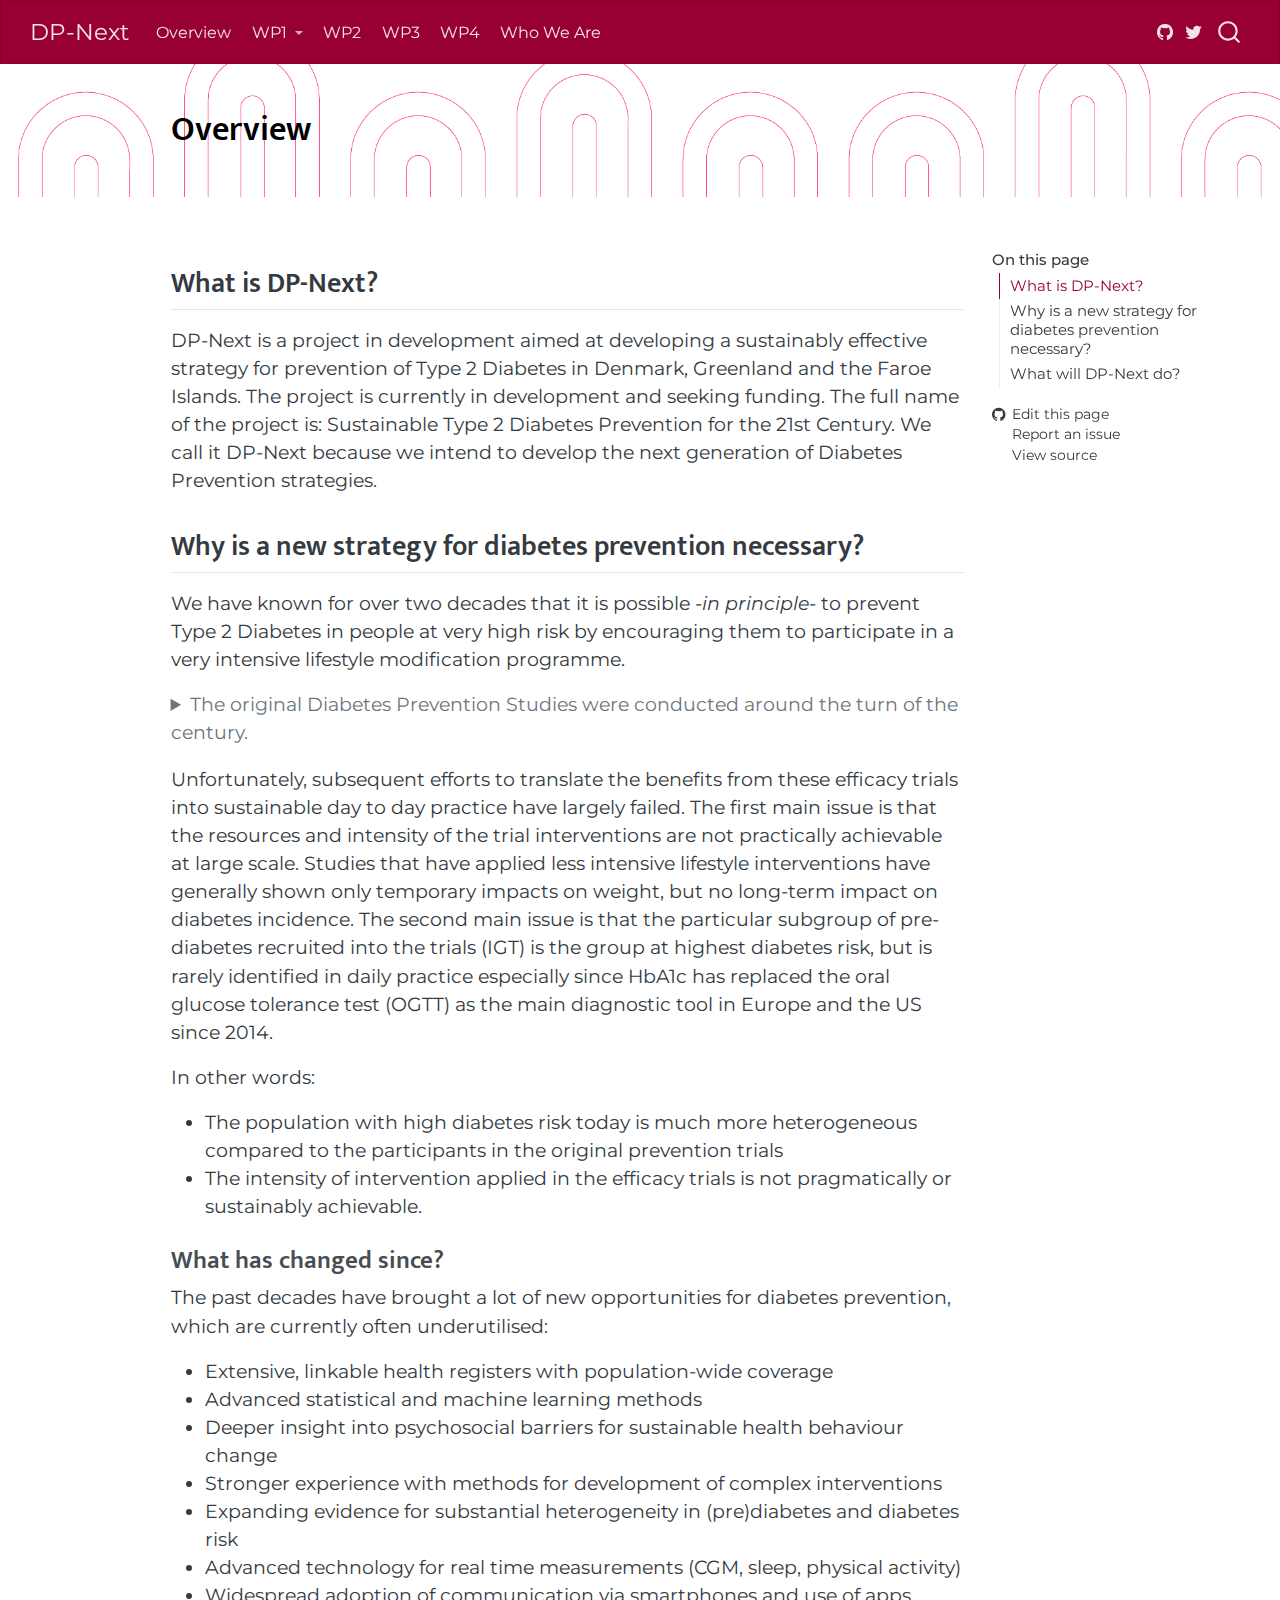
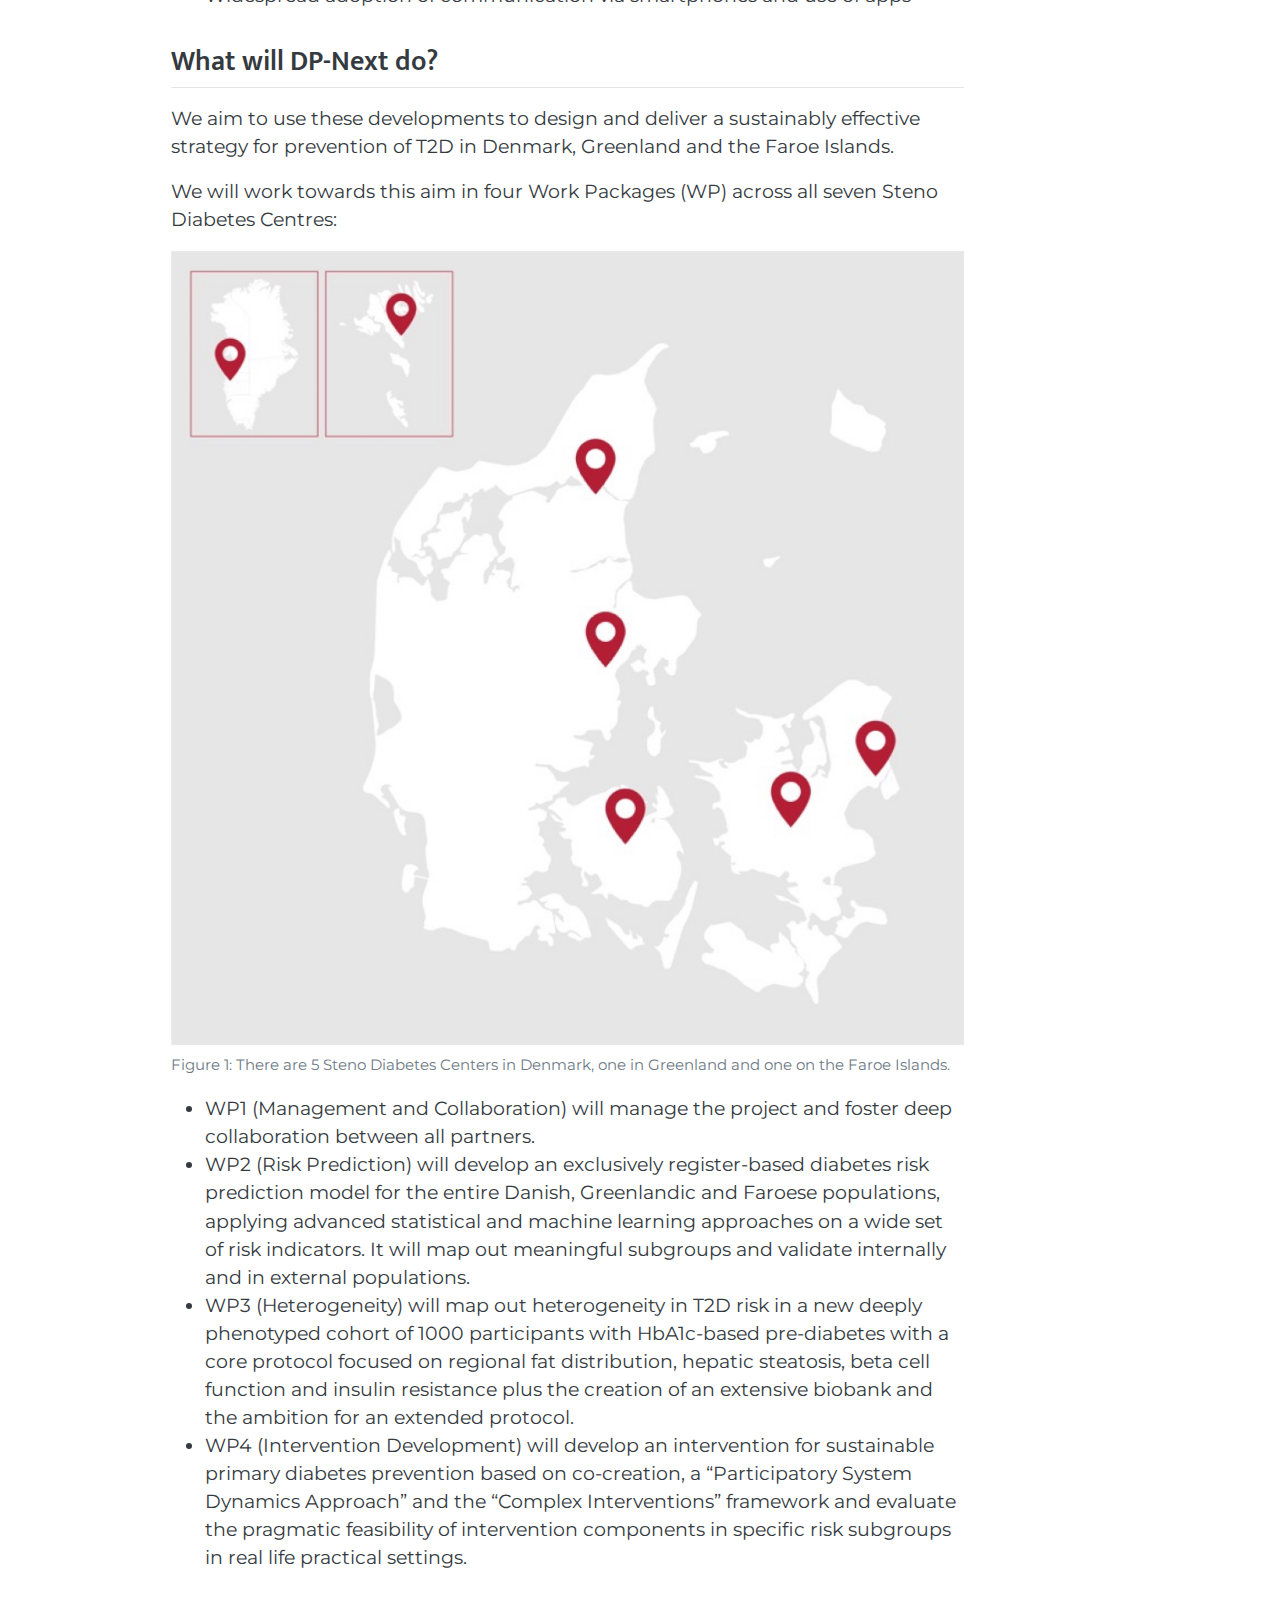
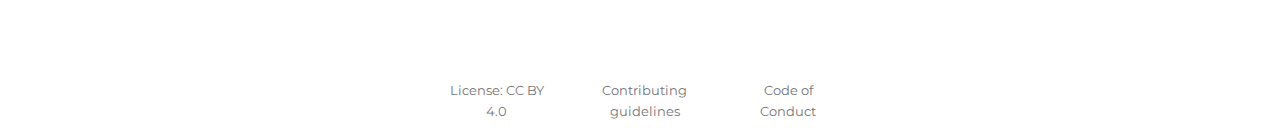
<file: index.html>
<!DOCTYPE html>
<html xmlns="http://www.w3.org/1999/xhtml" lang="en" xml:lang="en"><head>

<meta charset="utf-8">
<meta name="generator" content="quarto-1.5.53">

<meta name="viewport" content="width=device-width, initial-scale=1.0, user-scalable=yes">


<title>Overview – DP-Next</title>
<style>
code{white-space: pre-wrap;}
span.smallcaps{font-variant: small-caps;}
div.columns{display: flex; gap: min(4vw, 1.5em);}
div.column{flex: auto; overflow-x: auto;}
div.hanging-indent{margin-left: 1.5em; text-indent: -1.5em;}
ul.task-list{list-style: none;}
ul.task-list li input[type="checkbox"] {
  width: 0.8em;
  margin: 0 0.8em 0.2em -1em; /* quarto-specific, see https://github.com/quarto-dev/quarto-cli/issues/4556 */ 
  vertical-align: middle;
}
</style>


<script src="site_libs/quarto-nav/quarto-nav.js"></script>
<script src="site_libs/clipboard/clipboard.min.js"></script>
<script src="site_libs/quarto-search/autocomplete.umd.js"></script>
<script src="site_libs/quarto-search/fuse.min.js"></script>
<script src="site_libs/quarto-search/quarto-search.js"></script>
<meta name="quarto:offset" content="./">
<script src="site_libs/quarto-html/quarto.js"></script>
<script src="site_libs/quarto-html/popper.min.js"></script>
<script src="site_libs/quarto-html/tippy.umd.min.js"></script>
<script src="site_libs/quarto-html/anchor.min.js"></script>
<link href="site_libs/quarto-html/tippy.css" rel="stylesheet">
<link href="site_libs/quarto-html/quarto-syntax-highlighting.css" rel="stylesheet" id="quarto-text-highlighting-styles">
<script src="site_libs/bootstrap/bootstrap.min.js"></script>
<link href="site_libs/bootstrap/bootstrap-icons.css" rel="stylesheet">
<link href="site_libs/bootstrap/bootstrap.min.css" rel="stylesheet" id="quarto-bootstrap" data-mode="light">
<script id="quarto-search-options" type="application/json">{
  "location": "navbar",
  "copy-button": false,
  "collapse-after": 3,
  "panel-placement": "end",
  "type": "overlay",
  "limit": 50,
  "keyboard-shortcut": [
    "f",
    "/",
    "s"
  ],
  "language": {
    "search-no-results-text": "No results",
    "search-matching-documents-text": "matching documents",
    "search-copy-link-title": "Copy link to search",
    "search-hide-matches-text": "Hide additional matches",
    "search-more-match-text": "more match in this document",
    "search-more-matches-text": "more matches in this document",
    "search-clear-button-title": "Clear",
    "search-text-placeholder": "",
    "search-detached-cancel-button-title": "Cancel",
    "search-submit-button-title": "Submit",
    "search-label": "Search"
  }
}</script>
<style>

      .quarto-title-block .quarto-title-banner {
        background-image: url(site_libs/quarto-contrib/quarto-project/steno-aarhus/sdca-theme/images/banner-faded.png);
background-size: cover;
      }
</style>


</head>

<body class="nav-fixed">

<div id="quarto-search-results"></div>
  <header id="quarto-header" class="headroom fixed-top quarto-banner">
    <nav class="navbar navbar-expand-lg " data-bs-theme="dark">
      <div class="navbar-container container-fluid">
      <div class="navbar-brand-container mx-auto">
    <a class="navbar-brand" href="./index.html">
    <span class="navbar-title">DP-Next</span>
    </a>
  </div>
            <div id="quarto-search" class="" title="Search"></div>
          <button class="navbar-toggler" type="button" data-bs-toggle="collapse" data-bs-target="#navbarCollapse" aria-controls="navbarCollapse" role="menu" aria-expanded="false" aria-label="Toggle navigation" onclick="if (window.quartoToggleHeadroom) { window.quartoToggleHeadroom(); }">
  <span class="navbar-toggler-icon"></span>
</button>
          <div class="collapse navbar-collapse" id="navbarCollapse">
            <ul class="navbar-nav navbar-nav-scroll me-auto">
  <li class="nav-item">
    <a class="nav-link active" href="./index.html" aria-current="page"> 
<span class="menu-text">Overview</span></a>
  </li>  
  <li class="nav-item dropdown ">
    <a class="nav-link dropdown-toggle" href="#" id="nav-menu-wp1" role="link" data-bs-toggle="dropdown" aria-expanded="false">
 <span class="menu-text">WP1</span>
    </a>
    <ul class="dropdown-menu" aria-labelledby="nav-menu-wp1">    
        <li>
    <a class="dropdown-item" href="./wp1/index.html">
 <span class="dropdown-text">Abstract</span></a>
  </li>  
        <li>
    <a class="dropdown-item" href="./wp1/introduction.html">
 <span class="dropdown-text">Introduction</span></a>
  </li>  
        <li>
    <a class="dropdown-item" href="./wp1/strategy.html">
 <span class="dropdown-text">Strategy</span></a>
  </li>  
        <li>
    <a class="dropdown-item" href="./wp1/roadmap.html">
 <span class="dropdown-text">Roadmap</span></a>
  </li>  
        <li>
    <a class="dropdown-item" href="./wp1/application.html">
 <span class="dropdown-text">Applications</span></a>
  </li>  
    </ul>
  </li>
  <li class="nav-item">
    <a class="nav-link" href="./wp2.html"> 
<span class="menu-text">WP2</span></a>
  </li>  
  <li class="nav-item">
    <a class="nav-link" href="./wp3.html"> 
<span class="menu-text">WP3</span></a>
  </li>  
  <li class="nav-item">
    <a class="nav-link" href="./wp4.html"> 
<span class="menu-text">WP4</span></a>
  </li>  
  <li class="nav-item">
    <a class="nav-link" href="./who-we-are.html"> 
<span class="menu-text">Who We Are</span></a>
  </li>  
</ul>
          </div> <!-- /navcollapse -->
            <div class="quarto-navbar-tools">
    <a href="https://github.com/steno-aarhus/" title="" class="quarto-navigation-tool px-1" aria-label=""><i class="bi bi-github"></i></a>
    <a href="https://twitter.com/StenoAarhusRes" title="" class="quarto-navigation-tool px-1" aria-label=""><i class="bi bi-twitter"></i></a>
</div>
      </div> <!-- /container-fluid -->
    </nav>
</header>
<!-- content -->
<header id="title-block-header" class="quarto-title-block default page-columns page-full">
  <div class="quarto-title-banner page-columns page-full">
    <div class="quarto-title column-body">
      <h1 class="title">Overview</h1>
                      </div>
  </div>
    
  
  <div class="quarto-title-meta">

      
    
      
    </div>
    
  
  </header><div id="quarto-content" class="quarto-container page-columns page-rows-contents page-layout-article page-navbar">
<!-- sidebar -->
<!-- margin-sidebar -->
    <div id="quarto-margin-sidebar" class="sidebar margin-sidebar">
        <nav id="TOC" role="doc-toc" class="toc-active">
    <h2 id="toc-title">On this page</h2>
   
  <ul>
  <li><a href="#what-is-dp-next" id="toc-what-is-dp-next" class="nav-link active" data-scroll-target="#what-is-dp-next">What is DP-Next?</a></li>
  <li><a href="#why-is-a-new-strategy-for-diabetes-prevention-necessary" id="toc-why-is-a-new-strategy-for-diabetes-prevention-necessary" class="nav-link" data-scroll-target="#why-is-a-new-strategy-for-diabetes-prevention-necessary">Why is a new strategy for diabetes prevention necessary?</a>
  <ul class="collapse">
  <li><a href="#what-has-changed-since" id="toc-what-has-changed-since" class="nav-link" data-scroll-target="#what-has-changed-since">What has changed since?</a></li>
  </ul></li>
  <li><a href="#what-will-dp-next-do" id="toc-what-will-dp-next-do" class="nav-link" data-scroll-target="#what-will-dp-next-do">What will DP-Next do?</a></li>
  </ul>
<div class="toc-actions"><ul><li><a href="https://github.com/steno-aarhus/dp-next/edit/main/index.qmd" class="toc-action"><i class="bi bi-github"></i>Edit this page</a></li><li><a href="https://github.com/steno-aarhus/dp-next/issues/new" class="toc-action"><i class="bi empty"></i>Report an issue</a></li><li><a href="https://github.com/steno-aarhus/dp-next/blob/main/index.qmd" class="toc-action"><i class="bi empty"></i>View source</a></li></ul></div></nav>
    </div>
<!-- main -->
<main class="content quarto-banner-title-block" id="quarto-document-content">





<section id="what-is-dp-next" class="level2">
<h2 class="anchored" data-anchor-id="what-is-dp-next">What is DP-Next?</h2>
<p>DP-Next is a project in development aimed at developing a sustainably effective strategy for prevention of Type 2 Diabetes in Denmark, Greenland and the Faroe Islands. The project is currently in development and seeking funding. The full name of the project is: Sustainable Type 2 Diabetes Prevention for the 21st Century. We call it DP-Next because we intend to develop the next generation of Diabetes Prevention strategies.</p>
</section>
<section id="why-is-a-new-strategy-for-diabetes-prevention-necessary" class="level2">
<h2 class="anchored" data-anchor-id="why-is-a-new-strategy-for-diabetes-prevention-necessary">Why is a new strategy for diabetes prevention necessary?</h2>
<p>We have known for over two decades that it is possible <em>-in principle-</em> to prevent Type 2 Diabetes in people at very high risk by encouraging them to participate in a very intensive lifestyle modification programme.</p>
<details>
<summary>
The original Diabetes Prevention Studies were conducted around the turn of the century.
</summary>
<ul>
<li>
The <a href="https://doi.org/10.1056/nejmoa012512">Diabetes Prevention Program</a> (USA)
</li>
<li>
The <a href="https://doi.org/10.1056/nejm200105033441801">Diabetes Prevention Study</a> (Finland)
</li>
<li>
The <a href="https://doi.org/10.2337/diacare.20.4.537">Da Qing Study</a> (China)
</li>
</ul>
</details>
<p>Unfortunately, subsequent efforts to translate the benefits from these efficacy trials into sustainable day to day practice have largely failed. The first main issue is that the resources and intensity of the trial interventions are not practically achievable at large scale. Studies that have applied less intensive lifestyle interventions have generally shown only temporary impacts on weight, but no long-term impact on diabetes incidence. The second main issue is that the particular subgroup of pre-diabetes recruited into the trials (IGT) is the group at highest diabetes risk, but is rarely identified in daily practice especially since HbA1c has replaced the oral glucose tolerance test (OGTT) as the main diagnostic tool in Europe and the US since 2014.</p>
<p>In other words:</p>
<ul>
<li>The population with high diabetes risk today is much more heterogeneous compared to the participants in the original prevention trials</li>
<li>The intensity of intervention applied in the efficacy trials is not pragmatically or sustainably achievable.</li>
</ul>
<section id="what-has-changed-since" class="level3">
<h3 class="anchored" data-anchor-id="what-has-changed-since">What has changed since?</h3>
<p>The past decades have brought a lot of new opportunities for diabetes prevention, which are currently often underutilised:</p>
<ul>
<li>Extensive, linkable health registers with population-wide coverage</li>
<li>Advanced statistical and machine learning methods</li>
<li>Deeper insight into psychosocial barriers for sustainable health behaviour change</li>
<li>Stronger experience with methods for development of complex interventions</li>
<li>Expanding evidence for substantial heterogeneity in (pre)diabetes and diabetes risk</li>
<li>Advanced technology for real time measurements (CGM, sleep, physical activity)</li>
<li>Widespread adoption of communication via smartphones and use of apps</li>
</ul>
</section>
</section>
<section id="what-will-dp-next-do" class="level2">
<h2 class="anchored" data-anchor-id="what-will-dp-next-do">What will DP-Next do?</h2>
<p>We aim to use these developments to design and deliver a sustainably effective strategy for prevention of T2D in Denmark, Greenland and the Faroe Islands.</p>
<p>We will work towards this aim in four Work Packages (WP) across all seven Steno Diabetes Centres:</p>
<div id="fig-map-steno-centers" class="quarto-float quarto-figure quarto-figure-center anchored">
<figure class="quarto-float quarto-float-fig figure">
<div aria-describedby="fig-map-steno-centers-caption-0ceaefa1-69ba-4598-a22c-09a6ac19f8ca">
<img src="images/map-steno-centers.jpg" class="img-fluid figure-img">
</div>
<figcaption class="quarto-float-caption-bottom quarto-float-caption quarto-float-fig" id="fig-map-steno-centers-caption-0ceaefa1-69ba-4598-a22c-09a6ac19f8ca">
Figure&nbsp;1: There are 5 Steno Diabetes Centers in Denmark, one in Greenland and one on the Faroe Islands.
</figcaption>
</figure>
</div>
<ul>
<li>WP1 (Management and Collaboration) will manage the project and foster deep collaboration between all partners.</li>
<li>WP2 (Risk Prediction) will develop an exclusively register-based diabetes risk prediction model for the entire Danish, Greenlandic and Faroese populations, applying advanced statistical and machine learning approaches on a wide set of risk indicators. It will map out meaningful subgroups and validate internally and in external populations.</li>
<li>WP3 (Heterogeneity) will map out heterogeneity in T2D risk in a new deeply phenotyped cohort of 1000 participants with HbA1c-based pre-diabetes with a core protocol focused on regional fat distribution, hepatic steatosis, beta cell function and insulin resistance plus the creation of an extensive biobank and the ambition for an extended protocol.</li>
<li>WP4 (Intervention Development) will develop an intervention for sustainable primary diabetes prevention based on co-creation, a “Participatory System Dynamics Approach” and the “Complex Interventions” framework and evaluate the pragmatic feasibility of intervention components in specific risk subgroups in real life practical settings.</li>
</ul>


</section>

</main> <!-- /main -->
<script id="quarto-html-after-body" type="application/javascript">
window.document.addEventListener("DOMContentLoaded", function (event) {
  const toggleBodyColorMode = (bsSheetEl) => {
    const mode = bsSheetEl.getAttribute("data-mode");
    const bodyEl = window.document.querySelector("body");
    if (mode === "dark") {
      bodyEl.classList.add("quarto-dark");
      bodyEl.classList.remove("quarto-light");
    } else {
      bodyEl.classList.add("quarto-light");
      bodyEl.classList.remove("quarto-dark");
    }
  }
  const toggleBodyColorPrimary = () => {
    const bsSheetEl = window.document.querySelector("link#quarto-bootstrap");
    if (bsSheetEl) {
      toggleBodyColorMode(bsSheetEl);
    }
  }
  toggleBodyColorPrimary();  
  const icon = "";
  const anchorJS = new window.AnchorJS();
  anchorJS.options = {
    placement: 'right',
    icon: icon
  };
  anchorJS.add('.anchored');
  const isCodeAnnotation = (el) => {
    for (const clz of el.classList) {
      if (clz.startsWith('code-annotation-')) {                     
        return true;
      }
    }
    return false;
  }
  const onCopySuccess = function(e) {
    // button target
    const button = e.trigger;
    // don't keep focus
    button.blur();
    // flash "checked"
    button.classList.add('code-copy-button-checked');
    var currentTitle = button.getAttribute("title");
    button.setAttribute("title", "Copied!");
    let tooltip;
    if (window.bootstrap) {
      button.setAttribute("data-bs-toggle", "tooltip");
      button.setAttribute("data-bs-placement", "left");
      button.setAttribute("data-bs-title", "Copied!");
      tooltip = new bootstrap.Tooltip(button, 
        { trigger: "manual", 
          customClass: "code-copy-button-tooltip",
          offset: [0, -8]});
      tooltip.show();    
    }
    setTimeout(function() {
      if (tooltip) {
        tooltip.hide();
        button.removeAttribute("data-bs-title");
        button.removeAttribute("data-bs-toggle");
        button.removeAttribute("data-bs-placement");
      }
      button.setAttribute("title", currentTitle);
      button.classList.remove('code-copy-button-checked');
    }, 1000);
    // clear code selection
    e.clearSelection();
  }
  const getTextToCopy = function(trigger) {
      const codeEl = trigger.previousElementSibling.cloneNode(true);
      for (const childEl of codeEl.children) {
        if (isCodeAnnotation(childEl)) {
          childEl.remove();
        }
      }
      return codeEl.innerText;
  }
  const clipboard = new window.ClipboardJS('.code-copy-button:not([data-in-quarto-modal])', {
    text: getTextToCopy
  });
  clipboard.on('success', onCopySuccess);
  if (window.document.getElementById('quarto-embedded-source-code-modal')) {
    // For code content inside modals, clipBoardJS needs to be initialized with a container option
    // TODO: Check when it could be a function (https://github.com/zenorocha/clipboard.js/issues/860)
    const clipboardModal = new window.ClipboardJS('.code-copy-button[data-in-quarto-modal]', {
      text: getTextToCopy,
      container: window.document.getElementById('quarto-embedded-source-code-modal')
    });
    clipboardModal.on('success', onCopySuccess);
  }
    var localhostRegex = new RegExp(/^(?:http|https):\/\/localhost\:?[0-9]*\//);
    var mailtoRegex = new RegExp(/^mailto:/);
      var filterRegex = new RegExp("https:\/\/steno-aarhus\.github\.io\/dp-next\/");
    var isInternal = (href) => {
        return filterRegex.test(href) || localhostRegex.test(href) || mailtoRegex.test(href);
    }
    // Inspect non-navigation links and adorn them if external
 	var links = window.document.querySelectorAll('a[href]:not(.nav-link):not(.navbar-brand):not(.toc-action):not(.sidebar-link):not(.sidebar-item-toggle):not(.pagination-link):not(.no-external):not([aria-hidden]):not(.dropdown-item):not(.quarto-navigation-tool):not(.about-link)');
    for (var i=0; i<links.length; i++) {
      const link = links[i];
      if (!isInternal(link.href)) {
        // undo the damage that might have been done by quarto-nav.js in the case of
        // links that we want to consider external
        if (link.dataset.originalHref !== undefined) {
          link.href = link.dataset.originalHref;
        }
      }
    }
  function tippyHover(el, contentFn, onTriggerFn, onUntriggerFn) {
    const config = {
      allowHTML: true,
      maxWidth: 500,
      delay: 100,
      arrow: false,
      appendTo: function(el) {
          return el.parentElement;
      },
      interactive: true,
      interactiveBorder: 10,
      theme: 'quarto',
      placement: 'bottom-start',
    };
    if (contentFn) {
      config.content = contentFn;
    }
    if (onTriggerFn) {
      config.onTrigger = onTriggerFn;
    }
    if (onUntriggerFn) {
      config.onUntrigger = onUntriggerFn;
    }
    window.tippy(el, config); 
  }
  const noterefs = window.document.querySelectorAll('a[role="doc-noteref"]');
  for (var i=0; i<noterefs.length; i++) {
    const ref = noterefs[i];
    tippyHover(ref, function() {
      // use id or data attribute instead here
      let href = ref.getAttribute('data-footnote-href') || ref.getAttribute('href');
      try { href = new URL(href).hash; } catch {}
      const id = href.replace(/^#\/?/, "");
      const note = window.document.getElementById(id);
      if (note) {
        return note.innerHTML;
      } else {
        return "";
      }
    });
  }
  const xrefs = window.document.querySelectorAll('a.quarto-xref');
  const processXRef = (id, note) => {
    // Strip column container classes
    const stripColumnClz = (el) => {
      el.classList.remove("page-full", "page-columns");
      if (el.children) {
        for (const child of el.children) {
          stripColumnClz(child);
        }
      }
    }
    stripColumnClz(note)
    if (id === null || id.startsWith('sec-')) {
      // Special case sections, only their first couple elements
      const container = document.createElement("div");
      if (note.children && note.children.length > 2) {
        container.appendChild(note.children[0].cloneNode(true));
        for (let i = 1; i < note.children.length; i++) {
          const child = note.children[i];
          if (child.tagName === "P" && child.innerText === "") {
            continue;
          } else {
            container.appendChild(child.cloneNode(true));
            break;
          }
        }
        if (window.Quarto?.typesetMath) {
          window.Quarto.typesetMath(container);
        }
        return container.innerHTML
      } else {
        if (window.Quarto?.typesetMath) {
          window.Quarto.typesetMath(note);
        }
        return note.innerHTML;
      }
    } else {
      // Remove any anchor links if they are present
      const anchorLink = note.querySelector('a.anchorjs-link');
      if (anchorLink) {
        anchorLink.remove();
      }
      if (window.Quarto?.typesetMath) {
        window.Quarto.typesetMath(note);
      }
      // TODO in 1.5, we should make sure this works without a callout special case
      if (note.classList.contains("callout")) {
        return note.outerHTML;
      } else {
        return note.innerHTML;
      }
    }
  }
  for (var i=0; i<xrefs.length; i++) {
    const xref = xrefs[i];
    tippyHover(xref, undefined, function(instance) {
      instance.disable();
      let url = xref.getAttribute('href');
      let hash = undefined; 
      if (url.startsWith('#')) {
        hash = url;
      } else {
        try { hash = new URL(url).hash; } catch {}
      }
      if (hash) {
        const id = hash.replace(/^#\/?/, "");
        const note = window.document.getElementById(id);
        if (note !== null) {
          try {
            const html = processXRef(id, note.cloneNode(true));
            instance.setContent(html);
          } finally {
            instance.enable();
            instance.show();
          }
        } else {
          // See if we can fetch this
          fetch(url.split('#')[0])
          .then(res => res.text())
          .then(html => {
            const parser = new DOMParser();
            const htmlDoc = parser.parseFromString(html, "text/html");
            const note = htmlDoc.getElementById(id);
            if (note !== null) {
              const html = processXRef(id, note);
              instance.setContent(html);
            } 
          }).finally(() => {
            instance.enable();
            instance.show();
          });
        }
      } else {
        // See if we can fetch a full url (with no hash to target)
        // This is a special case and we should probably do some content thinning / targeting
        fetch(url)
        .then(res => res.text())
        .then(html => {
          const parser = new DOMParser();
          const htmlDoc = parser.parseFromString(html, "text/html");
          const note = htmlDoc.querySelector('main.content');
          if (note !== null) {
            // This should only happen for chapter cross references
            // (since there is no id in the URL)
            // remove the first header
            if (note.children.length > 0 && note.children[0].tagName === "HEADER") {
              note.children[0].remove();
            }
            const html = processXRef(null, note);
            instance.setContent(html);
          } 
        }).finally(() => {
          instance.enable();
          instance.show();
        });
      }
    }, function(instance) {
    });
  }
      let selectedAnnoteEl;
      const selectorForAnnotation = ( cell, annotation) => {
        let cellAttr = 'data-code-cell="' + cell + '"';
        let lineAttr = 'data-code-annotation="' +  annotation + '"';
        const selector = 'span[' + cellAttr + '][' + lineAttr + ']';
        return selector;
      }
      const selectCodeLines = (annoteEl) => {
        const doc = window.document;
        const targetCell = annoteEl.getAttribute("data-target-cell");
        const targetAnnotation = annoteEl.getAttribute("data-target-annotation");
        const annoteSpan = window.document.querySelector(selectorForAnnotation(targetCell, targetAnnotation));
        const lines = annoteSpan.getAttribute("data-code-lines").split(",");
        const lineIds = lines.map((line) => {
          return targetCell + "-" + line;
        })
        let top = null;
        let height = null;
        let parent = null;
        if (lineIds.length > 0) {
            //compute the position of the single el (top and bottom and make a div)
            const el = window.document.getElementById(lineIds[0]);
            top = el.offsetTop;
            height = el.offsetHeight;
            parent = el.parentElement.parentElement;
          if (lineIds.length > 1) {
            const lastEl = window.document.getElementById(lineIds[lineIds.length - 1]);
            const bottom = lastEl.offsetTop + lastEl.offsetHeight;
            height = bottom - top;
          }
          if (top !== null && height !== null && parent !== null) {
            // cook up a div (if necessary) and position it 
            let div = window.document.getElementById("code-annotation-line-highlight");
            if (div === null) {
              div = window.document.createElement("div");
              div.setAttribute("id", "code-annotation-line-highlight");
              div.style.position = 'absolute';
              parent.appendChild(div);
            }
            div.style.top = top - 2 + "px";
            div.style.height = height + 4 + "px";
            div.style.left = 0;
            let gutterDiv = window.document.getElementById("code-annotation-line-highlight-gutter");
            if (gutterDiv === null) {
              gutterDiv = window.document.createElement("div");
              gutterDiv.setAttribute("id", "code-annotation-line-highlight-gutter");
              gutterDiv.style.position = 'absolute';
              const codeCell = window.document.getElementById(targetCell);
              const gutter = codeCell.querySelector('.code-annotation-gutter');
              gutter.appendChild(gutterDiv);
            }
            gutterDiv.style.top = top - 2 + "px";
            gutterDiv.style.height = height + 4 + "px";
          }
          selectedAnnoteEl = annoteEl;
        }
      };
      const unselectCodeLines = () => {
        const elementsIds = ["code-annotation-line-highlight", "code-annotation-line-highlight-gutter"];
        elementsIds.forEach((elId) => {
          const div = window.document.getElementById(elId);
          if (div) {
            div.remove();
          }
        });
        selectedAnnoteEl = undefined;
      };
        // Handle positioning of the toggle
    window.addEventListener(
      "resize",
      throttle(() => {
        elRect = undefined;
        if (selectedAnnoteEl) {
          selectCodeLines(selectedAnnoteEl);
        }
      }, 10)
    );
    function throttle(fn, ms) {
    let throttle = false;
    let timer;
      return (...args) => {
        if(!throttle) { // first call gets through
            fn.apply(this, args);
            throttle = true;
        } else { // all the others get throttled
            if(timer) clearTimeout(timer); // cancel #2
            timer = setTimeout(() => {
              fn.apply(this, args);
              timer = throttle = false;
            }, ms);
        }
      };
    }
      // Attach click handler to the DT
      const annoteDls = window.document.querySelectorAll('dt[data-target-cell]');
      for (const annoteDlNode of annoteDls) {
        annoteDlNode.addEventListener('click', (event) => {
          const clickedEl = event.target;
          if (clickedEl !== selectedAnnoteEl) {
            unselectCodeLines();
            const activeEl = window.document.querySelector('dt[data-target-cell].code-annotation-active');
            if (activeEl) {
              activeEl.classList.remove('code-annotation-active');
            }
            selectCodeLines(clickedEl);
            clickedEl.classList.add('code-annotation-active');
          } else {
            // Unselect the line
            unselectCodeLines();
            clickedEl.classList.remove('code-annotation-active');
          }
        });
      }
  const findCites = (el) => {
    const parentEl = el.parentElement;
    if (parentEl) {
      const cites = parentEl.dataset.cites;
      if (cites) {
        return {
          el,
          cites: cites.split(' ')
        };
      } else {
        return findCites(el.parentElement)
      }
    } else {
      return undefined;
    }
  };
  var bibliorefs = window.document.querySelectorAll('a[role="doc-biblioref"]');
  for (var i=0; i<bibliorefs.length; i++) {
    const ref = bibliorefs[i];
    const citeInfo = findCites(ref);
    if (citeInfo) {
      tippyHover(citeInfo.el, function() {
        var popup = window.document.createElement('div');
        citeInfo.cites.forEach(function(cite) {
          var citeDiv = window.document.createElement('div');
          citeDiv.classList.add('hanging-indent');
          citeDiv.classList.add('csl-entry');
          var biblioDiv = window.document.getElementById('ref-' + cite);
          if (biblioDiv) {
            citeDiv.innerHTML = biblioDiv.innerHTML;
          }
          popup.appendChild(citeDiv);
        });
        return popup.innerHTML;
      });
    }
  }
});
</script>
</div> <!-- /content -->
<footer class="footer">
  <div class="nav-footer">
    <div class="nav-footer-left">
      &nbsp;
    </div>   
    <div class="nav-footer-center">
      <ul class="footer-items list-unstyled">
    <li class="nav-item">
    <a class="nav-link" href="https://creativecommons.org/licenses/by/4.0/">
<p>License: CC BY 4.0</p>
</a>
  </li>  
    <li class="nav-item">
    <a class="nav-link" href="https://steno-aarhus.github.io/research/CONTRIBUTING.html">
<p>Contributing guidelines</p>
</a>
  </li>  
    <li class="nav-item">
    <a class="nav-link" href="https://steno-aarhus.github.io/research/CODE_OF_CONDUCT.html">
<p>Code of Conduct</p>
</a>
  </li>  
</ul>
    <div class="toc-actions d-sm-block d-md-none"><ul><li><a href="https://github.com/steno-aarhus/dp-next/edit/main/index.qmd" class="toc-action"><i class="bi bi-github"></i>Edit this page</a></li><li><a href="https://github.com/steno-aarhus/dp-next/issues/new" class="toc-action"><i class="bi empty"></i>Report an issue</a></li><li><a href="https://github.com/steno-aarhus/dp-next/blob/main/index.qmd" class="toc-action"><i class="bi empty"></i>View source</a></li></ul></div></div>
    <div class="nav-footer-right">
      &nbsp;
    </div>
  </div>
</footer>




</body></html>
</file>
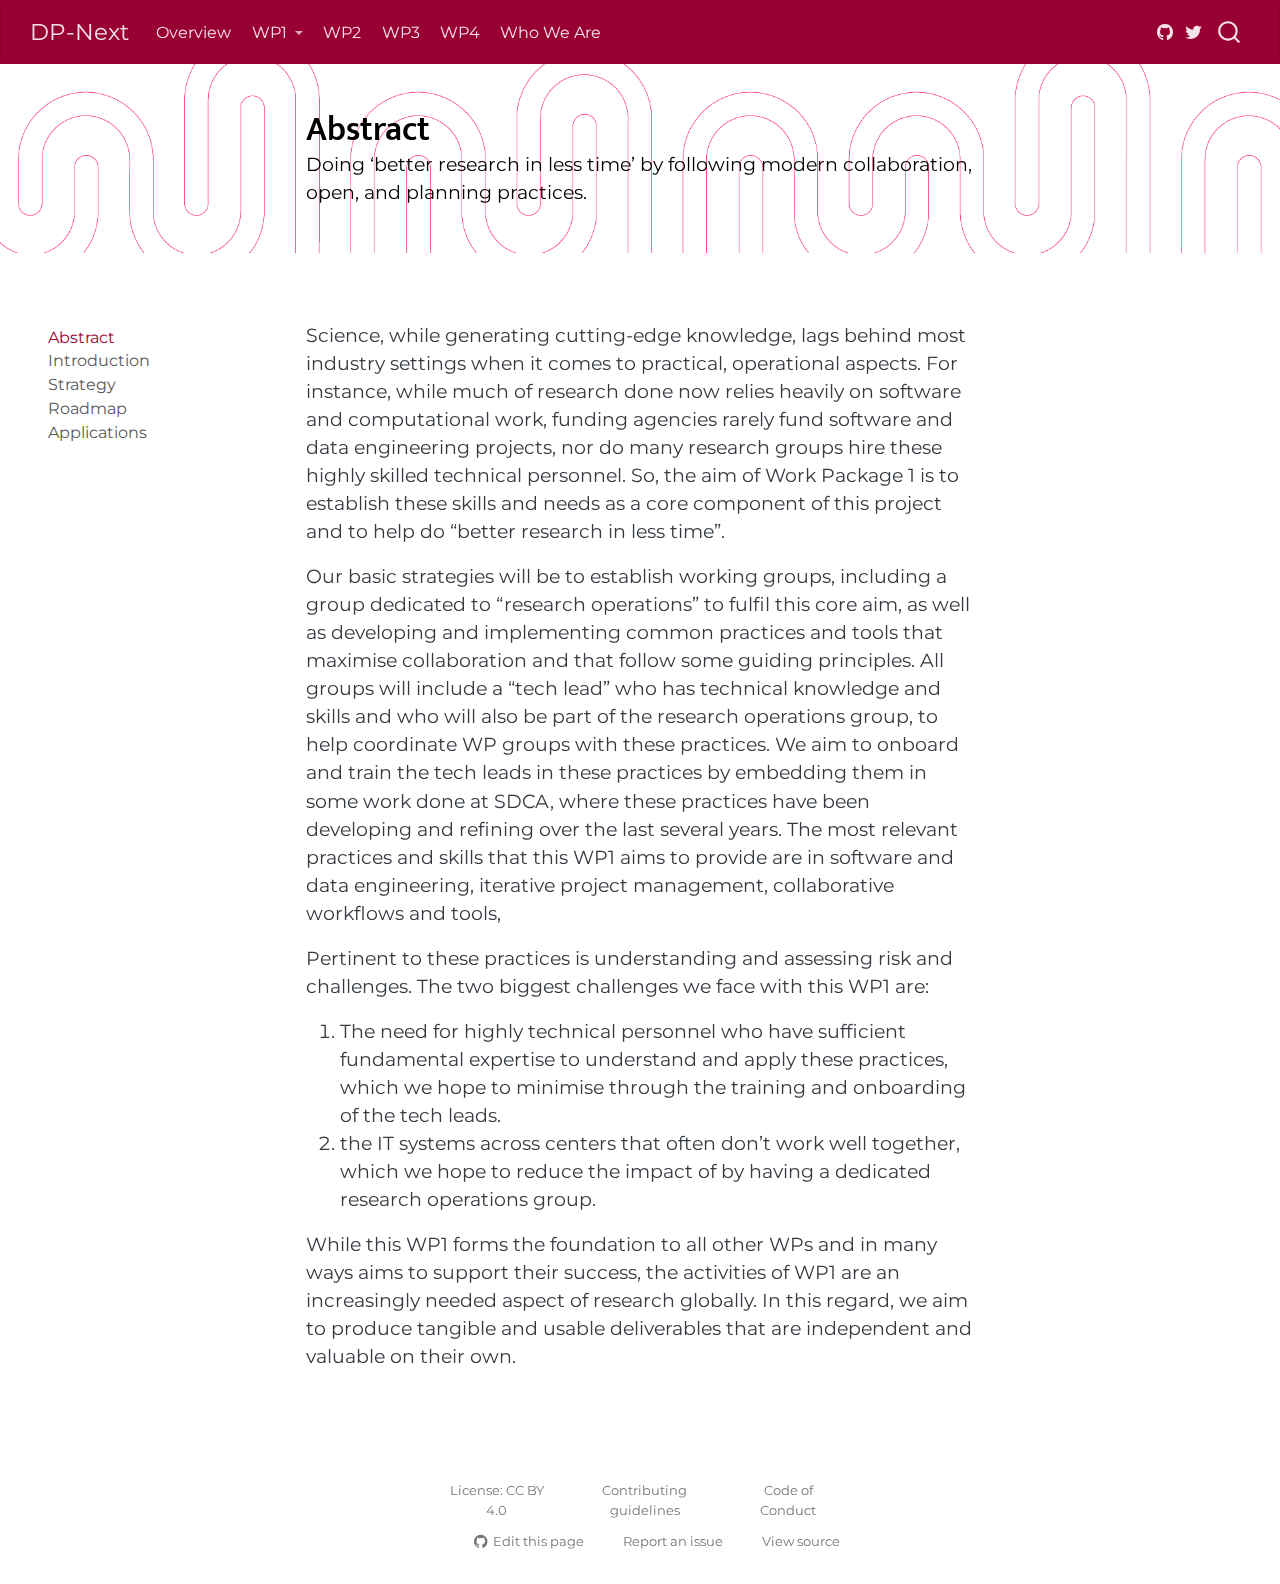
<file: wp1/index.html>
<!DOCTYPE html>
<html xmlns="http://www.w3.org/1999/xhtml" lang="en" xml:lang="en"><head>

<meta charset="utf-8">
<meta name="generator" content="quarto-1.5.53">

<meta name="viewport" content="width=device-width, initial-scale=1.0, user-scalable=yes">

<meta name="description" content="Doing ‘better research in less time’ by following modern collaboration, open, and planning practices.">

<title>Abstract – DP-Next</title>
<style>
code{white-space: pre-wrap;}
span.smallcaps{font-variant: small-caps;}
div.columns{display: flex; gap: min(4vw, 1.5em);}
div.column{flex: auto; overflow-x: auto;}
div.hanging-indent{margin-left: 1.5em; text-indent: -1.5em;}
ul.task-list{list-style: none;}
ul.task-list li input[type="checkbox"] {
  width: 0.8em;
  margin: 0 0.8em 0.2em -1em; /* quarto-specific, see https://github.com/quarto-dev/quarto-cli/issues/4556 */ 
  vertical-align: middle;
}
</style>


<script src="../site_libs/quarto-nav/quarto-nav.js"></script>
<script src="../site_libs/clipboard/clipboard.min.js"></script>
<script src="../site_libs/quarto-search/autocomplete.umd.js"></script>
<script src="../site_libs/quarto-search/fuse.min.js"></script>
<script src="../site_libs/quarto-search/quarto-search.js"></script>
<meta name="quarto:offset" content="../">
<script src="../site_libs/quarto-html/quarto.js"></script>
<script src="../site_libs/quarto-html/popper.min.js"></script>
<script src="../site_libs/quarto-html/tippy.umd.min.js"></script>
<script src="../site_libs/quarto-html/anchor.min.js"></script>
<link href="../site_libs/quarto-html/tippy.css" rel="stylesheet">
<link href="../site_libs/quarto-html/quarto-syntax-highlighting.css" rel="stylesheet" id="quarto-text-highlighting-styles">
<script src="../site_libs/bootstrap/bootstrap.min.js"></script>
<link href="../site_libs/bootstrap/bootstrap-icons.css" rel="stylesheet">
<link href="../site_libs/bootstrap/bootstrap.min.css" rel="stylesheet" id="quarto-bootstrap" data-mode="light">
<script id="quarto-search-options" type="application/json">{
  "location": "navbar",
  "copy-button": false,
  "collapse-after": 3,
  "panel-placement": "end",
  "type": "overlay",
  "limit": 50,
  "keyboard-shortcut": [
    "f",
    "/",
    "s"
  ],
  "language": {
    "search-no-results-text": "No results",
    "search-matching-documents-text": "matching documents",
    "search-copy-link-title": "Copy link to search",
    "search-hide-matches-text": "Hide additional matches",
    "search-more-match-text": "more match in this document",
    "search-more-matches-text": "more matches in this document",
    "search-clear-button-title": "Clear",
    "search-text-placeholder": "",
    "search-detached-cancel-button-title": "Cancel",
    "search-submit-button-title": "Submit",
    "search-label": "Search"
  }
}</script>
<style>

      .quarto-title-block .quarto-title-banner {
        background-image: url(../site_libs/quarto-contrib/quarto-project/steno-aarhus/sdca-theme/images/banner-faded.png);
background-size: cover;
      }
</style>


</head>

<body class="nav-sidebar floating nav-fixed">

<div id="quarto-search-results"></div>
  <header id="quarto-header" class="headroom fixed-top quarto-banner">
    <nav class="navbar navbar-expand-lg " data-bs-theme="dark">
      <div class="navbar-container container-fluid">
      <div class="navbar-brand-container mx-auto">
    <a class="navbar-brand" href="../index.html">
    <span class="navbar-title">DP-Next</span>
    </a>
  </div>
            <div id="quarto-search" class="" title="Search"></div>
          <button class="navbar-toggler" type="button" data-bs-toggle="collapse" data-bs-target="#navbarCollapse" aria-controls="navbarCollapse" role="menu" aria-expanded="false" aria-label="Toggle navigation" onclick="if (window.quartoToggleHeadroom) { window.quartoToggleHeadroom(); }">
  <span class="navbar-toggler-icon"></span>
</button>
          <div class="collapse navbar-collapse" id="navbarCollapse">
            <ul class="navbar-nav navbar-nav-scroll me-auto">
  <li class="nav-item">
    <a class="nav-link" href="../index.html"> 
<span class="menu-text">Overview</span></a>
  </li>  
  <li class="nav-item dropdown ">
    <a class="nav-link dropdown-toggle" href="#" id="nav-menu-wp1" role="link" data-bs-toggle="dropdown" aria-expanded="false">
 <span class="menu-text">WP1</span>
    </a>
    <ul class="dropdown-menu" aria-labelledby="nav-menu-wp1">    
        <li>
    <a class="dropdown-item" href="../wp1/index.html">
 <span class="dropdown-text">Abstract</span></a>
  </li>  
        <li>
    <a class="dropdown-item" href="../wp1/introduction.html">
 <span class="dropdown-text">Introduction</span></a>
  </li>  
        <li>
    <a class="dropdown-item" href="../wp1/strategy.html">
 <span class="dropdown-text">Strategy</span></a>
  </li>  
        <li>
    <a class="dropdown-item" href="../wp1/roadmap.html">
 <span class="dropdown-text">Roadmap</span></a>
  </li>  
        <li>
    <a class="dropdown-item" href="../wp1/application.html">
 <span class="dropdown-text">Applications</span></a>
  </li>  
    </ul>
  </li>
  <li class="nav-item">
    <a class="nav-link" href="../wp2.html"> 
<span class="menu-text">WP2</span></a>
  </li>  
  <li class="nav-item">
    <a class="nav-link" href="../wp3.html"> 
<span class="menu-text">WP3</span></a>
  </li>  
  <li class="nav-item">
    <a class="nav-link" href="../wp4.html"> 
<span class="menu-text">WP4</span></a>
  </li>  
  <li class="nav-item">
    <a class="nav-link" href="../who-we-are.html"> 
<span class="menu-text">Who We Are</span></a>
  </li>  
</ul>
          </div> <!-- /navcollapse -->
            <div class="quarto-navbar-tools">
    <a href="https://github.com/steno-aarhus/" title="" class="quarto-navigation-tool px-1" aria-label=""><i class="bi bi-github"></i></a>
    <a href="https://twitter.com/StenoAarhusRes" title="" class="quarto-navigation-tool px-1" aria-label=""><i class="bi bi-twitter"></i></a>
</div>
      </div> <!-- /container-fluid -->
    </nav>
  <nav class="quarto-secondary-nav">
    <div class="container-fluid d-flex">
      <button type="button" class="quarto-btn-toggle btn" data-bs-toggle="collapse" role="button" data-bs-target=".quarto-sidebar-collapse-item" aria-controls="quarto-sidebar" aria-expanded="false" aria-label="Toggle sidebar navigation" onclick="if (window.quartoToggleHeadroom) { window.quartoToggleHeadroom(); }">
        <i class="bi bi-layout-text-sidebar-reverse"></i>
      </button>
        <nav class="quarto-page-breadcrumbs" aria-label="breadcrumb"><ol class="breadcrumb"><li class="breadcrumb-item"><a href="../wp1/index.html">Abstract</a></li></ol></nav>
        <a class="flex-grow-1" role="navigation" data-bs-toggle="collapse" data-bs-target=".quarto-sidebar-collapse-item" aria-controls="quarto-sidebar" aria-expanded="false" aria-label="Toggle sidebar navigation" onclick="if (window.quartoToggleHeadroom) { window.quartoToggleHeadroom(); }">      
        </a>
    </div>
  </nav>
</header>
<!-- content -->
<header id="title-block-header" class="quarto-title-block default page-columns page-full">
  <div class="quarto-title-banner page-columns page-full">
    <div class="quarto-title column-body">
      <h1 class="title">Abstract</h1>
                  <div>
        <div class="description">
          Doing ‘better research in less time’ by following modern collaboration, open, and planning practices.
        </div>
      </div>
                </div>
  </div>
    
  
  <div class="quarto-title-meta">

      
    
      
    </div>
    
  
  </header><div id="quarto-content" class="quarto-container page-columns page-rows-contents page-layout-article page-navbar">
<!-- sidebar -->
  <nav id="quarto-sidebar" class="sidebar collapse collapse-horizontal quarto-sidebar-collapse-item sidebar-navigation floating overflow-auto">
    <div class="sidebar-menu-container"> 
    <ul class="list-unstyled mt-1">
        <li class="sidebar-item">
  <div class="sidebar-item-container"> 
  <a href="../wp1/index.html" class="sidebar-item-text sidebar-link active">
 <span class="menu-text">Abstract</span></a>
  </div>
</li>
        <li class="sidebar-item">
  <div class="sidebar-item-container"> 
  <a href="../wp1/introduction.html" class="sidebar-item-text sidebar-link">
 <span class="menu-text">Introduction</span></a>
  </div>
</li>
        <li class="sidebar-item">
  <div class="sidebar-item-container"> 
  <a href="../wp1/strategy.html" class="sidebar-item-text sidebar-link">
 <span class="menu-text">Strategy</span></a>
  </div>
</li>
        <li class="sidebar-item">
  <div class="sidebar-item-container"> 
  <a href="../wp1/roadmap.html" class="sidebar-item-text sidebar-link">
 <span class="menu-text">Roadmap</span></a>
  </div>
</li>
        <li class="sidebar-item">
  <div class="sidebar-item-container"> 
  <a href="../wp1/application.html" class="sidebar-item-text sidebar-link">
 <span class="menu-text">Applications</span></a>
  </div>
</li>
    </ul>
    </div>
</nav>
<div id="quarto-sidebar-glass" class="quarto-sidebar-collapse-item" data-bs-toggle="collapse" data-bs-target=".quarto-sidebar-collapse-item"></div>
<!-- margin-sidebar -->
    <div id="quarto-margin-sidebar" class="sidebar margin-sidebar zindex-bottom">
        
    </div>
<!-- main -->
<main class="content quarto-banner-title-block" id="quarto-document-content">





<p>Science, while generating cutting-edge knowledge, lags behind most industry settings when it comes to practical, operational aspects. For instance, while much of research done now relies heavily on software and computational work, funding agencies rarely fund software and data engineering projects, nor do many research groups hire these highly skilled technical personnel. So, the aim of Work Package 1 is to establish these skills and needs as a core component of this project and to help do “better research in less time”.</p>
<p>Our basic strategies will be to establish working groups, including a group dedicated to “research operations” to fulfil this core aim, as well as developing and implementing common practices and tools that maximise collaboration and that follow some guiding principles. All groups will include a “tech lead” who has technical knowledge and skills and who will also be part of the research operations group, to help coordinate WP groups with these practices. We aim to onboard and train the tech leads in these practices by embedding them in some work done at SDCA, where these practices have been developing and refining over the last several years. The most relevant practices and skills that this WP1 aims to provide are in software and data engineering, iterative project management, collaborative workflows and tools,</p>
<p>Pertinent to these practices is understanding and assessing risk and challenges. The two biggest challenges we face with this WP1 are:</p>
<ol type="1">
<li>The need for highly technical personnel who have sufficient fundamental expertise to understand and apply these practices, which we hope to minimise through the training and onboarding of the tech leads.</li>
<li>the IT systems across centers that often don’t work well together, which we hope to reduce the impact of by having a dedicated research operations group.</li>
</ol>
<p>While this WP1 forms the foundation to all other WPs and in many ways aims to support their success, the activities of WP1 are an increasingly needed aspect of research globally. In this regard, we aim to produce tangible and usable deliverables that are independent and valuable on their own.</p>



</main> <!-- /main -->
<script id="quarto-html-after-body" type="application/javascript">
window.document.addEventListener("DOMContentLoaded", function (event) {
  const toggleBodyColorMode = (bsSheetEl) => {
    const mode = bsSheetEl.getAttribute("data-mode");
    const bodyEl = window.document.querySelector("body");
    if (mode === "dark") {
      bodyEl.classList.add("quarto-dark");
      bodyEl.classList.remove("quarto-light");
    } else {
      bodyEl.classList.add("quarto-light");
      bodyEl.classList.remove("quarto-dark");
    }
  }
  const toggleBodyColorPrimary = () => {
    const bsSheetEl = window.document.querySelector("link#quarto-bootstrap");
    if (bsSheetEl) {
      toggleBodyColorMode(bsSheetEl);
    }
  }
  toggleBodyColorPrimary();  
  const icon = "";
  const anchorJS = new window.AnchorJS();
  anchorJS.options = {
    placement: 'right',
    icon: icon
  };
  anchorJS.add('.anchored');
  const isCodeAnnotation = (el) => {
    for (const clz of el.classList) {
      if (clz.startsWith('code-annotation-')) {                     
        return true;
      }
    }
    return false;
  }
  const onCopySuccess = function(e) {
    // button target
    const button = e.trigger;
    // don't keep focus
    button.blur();
    // flash "checked"
    button.classList.add('code-copy-button-checked');
    var currentTitle = button.getAttribute("title");
    button.setAttribute("title", "Copied!");
    let tooltip;
    if (window.bootstrap) {
      button.setAttribute("data-bs-toggle", "tooltip");
      button.setAttribute("data-bs-placement", "left");
      button.setAttribute("data-bs-title", "Copied!");
      tooltip = new bootstrap.Tooltip(button, 
        { trigger: "manual", 
          customClass: "code-copy-button-tooltip",
          offset: [0, -8]});
      tooltip.show();    
    }
    setTimeout(function() {
      if (tooltip) {
        tooltip.hide();
        button.removeAttribute("data-bs-title");
        button.removeAttribute("data-bs-toggle");
        button.removeAttribute("data-bs-placement");
      }
      button.setAttribute("title", currentTitle);
      button.classList.remove('code-copy-button-checked');
    }, 1000);
    // clear code selection
    e.clearSelection();
  }
  const getTextToCopy = function(trigger) {
      const codeEl = trigger.previousElementSibling.cloneNode(true);
      for (const childEl of codeEl.children) {
        if (isCodeAnnotation(childEl)) {
          childEl.remove();
        }
      }
      return codeEl.innerText;
  }
  const clipboard = new window.ClipboardJS('.code-copy-button:not([data-in-quarto-modal])', {
    text: getTextToCopy
  });
  clipboard.on('success', onCopySuccess);
  if (window.document.getElementById('quarto-embedded-source-code-modal')) {
    // For code content inside modals, clipBoardJS needs to be initialized with a container option
    // TODO: Check when it could be a function (https://github.com/zenorocha/clipboard.js/issues/860)
    const clipboardModal = new window.ClipboardJS('.code-copy-button[data-in-quarto-modal]', {
      text: getTextToCopy,
      container: window.document.getElementById('quarto-embedded-source-code-modal')
    });
    clipboardModal.on('success', onCopySuccess);
  }
    var localhostRegex = new RegExp(/^(?:http|https):\/\/localhost\:?[0-9]*\//);
    var mailtoRegex = new RegExp(/^mailto:/);
      var filterRegex = new RegExp("https:\/\/steno-aarhus\.github\.io\/dp-next\/");
    var isInternal = (href) => {
        return filterRegex.test(href) || localhostRegex.test(href) || mailtoRegex.test(href);
    }
    // Inspect non-navigation links and adorn them if external
 	var links = window.document.querySelectorAll('a[href]:not(.nav-link):not(.navbar-brand):not(.toc-action):not(.sidebar-link):not(.sidebar-item-toggle):not(.pagination-link):not(.no-external):not([aria-hidden]):not(.dropdown-item):not(.quarto-navigation-tool):not(.about-link)');
    for (var i=0; i<links.length; i++) {
      const link = links[i];
      if (!isInternal(link.href)) {
        // undo the damage that might have been done by quarto-nav.js in the case of
        // links that we want to consider external
        if (link.dataset.originalHref !== undefined) {
          link.href = link.dataset.originalHref;
        }
      }
    }
  function tippyHover(el, contentFn, onTriggerFn, onUntriggerFn) {
    const config = {
      allowHTML: true,
      maxWidth: 500,
      delay: 100,
      arrow: false,
      appendTo: function(el) {
          return el.parentElement;
      },
      interactive: true,
      interactiveBorder: 10,
      theme: 'quarto',
      placement: 'bottom-start',
    };
    if (contentFn) {
      config.content = contentFn;
    }
    if (onTriggerFn) {
      config.onTrigger = onTriggerFn;
    }
    if (onUntriggerFn) {
      config.onUntrigger = onUntriggerFn;
    }
    window.tippy(el, config); 
  }
  const noterefs = window.document.querySelectorAll('a[role="doc-noteref"]');
  for (var i=0; i<noterefs.length; i++) {
    const ref = noterefs[i];
    tippyHover(ref, function() {
      // use id or data attribute instead here
      let href = ref.getAttribute('data-footnote-href') || ref.getAttribute('href');
      try { href = new URL(href).hash; } catch {}
      const id = href.replace(/^#\/?/, "");
      const note = window.document.getElementById(id);
      if (note) {
        return note.innerHTML;
      } else {
        return "";
      }
    });
  }
  const xrefs = window.document.querySelectorAll('a.quarto-xref');
  const processXRef = (id, note) => {
    // Strip column container classes
    const stripColumnClz = (el) => {
      el.classList.remove("page-full", "page-columns");
      if (el.children) {
        for (const child of el.children) {
          stripColumnClz(child);
        }
      }
    }
    stripColumnClz(note)
    if (id === null || id.startsWith('sec-')) {
      // Special case sections, only their first couple elements
      const container = document.createElement("div");
      if (note.children && note.children.length > 2) {
        container.appendChild(note.children[0].cloneNode(true));
        for (let i = 1; i < note.children.length; i++) {
          const child = note.children[i];
          if (child.tagName === "P" && child.innerText === "") {
            continue;
          } else {
            container.appendChild(child.cloneNode(true));
            break;
          }
        }
        if (window.Quarto?.typesetMath) {
          window.Quarto.typesetMath(container);
        }
        return container.innerHTML
      } else {
        if (window.Quarto?.typesetMath) {
          window.Quarto.typesetMath(note);
        }
        return note.innerHTML;
      }
    } else {
      // Remove any anchor links if they are present
      const anchorLink = note.querySelector('a.anchorjs-link');
      if (anchorLink) {
        anchorLink.remove();
      }
      if (window.Quarto?.typesetMath) {
        window.Quarto.typesetMath(note);
      }
      // TODO in 1.5, we should make sure this works without a callout special case
      if (note.classList.contains("callout")) {
        return note.outerHTML;
      } else {
        return note.innerHTML;
      }
    }
  }
  for (var i=0; i<xrefs.length; i++) {
    const xref = xrefs[i];
    tippyHover(xref, undefined, function(instance) {
      instance.disable();
      let url = xref.getAttribute('href');
      let hash = undefined; 
      if (url.startsWith('#')) {
        hash = url;
      } else {
        try { hash = new URL(url).hash; } catch {}
      }
      if (hash) {
        const id = hash.replace(/^#\/?/, "");
        const note = window.document.getElementById(id);
        if (note !== null) {
          try {
            const html = processXRef(id, note.cloneNode(true));
            instance.setContent(html);
          } finally {
            instance.enable();
            instance.show();
          }
        } else {
          // See if we can fetch this
          fetch(url.split('#')[0])
          .then(res => res.text())
          .then(html => {
            const parser = new DOMParser();
            const htmlDoc = parser.parseFromString(html, "text/html");
            const note = htmlDoc.getElementById(id);
            if (note !== null) {
              const html = processXRef(id, note);
              instance.setContent(html);
            } 
          }).finally(() => {
            instance.enable();
            instance.show();
          });
        }
      } else {
        // See if we can fetch a full url (with no hash to target)
        // This is a special case and we should probably do some content thinning / targeting
        fetch(url)
        .then(res => res.text())
        .then(html => {
          const parser = new DOMParser();
          const htmlDoc = parser.parseFromString(html, "text/html");
          const note = htmlDoc.querySelector('main.content');
          if (note !== null) {
            // This should only happen for chapter cross references
            // (since there is no id in the URL)
            // remove the first header
            if (note.children.length > 0 && note.children[0].tagName === "HEADER") {
              note.children[0].remove();
            }
            const html = processXRef(null, note);
            instance.setContent(html);
          } 
        }).finally(() => {
          instance.enable();
          instance.show();
        });
      }
    }, function(instance) {
    });
  }
      let selectedAnnoteEl;
      const selectorForAnnotation = ( cell, annotation) => {
        let cellAttr = 'data-code-cell="' + cell + '"';
        let lineAttr = 'data-code-annotation="' +  annotation + '"';
        const selector = 'span[' + cellAttr + '][' + lineAttr + ']';
        return selector;
      }
      const selectCodeLines = (annoteEl) => {
        const doc = window.document;
        const targetCell = annoteEl.getAttribute("data-target-cell");
        const targetAnnotation = annoteEl.getAttribute("data-target-annotation");
        const annoteSpan = window.document.querySelector(selectorForAnnotation(targetCell, targetAnnotation));
        const lines = annoteSpan.getAttribute("data-code-lines").split(",");
        const lineIds = lines.map((line) => {
          return targetCell + "-" + line;
        })
        let top = null;
        let height = null;
        let parent = null;
        if (lineIds.length > 0) {
            //compute the position of the single el (top and bottom and make a div)
            const el = window.document.getElementById(lineIds[0]);
            top = el.offsetTop;
            height = el.offsetHeight;
            parent = el.parentElement.parentElement;
          if (lineIds.length > 1) {
            const lastEl = window.document.getElementById(lineIds[lineIds.length - 1]);
            const bottom = lastEl.offsetTop + lastEl.offsetHeight;
            height = bottom - top;
          }
          if (top !== null && height !== null && parent !== null) {
            // cook up a div (if necessary) and position it 
            let div = window.document.getElementById("code-annotation-line-highlight");
            if (div === null) {
              div = window.document.createElement("div");
              div.setAttribute("id", "code-annotation-line-highlight");
              div.style.position = 'absolute';
              parent.appendChild(div);
            }
            div.style.top = top - 2 + "px";
            div.style.height = height + 4 + "px";
            div.style.left = 0;
            let gutterDiv = window.document.getElementById("code-annotation-line-highlight-gutter");
            if (gutterDiv === null) {
              gutterDiv = window.document.createElement("div");
              gutterDiv.setAttribute("id", "code-annotation-line-highlight-gutter");
              gutterDiv.style.position = 'absolute';
              const codeCell = window.document.getElementById(targetCell);
              const gutter = codeCell.querySelector('.code-annotation-gutter');
              gutter.appendChild(gutterDiv);
            }
            gutterDiv.style.top = top - 2 + "px";
            gutterDiv.style.height = height + 4 + "px";
          }
          selectedAnnoteEl = annoteEl;
        }
      };
      const unselectCodeLines = () => {
        const elementsIds = ["code-annotation-line-highlight", "code-annotation-line-highlight-gutter"];
        elementsIds.forEach((elId) => {
          const div = window.document.getElementById(elId);
          if (div) {
            div.remove();
          }
        });
        selectedAnnoteEl = undefined;
      };
        // Handle positioning of the toggle
    window.addEventListener(
      "resize",
      throttle(() => {
        elRect = undefined;
        if (selectedAnnoteEl) {
          selectCodeLines(selectedAnnoteEl);
        }
      }, 10)
    );
    function throttle(fn, ms) {
    let throttle = false;
    let timer;
      return (...args) => {
        if(!throttle) { // first call gets through
            fn.apply(this, args);
            throttle = true;
        } else { // all the others get throttled
            if(timer) clearTimeout(timer); // cancel #2
            timer = setTimeout(() => {
              fn.apply(this, args);
              timer = throttle = false;
            }, ms);
        }
      };
    }
      // Attach click handler to the DT
      const annoteDls = window.document.querySelectorAll('dt[data-target-cell]');
      for (const annoteDlNode of annoteDls) {
        annoteDlNode.addEventListener('click', (event) => {
          const clickedEl = event.target;
          if (clickedEl !== selectedAnnoteEl) {
            unselectCodeLines();
            const activeEl = window.document.querySelector('dt[data-target-cell].code-annotation-active');
            if (activeEl) {
              activeEl.classList.remove('code-annotation-active');
            }
            selectCodeLines(clickedEl);
            clickedEl.classList.add('code-annotation-active');
          } else {
            // Unselect the line
            unselectCodeLines();
            clickedEl.classList.remove('code-annotation-active');
          }
        });
      }
  const findCites = (el) => {
    const parentEl = el.parentElement;
    if (parentEl) {
      const cites = parentEl.dataset.cites;
      if (cites) {
        return {
          el,
          cites: cites.split(' ')
        };
      } else {
        return findCites(el.parentElement)
      }
    } else {
      return undefined;
    }
  };
  var bibliorefs = window.document.querySelectorAll('a[role="doc-biblioref"]');
  for (var i=0; i<bibliorefs.length; i++) {
    const ref = bibliorefs[i];
    const citeInfo = findCites(ref);
    if (citeInfo) {
      tippyHover(citeInfo.el, function() {
        var popup = window.document.createElement('div');
        citeInfo.cites.forEach(function(cite) {
          var citeDiv = window.document.createElement('div');
          citeDiv.classList.add('hanging-indent');
          citeDiv.classList.add('csl-entry');
          var biblioDiv = window.document.getElementById('ref-' + cite);
          if (biblioDiv) {
            citeDiv.innerHTML = biblioDiv.innerHTML;
          }
          popup.appendChild(citeDiv);
        });
        return popup.innerHTML;
      });
    }
  }
});
</script>
</div> <!-- /content -->
<footer class="footer">
  <div class="nav-footer">
    <div class="nav-footer-left">
      &nbsp;
    </div>   
    <div class="nav-footer-center">
      <ul class="footer-items list-unstyled">
    <li class="nav-item">
    <a class="nav-link" href="https://creativecommons.org/licenses/by/4.0/">
<p>License: CC BY 4.0</p>
</a>
  </li>  
    <li class="nav-item">
    <a class="nav-link" href="https://steno-aarhus.github.io/research/CONTRIBUTING.html">
<p>Contributing guidelines</p>
</a>
  </li>  
    <li class="nav-item">
    <a class="nav-link" href="https://steno-aarhus.github.io/research/CODE_OF_CONDUCT.html">
<p>Code of Conduct</p>
</a>
  </li>  
</ul>
    <div class="toc-actions"><ul><li><a href="https://github.com/steno-aarhus/dp-next/edit/main/wp1/index.qmd" class="toc-action"><i class="bi bi-github"></i>Edit this page</a></li><li><a href="https://github.com/steno-aarhus/dp-next/issues/new" class="toc-action"><i class="bi empty"></i>Report an issue</a></li><li><a href="https://github.com/steno-aarhus/dp-next/blob/main/wp1/index.qmd" class="toc-action"><i class="bi empty"></i>View source</a></li></ul></div></div>
    <div class="nav-footer-right">
      &nbsp;
    </div>
  </div>
</footer>




</body></html>
</file>
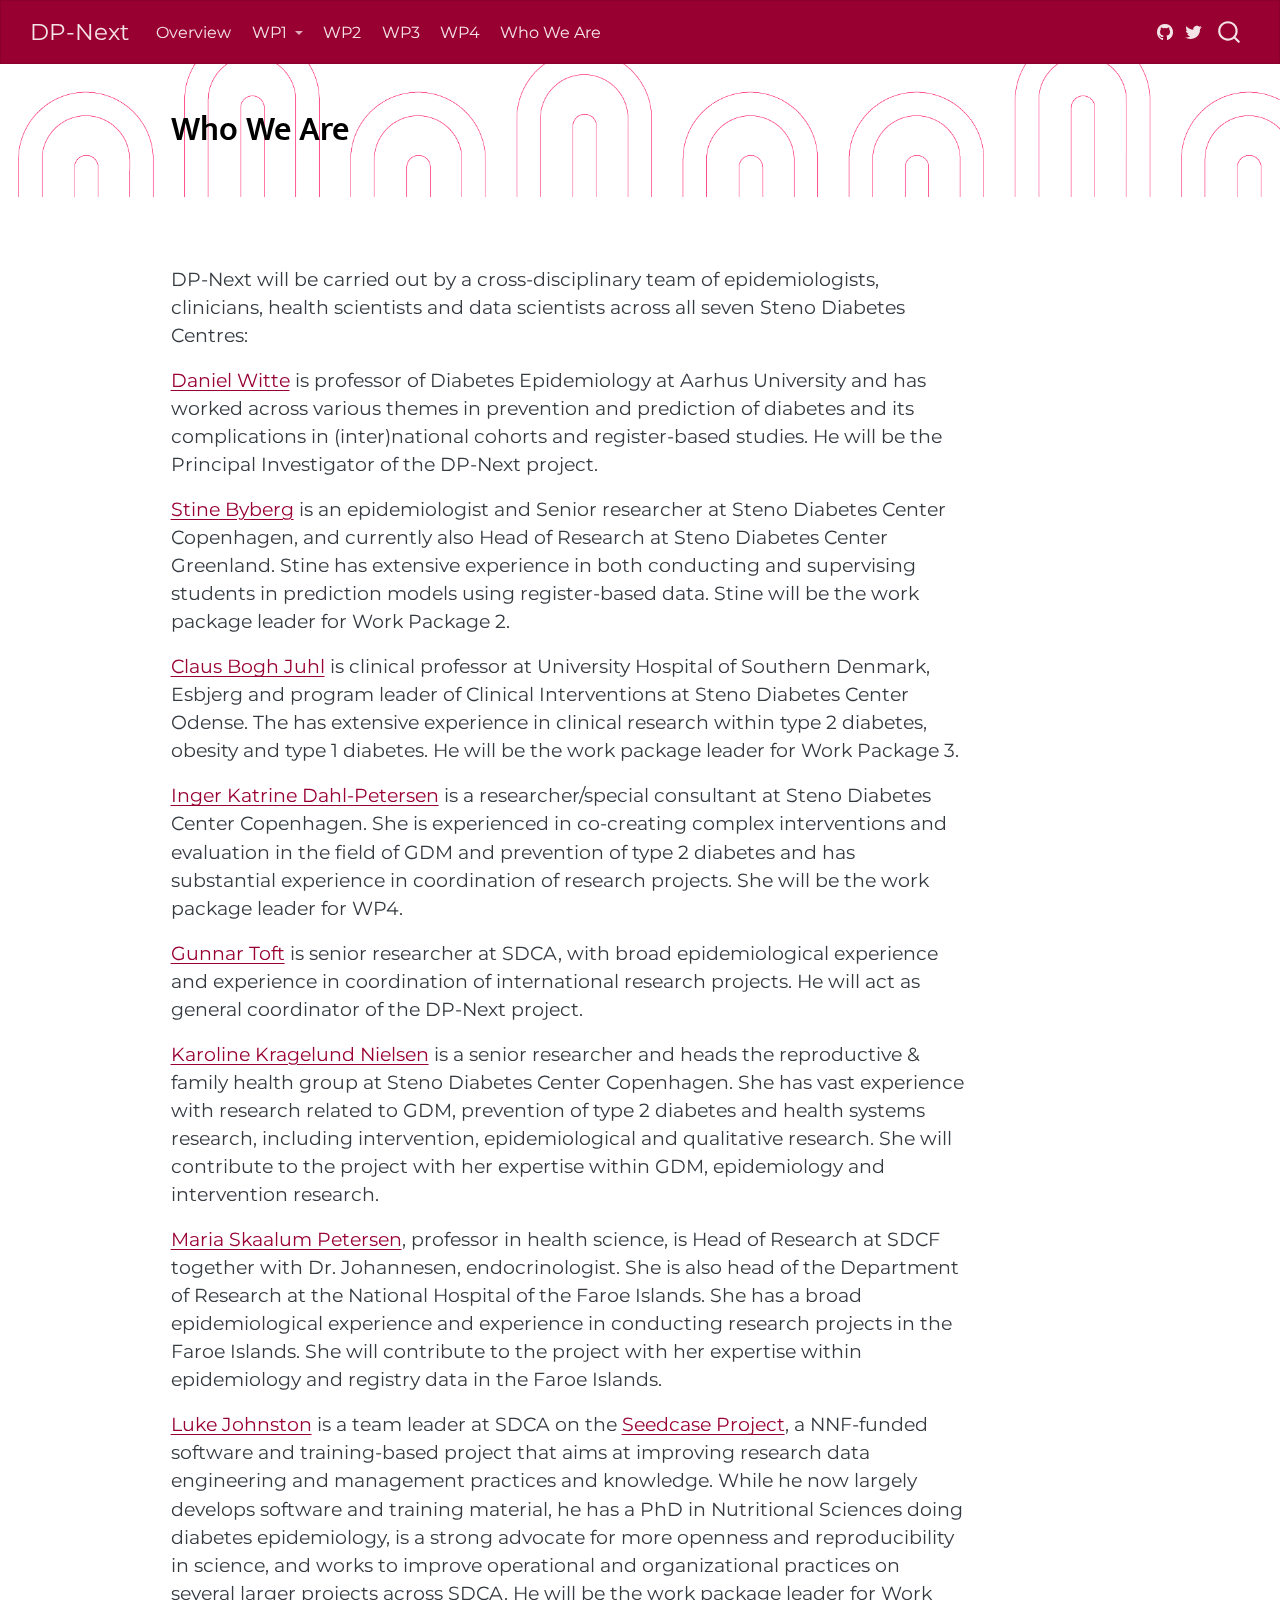
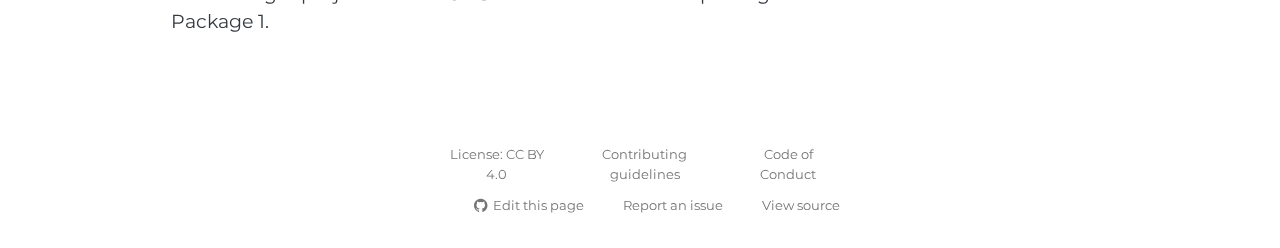
<file: who-we-are.html>
<!DOCTYPE html>
<html xmlns="http://www.w3.org/1999/xhtml" lang="en" xml:lang="en"><head>

<meta charset="utf-8">
<meta name="generator" content="quarto-1.5.53">

<meta name="viewport" content="width=device-width, initial-scale=1.0, user-scalable=yes">


<title>Who We Are – DP-Next</title>
<style>
code{white-space: pre-wrap;}
span.smallcaps{font-variant: small-caps;}
div.columns{display: flex; gap: min(4vw, 1.5em);}
div.column{flex: auto; overflow-x: auto;}
div.hanging-indent{margin-left: 1.5em; text-indent: -1.5em;}
ul.task-list{list-style: none;}
ul.task-list li input[type="checkbox"] {
  width: 0.8em;
  margin: 0 0.8em 0.2em -1em; /* quarto-specific, see https://github.com/quarto-dev/quarto-cli/issues/4556 */ 
  vertical-align: middle;
}
</style>


<script src="site_libs/quarto-nav/quarto-nav.js"></script>
<script src="site_libs/clipboard/clipboard.min.js"></script>
<script src="site_libs/quarto-search/autocomplete.umd.js"></script>
<script src="site_libs/quarto-search/fuse.min.js"></script>
<script src="site_libs/quarto-search/quarto-search.js"></script>
<meta name="quarto:offset" content="./">
<script src="site_libs/quarto-html/quarto.js"></script>
<script src="site_libs/quarto-html/popper.min.js"></script>
<script src="site_libs/quarto-html/tippy.umd.min.js"></script>
<script src="site_libs/quarto-html/anchor.min.js"></script>
<link href="site_libs/quarto-html/tippy.css" rel="stylesheet">
<link href="site_libs/quarto-html/quarto-syntax-highlighting.css" rel="stylesheet" id="quarto-text-highlighting-styles">
<script src="site_libs/bootstrap/bootstrap.min.js"></script>
<link href="site_libs/bootstrap/bootstrap-icons.css" rel="stylesheet">
<link href="site_libs/bootstrap/bootstrap.min.css" rel="stylesheet" id="quarto-bootstrap" data-mode="light">
<script id="quarto-search-options" type="application/json">{
  "location": "navbar",
  "copy-button": false,
  "collapse-after": 3,
  "panel-placement": "end",
  "type": "overlay",
  "limit": 50,
  "keyboard-shortcut": [
    "f",
    "/",
    "s"
  ],
  "language": {
    "search-no-results-text": "No results",
    "search-matching-documents-text": "matching documents",
    "search-copy-link-title": "Copy link to search",
    "search-hide-matches-text": "Hide additional matches",
    "search-more-match-text": "more match in this document",
    "search-more-matches-text": "more matches in this document",
    "search-clear-button-title": "Clear",
    "search-text-placeholder": "",
    "search-detached-cancel-button-title": "Cancel",
    "search-submit-button-title": "Submit",
    "search-label": "Search"
  }
}</script>
<style>

      .quarto-title-block .quarto-title-banner {
        background-image: url(site_libs/quarto-contrib/quarto-project/steno-aarhus/sdca-theme/images/banner-faded.png);
background-size: cover;
      }
</style>


</head>

<body class="nav-fixed">

<div id="quarto-search-results"></div>
  <header id="quarto-header" class="headroom fixed-top quarto-banner">
    <nav class="navbar navbar-expand-lg " data-bs-theme="dark">
      <div class="navbar-container container-fluid">
      <div class="navbar-brand-container mx-auto">
    <a class="navbar-brand" href="./index.html">
    <span class="navbar-title">DP-Next</span>
    </a>
  </div>
            <div id="quarto-search" class="" title="Search"></div>
          <button class="navbar-toggler" type="button" data-bs-toggle="collapse" data-bs-target="#navbarCollapse" aria-controls="navbarCollapse" role="menu" aria-expanded="false" aria-label="Toggle navigation" onclick="if (window.quartoToggleHeadroom) { window.quartoToggleHeadroom(); }">
  <span class="navbar-toggler-icon"></span>
</button>
          <div class="collapse navbar-collapse" id="navbarCollapse">
            <ul class="navbar-nav navbar-nav-scroll me-auto">
  <li class="nav-item">
    <a class="nav-link" href="./index.html"> 
<span class="menu-text">Overview</span></a>
  </li>  
  <li class="nav-item dropdown ">
    <a class="nav-link dropdown-toggle" href="#" id="nav-menu-wp1" role="link" data-bs-toggle="dropdown" aria-expanded="false">
 <span class="menu-text">WP1</span>
    </a>
    <ul class="dropdown-menu" aria-labelledby="nav-menu-wp1">    
        <li>
    <a class="dropdown-item" href="./wp1/index.html">
 <span class="dropdown-text">Abstract</span></a>
  </li>  
        <li>
    <a class="dropdown-item" href="./wp1/introduction.html">
 <span class="dropdown-text">Introduction</span></a>
  </li>  
        <li>
    <a class="dropdown-item" href="./wp1/strategy.html">
 <span class="dropdown-text">Strategy</span></a>
  </li>  
        <li>
    <a class="dropdown-item" href="./wp1/roadmap.html">
 <span class="dropdown-text">Roadmap</span></a>
  </li>  
        <li>
    <a class="dropdown-item" href="./wp1/application.html">
 <span class="dropdown-text">Applications</span></a>
  </li>  
    </ul>
  </li>
  <li class="nav-item">
    <a class="nav-link" href="./wp2.html"> 
<span class="menu-text">WP2</span></a>
  </li>  
  <li class="nav-item">
    <a class="nav-link" href="./wp3.html"> 
<span class="menu-text">WP3</span></a>
  </li>  
  <li class="nav-item">
    <a class="nav-link" href="./wp4.html"> 
<span class="menu-text">WP4</span></a>
  </li>  
  <li class="nav-item">
    <a class="nav-link active" href="./who-we-are.html" aria-current="page"> 
<span class="menu-text">Who We Are</span></a>
  </li>  
</ul>
          </div> <!-- /navcollapse -->
            <div class="quarto-navbar-tools">
    <a href="https://github.com/steno-aarhus/" title="" class="quarto-navigation-tool px-1" aria-label=""><i class="bi bi-github"></i></a>
    <a href="https://twitter.com/StenoAarhusRes" title="" class="quarto-navigation-tool px-1" aria-label=""><i class="bi bi-twitter"></i></a>
</div>
      </div> <!-- /container-fluid -->
    </nav>
</header>
<!-- content -->
<header id="title-block-header" class="quarto-title-block default page-columns page-full">
  <div class="quarto-title-banner page-columns page-full">
    <div class="quarto-title column-body">
      <h1 class="title">Who We Are</h1>
                      </div>
  </div>
    
  
  <div class="quarto-title-meta">

      
    
      
    </div>
    
  
  </header><div id="quarto-content" class="quarto-container page-columns page-rows-contents page-layout-article page-navbar">
<!-- sidebar -->
<!-- margin-sidebar -->
    <div id="quarto-margin-sidebar" class="sidebar margin-sidebar zindex-bottom">
        
    </div>
<!-- main -->
<main class="content quarto-banner-title-block" id="quarto-document-content">





<p>DP-Next will be carried out by a cross-disciplinary team of epidemiologists, clinicians, health scientists and data scientists across all seven Steno Diabetes Centres:</p>
<p><a href="https://orcid.org/0000-0002-0769-2922">Daniel Witte</a> is professor of Diabetes Epidemiology at Aarhus University and has worked across various themes in prevention and prediction of diabetes and its complications in (inter)national cohorts and register-based studies. He will be the Principal Investigator of the DP-Next project.</p>
<p><a href="https://orcid.org/0000-0002-3626-3609">Stine Byberg</a> is an epidemiologist and Senior researcher at Steno Diabetes Center Copenhagen, and currently also Head of Research at Steno Diabetes Center Greenland. Stine has extensive experience in both conducting and supervising students in prediction models using register-based data. Stine will be the work package leader for Work Package 2.</p>
<p><a href="https://orcid.org/0000-0002-4285-5459">Claus Bogh Juhl</a> is clinical professor at University Hospital of Southern Denmark, Esbjerg and program leader of Clinical Interventions at Steno Diabetes Center Odense. The has extensive experience in clinical research within type 2 diabetes, obesity and type 1 diabetes. He will be the work package leader for Work Package 3.</p>
<p><a href="https://orcid.org/0000-0002-3157-8847">Inger Katrine Dahl-Petersen</a> is a researcher/special consultant at Steno Diabetes Center Copenhagen. She is experienced in co-creating complex interventions and evaluation in the field of GDM and prevention of type 2 diabetes and has substantial experience in coordination of research projects. She will be the work package leader for WP4.</p>
<p><a href="https://orcid.org/0000-0002-7542-6853">Gunnar Toft</a> is senior researcher at SDCA, with broad epidemiological experience and experience in coordination of international research projects. He will act as general coordinator of the DP-Next project.</p>
<p><a href="https://orcid.org/0000-0002-4058-0615">Karoline Kragelund Nielsen</a> is a senior researcher and heads the reproductive &amp; family health group at Steno Diabetes Center Copenhagen. She has vast experience with research related to GDM, prevention of type 2 diabetes and health systems research, including intervention, epidemiological and qualitative research. She will contribute to the project with her expertise within GDM, epidemiology and intervention research.</p>
<p><a href="https://orcid.org/0000-0001-9404-8440">Maria Skaalum Petersen</a>, professor in health science, is Head of Research at SDCF together with Dr.&nbsp;Johannesen, endocrinologist. She is also head of the Department of Research at the National Hospital of the Faroe Islands. She has a broad epidemiological experience and experience in conducting research projects in the Faroe Islands. She will contribute to the project with her expertise within epidemiology and registry data in the Faroe Islands.</p>
<p><a href="https://orcid.org/0000-0003-4169-2616">Luke Johnston</a> is a team leader at SDCA on the <a href="https://seedcase-project.org/">Seedcase Project</a>, a NNF-funded software and training-based project that aims at improving research data engineering and management practices and knowledge. While he now largely develops software and training material, he has a PhD in Nutritional Sciences doing diabetes epidemiology, is a strong advocate for more openness and reproducibility in science, and works to improve operational and organizational practices on several larger projects across SDCA. He will be the work package leader for Work Package 1.</p>



</main> <!-- /main -->
<script id="quarto-html-after-body" type="application/javascript">
window.document.addEventListener("DOMContentLoaded", function (event) {
  const toggleBodyColorMode = (bsSheetEl) => {
    const mode = bsSheetEl.getAttribute("data-mode");
    const bodyEl = window.document.querySelector("body");
    if (mode === "dark") {
      bodyEl.classList.add("quarto-dark");
      bodyEl.classList.remove("quarto-light");
    } else {
      bodyEl.classList.add("quarto-light");
      bodyEl.classList.remove("quarto-dark");
    }
  }
  const toggleBodyColorPrimary = () => {
    const bsSheetEl = window.document.querySelector("link#quarto-bootstrap");
    if (bsSheetEl) {
      toggleBodyColorMode(bsSheetEl);
    }
  }
  toggleBodyColorPrimary();  
  const icon = "";
  const anchorJS = new window.AnchorJS();
  anchorJS.options = {
    placement: 'right',
    icon: icon
  };
  anchorJS.add('.anchored');
  const isCodeAnnotation = (el) => {
    for (const clz of el.classList) {
      if (clz.startsWith('code-annotation-')) {                     
        return true;
      }
    }
    return false;
  }
  const onCopySuccess = function(e) {
    // button target
    const button = e.trigger;
    // don't keep focus
    button.blur();
    // flash "checked"
    button.classList.add('code-copy-button-checked');
    var currentTitle = button.getAttribute("title");
    button.setAttribute("title", "Copied!");
    let tooltip;
    if (window.bootstrap) {
      button.setAttribute("data-bs-toggle", "tooltip");
      button.setAttribute("data-bs-placement", "left");
      button.setAttribute("data-bs-title", "Copied!");
      tooltip = new bootstrap.Tooltip(button, 
        { trigger: "manual", 
          customClass: "code-copy-button-tooltip",
          offset: [0, -8]});
      tooltip.show();    
    }
    setTimeout(function() {
      if (tooltip) {
        tooltip.hide();
        button.removeAttribute("data-bs-title");
        button.removeAttribute("data-bs-toggle");
        button.removeAttribute("data-bs-placement");
      }
      button.setAttribute("title", currentTitle);
      button.classList.remove('code-copy-button-checked');
    }, 1000);
    // clear code selection
    e.clearSelection();
  }
  const getTextToCopy = function(trigger) {
      const codeEl = trigger.previousElementSibling.cloneNode(true);
      for (const childEl of codeEl.children) {
        if (isCodeAnnotation(childEl)) {
          childEl.remove();
        }
      }
      return codeEl.innerText;
  }
  const clipboard = new window.ClipboardJS('.code-copy-button:not([data-in-quarto-modal])', {
    text: getTextToCopy
  });
  clipboard.on('success', onCopySuccess);
  if (window.document.getElementById('quarto-embedded-source-code-modal')) {
    // For code content inside modals, clipBoardJS needs to be initialized with a container option
    // TODO: Check when it could be a function (https://github.com/zenorocha/clipboard.js/issues/860)
    const clipboardModal = new window.ClipboardJS('.code-copy-button[data-in-quarto-modal]', {
      text: getTextToCopy,
      container: window.document.getElementById('quarto-embedded-source-code-modal')
    });
    clipboardModal.on('success', onCopySuccess);
  }
    var localhostRegex = new RegExp(/^(?:http|https):\/\/localhost\:?[0-9]*\//);
    var mailtoRegex = new RegExp(/^mailto:/);
      var filterRegex = new RegExp("https:\/\/steno-aarhus\.github\.io\/dp-next\/");
    var isInternal = (href) => {
        return filterRegex.test(href) || localhostRegex.test(href) || mailtoRegex.test(href);
    }
    // Inspect non-navigation links and adorn them if external
 	var links = window.document.querySelectorAll('a[href]:not(.nav-link):not(.navbar-brand):not(.toc-action):not(.sidebar-link):not(.sidebar-item-toggle):not(.pagination-link):not(.no-external):not([aria-hidden]):not(.dropdown-item):not(.quarto-navigation-tool):not(.about-link)');
    for (var i=0; i<links.length; i++) {
      const link = links[i];
      if (!isInternal(link.href)) {
        // undo the damage that might have been done by quarto-nav.js in the case of
        // links that we want to consider external
        if (link.dataset.originalHref !== undefined) {
          link.href = link.dataset.originalHref;
        }
      }
    }
  function tippyHover(el, contentFn, onTriggerFn, onUntriggerFn) {
    const config = {
      allowHTML: true,
      maxWidth: 500,
      delay: 100,
      arrow: false,
      appendTo: function(el) {
          return el.parentElement;
      },
      interactive: true,
      interactiveBorder: 10,
      theme: 'quarto',
      placement: 'bottom-start',
    };
    if (contentFn) {
      config.content = contentFn;
    }
    if (onTriggerFn) {
      config.onTrigger = onTriggerFn;
    }
    if (onUntriggerFn) {
      config.onUntrigger = onUntriggerFn;
    }
    window.tippy(el, config); 
  }
  const noterefs = window.document.querySelectorAll('a[role="doc-noteref"]');
  for (var i=0; i<noterefs.length; i++) {
    const ref = noterefs[i];
    tippyHover(ref, function() {
      // use id or data attribute instead here
      let href = ref.getAttribute('data-footnote-href') || ref.getAttribute('href');
      try { href = new URL(href).hash; } catch {}
      const id = href.replace(/^#\/?/, "");
      const note = window.document.getElementById(id);
      if (note) {
        return note.innerHTML;
      } else {
        return "";
      }
    });
  }
  const xrefs = window.document.querySelectorAll('a.quarto-xref');
  const processXRef = (id, note) => {
    // Strip column container classes
    const stripColumnClz = (el) => {
      el.classList.remove("page-full", "page-columns");
      if (el.children) {
        for (const child of el.children) {
          stripColumnClz(child);
        }
      }
    }
    stripColumnClz(note)
    if (id === null || id.startsWith('sec-')) {
      // Special case sections, only their first couple elements
      const container = document.createElement("div");
      if (note.children && note.children.length > 2) {
        container.appendChild(note.children[0].cloneNode(true));
        for (let i = 1; i < note.children.length; i++) {
          const child = note.children[i];
          if (child.tagName === "P" && child.innerText === "") {
            continue;
          } else {
            container.appendChild(child.cloneNode(true));
            break;
          }
        }
        if (window.Quarto?.typesetMath) {
          window.Quarto.typesetMath(container);
        }
        return container.innerHTML
      } else {
        if (window.Quarto?.typesetMath) {
          window.Quarto.typesetMath(note);
        }
        return note.innerHTML;
      }
    } else {
      // Remove any anchor links if they are present
      const anchorLink = note.querySelector('a.anchorjs-link');
      if (anchorLink) {
        anchorLink.remove();
      }
      if (window.Quarto?.typesetMath) {
        window.Quarto.typesetMath(note);
      }
      // TODO in 1.5, we should make sure this works without a callout special case
      if (note.classList.contains("callout")) {
        return note.outerHTML;
      } else {
        return note.innerHTML;
      }
    }
  }
  for (var i=0; i<xrefs.length; i++) {
    const xref = xrefs[i];
    tippyHover(xref, undefined, function(instance) {
      instance.disable();
      let url = xref.getAttribute('href');
      let hash = undefined; 
      if (url.startsWith('#')) {
        hash = url;
      } else {
        try { hash = new URL(url).hash; } catch {}
      }
      if (hash) {
        const id = hash.replace(/^#\/?/, "");
        const note = window.document.getElementById(id);
        if (note !== null) {
          try {
            const html = processXRef(id, note.cloneNode(true));
            instance.setContent(html);
          } finally {
            instance.enable();
            instance.show();
          }
        } else {
          // See if we can fetch this
          fetch(url.split('#')[0])
          .then(res => res.text())
          .then(html => {
            const parser = new DOMParser();
            const htmlDoc = parser.parseFromString(html, "text/html");
            const note = htmlDoc.getElementById(id);
            if (note !== null) {
              const html = processXRef(id, note);
              instance.setContent(html);
            } 
          }).finally(() => {
            instance.enable();
            instance.show();
          });
        }
      } else {
        // See if we can fetch a full url (with no hash to target)
        // This is a special case and we should probably do some content thinning / targeting
        fetch(url)
        .then(res => res.text())
        .then(html => {
          const parser = new DOMParser();
          const htmlDoc = parser.parseFromString(html, "text/html");
          const note = htmlDoc.querySelector('main.content');
          if (note !== null) {
            // This should only happen for chapter cross references
            // (since there is no id in the URL)
            // remove the first header
            if (note.children.length > 0 && note.children[0].tagName === "HEADER") {
              note.children[0].remove();
            }
            const html = processXRef(null, note);
            instance.setContent(html);
          } 
        }).finally(() => {
          instance.enable();
          instance.show();
        });
      }
    }, function(instance) {
    });
  }
      let selectedAnnoteEl;
      const selectorForAnnotation = ( cell, annotation) => {
        let cellAttr = 'data-code-cell="' + cell + '"';
        let lineAttr = 'data-code-annotation="' +  annotation + '"';
        const selector = 'span[' + cellAttr + '][' + lineAttr + ']';
        return selector;
      }
      const selectCodeLines = (annoteEl) => {
        const doc = window.document;
        const targetCell = annoteEl.getAttribute("data-target-cell");
        const targetAnnotation = annoteEl.getAttribute("data-target-annotation");
        const annoteSpan = window.document.querySelector(selectorForAnnotation(targetCell, targetAnnotation));
        const lines = annoteSpan.getAttribute("data-code-lines").split(",");
        const lineIds = lines.map((line) => {
          return targetCell + "-" + line;
        })
        let top = null;
        let height = null;
        let parent = null;
        if (lineIds.length > 0) {
            //compute the position of the single el (top and bottom and make a div)
            const el = window.document.getElementById(lineIds[0]);
            top = el.offsetTop;
            height = el.offsetHeight;
            parent = el.parentElement.parentElement;
          if (lineIds.length > 1) {
            const lastEl = window.document.getElementById(lineIds[lineIds.length - 1]);
            const bottom = lastEl.offsetTop + lastEl.offsetHeight;
            height = bottom - top;
          }
          if (top !== null && height !== null && parent !== null) {
            // cook up a div (if necessary) and position it 
            let div = window.document.getElementById("code-annotation-line-highlight");
            if (div === null) {
              div = window.document.createElement("div");
              div.setAttribute("id", "code-annotation-line-highlight");
              div.style.position = 'absolute';
              parent.appendChild(div);
            }
            div.style.top = top - 2 + "px";
            div.style.height = height + 4 + "px";
            div.style.left = 0;
            let gutterDiv = window.document.getElementById("code-annotation-line-highlight-gutter");
            if (gutterDiv === null) {
              gutterDiv = window.document.createElement("div");
              gutterDiv.setAttribute("id", "code-annotation-line-highlight-gutter");
              gutterDiv.style.position = 'absolute';
              const codeCell = window.document.getElementById(targetCell);
              const gutter = codeCell.querySelector('.code-annotation-gutter');
              gutter.appendChild(gutterDiv);
            }
            gutterDiv.style.top = top - 2 + "px";
            gutterDiv.style.height = height + 4 + "px";
          }
          selectedAnnoteEl = annoteEl;
        }
      };
      const unselectCodeLines = () => {
        const elementsIds = ["code-annotation-line-highlight", "code-annotation-line-highlight-gutter"];
        elementsIds.forEach((elId) => {
          const div = window.document.getElementById(elId);
          if (div) {
            div.remove();
          }
        });
        selectedAnnoteEl = undefined;
      };
        // Handle positioning of the toggle
    window.addEventListener(
      "resize",
      throttle(() => {
        elRect = undefined;
        if (selectedAnnoteEl) {
          selectCodeLines(selectedAnnoteEl);
        }
      }, 10)
    );
    function throttle(fn, ms) {
    let throttle = false;
    let timer;
      return (...args) => {
        if(!throttle) { // first call gets through
            fn.apply(this, args);
            throttle = true;
        } else { // all the others get throttled
            if(timer) clearTimeout(timer); // cancel #2
            timer = setTimeout(() => {
              fn.apply(this, args);
              timer = throttle = false;
            }, ms);
        }
      };
    }
      // Attach click handler to the DT
      const annoteDls = window.document.querySelectorAll('dt[data-target-cell]');
      for (const annoteDlNode of annoteDls) {
        annoteDlNode.addEventListener('click', (event) => {
          const clickedEl = event.target;
          if (clickedEl !== selectedAnnoteEl) {
            unselectCodeLines();
            const activeEl = window.document.querySelector('dt[data-target-cell].code-annotation-active');
            if (activeEl) {
              activeEl.classList.remove('code-annotation-active');
            }
            selectCodeLines(clickedEl);
            clickedEl.classList.add('code-annotation-active');
          } else {
            // Unselect the line
            unselectCodeLines();
            clickedEl.classList.remove('code-annotation-active');
          }
        });
      }
  const findCites = (el) => {
    const parentEl = el.parentElement;
    if (parentEl) {
      const cites = parentEl.dataset.cites;
      if (cites) {
        return {
          el,
          cites: cites.split(' ')
        };
      } else {
        return findCites(el.parentElement)
      }
    } else {
      return undefined;
    }
  };
  var bibliorefs = window.document.querySelectorAll('a[role="doc-biblioref"]');
  for (var i=0; i<bibliorefs.length; i++) {
    const ref = bibliorefs[i];
    const citeInfo = findCites(ref);
    if (citeInfo) {
      tippyHover(citeInfo.el, function() {
        var popup = window.document.createElement('div');
        citeInfo.cites.forEach(function(cite) {
          var citeDiv = window.document.createElement('div');
          citeDiv.classList.add('hanging-indent');
          citeDiv.classList.add('csl-entry');
          var biblioDiv = window.document.getElementById('ref-' + cite);
          if (biblioDiv) {
            citeDiv.innerHTML = biblioDiv.innerHTML;
          }
          popup.appendChild(citeDiv);
        });
        return popup.innerHTML;
      });
    }
  }
});
</script>
</div> <!-- /content -->
<footer class="footer">
  <div class="nav-footer">
    <div class="nav-footer-left">
      &nbsp;
    </div>   
    <div class="nav-footer-center">
      <ul class="footer-items list-unstyled">
    <li class="nav-item">
    <a class="nav-link" href="https://creativecommons.org/licenses/by/4.0/">
<p>License: CC BY 4.0</p>
</a>
  </li>  
    <li class="nav-item">
    <a class="nav-link" href="https://steno-aarhus.github.io/research/CONTRIBUTING.html">
<p>Contributing guidelines</p>
</a>
  </li>  
    <li class="nav-item">
    <a class="nav-link" href="https://steno-aarhus.github.io/research/CODE_OF_CONDUCT.html">
<p>Code of Conduct</p>
</a>
  </li>  
</ul>
    <div class="toc-actions"><ul><li><a href="https://github.com/steno-aarhus/dp-next/edit/main/who-we-are.qmd" class="toc-action"><i class="bi bi-github"></i>Edit this page</a></li><li><a href="https://github.com/steno-aarhus/dp-next/issues/new" class="toc-action"><i class="bi empty"></i>Report an issue</a></li><li><a href="https://github.com/steno-aarhus/dp-next/blob/main/who-we-are.qmd" class="toc-action"><i class="bi empty"></i>View source</a></li></ul></div></div>
    <div class="nav-footer-right">
      &nbsp;
    </div>
  </div>
</footer>




</body></html>
</file>
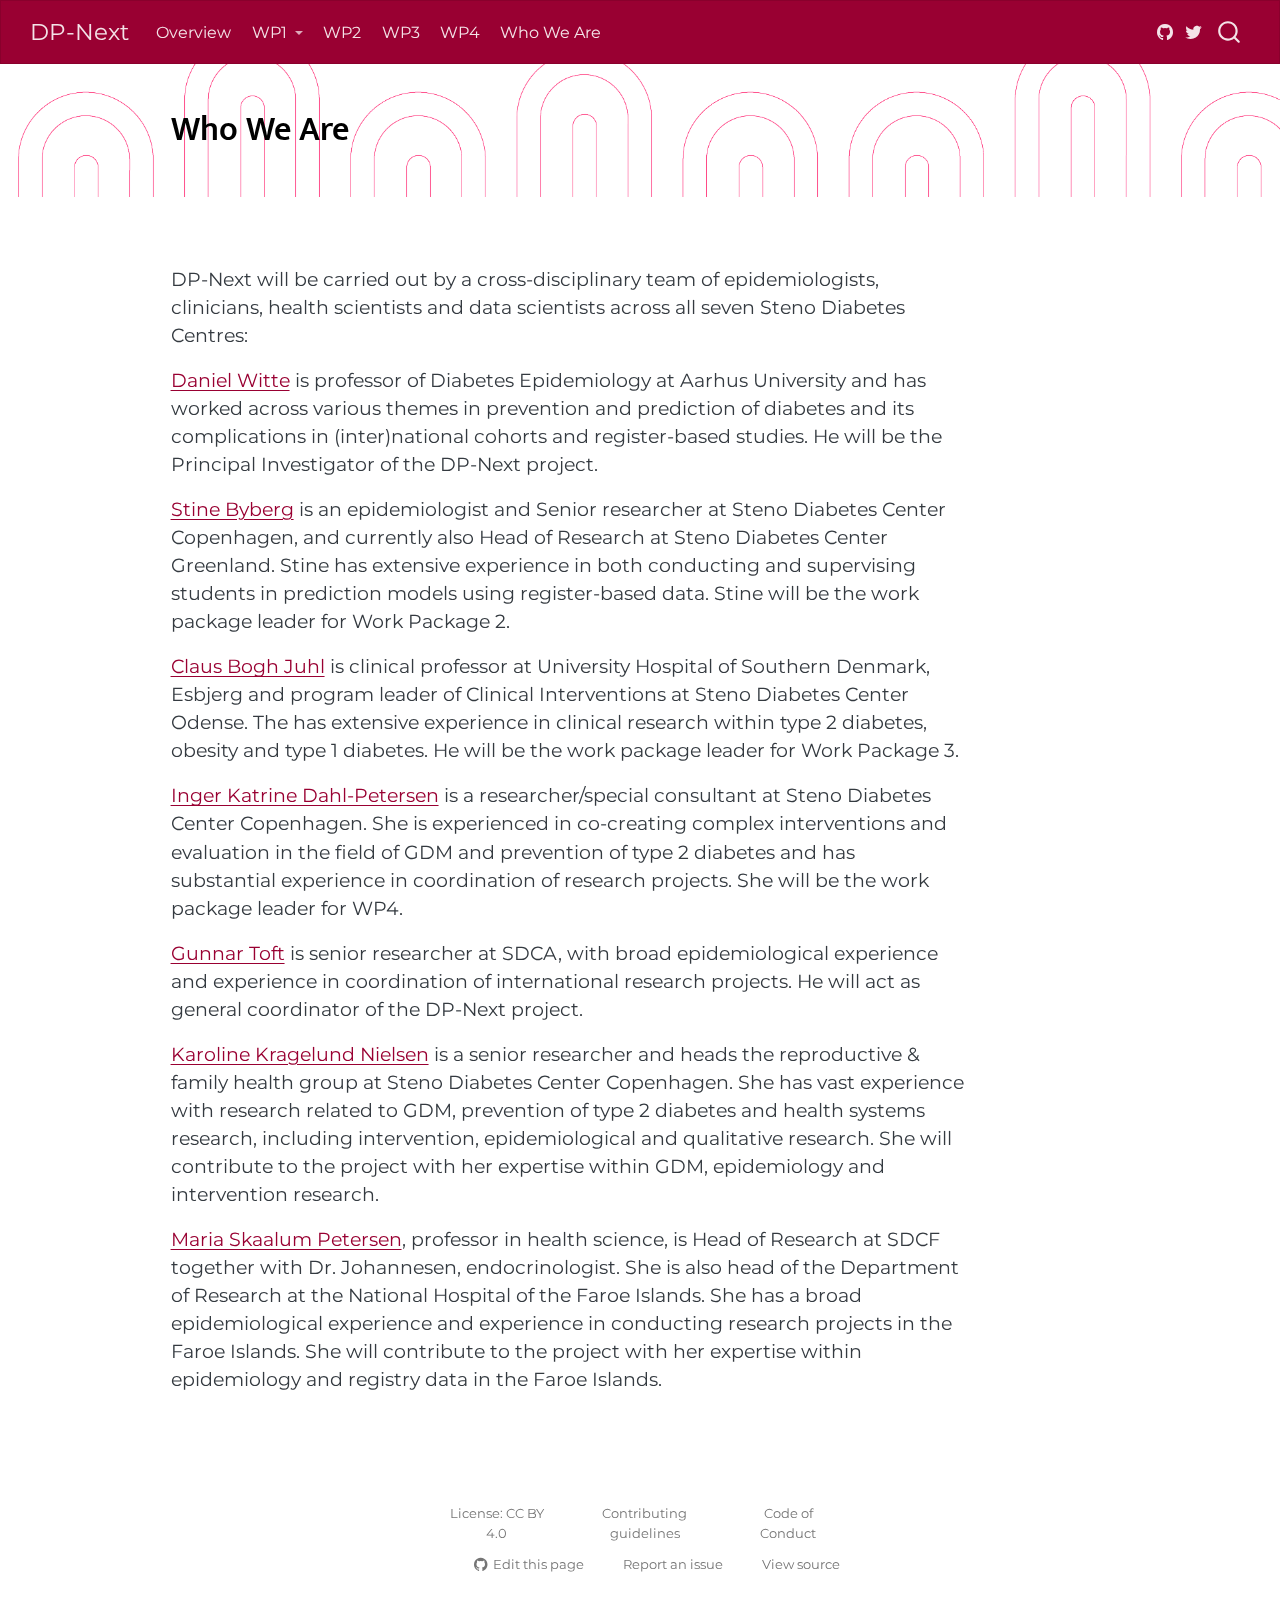
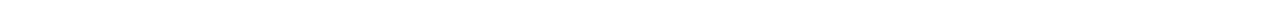
<file: whoweare.html>
<!DOCTYPE html>
<html xmlns="http://www.w3.org/1999/xhtml" lang="en" xml:lang="en"><head>

<meta charset="utf-8">
<meta name="generator" content="quarto-1.5.52">

<meta name="viewport" content="width=device-width, initial-scale=1.0, user-scalable=yes">


<title>Who We Are – DP-Next</title>
<style>
code{white-space: pre-wrap;}
span.smallcaps{font-variant: small-caps;}
div.columns{display: flex; gap: min(4vw, 1.5em);}
div.column{flex: auto; overflow-x: auto;}
div.hanging-indent{margin-left: 1.5em; text-indent: -1.5em;}
ul.task-list{list-style: none;}
ul.task-list li input[type="checkbox"] {
  width: 0.8em;
  margin: 0 0.8em 0.2em -1em; /* quarto-specific, see https://github.com/quarto-dev/quarto-cli/issues/4556 */ 
  vertical-align: middle;
}
</style>


<script src="site_libs/quarto-nav/quarto-nav.js"></script>
<script src="site_libs/clipboard/clipboard.min.js"></script>
<script src="site_libs/quarto-search/autocomplete.umd.js"></script>
<script src="site_libs/quarto-search/fuse.min.js"></script>
<script src="site_libs/quarto-search/quarto-search.js"></script>
<meta name="quarto:offset" content="./">
<script src="site_libs/quarto-html/quarto.js"></script>
<script src="site_libs/quarto-html/popper.min.js"></script>
<script src="site_libs/quarto-html/tippy.umd.min.js"></script>
<script src="site_libs/quarto-html/anchor.min.js"></script>
<link href="site_libs/quarto-html/tippy.css" rel="stylesheet">
<link href="site_libs/quarto-html/quarto-syntax-highlighting.css" rel="stylesheet" id="quarto-text-highlighting-styles">
<script src="site_libs/bootstrap/bootstrap.min.js"></script>
<link href="site_libs/bootstrap/bootstrap-icons.css" rel="stylesheet">
<link href="site_libs/bootstrap/bootstrap.min.css" rel="stylesheet" id="quarto-bootstrap" data-mode="light">
<script id="quarto-search-options" type="application/json">{
  "location": "navbar",
  "copy-button": false,
  "collapse-after": 3,
  "panel-placement": "end",
  "type": "overlay",
  "limit": 50,
  "keyboard-shortcut": [
    "f",
    "/",
    "s"
  ],
  "language": {
    "search-no-results-text": "No results",
    "search-matching-documents-text": "matching documents",
    "search-copy-link-title": "Copy link to search",
    "search-hide-matches-text": "Hide additional matches",
    "search-more-match-text": "more match in this document",
    "search-more-matches-text": "more matches in this document",
    "search-clear-button-title": "Clear",
    "search-text-placeholder": "",
    "search-detached-cancel-button-title": "Cancel",
    "search-submit-button-title": "Submit",
    "search-label": "Search"
  }
}</script>
<style>

      .quarto-title-block .quarto-title-banner {
        background-image: url(site_libs/quarto-contrib/quarto-project/steno-aarhus/sdca-theme/images/banner-faded.png);
background-size: cover;
      }
</style>


</head>

<body class="nav-fixed">

<div id="quarto-search-results"></div>
  <header id="quarto-header" class="headroom fixed-top quarto-banner">
    <nav class="navbar navbar-expand-lg " data-bs-theme="dark">
      <div class="navbar-container container-fluid">
      <div class="navbar-brand-container mx-auto">
    <a class="navbar-brand" href="./index.html">
    <span class="navbar-title">DP-Next</span>
    </a>
  </div>
            <div id="quarto-search" class="" title="Search"></div>
          <button class="navbar-toggler" type="button" data-bs-toggle="collapse" data-bs-target="#navbarCollapse" aria-controls="navbarCollapse" role="menu" aria-expanded="false" aria-label="Toggle navigation" onclick="if (window.quartoToggleHeadroom) { window.quartoToggleHeadroom(); }">
  <span class="navbar-toggler-icon"></span>
</button>
          <div class="collapse navbar-collapse" id="navbarCollapse">
            <ul class="navbar-nav navbar-nav-scroll me-auto">
  <li class="nav-item">
    <a class="nav-link" href="./index.html"> 
<span class="menu-text">Overview</span></a>
  </li>  
  <li class="nav-item dropdown ">
    <a class="nav-link dropdown-toggle" href="#" id="nav-menu-wp1" role="link" data-bs-toggle="dropdown" aria-expanded="false">
 <span class="menu-text">WP1</span>
    </a>
    <ul class="dropdown-menu" aria-labelledby="nav-menu-wp1">    
        <li>
    <a class="dropdown-item" href="./wp1/index.html">
 <span class="dropdown-text">Abstract</span></a>
  </li>  
        <li>
    <a class="dropdown-item" href="./wp1/introduction.html">
 <span class="dropdown-text">Introduction</span></a>
  </li>  
        <li>
    <a class="dropdown-item" href="./wp1/strategy.html">
 <span class="dropdown-text">Strategy</span></a>
  </li>  
        <li>
    <a class="dropdown-item" href="./wp1/roadmap.html">
 <span class="dropdown-text">Roadmap</span></a>
  </li>  
        <li>
    <a class="dropdown-item" href="./wp1/application.html">
 <span class="dropdown-text">Applications</span></a>
  </li>  
    </ul>
  </li>
  <li class="nav-item">
    <a class="nav-link" href="./wp2.html"> 
<span class="menu-text">WP2</span></a>
  </li>  
  <li class="nav-item">
    <a class="nav-link" href="./wp3.html"> 
<span class="menu-text">WP3</span></a>
  </li>  
  <li class="nav-item">
    <a class="nav-link" href="./wp4.html"> 
<span class="menu-text">WP4</span></a>
  </li>  
  <li class="nav-item">
    <a class="nav-link active" href="./whoweare.html" aria-current="page"> 
<span class="menu-text">Who We Are</span></a>
  </li>  
</ul>
          </div> <!-- /navcollapse -->
            <div class="quarto-navbar-tools">
    <a href="https://github.com/steno-aarhus/" title="" class="quarto-navigation-tool px-1" aria-label=""><i class="bi bi-github"></i></a>
    <a href="https://twitter.com/StenoAarhusRes" title="" class="quarto-navigation-tool px-1" aria-label=""><i class="bi bi-twitter"></i></a>
</div>
      </div> <!-- /container-fluid -->
    </nav>
</header>
<!-- content -->
<header id="title-block-header" class="quarto-title-block default page-columns page-full">
  <div class="quarto-title-banner page-columns page-full">
    <div class="quarto-title column-body">
      <h1 class="title">Who We Are</h1>
                      </div>
  </div>
    
  
  <div class="quarto-title-meta">

      
    
      
    </div>
    
  
  </header><div id="quarto-content" class="quarto-container page-columns page-rows-contents page-layout-article page-navbar">
<!-- sidebar -->
<!-- margin-sidebar -->
    <div id="quarto-margin-sidebar" class="sidebar margin-sidebar zindex-bottom">
        
    </div>
<!-- main -->
<main class="content quarto-banner-title-block" id="quarto-document-content">





<p>DP-Next will be carried out by a cross-disciplinary team of epidemiologists, clinicians, health scientists and data scientists across all seven Steno Diabetes Centres:</p>
<p><a href="https://orcid.org/0000-0002-0769-2922">Daniel Witte</a> is professor of Diabetes Epidemiology at Aarhus University and has worked across various themes in prevention and prediction of diabetes and its complications in (inter)national cohorts and register-based studies. He will be the Principal Investigator of the DP-Next project.</p>
<p><a href="https://orcid.org/0000-0002-3626-3609">Stine Byberg</a> is an epidemiologist and Senior researcher at Steno Diabetes Center Copenhagen, and currently also Head of Research at Steno Diabetes Center Greenland. Stine has extensive experience in both conducting and supervising students in prediction models using register-based data. Stine will be the work package leader for Work Package 2.</p>
<p><a href="https://orcid.org/0000-0002-4285-5459">Claus Bogh Juhl</a> is clinical professor at University Hospital of Southern Denmark, Esbjerg and program leader of Clinical Interventions at Steno Diabetes Center Odense. The has extensive experience in clinical research within type 2 diabetes, obesity and type 1 diabetes. He will be the work package leader for Work Package 3.</p>
<p><a href="https://orcid.org/0000-0002-3157-8847">Inger Katrine Dahl-Petersen</a> is a researcher/special consultant at Steno Diabetes Center Copenhagen. She is experienced in co-creating complex interventions and evaluation in the field of GDM and prevention of type 2 diabetes and has substantial experience in coordination of research projects. She will be the work package leader for WP4.</p>
<p><a href="https://orcid.org/0000-0002-7542-6853">Gunnar Toft</a> is senior researcher at SDCA, with broad epidemiological experience and experience in coordination of international research projects. He will act as general coordinator of the DP-Next project.</p>
<p><a href="https://orcid.org/0000-0002-4058-0615">Karoline Kragelund Nielsen</a> is a senior researcher and heads the reproductive &amp; family health group at Steno Diabetes Center Copenhagen. She has vast experience with research related to GDM, prevention of type 2 diabetes and health systems research, including intervention, epidemiological and qualitative research. She will contribute to the project with her expertise within GDM, epidemiology and intervention research.</p>
<p><a href="https://orcid.org/0000-0001-9404-8440">Maria Skaalum Petersen</a>, professor in health science, is Head of Research at SDCF together with Dr.&nbsp;Johannesen, endocrinologist. She is also head of the Department of Research at the National Hospital of the Faroe Islands. She has a broad epidemiological experience and experience in conducting research projects in the Faroe Islands. She will contribute to the project with her expertise within epidemiology and registry data in the Faroe Islands.</p>



</main> <!-- /main -->
<script id="quarto-html-after-body" type="application/javascript">
window.document.addEventListener("DOMContentLoaded", function (event) {
  const toggleBodyColorMode = (bsSheetEl) => {
    const mode = bsSheetEl.getAttribute("data-mode");
    const bodyEl = window.document.querySelector("body");
    if (mode === "dark") {
      bodyEl.classList.add("quarto-dark");
      bodyEl.classList.remove("quarto-light");
    } else {
      bodyEl.classList.add("quarto-light");
      bodyEl.classList.remove("quarto-dark");
    }
  }
  const toggleBodyColorPrimary = () => {
    const bsSheetEl = window.document.querySelector("link#quarto-bootstrap");
    if (bsSheetEl) {
      toggleBodyColorMode(bsSheetEl);
    }
  }
  toggleBodyColorPrimary();  
  const icon = "";
  const anchorJS = new window.AnchorJS();
  anchorJS.options = {
    placement: 'right',
    icon: icon
  };
  anchorJS.add('.anchored');
  const isCodeAnnotation = (el) => {
    for (const clz of el.classList) {
      if (clz.startsWith('code-annotation-')) {                     
        return true;
      }
    }
    return false;
  }
  const onCopySuccess = function(e) {
    // button target
    const button = e.trigger;
    // don't keep focus
    button.blur();
    // flash "checked"
    button.classList.add('code-copy-button-checked');
    var currentTitle = button.getAttribute("title");
    button.setAttribute("title", "Copied!");
    let tooltip;
    if (window.bootstrap) {
      button.setAttribute("data-bs-toggle", "tooltip");
      button.setAttribute("data-bs-placement", "left");
      button.setAttribute("data-bs-title", "Copied!");
      tooltip = new bootstrap.Tooltip(button, 
        { trigger: "manual", 
          customClass: "code-copy-button-tooltip",
          offset: [0, -8]});
      tooltip.show();    
    }
    setTimeout(function() {
      if (tooltip) {
        tooltip.hide();
        button.removeAttribute("data-bs-title");
        button.removeAttribute("data-bs-toggle");
        button.removeAttribute("data-bs-placement");
      }
      button.setAttribute("title", currentTitle);
      button.classList.remove('code-copy-button-checked');
    }, 1000);
    // clear code selection
    e.clearSelection();
  }
  const getTextToCopy = function(trigger) {
      const codeEl = trigger.previousElementSibling.cloneNode(true);
      for (const childEl of codeEl.children) {
        if (isCodeAnnotation(childEl)) {
          childEl.remove();
        }
      }
      return codeEl.innerText;
  }
  const clipboard = new window.ClipboardJS('.code-copy-button:not([data-in-quarto-modal])', {
    text: getTextToCopy
  });
  clipboard.on('success', onCopySuccess);
  if (window.document.getElementById('quarto-embedded-source-code-modal')) {
    // For code content inside modals, clipBoardJS needs to be initialized with a container option
    // TODO: Check when it could be a function (https://github.com/zenorocha/clipboard.js/issues/860)
    const clipboardModal = new window.ClipboardJS('.code-copy-button[data-in-quarto-modal]', {
      text: getTextToCopy,
      container: window.document.getElementById('quarto-embedded-source-code-modal')
    });
    clipboardModal.on('success', onCopySuccess);
  }
    var localhostRegex = new RegExp(/^(?:http|https):\/\/localhost\:?[0-9]*\//);
    var mailtoRegex = new RegExp(/^mailto:/);
      var filterRegex = new RegExp("https:\/\/steno-aarhus\.github\.io\/dp-next\/");
    var isInternal = (href) => {
        return filterRegex.test(href) || localhostRegex.test(href) || mailtoRegex.test(href);
    }
    // Inspect non-navigation links and adorn them if external
 	var links = window.document.querySelectorAll('a[href]:not(.nav-link):not(.navbar-brand):not(.toc-action):not(.sidebar-link):not(.sidebar-item-toggle):not(.pagination-link):not(.no-external):not([aria-hidden]):not(.dropdown-item):not(.quarto-navigation-tool):not(.about-link)');
    for (var i=0; i<links.length; i++) {
      const link = links[i];
      if (!isInternal(link.href)) {
        // undo the damage that might have been done by quarto-nav.js in the case of
        // links that we want to consider external
        if (link.dataset.originalHref !== undefined) {
          link.href = link.dataset.originalHref;
        }
      }
    }
  function tippyHover(el, contentFn, onTriggerFn, onUntriggerFn) {
    const config = {
      allowHTML: true,
      maxWidth: 500,
      delay: 100,
      arrow: false,
      appendTo: function(el) {
          return el.parentElement;
      },
      interactive: true,
      interactiveBorder: 10,
      theme: 'quarto',
      placement: 'bottom-start',
    };
    if (contentFn) {
      config.content = contentFn;
    }
    if (onTriggerFn) {
      config.onTrigger = onTriggerFn;
    }
    if (onUntriggerFn) {
      config.onUntrigger = onUntriggerFn;
    }
    window.tippy(el, config); 
  }
  const noterefs = window.document.querySelectorAll('a[role="doc-noteref"]');
  for (var i=0; i<noterefs.length; i++) {
    const ref = noterefs[i];
    tippyHover(ref, function() {
      // use id or data attribute instead here
      let href = ref.getAttribute('data-footnote-href') || ref.getAttribute('href');
      try { href = new URL(href).hash; } catch {}
      const id = href.replace(/^#\/?/, "");
      const note = window.document.getElementById(id);
      if (note) {
        return note.innerHTML;
      } else {
        return "";
      }
    });
  }
  const xrefs = window.document.querySelectorAll('a.quarto-xref');
  const processXRef = (id, note) => {
    // Strip column container classes
    const stripColumnClz = (el) => {
      el.classList.remove("page-full", "page-columns");
      if (el.children) {
        for (const child of el.children) {
          stripColumnClz(child);
        }
      }
    }
    stripColumnClz(note)
    if (id === null || id.startsWith('sec-')) {
      // Special case sections, only their first couple elements
      const container = document.createElement("div");
      if (note.children && note.children.length > 2) {
        container.appendChild(note.children[0].cloneNode(true));
        for (let i = 1; i < note.children.length; i++) {
          const child = note.children[i];
          if (child.tagName === "P" && child.innerText === "") {
            continue;
          } else {
            container.appendChild(child.cloneNode(true));
            break;
          }
        }
        if (window.Quarto?.typesetMath) {
          window.Quarto.typesetMath(container);
        }
        return container.innerHTML
      } else {
        if (window.Quarto?.typesetMath) {
          window.Quarto.typesetMath(note);
        }
        return note.innerHTML;
      }
    } else {
      // Remove any anchor links if they are present
      const anchorLink = note.querySelector('a.anchorjs-link');
      if (anchorLink) {
        anchorLink.remove();
      }
      if (window.Quarto?.typesetMath) {
        window.Quarto.typesetMath(note);
      }
      // TODO in 1.5, we should make sure this works without a callout special case
      if (note.classList.contains("callout")) {
        return note.outerHTML;
      } else {
        return note.innerHTML;
      }
    }
  }
  for (var i=0; i<xrefs.length; i++) {
    const xref = xrefs[i];
    tippyHover(xref, undefined, function(instance) {
      instance.disable();
      let url = xref.getAttribute('href');
      let hash = undefined; 
      if (url.startsWith('#')) {
        hash = url;
      } else {
        try { hash = new URL(url).hash; } catch {}
      }
      if (hash) {
        const id = hash.replace(/^#\/?/, "");
        const note = window.document.getElementById(id);
        if (note !== null) {
          try {
            const html = processXRef(id, note.cloneNode(true));
            instance.setContent(html);
          } finally {
            instance.enable();
            instance.show();
          }
        } else {
          // See if we can fetch this
          fetch(url.split('#')[0])
          .then(res => res.text())
          .then(html => {
            const parser = new DOMParser();
            const htmlDoc = parser.parseFromString(html, "text/html");
            const note = htmlDoc.getElementById(id);
            if (note !== null) {
              const html = processXRef(id, note);
              instance.setContent(html);
            } 
          }).finally(() => {
            instance.enable();
            instance.show();
          });
        }
      } else {
        // See if we can fetch a full url (with no hash to target)
        // This is a special case and we should probably do some content thinning / targeting
        fetch(url)
        .then(res => res.text())
        .then(html => {
          const parser = new DOMParser();
          const htmlDoc = parser.parseFromString(html, "text/html");
          const note = htmlDoc.querySelector('main.content');
          if (note !== null) {
            // This should only happen for chapter cross references
            // (since there is no id in the URL)
            // remove the first header
            if (note.children.length > 0 && note.children[0].tagName === "HEADER") {
              note.children[0].remove();
            }
            const html = processXRef(null, note);
            instance.setContent(html);
          } 
        }).finally(() => {
          instance.enable();
          instance.show();
        });
      }
    }, function(instance) {
    });
  }
      let selectedAnnoteEl;
      const selectorForAnnotation = ( cell, annotation) => {
        let cellAttr = 'data-code-cell="' + cell + '"';
        let lineAttr = 'data-code-annotation="' +  annotation + '"';
        const selector = 'span[' + cellAttr + '][' + lineAttr + ']';
        return selector;
      }
      const selectCodeLines = (annoteEl) => {
        const doc = window.document;
        const targetCell = annoteEl.getAttribute("data-target-cell");
        const targetAnnotation = annoteEl.getAttribute("data-target-annotation");
        const annoteSpan = window.document.querySelector(selectorForAnnotation(targetCell, targetAnnotation));
        const lines = annoteSpan.getAttribute("data-code-lines").split(",");
        const lineIds = lines.map((line) => {
          return targetCell + "-" + line;
        })
        let top = null;
        let height = null;
        let parent = null;
        if (lineIds.length > 0) {
            //compute the position of the single el (top and bottom and make a div)
            const el = window.document.getElementById(lineIds[0]);
            top = el.offsetTop;
            height = el.offsetHeight;
            parent = el.parentElement.parentElement;
          if (lineIds.length > 1) {
            const lastEl = window.document.getElementById(lineIds[lineIds.length - 1]);
            const bottom = lastEl.offsetTop + lastEl.offsetHeight;
            height = bottom - top;
          }
          if (top !== null && height !== null && parent !== null) {
            // cook up a div (if necessary) and position it 
            let div = window.document.getElementById("code-annotation-line-highlight");
            if (div === null) {
              div = window.document.createElement("div");
              div.setAttribute("id", "code-annotation-line-highlight");
              div.style.position = 'absolute';
              parent.appendChild(div);
            }
            div.style.top = top - 2 + "px";
            div.style.height = height + 4 + "px";
            div.style.left = 0;
            let gutterDiv = window.document.getElementById("code-annotation-line-highlight-gutter");
            if (gutterDiv === null) {
              gutterDiv = window.document.createElement("div");
              gutterDiv.setAttribute("id", "code-annotation-line-highlight-gutter");
              gutterDiv.style.position = 'absolute';
              const codeCell = window.document.getElementById(targetCell);
              const gutter = codeCell.querySelector('.code-annotation-gutter');
              gutter.appendChild(gutterDiv);
            }
            gutterDiv.style.top = top - 2 + "px";
            gutterDiv.style.height = height + 4 + "px";
          }
          selectedAnnoteEl = annoteEl;
        }
      };
      const unselectCodeLines = () => {
        const elementsIds = ["code-annotation-line-highlight", "code-annotation-line-highlight-gutter"];
        elementsIds.forEach((elId) => {
          const div = window.document.getElementById(elId);
          if (div) {
            div.remove();
          }
        });
        selectedAnnoteEl = undefined;
      };
        // Handle positioning of the toggle
    window.addEventListener(
      "resize",
      throttle(() => {
        elRect = undefined;
        if (selectedAnnoteEl) {
          selectCodeLines(selectedAnnoteEl);
        }
      }, 10)
    );
    function throttle(fn, ms) {
    let throttle = false;
    let timer;
      return (...args) => {
        if(!throttle) { // first call gets through
            fn.apply(this, args);
            throttle = true;
        } else { // all the others get throttled
            if(timer) clearTimeout(timer); // cancel #2
            timer = setTimeout(() => {
              fn.apply(this, args);
              timer = throttle = false;
            }, ms);
        }
      };
    }
      // Attach click handler to the DT
      const annoteDls = window.document.querySelectorAll('dt[data-target-cell]');
      for (const annoteDlNode of annoteDls) {
        annoteDlNode.addEventListener('click', (event) => {
          const clickedEl = event.target;
          if (clickedEl !== selectedAnnoteEl) {
            unselectCodeLines();
            const activeEl = window.document.querySelector('dt[data-target-cell].code-annotation-active');
            if (activeEl) {
              activeEl.classList.remove('code-annotation-active');
            }
            selectCodeLines(clickedEl);
            clickedEl.classList.add('code-annotation-active');
          } else {
            // Unselect the line
            unselectCodeLines();
            clickedEl.classList.remove('code-annotation-active');
          }
        });
      }
  const findCites = (el) => {
    const parentEl = el.parentElement;
    if (parentEl) {
      const cites = parentEl.dataset.cites;
      if (cites) {
        return {
          el,
          cites: cites.split(' ')
        };
      } else {
        return findCites(el.parentElement)
      }
    } else {
      return undefined;
    }
  };
  var bibliorefs = window.document.querySelectorAll('a[role="doc-biblioref"]');
  for (var i=0; i<bibliorefs.length; i++) {
    const ref = bibliorefs[i];
    const citeInfo = findCites(ref);
    if (citeInfo) {
      tippyHover(citeInfo.el, function() {
        var popup = window.document.createElement('div');
        citeInfo.cites.forEach(function(cite) {
          var citeDiv = window.document.createElement('div');
          citeDiv.classList.add('hanging-indent');
          citeDiv.classList.add('csl-entry');
          var biblioDiv = window.document.getElementById('ref-' + cite);
          if (biblioDiv) {
            citeDiv.innerHTML = biblioDiv.innerHTML;
          }
          popup.appendChild(citeDiv);
        });
        return popup.innerHTML;
      });
    }
  }
});
</script>
</div> <!-- /content -->
<footer class="footer">
  <div class="nav-footer">
    <div class="nav-footer-left">
      &nbsp;
    </div>   
    <div class="nav-footer-center">
      <ul class="footer-items list-unstyled">
    <li class="nav-item">
    <a class="nav-link" href="https://creativecommons.org/licenses/by/4.0/">
<p>License: CC BY 4.0</p>
</a>
  </li>  
    <li class="nav-item">
    <a class="nav-link" href="https://steno-aarhus.github.io/research/CONTRIBUTING.html">
<p>Contributing guidelines</p>
</a>
  </li>  
    <li class="nav-item">
    <a class="nav-link" href="https://steno-aarhus.github.io/research/CODE_OF_CONDUCT.html">
<p>Code of Conduct</p>
</a>
  </li>  
</ul>
    <div class="toc-actions"><ul><li><a href="https://github.com/steno-aarhus/dp-next/edit/main/whoweare.qmd" class="toc-action"><i class="bi bi-github"></i>Edit this page</a></li><li><a href="https://github.com/steno-aarhus/dp-next/issues/new" class="toc-action"><i class="bi empty"></i>Report an issue</a></li><li><a href="https://github.com/steno-aarhus/dp-next/blob/main/whoweare.qmd" class="toc-action"><i class="bi empty"></i>View source</a></li></ul></div></div>
    <div class="nav-footer-right">
      &nbsp;
    </div>
  </div>
</footer>




</body></html>
</file>
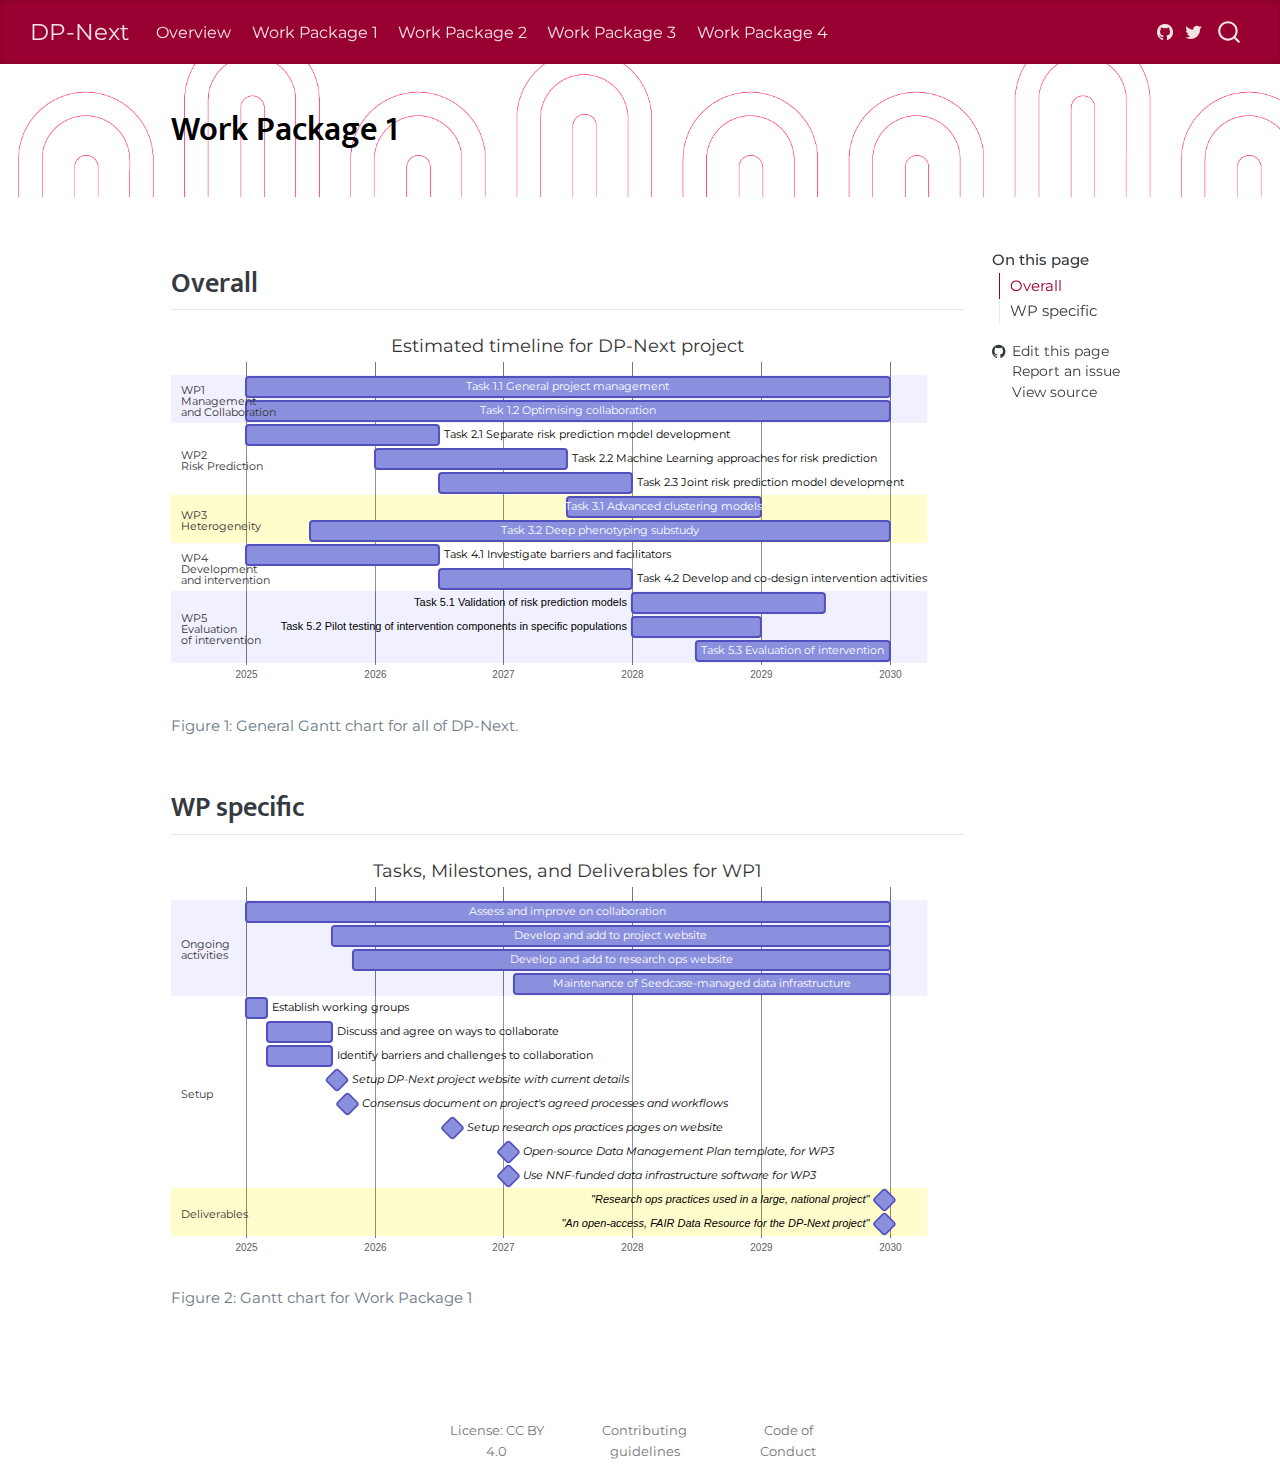
<file: wp1.html>
<!DOCTYPE html>
<html xmlns="http://www.w3.org/1999/xhtml" lang="en" xml:lang="en"><head>

<meta charset="utf-8">
<meta name="generator" content="quarto-1.4.554">

<meta name="viewport" content="width=device-width, initial-scale=1.0, user-scalable=yes">


<title>DP-Next - Work Package 1</title>
<style>
code{white-space: pre-wrap;}
span.smallcaps{font-variant: small-caps;}
div.columns{display: flex; gap: min(4vw, 1.5em);}
div.column{flex: auto; overflow-x: auto;}
div.hanging-indent{margin-left: 1.5em; text-indent: -1.5em;}
ul.task-list{list-style: none;}
ul.task-list li input[type="checkbox"] {
  width: 0.8em;
  margin: 0 0.8em 0.2em -1em; /* quarto-specific, see https://github.com/quarto-dev/quarto-cli/issues/4556 */ 
  vertical-align: middle;
}
</style>


<script src="site_libs/quarto-nav/quarto-nav.js"></script>
<script src="site_libs/clipboard/clipboard.min.js"></script>
<script src="site_libs/quarto-search/autocomplete.umd.js"></script>
<script src="site_libs/quarto-search/fuse.min.js"></script>
<script src="site_libs/quarto-search/quarto-search.js"></script>
<meta name="quarto:offset" content="./">
<script src="site_libs/quarto-html/quarto.js"></script>
<script src="site_libs/quarto-html/popper.min.js"></script>
<script src="site_libs/quarto-html/tippy.umd.min.js"></script>
<script src="site_libs/quarto-html/anchor.min.js"></script>
<link href="site_libs/quarto-html/tippy.css" rel="stylesheet">
<link href="site_libs/quarto-html/quarto-syntax-highlighting.css" rel="stylesheet" id="quarto-text-highlighting-styles">
<script src="site_libs/bootstrap/bootstrap.min.js"></script>
<link href="site_libs/bootstrap/bootstrap-icons.css" rel="stylesheet">
<link href="site_libs/bootstrap/bootstrap.min.css" rel="stylesheet" id="quarto-bootstrap" data-mode="light">
<script id="quarto-search-options" type="application/json">{
  "location": "navbar",
  "copy-button": false,
  "collapse-after": 3,
  "panel-placement": "end",
  "type": "overlay",
  "limit": 50,
  "keyboard-shortcut": [
    "f",
    "/",
    "s"
  ],
  "language": {
    "search-no-results-text": "No results",
    "search-matching-documents-text": "matching documents",
    "search-copy-link-title": "Copy link to search",
    "search-hide-matches-text": "Hide additional matches",
    "search-more-match-text": "more match in this document",
    "search-more-matches-text": "more matches in this document",
    "search-clear-button-title": "Clear",
    "search-text-placeholder": "",
    "search-detached-cancel-button-title": "Cancel",
    "search-submit-button-title": "Submit",
    "search-label": "Search"
  }
}</script>
<style>

      .quarto-title-block .quarto-title-banner {
        background-image: url(site_libs/quarto-contrib/quarto-project/steno-aarhus/sdca-theme/images/banner-faded.png);
background-size: cover;
      }
</style>
<script src="site_libs/quarto-diagram/mermaid.min.js"></script>
<script src="site_libs/quarto-diagram/mermaid-init.js"></script>
<link href="site_libs/quarto-diagram/mermaid.css" rel="stylesheet">


</head>

<body class="nav-fixed">

<div id="quarto-search-results"></div>
  <header id="quarto-header" class="headroom fixed-top quarto-banner">
    <nav class="navbar navbar-expand-lg " data-bs-theme="dark">
      <div class="navbar-container container-fluid">
      <div class="navbar-brand-container mx-auto">
    <a class="navbar-brand" href="./index.html">
    <span class="navbar-title">DP-Next</span>
    </a>
  </div>
            <div id="quarto-search" class="" title="Search"></div>
          <button class="navbar-toggler" type="button" data-bs-toggle="collapse" data-bs-target="#navbarCollapse" aria-controls="navbarCollapse" aria-expanded="false" aria-label="Toggle navigation" onclick="if (window.quartoToggleHeadroom) { window.quartoToggleHeadroom(); }">
  <span class="navbar-toggler-icon"></span>
</button>
          <div class="collapse navbar-collapse" id="navbarCollapse">
            <ul class="navbar-nav navbar-nav-scroll me-auto">
  <li class="nav-item">
    <a class="nav-link" href="./index.html"> 
<span class="menu-text">Overview</span></a>
  </li>  
  <li class="nav-item">
    <a class="nav-link active" href="./wp1.html" aria-current="page"> 
<span class="menu-text">Work Package 1</span></a>
  </li>  
  <li class="nav-item">
    <a class="nav-link" href="./wp2.html"> 
<span class="menu-text">Work Package 2</span></a>
  </li>  
  <li class="nav-item">
    <a class="nav-link" href="./wp3.html"> 
<span class="menu-text">Work Package 3</span></a>
  </li>  
  <li class="nav-item">
    <a class="nav-link" href="./wp4.html"> 
<span class="menu-text">Work Package 4</span></a>
  </li>  
</ul>
          </div> <!-- /navcollapse -->
          <div class="quarto-navbar-tools">
    <a href="https://github.com/steno-aarhus/" title="" class="quarto-navigation-tool px-1" aria-label=""><i class="bi bi-github"></i></a>
    <a href="https://twitter.com/StenoAarhusRes" title="" class="quarto-navigation-tool px-1" aria-label=""><i class="bi bi-twitter"></i></a>
</div>
      </div> <!-- /container-fluid -->
    </nav>
</header>
<!-- content -->
<header id="title-block-header" class="quarto-title-block default page-columns page-full">
  <div class="quarto-title-banner page-columns page-full">
    <div class="quarto-title column-body">
      <h1 class="title">Work Package 1</h1>
                      </div>
  </div>
    
  
  <div class="quarto-title-meta">

      
    
      
    </div>
    
  
  </header><div id="quarto-content" class="quarto-container page-columns page-rows-contents page-layout-article page-navbar">
<!-- sidebar -->
<!-- margin-sidebar -->
    <div id="quarto-margin-sidebar" class="sidebar margin-sidebar">
        <nav id="TOC" role="doc-toc" class="toc-active">
    <h2 id="toc-title">On this page</h2>
   
  <ul>
  <li><a href="#overall" id="toc-overall" class="nav-link active" data-scroll-target="#overall">Overall</a></li>
  <li><a href="#wp-specific" id="toc-wp-specific" class="nav-link" data-scroll-target="#wp-specific">WP specific</a></li>
  </ul>
<div class="toc-actions"><ul><li><a href="https://github.com/steno-aarhus/dp-next/edit/main/wp1.qmd" class="toc-action"><i class="bi bi-github"></i>Edit this page</a></li><li><a href="https://github.com/steno-aarhus/dp-next/issues/new" class="toc-action"><i class="bi empty"></i>Report an issue</a></li><li><a href="https://github.com/steno-aarhus/dp-next/blob/main/wp1.qmd" class="toc-action"><i class="bi empty"></i>View source</a></li></ul></div></nav>
    </div>
<!-- main -->
<main class="content quarto-banner-title-block" id="quarto-document-content">





<section id="overall" class="level2">
<h2 class="anchored" data-anchor-id="overall">Overall</h2>
<div class="cell" data-file="images/gantt.mmd" data-layout-align="default">
<div class="cell-output-display">
<div id="fig-gantt" class="quarto-figure quarto-figure-center quarto-float anchored">
<figure class="quarto-float quarto-float-fig figure">
<div aria-describedby="fig-gantt-caption-0ceaefa1-69ba-4598-a22c-09a6ac19f8ca">
<div>
<pre class="mermaid mermaid-js" data-label="fig-gantt">---
config:
    theme: "neutral"
    themeCSS: "svg {width: 700px}"
    gantt:
        barHeight: 30
        leftPadding: 175
        fontSize: 20
        sectionFontSize: 20
        barGap: 10
---

gantt
    title Estimated timeline for DP-Next project
    dateFormat  YYYY-MM-DD
    axisFormat %Y
    tickInterval 1year
    todayMarker off
    %% (`excludes` accepts specific dates in YYYY-MM-DD format, days of the week ("sunday") or "weekends", but not the word "weekdays".)

    section WP1&lt;br&gt;Management&lt;br&gt;and Collaboration
    Task 1.1 General project management: t1_1, 2025-01-01, 5y
    Task 1.2 Optimising collaboration: t1_2, 2025-01-01, 5y

    section WP2&lt;br&gt;Risk Prediction
    Task 2.1 Separate risk prediction model development : t2_1, 2025-01-01, 18M
    Task 2.2 Machine Learning approaches for risk prediction : t2_2, 2026-01-01, 18M
    Task 2.3 Joint risk prediction model development : t2_3, 2026-07-01, 18M

    section WP3&lt;br&gt;Heterogeneity
    Task 3.1 Advanced clustering models : t3_1, 2027-07-01, 18M
    Task 3.2 Deep phenotyping substudy : t3_2, 2025-07-01, 54M

    section WP4&lt;br&gt;Development&lt;br&gt;and intervention
    Task 4.1 Investigate barriers and facilitators : t4_1, 2025-01-01, 18M
    Task 4.2 Develop and co-design intervention activities : t4_2, after t4_1, 18M

    section WP5&lt;br&gt;Evaluation&lt;br&gt;of intervention
    Task 5.1 Validation of risk prediction models : t5_1, 2028-01-01, 18M
    Task 5.2 Pilot testing of intervention components in specific populations : t5_2, 2028-01-01, 1y
    Task 5.3 Evaluation of intervention : t5_3, 2028-07-01, 18M
</pre>
</div>
</div>
<figcaption class="quarto-float-caption-bottom quarto-float-caption quarto-float-fig" id="fig-gantt-caption-0ceaefa1-69ba-4598-a22c-09a6ac19f8ca">
Figure&nbsp;1: General Gantt chart for all of DP-Next.
</figcaption>
</figure>
</div>
</div>
</div>
</section>
<section id="wp-specific" class="level2">
<h2 class="anchored" data-anchor-id="wp-specific">WP specific</h2>
<div class="cell" data-file="images/gantt-wp1.mmd" data-layout-align="default">
<div class="cell-output-display">
<div id="fig-gantt-wp1" class="quarto-figure quarto-figure-center quarto-float anchored">
<figure class="quarto-float quarto-float-fig figure">
<div aria-describedby="fig-gantt-wp1-caption-0ceaefa1-69ba-4598-a22c-09a6ac19f8ca">
<div>
<pre class="mermaid mermaid-js" data-label="fig-gantt-wp1">---
config:
    theme: "neutral"
    themeCSS: "svg {width: 700px}"
    gantt:
        barHeight: 50
        leftPadding: 175
        fontSize: 20
        sectionFontSize: 20
        barGap: 10
---

gantt
  title Tasks, Milestones, and Deliverables for WP1
  dateFormat  YYYY-MM-DD
  axisFormat %Y
  tickInterval 1year
  todayMarker off
  %% (`excludes` accepts specific dates in YYYY-MM-DD format, days of the week ("sunday") or "weekends", but not the word "weekdays".)

  section Ongoing&lt;br&gt;activities
  Assess and improve on collaboration: improve, 2025-01-01, 5y
  Develop and add to project website: imp_proj_web, after agree, 2030-01-01
  Develop and add to research ops website: imp_reops_web, after consensus, 2030-01-01
  Maintenance of Seedcase-managed data infrastructure: imp_seedcase, after seedcase, 2030-01-01

  section Setup
  Establish working groups: wg, 2025-01-01, 2M
  Discuss and agree on ways to collaborate: agree, after wg, 6M
  Identify barriers and challenges to collaboration: barriers, after wg, 6M

  Setup DP-Next project website with current details: milestone, web_proj, after barriers, 1M
  Consensus document on project's agreed processes and workflows: milestone, consensus, after web_proj, 1M
  Setup research ops practices pages on website: milestone, web_reops, after website, 1M
  Open-source Data Management Plan template, for WP3: milestone, template_dmp, 2027-01-01, 1M 
  Use NNF-funded data infrastructure software for WP3: milestone, seedcase, 2027-01-01, 1M

  section Deliverables
  "Research ops practices used in a large, national project": milestone, doc_reops, 2029-12-01, 1M
  "An open-access, FAIR Data Resource for the DP-Next project": milestone, doc_data_res, 2029-12-01, 1M 




</pre>
</div>
</div>
<figcaption class="quarto-float-caption-bottom quarto-float-caption quarto-float-fig" id="fig-gantt-wp1-caption-0ceaefa1-69ba-4598-a22c-09a6ac19f8ca">
Figure&nbsp;2: Gantt chart for Work Package 1
</figcaption>
</figure>
</div>
</div>
</div>


</section>

</main> <!-- /main -->
<script id="quarto-html-after-body" type="application/javascript">
window.document.addEventListener("DOMContentLoaded", function (event) {
  const toggleBodyColorMode = (bsSheetEl) => {
    const mode = bsSheetEl.getAttribute("data-mode");
    const bodyEl = window.document.querySelector("body");
    if (mode === "dark") {
      bodyEl.classList.add("quarto-dark");
      bodyEl.classList.remove("quarto-light");
    } else {
      bodyEl.classList.add("quarto-light");
      bodyEl.classList.remove("quarto-dark");
    }
  }
  const toggleBodyColorPrimary = () => {
    const bsSheetEl = window.document.querySelector("link#quarto-bootstrap");
    if (bsSheetEl) {
      toggleBodyColorMode(bsSheetEl);
    }
  }
  toggleBodyColorPrimary();  
  const icon = "";
  const anchorJS = new window.AnchorJS();
  anchorJS.options = {
    placement: 'right',
    icon: icon
  };
  anchorJS.add('.anchored');
  const isCodeAnnotation = (el) => {
    for (const clz of el.classList) {
      if (clz.startsWith('code-annotation-')) {                     
        return true;
      }
    }
    return false;
  }
  const clipboard = new window.ClipboardJS('.code-copy-button', {
    text: function(trigger) {
      const codeEl = trigger.previousElementSibling.cloneNode(true);
      for (const childEl of codeEl.children) {
        if (isCodeAnnotation(childEl)) {
          childEl.remove();
        }
      }
      return codeEl.innerText;
    }
  });
  clipboard.on('success', function(e) {
    // button target
    const button = e.trigger;
    // don't keep focus
    button.blur();
    // flash "checked"
    button.classList.add('code-copy-button-checked');
    var currentTitle = button.getAttribute("title");
    button.setAttribute("title", "Copied!");
    let tooltip;
    if (window.bootstrap) {
      button.setAttribute("data-bs-toggle", "tooltip");
      button.setAttribute("data-bs-placement", "left");
      button.setAttribute("data-bs-title", "Copied!");
      tooltip = new bootstrap.Tooltip(button, 
        { trigger: "manual", 
          customClass: "code-copy-button-tooltip",
          offset: [0, -8]});
      tooltip.show();    
    }
    setTimeout(function() {
      if (tooltip) {
        tooltip.hide();
        button.removeAttribute("data-bs-title");
        button.removeAttribute("data-bs-toggle");
        button.removeAttribute("data-bs-placement");
      }
      button.setAttribute("title", currentTitle);
      button.classList.remove('code-copy-button-checked');
    }, 1000);
    // clear code selection
    e.clearSelection();
  });
    var localhostRegex = new RegExp(/^(?:http|https):\/\/localhost\:?[0-9]*\//);
    var mailtoRegex = new RegExp(/^mailto:/);
      var filterRegex = new RegExp("https:\/\/steno-aarhus\.github\.io\/dp-next\/");
    var isInternal = (href) => {
        return filterRegex.test(href) || localhostRegex.test(href) || mailtoRegex.test(href);
    }
    // Inspect non-navigation links and adorn them if external
 	var links = window.document.querySelectorAll('a[href]:not(.nav-link):not(.navbar-brand):not(.toc-action):not(.sidebar-link):not(.sidebar-item-toggle):not(.pagination-link):not(.no-external):not([aria-hidden]):not(.dropdown-item):not(.quarto-navigation-tool)');
    for (var i=0; i<links.length; i++) {
      const link = links[i];
      if (!isInternal(link.href)) {
        // undo the damage that might have been done by quarto-nav.js in the case of
        // links that we want to consider external
        if (link.dataset.originalHref !== undefined) {
          link.href = link.dataset.originalHref;
        }
      }
    }
  function tippyHover(el, contentFn, onTriggerFn, onUntriggerFn) {
    const config = {
      allowHTML: true,
      maxWidth: 500,
      delay: 100,
      arrow: false,
      appendTo: function(el) {
          return el.parentElement;
      },
      interactive: true,
      interactiveBorder: 10,
      theme: 'quarto',
      placement: 'bottom-start',
    };
    if (contentFn) {
      config.content = contentFn;
    }
    if (onTriggerFn) {
      config.onTrigger = onTriggerFn;
    }
    if (onUntriggerFn) {
      config.onUntrigger = onUntriggerFn;
    }
    window.tippy(el, config); 
  }
  const noterefs = window.document.querySelectorAll('a[role="doc-noteref"]');
  for (var i=0; i<noterefs.length; i++) {
    const ref = noterefs[i];
    tippyHover(ref, function() {
      // use id or data attribute instead here
      let href = ref.getAttribute('data-footnote-href') || ref.getAttribute('href');
      try { href = new URL(href).hash; } catch {}
      const id = href.replace(/^#\/?/, "");
      const note = window.document.getElementById(id);
      if (note) {
        return note.innerHTML;
      } else {
        return "";
      }
    });
  }
  const xrefs = window.document.querySelectorAll('a.quarto-xref');
  const processXRef = (id, note) => {
    // Strip column container classes
    const stripColumnClz = (el) => {
      el.classList.remove("page-full", "page-columns");
      if (el.children) {
        for (const child of el.children) {
          stripColumnClz(child);
        }
      }
    }
    stripColumnClz(note)
    if (id === null || id.startsWith('sec-')) {
      // Special case sections, only their first couple elements
      const container = document.createElement("div");
      if (note.children && note.children.length > 2) {
        container.appendChild(note.children[0].cloneNode(true));
        for (let i = 1; i < note.children.length; i++) {
          const child = note.children[i];
          if (child.tagName === "P" && child.innerText === "") {
            continue;
          } else {
            container.appendChild(child.cloneNode(true));
            break;
          }
        }
        if (window.Quarto?.typesetMath) {
          window.Quarto.typesetMath(container);
        }
        return container.innerHTML
      } else {
        if (window.Quarto?.typesetMath) {
          window.Quarto.typesetMath(note);
        }
        return note.innerHTML;
      }
    } else {
      // Remove any anchor links if they are present
      const anchorLink = note.querySelector('a.anchorjs-link');
      if (anchorLink) {
        anchorLink.remove();
      }
      if (window.Quarto?.typesetMath) {
        window.Quarto.typesetMath(note);
      }
      // TODO in 1.5, we should make sure this works without a callout special case
      if (note.classList.contains("callout")) {
        return note.outerHTML;
      } else {
        return note.innerHTML;
      }
    }
  }
  for (var i=0; i<xrefs.length; i++) {
    const xref = xrefs[i];
    tippyHover(xref, undefined, function(instance) {
      instance.disable();
      let url = xref.getAttribute('href');
      let hash = undefined; 
      if (url.startsWith('#')) {
        hash = url;
      } else {
        try { hash = new URL(url).hash; } catch {}
      }
      if (hash) {
        const id = hash.replace(/^#\/?/, "");
        const note = window.document.getElementById(id);
        if (note !== null) {
          try {
            const html = processXRef(id, note.cloneNode(true));
            instance.setContent(html);
          } finally {
            instance.enable();
            instance.show();
          }
        } else {
          // See if we can fetch this
          fetch(url.split('#')[0])
          .then(res => res.text())
          .then(html => {
            const parser = new DOMParser();
            const htmlDoc = parser.parseFromString(html, "text/html");
            const note = htmlDoc.getElementById(id);
            if (note !== null) {
              const html = processXRef(id, note);
              instance.setContent(html);
            } 
          }).finally(() => {
            instance.enable();
            instance.show();
          });
        }
      } else {
        // See if we can fetch a full url (with no hash to target)
        // This is a special case and we should probably do some content thinning / targeting
        fetch(url)
        .then(res => res.text())
        .then(html => {
          const parser = new DOMParser();
          const htmlDoc = parser.parseFromString(html, "text/html");
          const note = htmlDoc.querySelector('main.content');
          if (note !== null) {
            // This should only happen for chapter cross references
            // (since there is no id in the URL)
            // remove the first header
            if (note.children.length > 0 && note.children[0].tagName === "HEADER") {
              note.children[0].remove();
            }
            const html = processXRef(null, note);
            instance.setContent(html);
          } 
        }).finally(() => {
          instance.enable();
          instance.show();
        });
      }
    }, function(instance) {
    });
  }
      let selectedAnnoteEl;
      const selectorForAnnotation = ( cell, annotation) => {
        let cellAttr = 'data-code-cell="' + cell + '"';
        let lineAttr = 'data-code-annotation="' +  annotation + '"';
        const selector = 'span[' + cellAttr + '][' + lineAttr + ']';
        return selector;
      }
      const selectCodeLines = (annoteEl) => {
        const doc = window.document;
        const targetCell = annoteEl.getAttribute("data-target-cell");
        const targetAnnotation = annoteEl.getAttribute("data-target-annotation");
        const annoteSpan = window.document.querySelector(selectorForAnnotation(targetCell, targetAnnotation));
        const lines = annoteSpan.getAttribute("data-code-lines").split(",");
        const lineIds = lines.map((line) => {
          return targetCell + "-" + line;
        })
        let top = null;
        let height = null;
        let parent = null;
        if (lineIds.length > 0) {
            //compute the position of the single el (top and bottom and make a div)
            const el = window.document.getElementById(lineIds[0]);
            top = el.offsetTop;
            height = el.offsetHeight;
            parent = el.parentElement.parentElement;
          if (lineIds.length > 1) {
            const lastEl = window.document.getElementById(lineIds[lineIds.length - 1]);
            const bottom = lastEl.offsetTop + lastEl.offsetHeight;
            height = bottom - top;
          }
          if (top !== null && height !== null && parent !== null) {
            // cook up a div (if necessary) and position it 
            let div = window.document.getElementById("code-annotation-line-highlight");
            if (div === null) {
              div = window.document.createElement("div");
              div.setAttribute("id", "code-annotation-line-highlight");
              div.style.position = 'absolute';
              parent.appendChild(div);
            }
            div.style.top = top - 2 + "px";
            div.style.height = height + 4 + "px";
            div.style.left = 0;
            let gutterDiv = window.document.getElementById("code-annotation-line-highlight-gutter");
            if (gutterDiv === null) {
              gutterDiv = window.document.createElement("div");
              gutterDiv.setAttribute("id", "code-annotation-line-highlight-gutter");
              gutterDiv.style.position = 'absolute';
              const codeCell = window.document.getElementById(targetCell);
              const gutter = codeCell.querySelector('.code-annotation-gutter');
              gutter.appendChild(gutterDiv);
            }
            gutterDiv.style.top = top - 2 + "px";
            gutterDiv.style.height = height + 4 + "px";
          }
          selectedAnnoteEl = annoteEl;
        }
      };
      const unselectCodeLines = () => {
        const elementsIds = ["code-annotation-line-highlight", "code-annotation-line-highlight-gutter"];
        elementsIds.forEach((elId) => {
          const div = window.document.getElementById(elId);
          if (div) {
            div.remove();
          }
        });
        selectedAnnoteEl = undefined;
      };
        // Handle positioning of the toggle
    window.addEventListener(
      "resize",
      throttle(() => {
        elRect = undefined;
        if (selectedAnnoteEl) {
          selectCodeLines(selectedAnnoteEl);
        }
      }, 10)
    );
    function throttle(fn, ms) {
    let throttle = false;
    let timer;
      return (...args) => {
        if(!throttle) { // first call gets through
            fn.apply(this, args);
            throttle = true;
        } else { // all the others get throttled
            if(timer) clearTimeout(timer); // cancel #2
            timer = setTimeout(() => {
              fn.apply(this, args);
              timer = throttle = false;
            }, ms);
        }
      };
    }
      // Attach click handler to the DT
      const annoteDls = window.document.querySelectorAll('dt[data-target-cell]');
      for (const annoteDlNode of annoteDls) {
        annoteDlNode.addEventListener('click', (event) => {
          const clickedEl = event.target;
          if (clickedEl !== selectedAnnoteEl) {
            unselectCodeLines();
            const activeEl = window.document.querySelector('dt[data-target-cell].code-annotation-active');
            if (activeEl) {
              activeEl.classList.remove('code-annotation-active');
            }
            selectCodeLines(clickedEl);
            clickedEl.classList.add('code-annotation-active');
          } else {
            // Unselect the line
            unselectCodeLines();
            clickedEl.classList.remove('code-annotation-active');
          }
        });
      }
  const findCites = (el) => {
    const parentEl = el.parentElement;
    if (parentEl) {
      const cites = parentEl.dataset.cites;
      if (cites) {
        return {
          el,
          cites: cites.split(' ')
        };
      } else {
        return findCites(el.parentElement)
      }
    } else {
      return undefined;
    }
  };
  var bibliorefs = window.document.querySelectorAll('a[role="doc-biblioref"]');
  for (var i=0; i<bibliorefs.length; i++) {
    const ref = bibliorefs[i];
    const citeInfo = findCites(ref);
    if (citeInfo) {
      tippyHover(citeInfo.el, function() {
        var popup = window.document.createElement('div');
        citeInfo.cites.forEach(function(cite) {
          var citeDiv = window.document.createElement('div');
          citeDiv.classList.add('hanging-indent');
          citeDiv.classList.add('csl-entry');
          var biblioDiv = window.document.getElementById('ref-' + cite);
          if (biblioDiv) {
            citeDiv.innerHTML = biblioDiv.innerHTML;
          }
          popup.appendChild(citeDiv);
        });
        return popup.innerHTML;
      });
    }
  }
});
</script>
</div> <!-- /content -->
<footer class="footer">
  <div class="nav-footer">
    <div class="nav-footer-left">
      &nbsp;
    </div>   
    <div class="nav-footer-center">
      <ul class="footer-items list-unstyled">
    <li class="nav-item">
    <a class="nav-link" href="https://creativecommons.org/licenses/by/4.0/">
<p>License: CC BY 4.0</p>
</a>
  </li>  
    <li class="nav-item">
    <a class="nav-link" href="https://steno-aarhus.github.io/research/CONTRIBUTING.html">
<p>Contributing guidelines</p>
</a>
  </li>  
    <li class="nav-item">
    <a class="nav-link" href="https://steno-aarhus.github.io/research/CODE_OF_CONDUCT.html">
<p>Code of Conduct</p>
</a>
  </li>  
</ul>
    <div class="toc-actions d-sm-block d-md-none"><ul><li><a href="https://github.com/steno-aarhus/dp-next/edit/main/wp1.qmd" class="toc-action"><i class="bi bi-github"></i>Edit this page</a></li><li><a href="https://github.com/steno-aarhus/dp-next/issues/new" class="toc-action"><i class="bi empty"></i>Report an issue</a></li><li><a href="https://github.com/steno-aarhus/dp-next/blob/main/wp1.qmd" class="toc-action"><i class="bi empty"></i>View source</a></li></ul></div></div>
    <div class="nav-footer-right">
      &nbsp;
    </div>
  </div>
</footer>




</body></html>
</file>
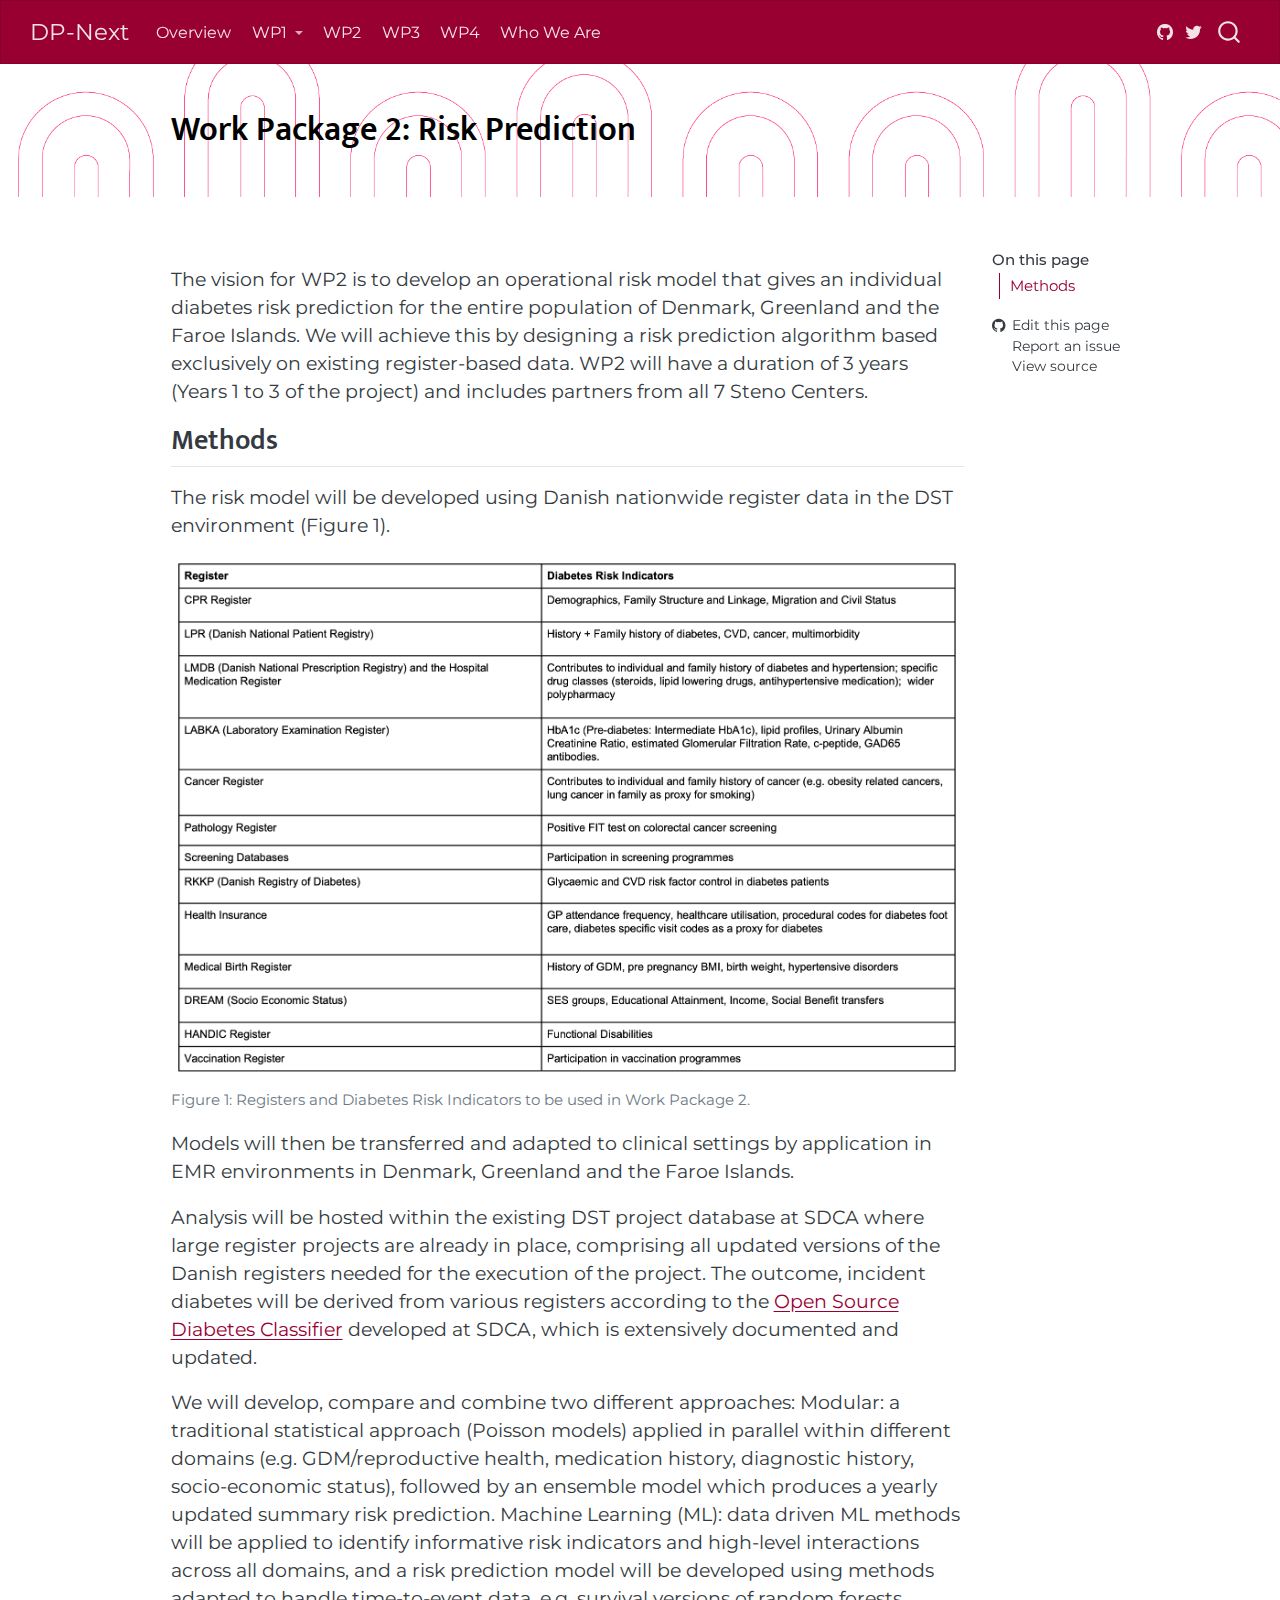
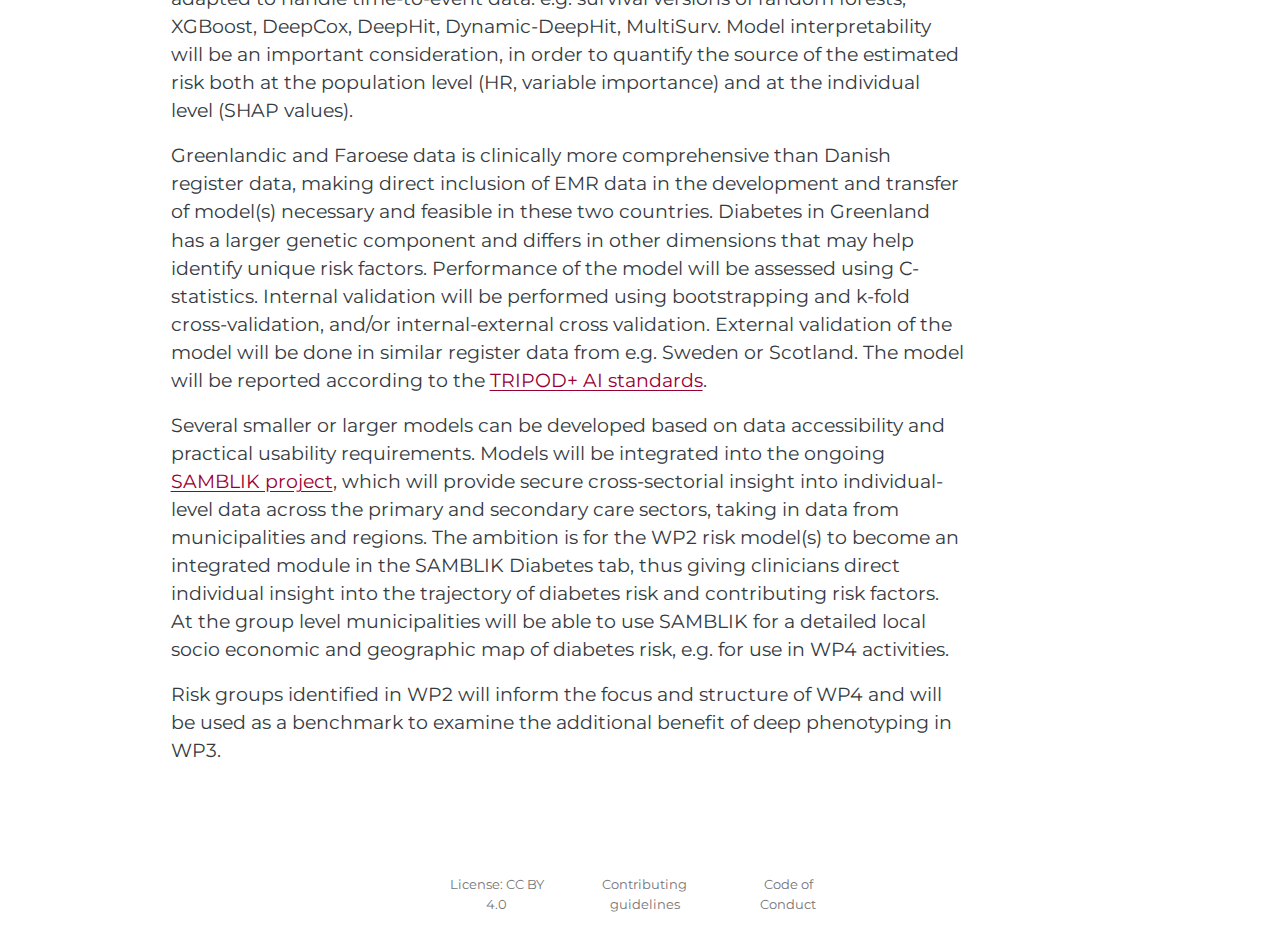
<file: wp2.html>
<!DOCTYPE html>
<html xmlns="http://www.w3.org/1999/xhtml" lang="en" xml:lang="en"><head>

<meta charset="utf-8">
<meta name="generator" content="quarto-1.5.53">

<meta name="viewport" content="width=device-width, initial-scale=1.0, user-scalable=yes">


<title>Work Package 2: Risk Prediction – DP-Next</title>
<style>
code{white-space: pre-wrap;}
span.smallcaps{font-variant: small-caps;}
div.columns{display: flex; gap: min(4vw, 1.5em);}
div.column{flex: auto; overflow-x: auto;}
div.hanging-indent{margin-left: 1.5em; text-indent: -1.5em;}
ul.task-list{list-style: none;}
ul.task-list li input[type="checkbox"] {
  width: 0.8em;
  margin: 0 0.8em 0.2em -1em; /* quarto-specific, see https://github.com/quarto-dev/quarto-cli/issues/4556 */ 
  vertical-align: middle;
}
</style>


<script src="site_libs/quarto-nav/quarto-nav.js"></script>
<script src="site_libs/clipboard/clipboard.min.js"></script>
<script src="site_libs/quarto-search/autocomplete.umd.js"></script>
<script src="site_libs/quarto-search/fuse.min.js"></script>
<script src="site_libs/quarto-search/quarto-search.js"></script>
<meta name="quarto:offset" content="./">
<script src="site_libs/quarto-html/quarto.js"></script>
<script src="site_libs/quarto-html/popper.min.js"></script>
<script src="site_libs/quarto-html/tippy.umd.min.js"></script>
<script src="site_libs/quarto-html/anchor.min.js"></script>
<link href="site_libs/quarto-html/tippy.css" rel="stylesheet">
<link href="site_libs/quarto-html/quarto-syntax-highlighting.css" rel="stylesheet" id="quarto-text-highlighting-styles">
<script src="site_libs/bootstrap/bootstrap.min.js"></script>
<link href="site_libs/bootstrap/bootstrap-icons.css" rel="stylesheet">
<link href="site_libs/bootstrap/bootstrap.min.css" rel="stylesheet" id="quarto-bootstrap" data-mode="light">
<script id="quarto-search-options" type="application/json">{
  "location": "navbar",
  "copy-button": false,
  "collapse-after": 3,
  "panel-placement": "end",
  "type": "overlay",
  "limit": 50,
  "keyboard-shortcut": [
    "f",
    "/",
    "s"
  ],
  "language": {
    "search-no-results-text": "No results",
    "search-matching-documents-text": "matching documents",
    "search-copy-link-title": "Copy link to search",
    "search-hide-matches-text": "Hide additional matches",
    "search-more-match-text": "more match in this document",
    "search-more-matches-text": "more matches in this document",
    "search-clear-button-title": "Clear",
    "search-text-placeholder": "",
    "search-detached-cancel-button-title": "Cancel",
    "search-submit-button-title": "Submit",
    "search-label": "Search"
  }
}</script>
<style>

      .quarto-title-block .quarto-title-banner {
        background-image: url(site_libs/quarto-contrib/quarto-project/steno-aarhus/sdca-theme/images/banner-faded.png);
background-size: cover;
      }
</style>


</head>

<body class="nav-fixed">

<div id="quarto-search-results"></div>
  <header id="quarto-header" class="headroom fixed-top quarto-banner">
    <nav class="navbar navbar-expand-lg " data-bs-theme="dark">
      <div class="navbar-container container-fluid">
      <div class="navbar-brand-container mx-auto">
    <a class="navbar-brand" href="./index.html">
    <span class="navbar-title">DP-Next</span>
    </a>
  </div>
            <div id="quarto-search" class="" title="Search"></div>
          <button class="navbar-toggler" type="button" data-bs-toggle="collapse" data-bs-target="#navbarCollapse" aria-controls="navbarCollapse" role="menu" aria-expanded="false" aria-label="Toggle navigation" onclick="if (window.quartoToggleHeadroom) { window.quartoToggleHeadroom(); }">
  <span class="navbar-toggler-icon"></span>
</button>
          <div class="collapse navbar-collapse" id="navbarCollapse">
            <ul class="navbar-nav navbar-nav-scroll me-auto">
  <li class="nav-item">
    <a class="nav-link" href="./index.html"> 
<span class="menu-text">Overview</span></a>
  </li>  
  <li class="nav-item dropdown ">
    <a class="nav-link dropdown-toggle" href="#" id="nav-menu-wp1" role="link" data-bs-toggle="dropdown" aria-expanded="false">
 <span class="menu-text">WP1</span>
    </a>
    <ul class="dropdown-menu" aria-labelledby="nav-menu-wp1">    
        <li>
    <a class="dropdown-item" href="./wp1/index.html">
 <span class="dropdown-text">Abstract</span></a>
  </li>  
        <li>
    <a class="dropdown-item" href="./wp1/introduction.html">
 <span class="dropdown-text">Introduction</span></a>
  </li>  
        <li>
    <a class="dropdown-item" href="./wp1/strategy.html">
 <span class="dropdown-text">Strategy</span></a>
  </li>  
        <li>
    <a class="dropdown-item" href="./wp1/roadmap.html">
 <span class="dropdown-text">Roadmap</span></a>
  </li>  
        <li>
    <a class="dropdown-item" href="./wp1/application.html">
 <span class="dropdown-text">Applications</span></a>
  </li>  
    </ul>
  </li>
  <li class="nav-item">
    <a class="nav-link active" href="./wp2.html" aria-current="page"> 
<span class="menu-text">WP2</span></a>
  </li>  
  <li class="nav-item">
    <a class="nav-link" href="./wp3.html"> 
<span class="menu-text">WP3</span></a>
  </li>  
  <li class="nav-item">
    <a class="nav-link" href="./wp4.html"> 
<span class="menu-text">WP4</span></a>
  </li>  
  <li class="nav-item">
    <a class="nav-link" href="./who-we-are.html"> 
<span class="menu-text">Who We Are</span></a>
  </li>  
</ul>
          </div> <!-- /navcollapse -->
            <div class="quarto-navbar-tools">
    <a href="https://github.com/steno-aarhus/" title="" class="quarto-navigation-tool px-1" aria-label=""><i class="bi bi-github"></i></a>
    <a href="https://twitter.com/StenoAarhusRes" title="" class="quarto-navigation-tool px-1" aria-label=""><i class="bi bi-twitter"></i></a>
</div>
      </div> <!-- /container-fluid -->
    </nav>
</header>
<!-- content -->
<header id="title-block-header" class="quarto-title-block default page-columns page-full">
  <div class="quarto-title-banner page-columns page-full">
    <div class="quarto-title column-body">
      <h1 class="title">Work Package 2: Risk Prediction</h1>
                      </div>
  </div>
    
  
  <div class="quarto-title-meta">

      
    
      
    </div>
    
  
  </header><div id="quarto-content" class="quarto-container page-columns page-rows-contents page-layout-article page-navbar">
<!-- sidebar -->
<!-- margin-sidebar -->
    <div id="quarto-margin-sidebar" class="sidebar margin-sidebar">
        <nav id="TOC" role="doc-toc" class="toc-active">
    <h2 id="toc-title">On this page</h2>
   
  <ul>
  <li><a href="#methods" id="toc-methods" class="nav-link active" data-scroll-target="#methods">Methods</a></li>
  </ul>
<div class="toc-actions"><ul><li><a href="https://github.com/steno-aarhus/dp-next/edit/main/wp2.qmd" class="toc-action"><i class="bi bi-github"></i>Edit this page</a></li><li><a href="https://github.com/steno-aarhus/dp-next/issues/new" class="toc-action"><i class="bi empty"></i>Report an issue</a></li><li><a href="https://github.com/steno-aarhus/dp-next/blob/main/wp2.qmd" class="toc-action"><i class="bi empty"></i>View source</a></li></ul></div></nav>
    </div>
<!-- main -->
<main class="content quarto-banner-title-block" id="quarto-document-content">





<p>The vision for WP2 is to develop an operational risk model that gives an individual diabetes risk prediction for the entire population of Denmark, Greenland and the Faroe Islands. We will achieve this by designing a risk prediction algorithm based exclusively on existing register-based data. WP2 will have a duration of 3 years (Years 1 to 3 of the project) and includes partners from all 7 Steno Centers.</p>
<section id="methods" class="level2">
<h2 class="anchored" data-anchor-id="methods">Methods</h2>
<p>The risk model will be developed using Danish nationwide register data in the DST environment (Figure 1).</p>
<div id="fig-registers-used-in-DPNext" class="quarto-float quarto-figure quarto-figure-center anchored">
<figure class="quarto-float quarto-float-fig figure">
<div aria-describedby="fig-registers-used-in-DPNext-caption-0ceaefa1-69ba-4598-a22c-09a6ac19f8ca">
<img src="images/DP-Next_Registers.png" class="img-fluid figure-img">
</div>
<figcaption class="quarto-float-caption-bottom quarto-float-caption quarto-float-fig" id="fig-registers-used-in-DPNext-caption-0ceaefa1-69ba-4598-a22c-09a6ac19f8ca">
Figure&nbsp;1: Registers and Diabetes Risk Indicators to be used in Work Package 2.
</figcaption>
</figure>
</div>
<p>Models will then be transferred and adapted to clinical settings by application in EMR environments in Denmark, Greenland and the Faroe Islands.</p>
<p>Analysis will be hosted within the existing DST project database at SDCA where large register projects are already in place, comprising all updated versions of the Danish registers needed for the execution of the project. The outcome, incident diabetes will be derived from various registers according to the <a href="https://steno-aarhus.github.io/osdc/">Open Source Diabetes Classifier</a> developed at SDCA, which is extensively documented and updated.</p>
<p>We will develop, compare and combine two different approaches: Modular: a traditional statistical approach (Poisson models) applied in parallel within different domains (e.g.&nbsp;GDM/reproductive health, medication history, diagnostic history, socio-economic status), followed by an ensemble model which produces a yearly updated summary risk prediction. Machine Learning (ML): data driven ML methods will be applied to identify informative risk indicators and high-level interactions across all domains, and a risk prediction model will be developed using methods adapted to handle time-to-event data. e.g.&nbsp;survival versions of random forests, XGBoost, DeepCox, DeepHit, Dynamic-DeepHit, MultiSurv. Model interpretability will be an important consideration, in order to quantify the source of the estimated risk both at the population level (HR, variable importance) and at the individual level (SHAP values).</p>
<p>Greenlandic and Faroese data is clinically more comprehensive than Danish register data, making direct inclusion of EMR data in the development and transfer of model(s) necessary and feasible in these two countries. Diabetes in Greenland has a larger genetic component and differs in other dimensions that may help identify unique risk factors. Performance of the model will be assessed using C-statistics. Internal validation will be performed using bootstrapping and k-fold cross-validation, and/or internal-external cross validation. External validation of the model will be done in similar register data from e.g.&nbsp;Sweden or Scotland. The model will be reported according to the <a href="https://www.bmj.com/content/385/bmj-2023-078378">TRIPOD+ AI standards</a>.</p>
<p>Several smaller or larger models can be developed based on data accessibility and practical usability requirements. Models will be integrated into the ongoing <a href="https://www.stenoaarhus.dk/tvarsektoriel-forskning/organisering-og-ledelse/samblik/">SAMBLIK project</a>, which will provide secure cross-sectorial insight into individual-level data across the primary and secondary care sectors, taking in data from municipalities and regions. The ambition is for the WP2 risk model(s) to become an integrated module in the SAMBLIK Diabetes tab, thus giving clinicians direct individual insight into the trajectory of diabetes risk and contributing risk factors. At the group level municipalities will be able to use SAMBLIK for a detailed local socio economic and geographic map of diabetes risk, e.g.&nbsp;for use in WP4 activities.</p>
<p>Risk groups identified in WP2 will inform the focus and structure of WP4 and will be used as a benchmark to examine the additional benefit of deep phenotyping in WP3.</p>


</section>

</main> <!-- /main -->
<script id="quarto-html-after-body" type="application/javascript">
window.document.addEventListener("DOMContentLoaded", function (event) {
  const toggleBodyColorMode = (bsSheetEl) => {
    const mode = bsSheetEl.getAttribute("data-mode");
    const bodyEl = window.document.querySelector("body");
    if (mode === "dark") {
      bodyEl.classList.add("quarto-dark");
      bodyEl.classList.remove("quarto-light");
    } else {
      bodyEl.classList.add("quarto-light");
      bodyEl.classList.remove("quarto-dark");
    }
  }
  const toggleBodyColorPrimary = () => {
    const bsSheetEl = window.document.querySelector("link#quarto-bootstrap");
    if (bsSheetEl) {
      toggleBodyColorMode(bsSheetEl);
    }
  }
  toggleBodyColorPrimary();  
  const icon = "";
  const anchorJS = new window.AnchorJS();
  anchorJS.options = {
    placement: 'right',
    icon: icon
  };
  anchorJS.add('.anchored');
  const isCodeAnnotation = (el) => {
    for (const clz of el.classList) {
      if (clz.startsWith('code-annotation-')) {                     
        return true;
      }
    }
    return false;
  }
  const onCopySuccess = function(e) {
    // button target
    const button = e.trigger;
    // don't keep focus
    button.blur();
    // flash "checked"
    button.classList.add('code-copy-button-checked');
    var currentTitle = button.getAttribute("title");
    button.setAttribute("title", "Copied!");
    let tooltip;
    if (window.bootstrap) {
      button.setAttribute("data-bs-toggle", "tooltip");
      button.setAttribute("data-bs-placement", "left");
      button.setAttribute("data-bs-title", "Copied!");
      tooltip = new bootstrap.Tooltip(button, 
        { trigger: "manual", 
          customClass: "code-copy-button-tooltip",
          offset: [0, -8]});
      tooltip.show();    
    }
    setTimeout(function() {
      if (tooltip) {
        tooltip.hide();
        button.removeAttribute("data-bs-title");
        button.removeAttribute("data-bs-toggle");
        button.removeAttribute("data-bs-placement");
      }
      button.setAttribute("title", currentTitle);
      button.classList.remove('code-copy-button-checked');
    }, 1000);
    // clear code selection
    e.clearSelection();
  }
  const getTextToCopy = function(trigger) {
      const codeEl = trigger.previousElementSibling.cloneNode(true);
      for (const childEl of codeEl.children) {
        if (isCodeAnnotation(childEl)) {
          childEl.remove();
        }
      }
      return codeEl.innerText;
  }
  const clipboard = new window.ClipboardJS('.code-copy-button:not([data-in-quarto-modal])', {
    text: getTextToCopy
  });
  clipboard.on('success', onCopySuccess);
  if (window.document.getElementById('quarto-embedded-source-code-modal')) {
    // For code content inside modals, clipBoardJS needs to be initialized with a container option
    // TODO: Check when it could be a function (https://github.com/zenorocha/clipboard.js/issues/860)
    const clipboardModal = new window.ClipboardJS('.code-copy-button[data-in-quarto-modal]', {
      text: getTextToCopy,
      container: window.document.getElementById('quarto-embedded-source-code-modal')
    });
    clipboardModal.on('success', onCopySuccess);
  }
    var localhostRegex = new RegExp(/^(?:http|https):\/\/localhost\:?[0-9]*\//);
    var mailtoRegex = new RegExp(/^mailto:/);
      var filterRegex = new RegExp("https:\/\/steno-aarhus\.github\.io\/dp-next\/");
    var isInternal = (href) => {
        return filterRegex.test(href) || localhostRegex.test(href) || mailtoRegex.test(href);
    }
    // Inspect non-navigation links and adorn them if external
 	var links = window.document.querySelectorAll('a[href]:not(.nav-link):not(.navbar-brand):not(.toc-action):not(.sidebar-link):not(.sidebar-item-toggle):not(.pagination-link):not(.no-external):not([aria-hidden]):not(.dropdown-item):not(.quarto-navigation-tool):not(.about-link)');
    for (var i=0; i<links.length; i++) {
      const link = links[i];
      if (!isInternal(link.href)) {
        // undo the damage that might have been done by quarto-nav.js in the case of
        // links that we want to consider external
        if (link.dataset.originalHref !== undefined) {
          link.href = link.dataset.originalHref;
        }
      }
    }
  function tippyHover(el, contentFn, onTriggerFn, onUntriggerFn) {
    const config = {
      allowHTML: true,
      maxWidth: 500,
      delay: 100,
      arrow: false,
      appendTo: function(el) {
          return el.parentElement;
      },
      interactive: true,
      interactiveBorder: 10,
      theme: 'quarto',
      placement: 'bottom-start',
    };
    if (contentFn) {
      config.content = contentFn;
    }
    if (onTriggerFn) {
      config.onTrigger = onTriggerFn;
    }
    if (onUntriggerFn) {
      config.onUntrigger = onUntriggerFn;
    }
    window.tippy(el, config); 
  }
  const noterefs = window.document.querySelectorAll('a[role="doc-noteref"]');
  for (var i=0; i<noterefs.length; i++) {
    const ref = noterefs[i];
    tippyHover(ref, function() {
      // use id or data attribute instead here
      let href = ref.getAttribute('data-footnote-href') || ref.getAttribute('href');
      try { href = new URL(href).hash; } catch {}
      const id = href.replace(/^#\/?/, "");
      const note = window.document.getElementById(id);
      if (note) {
        return note.innerHTML;
      } else {
        return "";
      }
    });
  }
  const xrefs = window.document.querySelectorAll('a.quarto-xref');
  const processXRef = (id, note) => {
    // Strip column container classes
    const stripColumnClz = (el) => {
      el.classList.remove("page-full", "page-columns");
      if (el.children) {
        for (const child of el.children) {
          stripColumnClz(child);
        }
      }
    }
    stripColumnClz(note)
    if (id === null || id.startsWith('sec-')) {
      // Special case sections, only their first couple elements
      const container = document.createElement("div");
      if (note.children && note.children.length > 2) {
        container.appendChild(note.children[0].cloneNode(true));
        for (let i = 1; i < note.children.length; i++) {
          const child = note.children[i];
          if (child.tagName === "P" && child.innerText === "") {
            continue;
          } else {
            container.appendChild(child.cloneNode(true));
            break;
          }
        }
        if (window.Quarto?.typesetMath) {
          window.Quarto.typesetMath(container);
        }
        return container.innerHTML
      } else {
        if (window.Quarto?.typesetMath) {
          window.Quarto.typesetMath(note);
        }
        return note.innerHTML;
      }
    } else {
      // Remove any anchor links if they are present
      const anchorLink = note.querySelector('a.anchorjs-link');
      if (anchorLink) {
        anchorLink.remove();
      }
      if (window.Quarto?.typesetMath) {
        window.Quarto.typesetMath(note);
      }
      // TODO in 1.5, we should make sure this works without a callout special case
      if (note.classList.contains("callout")) {
        return note.outerHTML;
      } else {
        return note.innerHTML;
      }
    }
  }
  for (var i=0; i<xrefs.length; i++) {
    const xref = xrefs[i];
    tippyHover(xref, undefined, function(instance) {
      instance.disable();
      let url = xref.getAttribute('href');
      let hash = undefined; 
      if (url.startsWith('#')) {
        hash = url;
      } else {
        try { hash = new URL(url).hash; } catch {}
      }
      if (hash) {
        const id = hash.replace(/^#\/?/, "");
        const note = window.document.getElementById(id);
        if (note !== null) {
          try {
            const html = processXRef(id, note.cloneNode(true));
            instance.setContent(html);
          } finally {
            instance.enable();
            instance.show();
          }
        } else {
          // See if we can fetch this
          fetch(url.split('#')[0])
          .then(res => res.text())
          .then(html => {
            const parser = new DOMParser();
            const htmlDoc = parser.parseFromString(html, "text/html");
            const note = htmlDoc.getElementById(id);
            if (note !== null) {
              const html = processXRef(id, note);
              instance.setContent(html);
            } 
          }).finally(() => {
            instance.enable();
            instance.show();
          });
        }
      } else {
        // See if we can fetch a full url (with no hash to target)
        // This is a special case and we should probably do some content thinning / targeting
        fetch(url)
        .then(res => res.text())
        .then(html => {
          const parser = new DOMParser();
          const htmlDoc = parser.parseFromString(html, "text/html");
          const note = htmlDoc.querySelector('main.content');
          if (note !== null) {
            // This should only happen for chapter cross references
            // (since there is no id in the URL)
            // remove the first header
            if (note.children.length > 0 && note.children[0].tagName === "HEADER") {
              note.children[0].remove();
            }
            const html = processXRef(null, note);
            instance.setContent(html);
          } 
        }).finally(() => {
          instance.enable();
          instance.show();
        });
      }
    }, function(instance) {
    });
  }
      let selectedAnnoteEl;
      const selectorForAnnotation = ( cell, annotation) => {
        let cellAttr = 'data-code-cell="' + cell + '"';
        let lineAttr = 'data-code-annotation="' +  annotation + '"';
        const selector = 'span[' + cellAttr + '][' + lineAttr + ']';
        return selector;
      }
      const selectCodeLines = (annoteEl) => {
        const doc = window.document;
        const targetCell = annoteEl.getAttribute("data-target-cell");
        const targetAnnotation = annoteEl.getAttribute("data-target-annotation");
        const annoteSpan = window.document.querySelector(selectorForAnnotation(targetCell, targetAnnotation));
        const lines = annoteSpan.getAttribute("data-code-lines").split(",");
        const lineIds = lines.map((line) => {
          return targetCell + "-" + line;
        })
        let top = null;
        let height = null;
        let parent = null;
        if (lineIds.length > 0) {
            //compute the position of the single el (top and bottom and make a div)
            const el = window.document.getElementById(lineIds[0]);
            top = el.offsetTop;
            height = el.offsetHeight;
            parent = el.parentElement.parentElement;
          if (lineIds.length > 1) {
            const lastEl = window.document.getElementById(lineIds[lineIds.length - 1]);
            const bottom = lastEl.offsetTop + lastEl.offsetHeight;
            height = bottom - top;
          }
          if (top !== null && height !== null && parent !== null) {
            // cook up a div (if necessary) and position it 
            let div = window.document.getElementById("code-annotation-line-highlight");
            if (div === null) {
              div = window.document.createElement("div");
              div.setAttribute("id", "code-annotation-line-highlight");
              div.style.position = 'absolute';
              parent.appendChild(div);
            }
            div.style.top = top - 2 + "px";
            div.style.height = height + 4 + "px";
            div.style.left = 0;
            let gutterDiv = window.document.getElementById("code-annotation-line-highlight-gutter");
            if (gutterDiv === null) {
              gutterDiv = window.document.createElement("div");
              gutterDiv.setAttribute("id", "code-annotation-line-highlight-gutter");
              gutterDiv.style.position = 'absolute';
              const codeCell = window.document.getElementById(targetCell);
              const gutter = codeCell.querySelector('.code-annotation-gutter');
              gutter.appendChild(gutterDiv);
            }
            gutterDiv.style.top = top - 2 + "px";
            gutterDiv.style.height = height + 4 + "px";
          }
          selectedAnnoteEl = annoteEl;
        }
      };
      const unselectCodeLines = () => {
        const elementsIds = ["code-annotation-line-highlight", "code-annotation-line-highlight-gutter"];
        elementsIds.forEach((elId) => {
          const div = window.document.getElementById(elId);
          if (div) {
            div.remove();
          }
        });
        selectedAnnoteEl = undefined;
      };
        // Handle positioning of the toggle
    window.addEventListener(
      "resize",
      throttle(() => {
        elRect = undefined;
        if (selectedAnnoteEl) {
          selectCodeLines(selectedAnnoteEl);
        }
      }, 10)
    );
    function throttle(fn, ms) {
    let throttle = false;
    let timer;
      return (...args) => {
        if(!throttle) { // first call gets through
            fn.apply(this, args);
            throttle = true;
        } else { // all the others get throttled
            if(timer) clearTimeout(timer); // cancel #2
            timer = setTimeout(() => {
              fn.apply(this, args);
              timer = throttle = false;
            }, ms);
        }
      };
    }
      // Attach click handler to the DT
      const annoteDls = window.document.querySelectorAll('dt[data-target-cell]');
      for (const annoteDlNode of annoteDls) {
        annoteDlNode.addEventListener('click', (event) => {
          const clickedEl = event.target;
          if (clickedEl !== selectedAnnoteEl) {
            unselectCodeLines();
            const activeEl = window.document.querySelector('dt[data-target-cell].code-annotation-active');
            if (activeEl) {
              activeEl.classList.remove('code-annotation-active');
            }
            selectCodeLines(clickedEl);
            clickedEl.classList.add('code-annotation-active');
          } else {
            // Unselect the line
            unselectCodeLines();
            clickedEl.classList.remove('code-annotation-active');
          }
        });
      }
  const findCites = (el) => {
    const parentEl = el.parentElement;
    if (parentEl) {
      const cites = parentEl.dataset.cites;
      if (cites) {
        return {
          el,
          cites: cites.split(' ')
        };
      } else {
        return findCites(el.parentElement)
      }
    } else {
      return undefined;
    }
  };
  var bibliorefs = window.document.querySelectorAll('a[role="doc-biblioref"]');
  for (var i=0; i<bibliorefs.length; i++) {
    const ref = bibliorefs[i];
    const citeInfo = findCites(ref);
    if (citeInfo) {
      tippyHover(citeInfo.el, function() {
        var popup = window.document.createElement('div');
        citeInfo.cites.forEach(function(cite) {
          var citeDiv = window.document.createElement('div');
          citeDiv.classList.add('hanging-indent');
          citeDiv.classList.add('csl-entry');
          var biblioDiv = window.document.getElementById('ref-' + cite);
          if (biblioDiv) {
            citeDiv.innerHTML = biblioDiv.innerHTML;
          }
          popup.appendChild(citeDiv);
        });
        return popup.innerHTML;
      });
    }
  }
});
</script>
</div> <!-- /content -->
<footer class="footer">
  <div class="nav-footer">
    <div class="nav-footer-left">
      &nbsp;
    </div>   
    <div class="nav-footer-center">
      <ul class="footer-items list-unstyled">
    <li class="nav-item">
    <a class="nav-link" href="https://creativecommons.org/licenses/by/4.0/">
<p>License: CC BY 4.0</p>
</a>
  </li>  
    <li class="nav-item">
    <a class="nav-link" href="https://steno-aarhus.github.io/research/CONTRIBUTING.html">
<p>Contributing guidelines</p>
</a>
  </li>  
    <li class="nav-item">
    <a class="nav-link" href="https://steno-aarhus.github.io/research/CODE_OF_CONDUCT.html">
<p>Code of Conduct</p>
</a>
  </li>  
</ul>
    <div class="toc-actions d-sm-block d-md-none"><ul><li><a href="https://github.com/steno-aarhus/dp-next/edit/main/wp2.qmd" class="toc-action"><i class="bi bi-github"></i>Edit this page</a></li><li><a href="https://github.com/steno-aarhus/dp-next/issues/new" class="toc-action"><i class="bi empty"></i>Report an issue</a></li><li><a href="https://github.com/steno-aarhus/dp-next/blob/main/wp2.qmd" class="toc-action"><i class="bi empty"></i>View source</a></li></ul></div></div>
    <div class="nav-footer-right">
      &nbsp;
    </div>
  </div>
</footer>




</body></html>
</file>
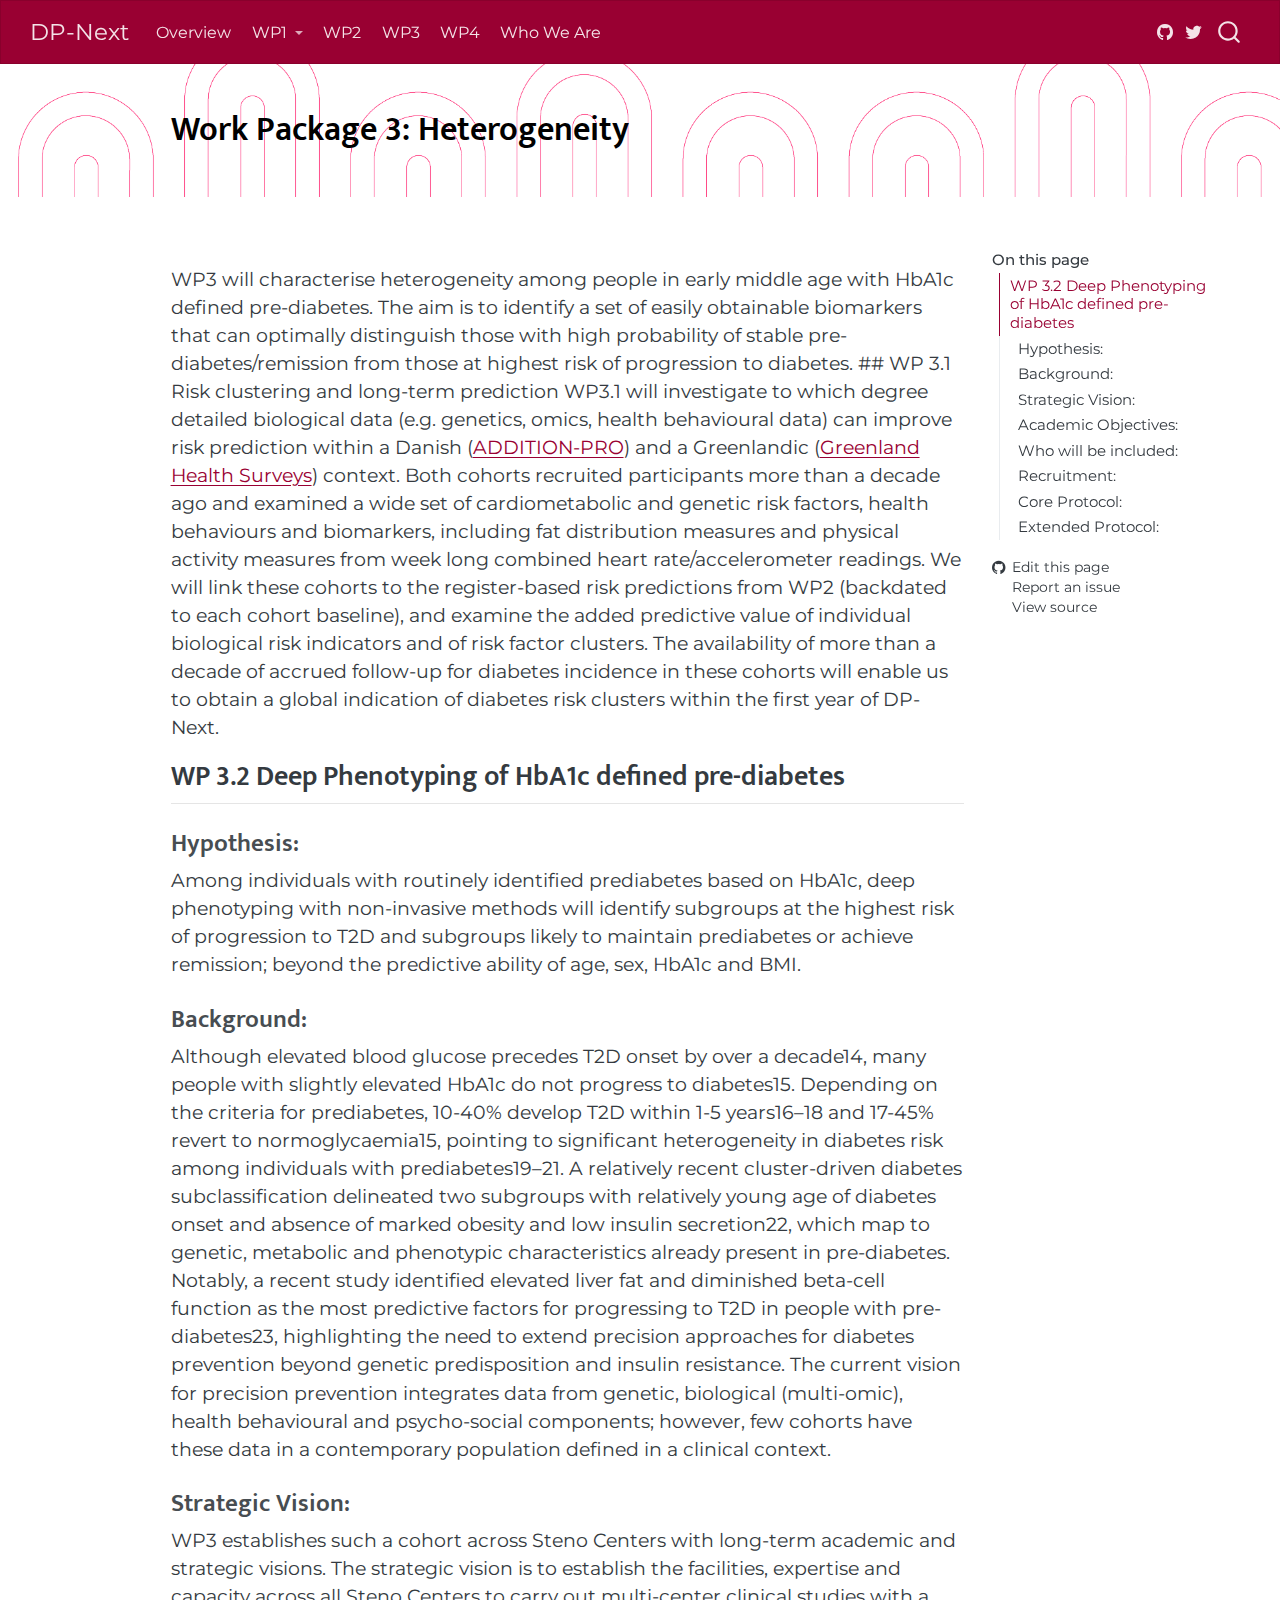
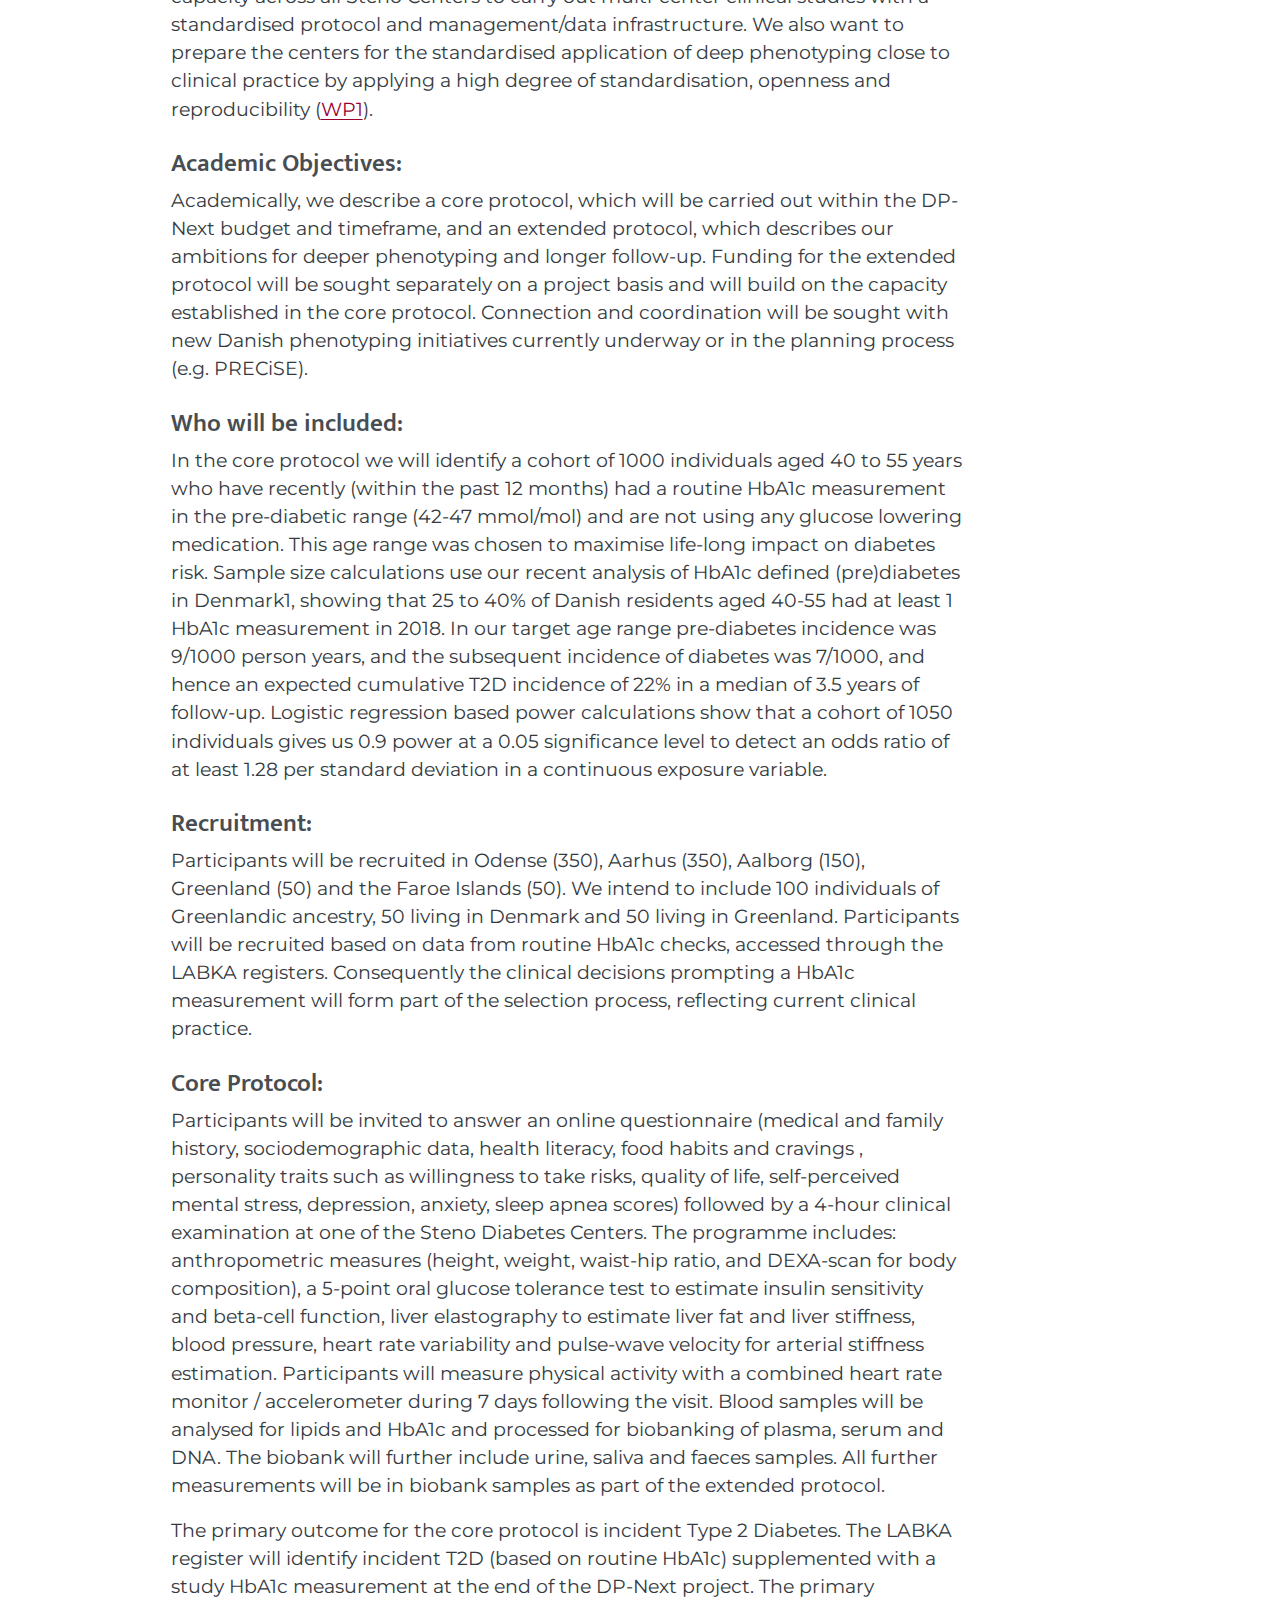
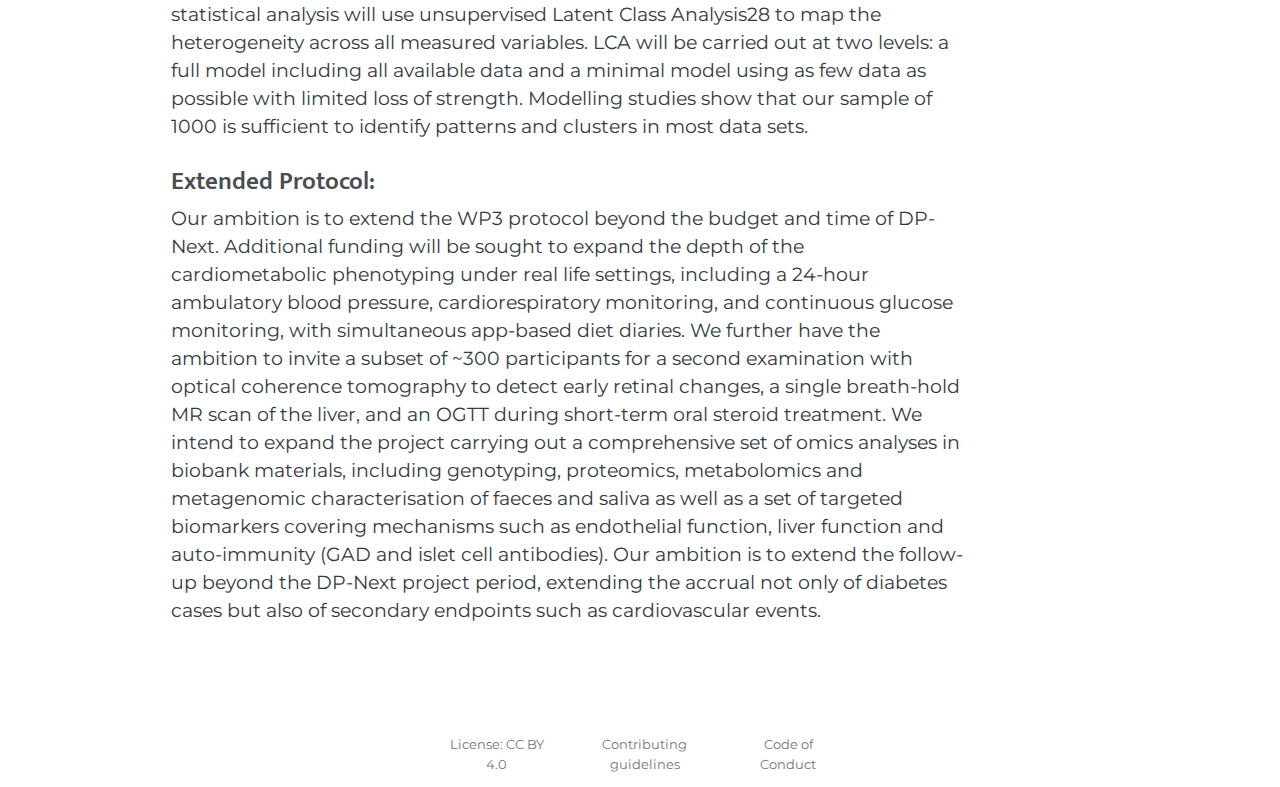
<file: wp3.html>
<!DOCTYPE html>
<html xmlns="http://www.w3.org/1999/xhtml" lang="en" xml:lang="en"><head>

<meta charset="utf-8">
<meta name="generator" content="quarto-1.5.53">

<meta name="viewport" content="width=device-width, initial-scale=1.0, user-scalable=yes">


<title>Work Package 3: Heterogeneity – DP-Next</title>
<style>
code{white-space: pre-wrap;}
span.smallcaps{font-variant: small-caps;}
div.columns{display: flex; gap: min(4vw, 1.5em);}
div.column{flex: auto; overflow-x: auto;}
div.hanging-indent{margin-left: 1.5em; text-indent: -1.5em;}
ul.task-list{list-style: none;}
ul.task-list li input[type="checkbox"] {
  width: 0.8em;
  margin: 0 0.8em 0.2em -1em; /* quarto-specific, see https://github.com/quarto-dev/quarto-cli/issues/4556 */ 
  vertical-align: middle;
}
</style>


<script src="site_libs/quarto-nav/quarto-nav.js"></script>
<script src="site_libs/clipboard/clipboard.min.js"></script>
<script src="site_libs/quarto-search/autocomplete.umd.js"></script>
<script src="site_libs/quarto-search/fuse.min.js"></script>
<script src="site_libs/quarto-search/quarto-search.js"></script>
<meta name="quarto:offset" content="./">
<script src="site_libs/quarto-html/quarto.js"></script>
<script src="site_libs/quarto-html/popper.min.js"></script>
<script src="site_libs/quarto-html/tippy.umd.min.js"></script>
<script src="site_libs/quarto-html/anchor.min.js"></script>
<link href="site_libs/quarto-html/tippy.css" rel="stylesheet">
<link href="site_libs/quarto-html/quarto-syntax-highlighting.css" rel="stylesheet" id="quarto-text-highlighting-styles">
<script src="site_libs/bootstrap/bootstrap.min.js"></script>
<link href="site_libs/bootstrap/bootstrap-icons.css" rel="stylesheet">
<link href="site_libs/bootstrap/bootstrap.min.css" rel="stylesheet" id="quarto-bootstrap" data-mode="light">
<script id="quarto-search-options" type="application/json">{
  "location": "navbar",
  "copy-button": false,
  "collapse-after": 3,
  "panel-placement": "end",
  "type": "overlay",
  "limit": 50,
  "keyboard-shortcut": [
    "f",
    "/",
    "s"
  ],
  "language": {
    "search-no-results-text": "No results",
    "search-matching-documents-text": "matching documents",
    "search-copy-link-title": "Copy link to search",
    "search-hide-matches-text": "Hide additional matches",
    "search-more-match-text": "more match in this document",
    "search-more-matches-text": "more matches in this document",
    "search-clear-button-title": "Clear",
    "search-text-placeholder": "",
    "search-detached-cancel-button-title": "Cancel",
    "search-submit-button-title": "Submit",
    "search-label": "Search"
  }
}</script>
<style>

      .quarto-title-block .quarto-title-banner {
        background-image: url(site_libs/quarto-contrib/quarto-project/steno-aarhus/sdca-theme/images/banner-faded.png);
background-size: cover;
      }
</style>


</head>

<body class="nav-fixed">

<div id="quarto-search-results"></div>
  <header id="quarto-header" class="headroom fixed-top quarto-banner">
    <nav class="navbar navbar-expand-lg " data-bs-theme="dark">
      <div class="navbar-container container-fluid">
      <div class="navbar-brand-container mx-auto">
    <a class="navbar-brand" href="./index.html">
    <span class="navbar-title">DP-Next</span>
    </a>
  </div>
            <div id="quarto-search" class="" title="Search"></div>
          <button class="navbar-toggler" type="button" data-bs-toggle="collapse" data-bs-target="#navbarCollapse" aria-controls="navbarCollapse" role="menu" aria-expanded="false" aria-label="Toggle navigation" onclick="if (window.quartoToggleHeadroom) { window.quartoToggleHeadroom(); }">
  <span class="navbar-toggler-icon"></span>
</button>
          <div class="collapse navbar-collapse" id="navbarCollapse">
            <ul class="navbar-nav navbar-nav-scroll me-auto">
  <li class="nav-item">
    <a class="nav-link" href="./index.html"> 
<span class="menu-text">Overview</span></a>
  </li>  
  <li class="nav-item dropdown ">
    <a class="nav-link dropdown-toggle" href="#" id="nav-menu-wp1" role="link" data-bs-toggle="dropdown" aria-expanded="false">
 <span class="menu-text">WP1</span>
    </a>
    <ul class="dropdown-menu" aria-labelledby="nav-menu-wp1">    
        <li>
    <a class="dropdown-item" href="./wp1/index.html">
 <span class="dropdown-text">Abstract</span></a>
  </li>  
        <li>
    <a class="dropdown-item" href="./wp1/introduction.html">
 <span class="dropdown-text">Introduction</span></a>
  </li>  
        <li>
    <a class="dropdown-item" href="./wp1/strategy.html">
 <span class="dropdown-text">Strategy</span></a>
  </li>  
        <li>
    <a class="dropdown-item" href="./wp1/roadmap.html">
 <span class="dropdown-text">Roadmap</span></a>
  </li>  
        <li>
    <a class="dropdown-item" href="./wp1/application.html">
 <span class="dropdown-text">Applications</span></a>
  </li>  
    </ul>
  </li>
  <li class="nav-item">
    <a class="nav-link" href="./wp2.html"> 
<span class="menu-text">WP2</span></a>
  </li>  
  <li class="nav-item">
    <a class="nav-link active" href="./wp3.html" aria-current="page"> 
<span class="menu-text">WP3</span></a>
  </li>  
  <li class="nav-item">
    <a class="nav-link" href="./wp4.html"> 
<span class="menu-text">WP4</span></a>
  </li>  
  <li class="nav-item">
    <a class="nav-link" href="./who-we-are.html"> 
<span class="menu-text">Who We Are</span></a>
  </li>  
</ul>
          </div> <!-- /navcollapse -->
            <div class="quarto-navbar-tools">
    <a href="https://github.com/steno-aarhus/" title="" class="quarto-navigation-tool px-1" aria-label=""><i class="bi bi-github"></i></a>
    <a href="https://twitter.com/StenoAarhusRes" title="" class="quarto-navigation-tool px-1" aria-label=""><i class="bi bi-twitter"></i></a>
</div>
      </div> <!-- /container-fluid -->
    </nav>
</header>
<!-- content -->
<header id="title-block-header" class="quarto-title-block default page-columns page-full">
  <div class="quarto-title-banner page-columns page-full">
    <div class="quarto-title column-body">
      <h1 class="title">Work Package 3: Heterogeneity</h1>
                      </div>
  </div>
    
  
  <div class="quarto-title-meta">

      
    
      
    </div>
    
  
  </header><div id="quarto-content" class="quarto-container page-columns page-rows-contents page-layout-article page-navbar">
<!-- sidebar -->
<!-- margin-sidebar -->
    <div id="quarto-margin-sidebar" class="sidebar margin-sidebar">
        <nav id="TOC" role="doc-toc" class="toc-active">
    <h2 id="toc-title">On this page</h2>
   
  <ul>
  <li><a href="#wp-3.2-deep-phenotyping-of-hba1c-defined-pre-diabetes" id="toc-wp-3.2-deep-phenotyping-of-hba1c-defined-pre-diabetes" class="nav-link active" data-scroll-target="#wp-3.2-deep-phenotyping-of-hba1c-defined-pre-diabetes">WP 3.2 Deep Phenotyping of HbA1c defined pre-diabetes</a>
  <ul class="collapse">
  <li><a href="#hypothesis" id="toc-hypothesis" class="nav-link" data-scroll-target="#hypothesis">Hypothesis:</a></li>
  <li><a href="#background" id="toc-background" class="nav-link" data-scroll-target="#background">Background:</a></li>
  <li><a href="#strategic-vision" id="toc-strategic-vision" class="nav-link" data-scroll-target="#strategic-vision">Strategic Vision:</a></li>
  <li><a href="#academic-objectives" id="toc-academic-objectives" class="nav-link" data-scroll-target="#academic-objectives">Academic Objectives:</a></li>
  <li><a href="#who-will-be-included" id="toc-who-will-be-included" class="nav-link" data-scroll-target="#who-will-be-included">Who will be included:</a></li>
  <li><a href="#recruitment" id="toc-recruitment" class="nav-link" data-scroll-target="#recruitment">Recruitment:</a></li>
  <li><a href="#core-protocol" id="toc-core-protocol" class="nav-link" data-scroll-target="#core-protocol">Core Protocol:</a></li>
  <li><a href="#extended-protocol" id="toc-extended-protocol" class="nav-link" data-scroll-target="#extended-protocol">Extended Protocol:</a></li>
  </ul></li>
  </ul>
<div class="toc-actions"><ul><li><a href="https://github.com/steno-aarhus/dp-next/edit/main/wp3.qmd" class="toc-action"><i class="bi bi-github"></i>Edit this page</a></li><li><a href="https://github.com/steno-aarhus/dp-next/issues/new" class="toc-action"><i class="bi empty"></i>Report an issue</a></li><li><a href="https://github.com/steno-aarhus/dp-next/blob/main/wp3.qmd" class="toc-action"><i class="bi empty"></i>View source</a></li></ul></div></nav>
    </div>
<!-- main -->
<main class="content quarto-banner-title-block" id="quarto-document-content">





<p>WP3 will characterise heterogeneity among people in early middle age with HbA1c defined pre-diabetes. The aim is to identify a set of easily obtainable biomarkers that can optimally distinguish those with high probability of stable pre-diabetes/remission from those at highest risk of progression to diabetes. ## WP 3.1 Risk clustering and long-term prediction WP3.1 will investigate to which degree detailed biological data (e.g.&nbsp;genetics, omics, health behavioural data) can improve risk prediction within a Danish (<a href="https://bmcpublichealth.biomedcentral.com/articles/10.1186/1471-2458-12-1078">ADDITION-PRO</a>) and a Greenlandic (<a href="https://www.tandfonline.com/doi/full/10.1080/22423982.2019.1709257">Greenland Health Surveys</a>) context. Both cohorts recruited participants more than a decade ago and examined a wide set of cardiometabolic and genetic risk factors, health behaviours and biomarkers, including fat distribution measures and physical activity measures from week long combined heart rate/accelerometer readings. We will link these cohorts to the register-based risk predictions from WP2 (backdated to each cohort baseline), and examine the added predictive value of individual biological risk indicators and of risk factor clusters. The availability of more than a decade of accrued follow-up for diabetes incidence in these cohorts will enable us to obtain a global indication of diabetes risk clusters within the first year of DP-Next.</p>
<section id="wp-3.2-deep-phenotyping-of-hba1c-defined-pre-diabetes" class="level2">
<h2 class="anchored" data-anchor-id="wp-3.2-deep-phenotyping-of-hba1c-defined-pre-diabetes">WP 3.2 Deep Phenotyping of HbA1c defined pre-diabetes</h2>
<section id="hypothesis" class="level3">
<h3 class="anchored" data-anchor-id="hypothesis">Hypothesis:</h3>
<p>Among individuals with routinely identified prediabetes based on HbA1c, deep phenotyping with non-invasive methods will identify subgroups at the highest risk of progression to T2D and subgroups likely to maintain prediabetes or achieve remission; beyond the predictive ability of age, sex, HbA1c and BMI.</p>
</section>
<section id="background" class="level3">
<h3 class="anchored" data-anchor-id="background">Background:</h3>
<p>Although elevated blood glucose precedes T2D onset by over a decade14, many people with slightly elevated HbA1c do not progress to diabetes15. Depending on the criteria for prediabetes, 10-40% develop T2D within 1-5 years16–18 and 17-45% revert to normoglycaemia15, pointing to significant heterogeneity in diabetes risk among individuals with prediabetes19–21. A relatively recent cluster-driven diabetes subclassification delineated two subgroups with relatively young age of diabetes onset and absence of marked obesity and low insulin secretion22, which map to genetic, metabolic and phenotypic characteristics already present in pre-diabetes. Notably, a recent study identified elevated liver fat and diminished beta-cell function as the most predictive factors for progressing to T2D in people with pre-diabetes23, highlighting the need to extend precision approaches for diabetes prevention beyond genetic predisposition and insulin resistance. The current vision for precision prevention integrates data from genetic, biological (multi-omic), health behavioural and psycho-social components; however, few cohorts have these data in a contemporary population defined in a clinical context.</p>
</section>
<section id="strategic-vision" class="level3">
<h3 class="anchored" data-anchor-id="strategic-vision">Strategic Vision:</h3>
<p>WP3 establishes such a cohort across Steno Centers with long-term academic and strategic visions. The strategic vision is to establish the facilities, expertise and capacity across all Steno Centers to carry out multi-center clinical studies with a standardised protocol and management/data infrastructure. We also want to prepare the centers for the standardised application of deep phenotyping close to clinical practice by applying a high degree of standardisation, openness and reproducibility (<a href="https://steno-aarhus.github.io/dp-next/wp1/">WP1</a>).</p>
</section>
<section id="academic-objectives" class="level3">
<h3 class="anchored" data-anchor-id="academic-objectives">Academic Objectives:</h3>
<p>Academically, we describe a core protocol, which will be carried out within the DP-Next budget and timeframe, and an extended protocol, which describes our ambitions for deeper phenotyping and longer follow-up. Funding for the extended protocol will be sought separately on a project basis and will build on the capacity established in the core protocol. Connection and coordination will be sought with new Danish phenotyping initiatives currently underway or in the planning process (e.g.&nbsp;PRECiSE).</p>
</section>
<section id="who-will-be-included" class="level3">
<h3 class="anchored" data-anchor-id="who-will-be-included">Who will be included:</h3>
<p>In the core protocol we will identify a cohort of 1000 individuals aged 40 to 55 years who have recently (within the past 12 months) had a routine HbA1c measurement in the pre-diabetic range (42-47 mmol/mol) and are not using any glucose lowering medication. This age range was chosen to maximise life-long impact on diabetes risk. Sample size calculations use our recent analysis of HbA1c defined (pre)diabetes in Denmark1, showing that 25 to 40% of Danish residents aged 40-55 had at least 1 HbA1c measurement in 2018. In our target age range pre-diabetes incidence was 9/1000 person years, and the subsequent incidence of diabetes was 7/1000, and hence an expected cumulative T2D incidence of 22% in a median of 3.5 years of follow-up. Logistic regression based power calculations show that a cohort of 1050 individuals gives us 0.9 power at a 0.05 significance level to detect an odds ratio of at least 1.28 per standard deviation in a continuous exposure variable.</p>
</section>
<section id="recruitment" class="level3">
<h3 class="anchored" data-anchor-id="recruitment">Recruitment:</h3>
<p>Participants will be recruited in Odense (350), Aarhus (350), Aalborg (150), Greenland (50) and the Faroe Islands (50). We intend to include 100 individuals of Greenlandic ancestry, 50 living in Denmark and 50 living in Greenland. Participants will be recruited based on data from routine HbA1c checks, accessed through the LABKA registers. Consequently the clinical decisions prompting a HbA1c measurement will form part of the selection process, reflecting current clinical practice.</p>
</section>
<section id="core-protocol" class="level3">
<h3 class="anchored" data-anchor-id="core-protocol">Core Protocol:</h3>
<p>Participants will be invited to answer an online questionnaire (medical and family history, sociodemographic data, health literacy, food habits and cravings , personality traits such as willingness to take risks, quality of life, self-perceived mental stress, depression, anxiety, sleep apnea scores) followed by a 4-hour clinical examination at one of the Steno Diabetes Centers. The programme includes: anthropometric measures (height, weight, waist-hip ratio, and DEXA-scan for body composition), a 5-point oral glucose tolerance test to estimate insulin sensitivity and beta-cell function, liver elastography to estimate liver fat and liver stiffness, blood pressure, heart rate variability and pulse-wave velocity for arterial stiffness estimation. Participants will measure physical activity with a combined heart rate monitor / accelerometer during 7 days following the visit. Blood samples will be analysed for lipids and HbA1c and processed for biobanking of plasma, serum and DNA. The biobank will further include urine, saliva and faeces samples. All further measurements will be in biobank samples as part of the extended protocol.</p>
<p>The primary outcome for the core protocol is incident Type 2 Diabetes. The LABKA register will identify incident T2D (based on routine HbA1c) supplemented with a study HbA1c measurement at the end of the DP-Next project. The primary statistical analysis will use unsupervised Latent Class Analysis28 to map the heterogeneity across all measured variables. LCA will be carried out at two levels: a full model including all available data and a minimal model using as few data as possible with limited loss of strength. Modelling studies show that our sample of 1000 is sufficient to identify patterns and clusters in most data sets.</p>
</section>
<section id="extended-protocol" class="level3">
<h3 class="anchored" data-anchor-id="extended-protocol">Extended Protocol:</h3>
<p>Our ambition is to extend the WP3 protocol beyond the budget and time of DP-Next. Additional funding will be sought to expand the depth of the cardiometabolic phenotyping under real life settings, including a 24-hour ambulatory blood pressure, cardiorespiratory monitoring, and continuous glucose monitoring, with simultaneous app-based diet diaries. We further have the ambition to invite a subset of ~300 participants for a second examination with optical coherence tomography to detect early retinal changes, a single breath-hold MR scan of the liver, and an OGTT during short-term oral steroid treatment. We intend to expand the project carrying out a comprehensive set of omics analyses in biobank materials, including genotyping, proteomics, metabolomics and metagenomic characterisation of faeces and saliva as well as a set of targeted biomarkers covering mechanisms such as endothelial function, liver function and auto-immunity (GAD and islet cell antibodies). Our ambition is to extend the follow-up beyond the DP-Next project period, extending the accrual not only of diabetes cases but also of secondary endpoints such as cardiovascular events.</p>


</section>
</section>

</main> <!-- /main -->
<script id="quarto-html-after-body" type="application/javascript">
window.document.addEventListener("DOMContentLoaded", function (event) {
  const toggleBodyColorMode = (bsSheetEl) => {
    const mode = bsSheetEl.getAttribute("data-mode");
    const bodyEl = window.document.querySelector("body");
    if (mode === "dark") {
      bodyEl.classList.add("quarto-dark");
      bodyEl.classList.remove("quarto-light");
    } else {
      bodyEl.classList.add("quarto-light");
      bodyEl.classList.remove("quarto-dark");
    }
  }
  const toggleBodyColorPrimary = () => {
    const bsSheetEl = window.document.querySelector("link#quarto-bootstrap");
    if (bsSheetEl) {
      toggleBodyColorMode(bsSheetEl);
    }
  }
  toggleBodyColorPrimary();  
  const icon = "";
  const anchorJS = new window.AnchorJS();
  anchorJS.options = {
    placement: 'right',
    icon: icon
  };
  anchorJS.add('.anchored');
  const isCodeAnnotation = (el) => {
    for (const clz of el.classList) {
      if (clz.startsWith('code-annotation-')) {                     
        return true;
      }
    }
    return false;
  }
  const onCopySuccess = function(e) {
    // button target
    const button = e.trigger;
    // don't keep focus
    button.blur();
    // flash "checked"
    button.classList.add('code-copy-button-checked');
    var currentTitle = button.getAttribute("title");
    button.setAttribute("title", "Copied!");
    let tooltip;
    if (window.bootstrap) {
      button.setAttribute("data-bs-toggle", "tooltip");
      button.setAttribute("data-bs-placement", "left");
      button.setAttribute("data-bs-title", "Copied!");
      tooltip = new bootstrap.Tooltip(button, 
        { trigger: "manual", 
          customClass: "code-copy-button-tooltip",
          offset: [0, -8]});
      tooltip.show();    
    }
    setTimeout(function() {
      if (tooltip) {
        tooltip.hide();
        button.removeAttribute("data-bs-title");
        button.removeAttribute("data-bs-toggle");
        button.removeAttribute("data-bs-placement");
      }
      button.setAttribute("title", currentTitle);
      button.classList.remove('code-copy-button-checked');
    }, 1000);
    // clear code selection
    e.clearSelection();
  }
  const getTextToCopy = function(trigger) {
      const codeEl = trigger.previousElementSibling.cloneNode(true);
      for (const childEl of codeEl.children) {
        if (isCodeAnnotation(childEl)) {
          childEl.remove();
        }
      }
      return codeEl.innerText;
  }
  const clipboard = new window.ClipboardJS('.code-copy-button:not([data-in-quarto-modal])', {
    text: getTextToCopy
  });
  clipboard.on('success', onCopySuccess);
  if (window.document.getElementById('quarto-embedded-source-code-modal')) {
    // For code content inside modals, clipBoardJS needs to be initialized with a container option
    // TODO: Check when it could be a function (https://github.com/zenorocha/clipboard.js/issues/860)
    const clipboardModal = new window.ClipboardJS('.code-copy-button[data-in-quarto-modal]', {
      text: getTextToCopy,
      container: window.document.getElementById('quarto-embedded-source-code-modal')
    });
    clipboardModal.on('success', onCopySuccess);
  }
    var localhostRegex = new RegExp(/^(?:http|https):\/\/localhost\:?[0-9]*\//);
    var mailtoRegex = new RegExp(/^mailto:/);
      var filterRegex = new RegExp("https:\/\/steno-aarhus\.github\.io\/dp-next\/");
    var isInternal = (href) => {
        return filterRegex.test(href) || localhostRegex.test(href) || mailtoRegex.test(href);
    }
    // Inspect non-navigation links and adorn them if external
 	var links = window.document.querySelectorAll('a[href]:not(.nav-link):not(.navbar-brand):not(.toc-action):not(.sidebar-link):not(.sidebar-item-toggle):not(.pagination-link):not(.no-external):not([aria-hidden]):not(.dropdown-item):not(.quarto-navigation-tool):not(.about-link)');
    for (var i=0; i<links.length; i++) {
      const link = links[i];
      if (!isInternal(link.href)) {
        // undo the damage that might have been done by quarto-nav.js in the case of
        // links that we want to consider external
        if (link.dataset.originalHref !== undefined) {
          link.href = link.dataset.originalHref;
        }
      }
    }
  function tippyHover(el, contentFn, onTriggerFn, onUntriggerFn) {
    const config = {
      allowHTML: true,
      maxWidth: 500,
      delay: 100,
      arrow: false,
      appendTo: function(el) {
          return el.parentElement;
      },
      interactive: true,
      interactiveBorder: 10,
      theme: 'quarto',
      placement: 'bottom-start',
    };
    if (contentFn) {
      config.content = contentFn;
    }
    if (onTriggerFn) {
      config.onTrigger = onTriggerFn;
    }
    if (onUntriggerFn) {
      config.onUntrigger = onUntriggerFn;
    }
    window.tippy(el, config); 
  }
  const noterefs = window.document.querySelectorAll('a[role="doc-noteref"]');
  for (var i=0; i<noterefs.length; i++) {
    const ref = noterefs[i];
    tippyHover(ref, function() {
      // use id or data attribute instead here
      let href = ref.getAttribute('data-footnote-href') || ref.getAttribute('href');
      try { href = new URL(href).hash; } catch {}
      const id = href.replace(/^#\/?/, "");
      const note = window.document.getElementById(id);
      if (note) {
        return note.innerHTML;
      } else {
        return "";
      }
    });
  }
  const xrefs = window.document.querySelectorAll('a.quarto-xref');
  const processXRef = (id, note) => {
    // Strip column container classes
    const stripColumnClz = (el) => {
      el.classList.remove("page-full", "page-columns");
      if (el.children) {
        for (const child of el.children) {
          stripColumnClz(child);
        }
      }
    }
    stripColumnClz(note)
    if (id === null || id.startsWith('sec-')) {
      // Special case sections, only their first couple elements
      const container = document.createElement("div");
      if (note.children && note.children.length > 2) {
        container.appendChild(note.children[0].cloneNode(true));
        for (let i = 1; i < note.children.length; i++) {
          const child = note.children[i];
          if (child.tagName === "P" && child.innerText === "") {
            continue;
          } else {
            container.appendChild(child.cloneNode(true));
            break;
          }
        }
        if (window.Quarto?.typesetMath) {
          window.Quarto.typesetMath(container);
        }
        return container.innerHTML
      } else {
        if (window.Quarto?.typesetMath) {
          window.Quarto.typesetMath(note);
        }
        return note.innerHTML;
      }
    } else {
      // Remove any anchor links if they are present
      const anchorLink = note.querySelector('a.anchorjs-link');
      if (anchorLink) {
        anchorLink.remove();
      }
      if (window.Quarto?.typesetMath) {
        window.Quarto.typesetMath(note);
      }
      // TODO in 1.5, we should make sure this works without a callout special case
      if (note.classList.contains("callout")) {
        return note.outerHTML;
      } else {
        return note.innerHTML;
      }
    }
  }
  for (var i=0; i<xrefs.length; i++) {
    const xref = xrefs[i];
    tippyHover(xref, undefined, function(instance) {
      instance.disable();
      let url = xref.getAttribute('href');
      let hash = undefined; 
      if (url.startsWith('#')) {
        hash = url;
      } else {
        try { hash = new URL(url).hash; } catch {}
      }
      if (hash) {
        const id = hash.replace(/^#\/?/, "");
        const note = window.document.getElementById(id);
        if (note !== null) {
          try {
            const html = processXRef(id, note.cloneNode(true));
            instance.setContent(html);
          } finally {
            instance.enable();
            instance.show();
          }
        } else {
          // See if we can fetch this
          fetch(url.split('#')[0])
          .then(res => res.text())
          .then(html => {
            const parser = new DOMParser();
            const htmlDoc = parser.parseFromString(html, "text/html");
            const note = htmlDoc.getElementById(id);
            if (note !== null) {
              const html = processXRef(id, note);
              instance.setContent(html);
            } 
          }).finally(() => {
            instance.enable();
            instance.show();
          });
        }
      } else {
        // See if we can fetch a full url (with no hash to target)
        // This is a special case and we should probably do some content thinning / targeting
        fetch(url)
        .then(res => res.text())
        .then(html => {
          const parser = new DOMParser();
          const htmlDoc = parser.parseFromString(html, "text/html");
          const note = htmlDoc.querySelector('main.content');
          if (note !== null) {
            // This should only happen for chapter cross references
            // (since there is no id in the URL)
            // remove the first header
            if (note.children.length > 0 && note.children[0].tagName === "HEADER") {
              note.children[0].remove();
            }
            const html = processXRef(null, note);
            instance.setContent(html);
          } 
        }).finally(() => {
          instance.enable();
          instance.show();
        });
      }
    }, function(instance) {
    });
  }
      let selectedAnnoteEl;
      const selectorForAnnotation = ( cell, annotation) => {
        let cellAttr = 'data-code-cell="' + cell + '"';
        let lineAttr = 'data-code-annotation="' +  annotation + '"';
        const selector = 'span[' + cellAttr + '][' + lineAttr + ']';
        return selector;
      }
      const selectCodeLines = (annoteEl) => {
        const doc = window.document;
        const targetCell = annoteEl.getAttribute("data-target-cell");
        const targetAnnotation = annoteEl.getAttribute("data-target-annotation");
        const annoteSpan = window.document.querySelector(selectorForAnnotation(targetCell, targetAnnotation));
        const lines = annoteSpan.getAttribute("data-code-lines").split(",");
        const lineIds = lines.map((line) => {
          return targetCell + "-" + line;
        })
        let top = null;
        let height = null;
        let parent = null;
        if (lineIds.length > 0) {
            //compute the position of the single el (top and bottom and make a div)
            const el = window.document.getElementById(lineIds[0]);
            top = el.offsetTop;
            height = el.offsetHeight;
            parent = el.parentElement.parentElement;
          if (lineIds.length > 1) {
            const lastEl = window.document.getElementById(lineIds[lineIds.length - 1]);
            const bottom = lastEl.offsetTop + lastEl.offsetHeight;
            height = bottom - top;
          }
          if (top !== null && height !== null && parent !== null) {
            // cook up a div (if necessary) and position it 
            let div = window.document.getElementById("code-annotation-line-highlight");
            if (div === null) {
              div = window.document.createElement("div");
              div.setAttribute("id", "code-annotation-line-highlight");
              div.style.position = 'absolute';
              parent.appendChild(div);
            }
            div.style.top = top - 2 + "px";
            div.style.height = height + 4 + "px";
            div.style.left = 0;
            let gutterDiv = window.document.getElementById("code-annotation-line-highlight-gutter");
            if (gutterDiv === null) {
              gutterDiv = window.document.createElement("div");
              gutterDiv.setAttribute("id", "code-annotation-line-highlight-gutter");
              gutterDiv.style.position = 'absolute';
              const codeCell = window.document.getElementById(targetCell);
              const gutter = codeCell.querySelector('.code-annotation-gutter');
              gutter.appendChild(gutterDiv);
            }
            gutterDiv.style.top = top - 2 + "px";
            gutterDiv.style.height = height + 4 + "px";
          }
          selectedAnnoteEl = annoteEl;
        }
      };
      const unselectCodeLines = () => {
        const elementsIds = ["code-annotation-line-highlight", "code-annotation-line-highlight-gutter"];
        elementsIds.forEach((elId) => {
          const div = window.document.getElementById(elId);
          if (div) {
            div.remove();
          }
        });
        selectedAnnoteEl = undefined;
      };
        // Handle positioning of the toggle
    window.addEventListener(
      "resize",
      throttle(() => {
        elRect = undefined;
        if (selectedAnnoteEl) {
          selectCodeLines(selectedAnnoteEl);
        }
      }, 10)
    );
    function throttle(fn, ms) {
    let throttle = false;
    let timer;
      return (...args) => {
        if(!throttle) { // first call gets through
            fn.apply(this, args);
            throttle = true;
        } else { // all the others get throttled
            if(timer) clearTimeout(timer); // cancel #2
            timer = setTimeout(() => {
              fn.apply(this, args);
              timer = throttle = false;
            }, ms);
        }
      };
    }
      // Attach click handler to the DT
      const annoteDls = window.document.querySelectorAll('dt[data-target-cell]');
      for (const annoteDlNode of annoteDls) {
        annoteDlNode.addEventListener('click', (event) => {
          const clickedEl = event.target;
          if (clickedEl !== selectedAnnoteEl) {
            unselectCodeLines();
            const activeEl = window.document.querySelector('dt[data-target-cell].code-annotation-active');
            if (activeEl) {
              activeEl.classList.remove('code-annotation-active');
            }
            selectCodeLines(clickedEl);
            clickedEl.classList.add('code-annotation-active');
          } else {
            // Unselect the line
            unselectCodeLines();
            clickedEl.classList.remove('code-annotation-active');
          }
        });
      }
  const findCites = (el) => {
    const parentEl = el.parentElement;
    if (parentEl) {
      const cites = parentEl.dataset.cites;
      if (cites) {
        return {
          el,
          cites: cites.split(' ')
        };
      } else {
        return findCites(el.parentElement)
      }
    } else {
      return undefined;
    }
  };
  var bibliorefs = window.document.querySelectorAll('a[role="doc-biblioref"]');
  for (var i=0; i<bibliorefs.length; i++) {
    const ref = bibliorefs[i];
    const citeInfo = findCites(ref);
    if (citeInfo) {
      tippyHover(citeInfo.el, function() {
        var popup = window.document.createElement('div');
        citeInfo.cites.forEach(function(cite) {
          var citeDiv = window.document.createElement('div');
          citeDiv.classList.add('hanging-indent');
          citeDiv.classList.add('csl-entry');
          var biblioDiv = window.document.getElementById('ref-' + cite);
          if (biblioDiv) {
            citeDiv.innerHTML = biblioDiv.innerHTML;
          }
          popup.appendChild(citeDiv);
        });
        return popup.innerHTML;
      });
    }
  }
});
</script>
</div> <!-- /content -->
<footer class="footer">
  <div class="nav-footer">
    <div class="nav-footer-left">
      &nbsp;
    </div>   
    <div class="nav-footer-center">
      <ul class="footer-items list-unstyled">
    <li class="nav-item">
    <a class="nav-link" href="https://creativecommons.org/licenses/by/4.0/">
<p>License: CC BY 4.0</p>
</a>
  </li>  
    <li class="nav-item">
    <a class="nav-link" href="https://steno-aarhus.github.io/research/CONTRIBUTING.html">
<p>Contributing guidelines</p>
</a>
  </li>  
    <li class="nav-item">
    <a class="nav-link" href="https://steno-aarhus.github.io/research/CODE_OF_CONDUCT.html">
<p>Code of Conduct</p>
</a>
  </li>  
</ul>
    <div class="toc-actions d-sm-block d-md-none"><ul><li><a href="https://github.com/steno-aarhus/dp-next/edit/main/wp3.qmd" class="toc-action"><i class="bi bi-github"></i>Edit this page</a></li><li><a href="https://github.com/steno-aarhus/dp-next/issues/new" class="toc-action"><i class="bi empty"></i>Report an issue</a></li><li><a href="https://github.com/steno-aarhus/dp-next/blob/main/wp3.qmd" class="toc-action"><i class="bi empty"></i>View source</a></li></ul></div></div>
    <div class="nav-footer-right">
      &nbsp;
    </div>
  </div>
</footer>




</body></html>
</file>
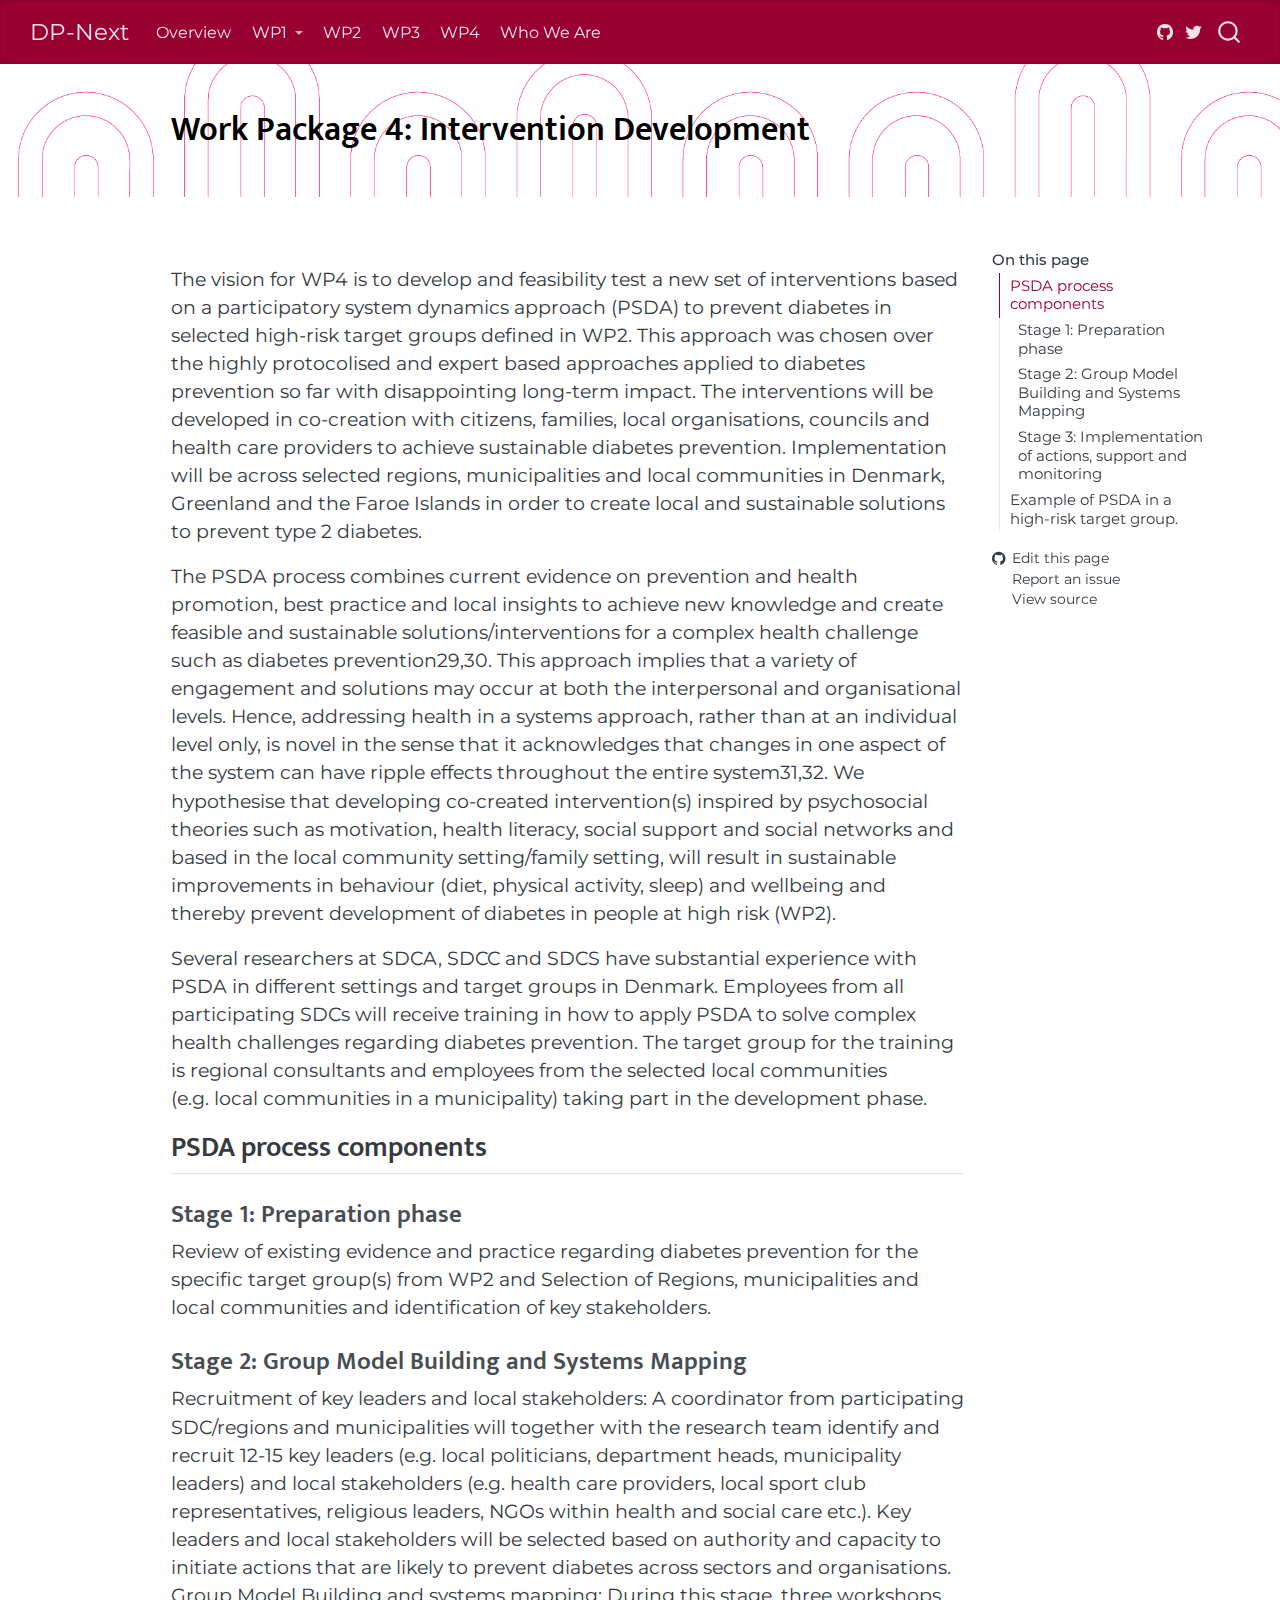
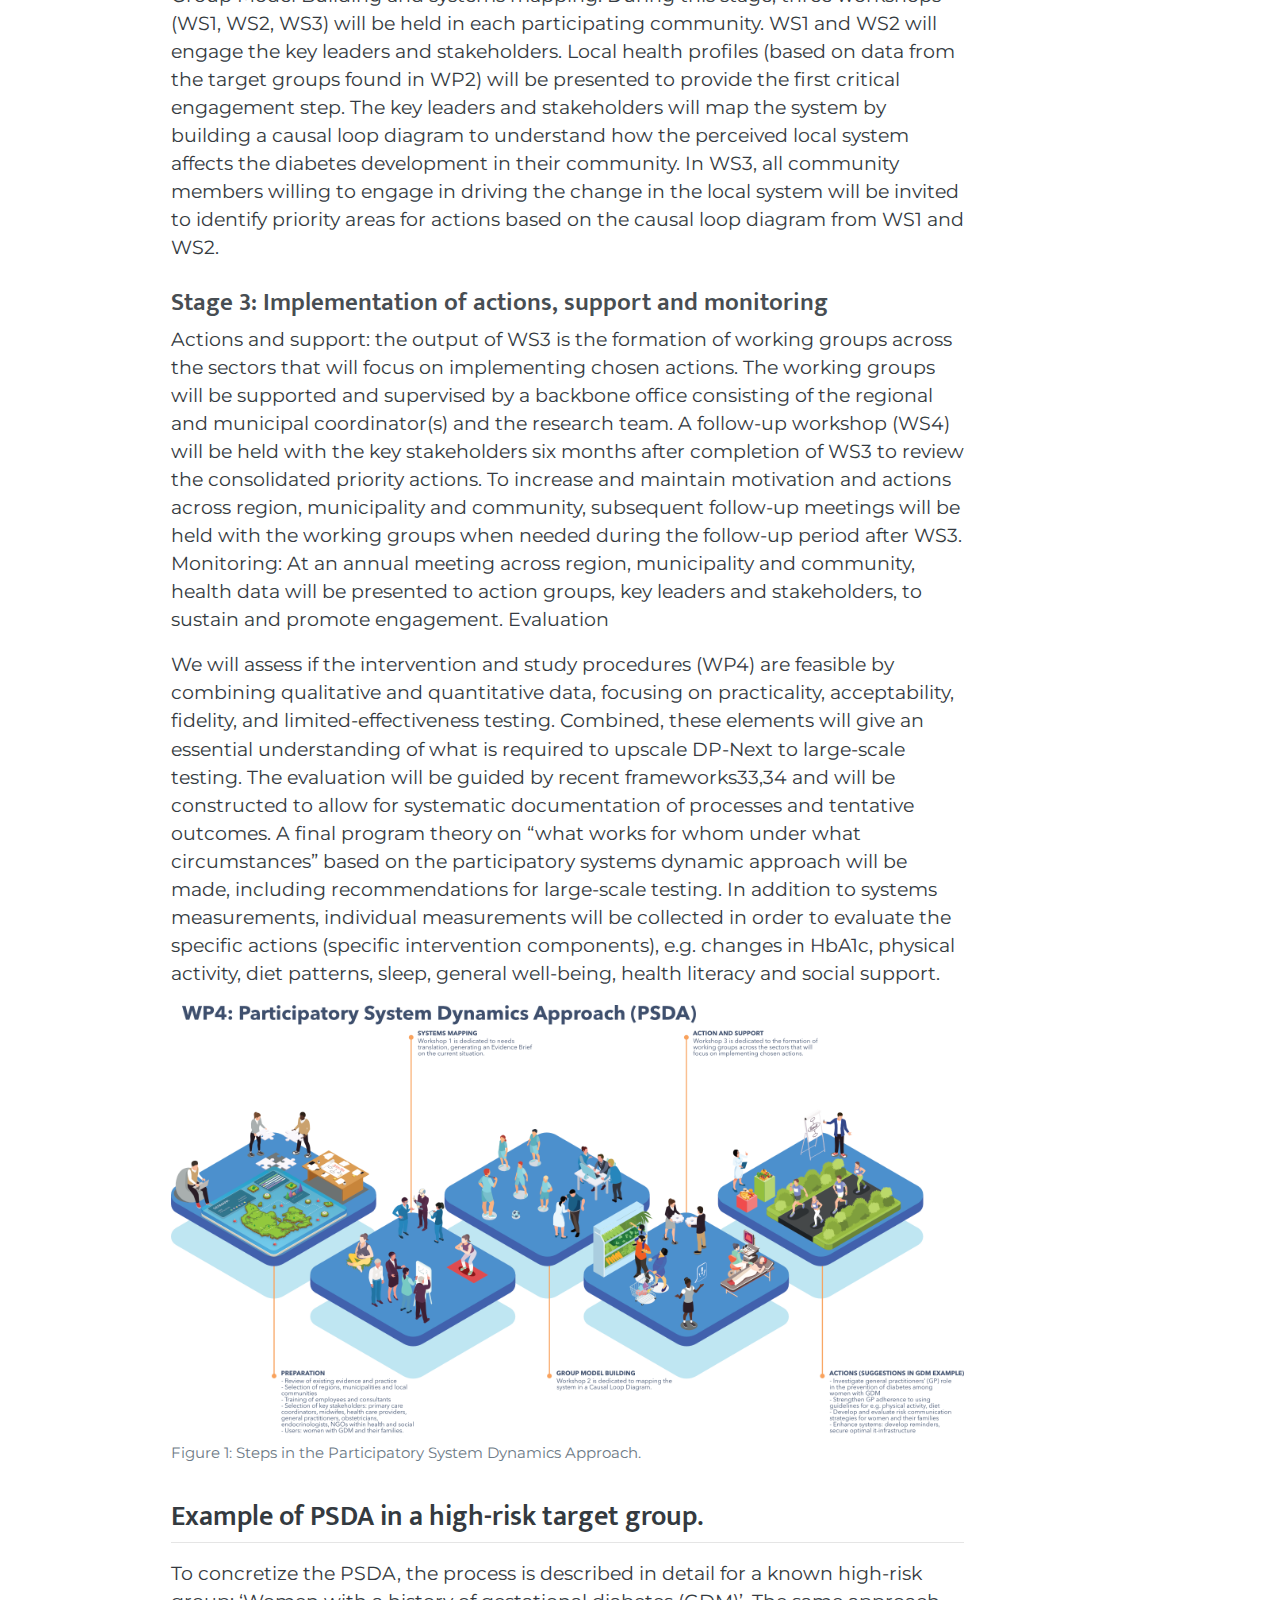
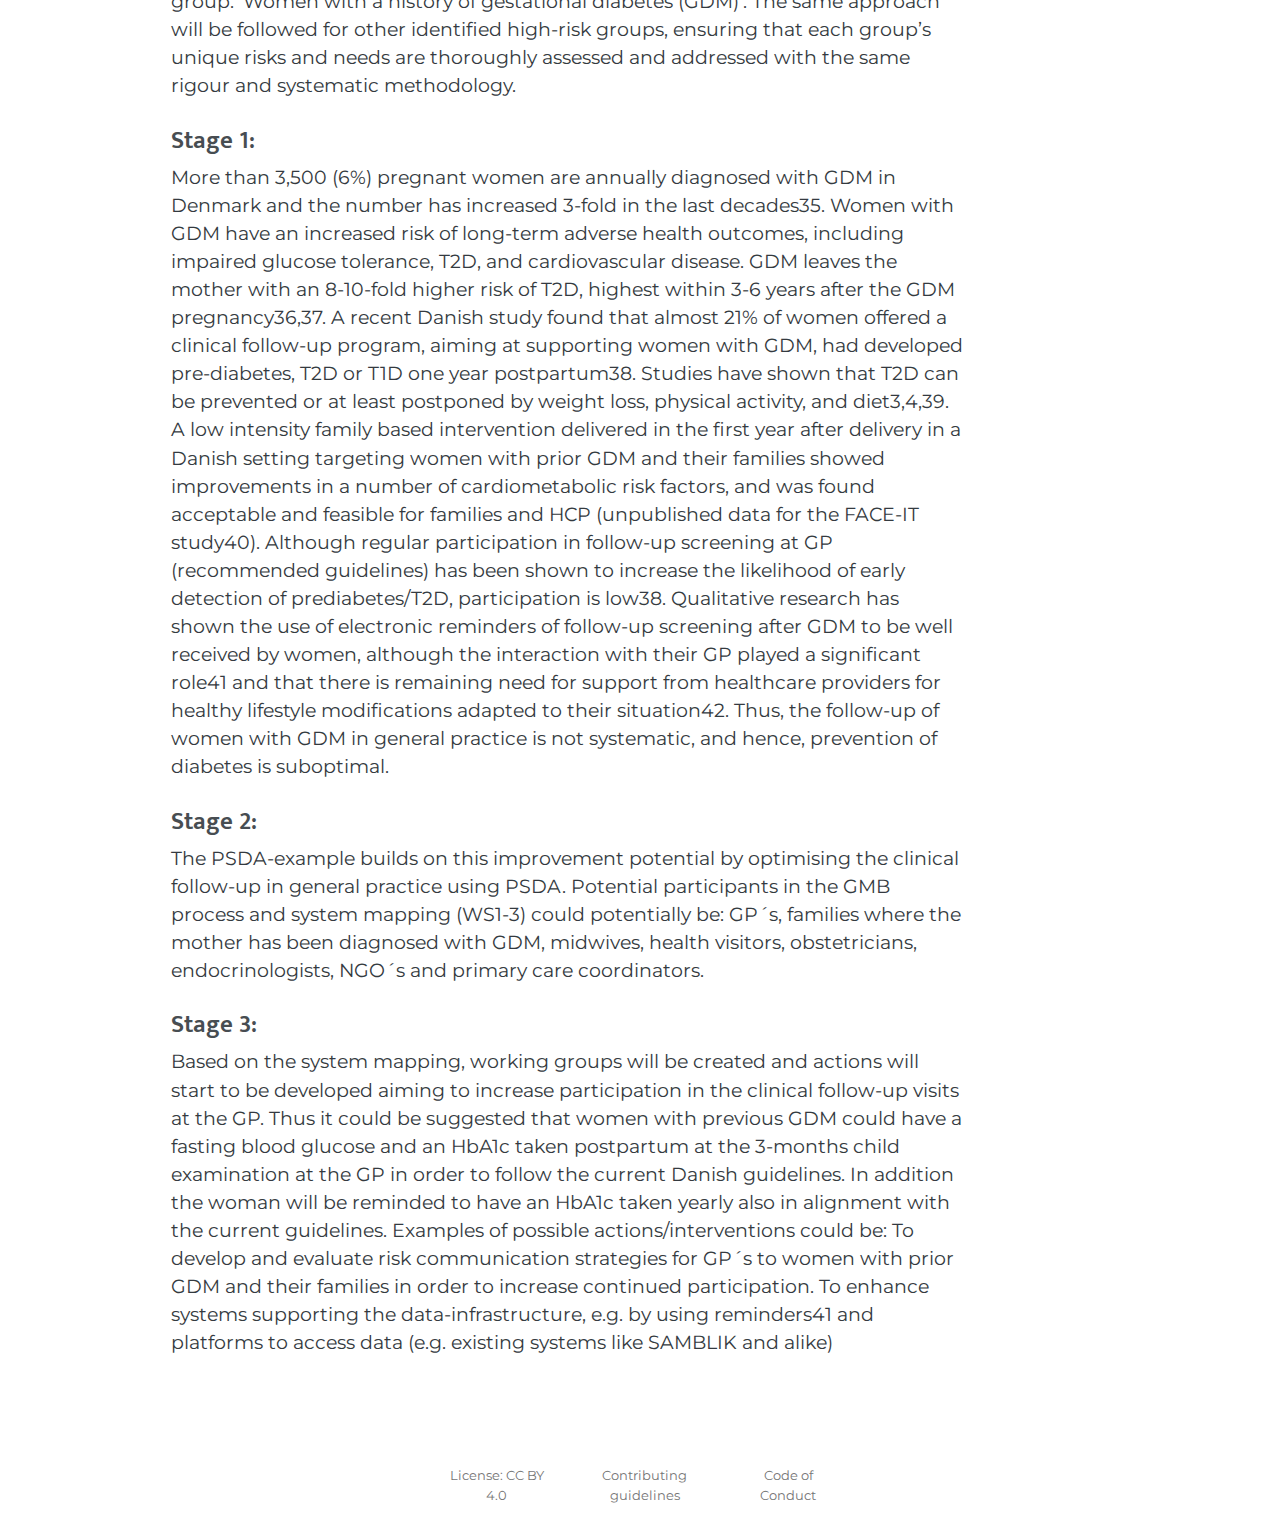
<file: wp4.html>
<!DOCTYPE html>
<html xmlns="http://www.w3.org/1999/xhtml" lang="en" xml:lang="en"><head>

<meta charset="utf-8">
<meta name="generator" content="quarto-1.5.53">

<meta name="viewport" content="width=device-width, initial-scale=1.0, user-scalable=yes">


<title>Work Package 4: Intervention Development – DP-Next</title>
<style>
code{white-space: pre-wrap;}
span.smallcaps{font-variant: small-caps;}
div.columns{display: flex; gap: min(4vw, 1.5em);}
div.column{flex: auto; overflow-x: auto;}
div.hanging-indent{margin-left: 1.5em; text-indent: -1.5em;}
ul.task-list{list-style: none;}
ul.task-list li input[type="checkbox"] {
  width: 0.8em;
  margin: 0 0.8em 0.2em -1em; /* quarto-specific, see https://github.com/quarto-dev/quarto-cli/issues/4556 */ 
  vertical-align: middle;
}
</style>


<script src="site_libs/quarto-nav/quarto-nav.js"></script>
<script src="site_libs/clipboard/clipboard.min.js"></script>
<script src="site_libs/quarto-search/autocomplete.umd.js"></script>
<script src="site_libs/quarto-search/fuse.min.js"></script>
<script src="site_libs/quarto-search/quarto-search.js"></script>
<meta name="quarto:offset" content="./">
<script src="site_libs/quarto-html/quarto.js"></script>
<script src="site_libs/quarto-html/popper.min.js"></script>
<script src="site_libs/quarto-html/tippy.umd.min.js"></script>
<script src="site_libs/quarto-html/anchor.min.js"></script>
<link href="site_libs/quarto-html/tippy.css" rel="stylesheet">
<link href="site_libs/quarto-html/quarto-syntax-highlighting.css" rel="stylesheet" id="quarto-text-highlighting-styles">
<script src="site_libs/bootstrap/bootstrap.min.js"></script>
<link href="site_libs/bootstrap/bootstrap-icons.css" rel="stylesheet">
<link href="site_libs/bootstrap/bootstrap.min.css" rel="stylesheet" id="quarto-bootstrap" data-mode="light">
<script id="quarto-search-options" type="application/json">{
  "location": "navbar",
  "copy-button": false,
  "collapse-after": 3,
  "panel-placement": "end",
  "type": "overlay",
  "limit": 50,
  "keyboard-shortcut": [
    "f",
    "/",
    "s"
  ],
  "language": {
    "search-no-results-text": "No results",
    "search-matching-documents-text": "matching documents",
    "search-copy-link-title": "Copy link to search",
    "search-hide-matches-text": "Hide additional matches",
    "search-more-match-text": "more match in this document",
    "search-more-matches-text": "more matches in this document",
    "search-clear-button-title": "Clear",
    "search-text-placeholder": "",
    "search-detached-cancel-button-title": "Cancel",
    "search-submit-button-title": "Submit",
    "search-label": "Search"
  }
}</script>
<style>

      .quarto-title-block .quarto-title-banner {
        background-image: url(site_libs/quarto-contrib/quarto-project/steno-aarhus/sdca-theme/images/banner-faded.png);
background-size: cover;
      }
</style>


</head>

<body class="nav-fixed">

<div id="quarto-search-results"></div>
  <header id="quarto-header" class="headroom fixed-top quarto-banner">
    <nav class="navbar navbar-expand-lg " data-bs-theme="dark">
      <div class="navbar-container container-fluid">
      <div class="navbar-brand-container mx-auto">
    <a class="navbar-brand" href="./index.html">
    <span class="navbar-title">DP-Next</span>
    </a>
  </div>
            <div id="quarto-search" class="" title="Search"></div>
          <button class="navbar-toggler" type="button" data-bs-toggle="collapse" data-bs-target="#navbarCollapse" aria-controls="navbarCollapse" role="menu" aria-expanded="false" aria-label="Toggle navigation" onclick="if (window.quartoToggleHeadroom) { window.quartoToggleHeadroom(); }">
  <span class="navbar-toggler-icon"></span>
</button>
          <div class="collapse navbar-collapse" id="navbarCollapse">
            <ul class="navbar-nav navbar-nav-scroll me-auto">
  <li class="nav-item">
    <a class="nav-link" href="./index.html"> 
<span class="menu-text">Overview</span></a>
  </li>  
  <li class="nav-item dropdown ">
    <a class="nav-link dropdown-toggle" href="#" id="nav-menu-wp1" role="link" data-bs-toggle="dropdown" aria-expanded="false">
 <span class="menu-text">WP1</span>
    </a>
    <ul class="dropdown-menu" aria-labelledby="nav-menu-wp1">    
        <li>
    <a class="dropdown-item" href="./wp1/index.html">
 <span class="dropdown-text">Abstract</span></a>
  </li>  
        <li>
    <a class="dropdown-item" href="./wp1/introduction.html">
 <span class="dropdown-text">Introduction</span></a>
  </li>  
        <li>
    <a class="dropdown-item" href="./wp1/strategy.html">
 <span class="dropdown-text">Strategy</span></a>
  </li>  
        <li>
    <a class="dropdown-item" href="./wp1/roadmap.html">
 <span class="dropdown-text">Roadmap</span></a>
  </li>  
        <li>
    <a class="dropdown-item" href="./wp1/application.html">
 <span class="dropdown-text">Applications</span></a>
  </li>  
    </ul>
  </li>
  <li class="nav-item">
    <a class="nav-link" href="./wp2.html"> 
<span class="menu-text">WP2</span></a>
  </li>  
  <li class="nav-item">
    <a class="nav-link" href="./wp3.html"> 
<span class="menu-text">WP3</span></a>
  </li>  
  <li class="nav-item">
    <a class="nav-link active" href="./wp4.html" aria-current="page"> 
<span class="menu-text">WP4</span></a>
  </li>  
  <li class="nav-item">
    <a class="nav-link" href="./who-we-are.html"> 
<span class="menu-text">Who We Are</span></a>
  </li>  
</ul>
          </div> <!-- /navcollapse -->
            <div class="quarto-navbar-tools">
    <a href="https://github.com/steno-aarhus/" title="" class="quarto-navigation-tool px-1" aria-label=""><i class="bi bi-github"></i></a>
    <a href="https://twitter.com/StenoAarhusRes" title="" class="quarto-navigation-tool px-1" aria-label=""><i class="bi bi-twitter"></i></a>
</div>
      </div> <!-- /container-fluid -->
    </nav>
</header>
<!-- content -->
<header id="title-block-header" class="quarto-title-block default page-columns page-full">
  <div class="quarto-title-banner page-columns page-full">
    <div class="quarto-title column-body">
      <h1 class="title">Work Package 4: Intervention Development</h1>
                      </div>
  </div>
    
  
  <div class="quarto-title-meta">

      
    
      
    </div>
    
  
  </header><div id="quarto-content" class="quarto-container page-columns page-rows-contents page-layout-article page-navbar">
<!-- sidebar -->
<!-- margin-sidebar -->
    <div id="quarto-margin-sidebar" class="sidebar margin-sidebar">
        <nav id="TOC" role="doc-toc" class="toc-active">
    <h2 id="toc-title">On this page</h2>
   
  <ul>
  <li><a href="#psda-process-components" id="toc-psda-process-components" class="nav-link active" data-scroll-target="#psda-process-components">PSDA process components</a>
  <ul class="collapse">
  <li><a href="#stage-1-preparation-phase" id="toc-stage-1-preparation-phase" class="nav-link" data-scroll-target="#stage-1-preparation-phase">Stage 1: Preparation phase</a></li>
  <li><a href="#stage-2-group-model-building-and-systems-mapping" id="toc-stage-2-group-model-building-and-systems-mapping" class="nav-link" data-scroll-target="#stage-2-group-model-building-and-systems-mapping">Stage 2: Group Model Building and Systems Mapping</a></li>
  <li><a href="#stage-3-implementation-of-actions-support-and-monitoring" id="toc-stage-3-implementation-of-actions-support-and-monitoring" class="nav-link" data-scroll-target="#stage-3-implementation-of-actions-support-and-monitoring">Stage 3: Implementation of actions, support and monitoring</a></li>
  </ul></li>
  <li><a href="#example-of-psda-in-a-high-risk-target-group." id="toc-example-of-psda-in-a-high-risk-target-group." class="nav-link" data-scroll-target="#example-of-psda-in-a-high-risk-target-group.">Example of PSDA in a high-risk target group.</a>
  <ul class="collapse">
  <li><a href="#stage-1" id="toc-stage-1" class="nav-link" data-scroll-target="#stage-1">Stage 1:</a></li>
  <li><a href="#stage-2" id="toc-stage-2" class="nav-link" data-scroll-target="#stage-2">Stage 2:</a></li>
  <li><a href="#stage-3" id="toc-stage-3" class="nav-link" data-scroll-target="#stage-3">Stage 3:</a></li>
  </ul></li>
  </ul>
<div class="toc-actions"><ul><li><a href="https://github.com/steno-aarhus/dp-next/edit/main/wp4.qmd" class="toc-action"><i class="bi bi-github"></i>Edit this page</a></li><li><a href="https://github.com/steno-aarhus/dp-next/issues/new" class="toc-action"><i class="bi empty"></i>Report an issue</a></li><li><a href="https://github.com/steno-aarhus/dp-next/blob/main/wp4.qmd" class="toc-action"><i class="bi empty"></i>View source</a></li></ul></div></nav>
    </div>
<!-- main -->
<main class="content quarto-banner-title-block" id="quarto-document-content">





<p>The vision for WP4 is to develop and feasibility test a new set of interventions based on a participatory system dynamics approach (PSDA) to prevent diabetes in selected high-risk target groups defined in WP2. This approach was chosen over the highly protocolised and expert based approaches applied to diabetes prevention so far with disappointing long-term impact. The interventions will be developed in co-creation with citizens, families, local organisations, councils and health care providers to achieve sustainable diabetes prevention. Implementation will be across selected regions, municipalities and local communities in Denmark, Greenland and the Faroe Islands in order to create local and sustainable solutions to prevent type 2 diabetes.</p>
<p>The PSDA process combines current evidence on prevention and health promotion, best practice and local insights to achieve new knowledge and create feasible and sustainable solutions/interventions for a complex health challenge such as diabetes prevention29,30. This approach implies that a variety of engagement and solutions may occur at both the interpersonal and organisational levels. Hence, addressing health in a systems approach, rather than at an individual level only, is novel in the sense that it acknowledges that changes in one aspect of the system can have ripple effects throughout the entire system31,32. We hypothesise that developing co-created intervention(s) inspired by psychosocial theories such as motivation, health literacy, social support and social networks and based in the local community setting/family setting, will result in sustainable improvements in behaviour (diet, physical activity, sleep) and wellbeing and thereby prevent development of diabetes in people at high risk (WP2).</p>
<p>Several researchers at SDCA, SDCC and SDCS have substantial experience with PSDA in different settings and target groups in Denmark. Employees from all participating SDCs will receive training in how to apply PSDA to solve complex health challenges regarding diabetes prevention. The target group for the training is regional consultants and employees from the selected local communities (e.g.&nbsp;local communities in a municipality) taking part in the development phase.</p>
<section id="psda-process-components" class="level2">
<h2 class="anchored" data-anchor-id="psda-process-components">PSDA process components</h2>
<section id="stage-1-preparation-phase" class="level3">
<h3 class="anchored" data-anchor-id="stage-1-preparation-phase">Stage 1: Preparation phase</h3>
<p>Review of existing evidence and practice regarding diabetes prevention for the specific target group(s) from WP2 and Selection of Regions, municipalities and local communities and identification of key stakeholders.</p>
</section>
<section id="stage-2-group-model-building-and-systems-mapping" class="level3">
<h3 class="anchored" data-anchor-id="stage-2-group-model-building-and-systems-mapping">Stage 2: Group Model Building and Systems Mapping</h3>
<p>Recruitment of key leaders and local stakeholders: A coordinator from participating SDC/regions and municipalities will together with the research team identify and recruit 12-15 key leaders (e.g.&nbsp;local politicians, department heads, municipality leaders) and local stakeholders (e.g.&nbsp;health care providers, local sport club representatives, religious leaders, NGOs within health and social care etc.). Key leaders and local stakeholders will be selected based on authority and capacity to initiate actions that are likely to prevent diabetes across sectors and organisations.<br>
Group Model Building and systems mapping: During this stage, three workshops (WS1, WS2, WS3) will be held in each participating community. WS1 and WS2 will engage the key leaders and stakeholders. Local health profiles (based on data from the target groups found in WP2) will be presented to provide the first critical engagement step. The key leaders and stakeholders will map the system by building a causal loop diagram to understand how the perceived local system affects the diabetes development in their community. In WS3, all community members willing to engage in driving the change in the local system will be invited to identify priority areas for actions based on the causal loop diagram from WS1 and WS2.</p>
</section>
<section id="stage-3-implementation-of-actions-support-and-monitoring" class="level3">
<h3 class="anchored" data-anchor-id="stage-3-implementation-of-actions-support-and-monitoring">Stage 3: Implementation of actions, support and monitoring</h3>
<p>Actions and support: the output of WS3 is the formation of working groups across the sectors that will focus on implementing chosen actions. The working groups will be supported and supervised by a backbone office consisting of the regional and municipal coordinator(s) and the research team. A follow-up workshop (WS4) will be held with the key stakeholders six months after completion of WS3 to review the consolidated priority actions. To increase and maintain motivation and actions across region, municipality and community, subsequent follow-up meetings will be held with the working groups when needed during the follow-up period after WS3. Monitoring: At an annual meeting across region, municipality and community, health data will be presented to action groups, key leaders and stakeholders, to sustain and promote engagement. Evaluation</p>
<p>We will assess if the intervention and study procedures (WP4) are feasible by combining qualitative and quantitative data, focusing on practicality, acceptability, fidelity, and limited-effectiveness testing. Combined, these elements will give an essential understanding of what is required to upscale DP-Next to large-scale testing. The evaluation will be guided by recent frameworks33,34 and will be constructed to allow for systematic documentation of processes and tentative outcomes. A final program theory on “what works for whom under what circumstances” based on the participatory systems dynamic approach will be made, including recommendations for large-scale testing. In addition to systems measurements, individual measurements will be collected in order to evaluate the specific actions (specific intervention components), e.g.&nbsp;changes in HbA1c, physical activity, diet patterns, sleep, general well-being, health literacy and social support.</p>
<div id="fig-PSDA-steps-WP3" class="quarto-float quarto-figure quarto-figure-center anchored">
<figure class="quarto-float quarto-float-fig figure">
<div aria-describedby="fig-PSDA-steps-WP3-caption-0ceaefa1-69ba-4598-a22c-09a6ac19f8ca">
<img src="images/Platforms3b.png" class="img-fluid figure-img">
</div>
<figcaption class="quarto-float-caption-bottom quarto-float-caption quarto-float-fig" id="fig-PSDA-steps-WP3-caption-0ceaefa1-69ba-4598-a22c-09a6ac19f8ca">
Figure&nbsp;1: Steps in the Participatory System Dynamics Approach.
</figcaption>
</figure>
</div>
</section>
</section>
<section id="example-of-psda-in-a-high-risk-target-group." class="level2">
<h2 class="anchored" data-anchor-id="example-of-psda-in-a-high-risk-target-group.">Example of PSDA in a high-risk target group.</h2>
<p>To concretize the PSDA, the process is described in detail for a known high-risk group: ‘Women with a history of gestational diabetes (GDM)’. The same approach will be followed for other identified high-risk groups, ensuring that each group’s unique risks and needs are thoroughly assessed and addressed with the same rigour and systematic methodology.</p>
<section id="stage-1" class="level3">
<h3 class="anchored" data-anchor-id="stage-1">Stage 1:</h3>
<p>More than 3,500 (6%) pregnant women are annually diagnosed with GDM in Denmark and the number has increased 3-fold in the last decades35. Women with GDM have an increased risk of long-term adverse health outcomes, including impaired glucose tolerance, T2D, and cardiovascular disease. GDM leaves the mother with an 8-10-fold higher risk of T2D, highest within 3-6 years after the GDM pregnancy36,37. A recent Danish study found that almost 21% of women offered a clinical follow-up program, aiming at supporting women with GDM, had developed pre-diabetes, T2D or T1D one year postpartum38. Studies have shown that T2D can be prevented or at least postponed by weight loss, physical activity, and diet3,4,39. A low intensity family based intervention delivered in the first year after delivery in a Danish setting targeting women with prior GDM and their families showed improvements in a number of cardiometabolic risk factors, and was found acceptable and feasible for families and HCP (unpublished data for the FACE-IT study40). Although regular participation in follow-up screening at GP (recommended guidelines) has been shown to increase the likelihood of early detection of prediabetes/T2D, participation is low38. Qualitative research has shown the use of electronic reminders of follow-up screening after GDM to be well received by women, although the interaction with their GP played a significant role41 and that there is remaining need for support from healthcare providers for healthy lifestyle modifications adapted to their situation42. Thus, the follow-up of women with GDM in general practice is not systematic, and hence, prevention of diabetes is suboptimal.</p>
</section>
<section id="stage-2" class="level3">
<h3 class="anchored" data-anchor-id="stage-2">Stage 2:</h3>
<p>The PSDA-example builds on this improvement potential by optimising the clinical follow-up in general practice using PSDA. Potential participants in the GMB process and system mapping (WS1-3) could potentially be: GP´s, families where the mother has been diagnosed with GDM, midwives, health visitors, obstetricians, endocrinologists, NGO´s and primary care coordinators.</p>
</section>
<section id="stage-3" class="level3">
<h3 class="anchored" data-anchor-id="stage-3">Stage 3:</h3>
<p>Based on the system mapping, working groups will be created and actions will start to be developed aiming to increase participation in the clinical follow-up visits at the GP. Thus it could be suggested that women with previous GDM could have a fasting blood glucose and an HbA1c taken postpartum at the 3-months child examination at the GP in order to follow the current Danish guidelines. In addition the woman will be reminded to have an HbA1c taken yearly also in alignment with the current guidelines. Examples of possible actions/interventions could be: To develop and evaluate risk communication strategies for GP´s to women with prior GDM and their families in order to increase continued participation. To enhance systems supporting the data-infrastructure, e.g.&nbsp;by using reminders41 and platforms to access data (e.g.&nbsp;existing systems like SAMBLIK and alike)</p>


</section>
</section>

</main> <!-- /main -->
<script id="quarto-html-after-body" type="application/javascript">
window.document.addEventListener("DOMContentLoaded", function (event) {
  const toggleBodyColorMode = (bsSheetEl) => {
    const mode = bsSheetEl.getAttribute("data-mode");
    const bodyEl = window.document.querySelector("body");
    if (mode === "dark") {
      bodyEl.classList.add("quarto-dark");
      bodyEl.classList.remove("quarto-light");
    } else {
      bodyEl.classList.add("quarto-light");
      bodyEl.classList.remove("quarto-dark");
    }
  }
  const toggleBodyColorPrimary = () => {
    const bsSheetEl = window.document.querySelector("link#quarto-bootstrap");
    if (bsSheetEl) {
      toggleBodyColorMode(bsSheetEl);
    }
  }
  toggleBodyColorPrimary();  
  const icon = "";
  const anchorJS = new window.AnchorJS();
  anchorJS.options = {
    placement: 'right',
    icon: icon
  };
  anchorJS.add('.anchored');
  const isCodeAnnotation = (el) => {
    for (const clz of el.classList) {
      if (clz.startsWith('code-annotation-')) {                     
        return true;
      }
    }
    return false;
  }
  const onCopySuccess = function(e) {
    // button target
    const button = e.trigger;
    // don't keep focus
    button.blur();
    // flash "checked"
    button.classList.add('code-copy-button-checked');
    var currentTitle = button.getAttribute("title");
    button.setAttribute("title", "Copied!");
    let tooltip;
    if (window.bootstrap) {
      button.setAttribute("data-bs-toggle", "tooltip");
      button.setAttribute("data-bs-placement", "left");
      button.setAttribute("data-bs-title", "Copied!");
      tooltip = new bootstrap.Tooltip(button, 
        { trigger: "manual", 
          customClass: "code-copy-button-tooltip",
          offset: [0, -8]});
      tooltip.show();    
    }
    setTimeout(function() {
      if (tooltip) {
        tooltip.hide();
        button.removeAttribute("data-bs-title");
        button.removeAttribute("data-bs-toggle");
        button.removeAttribute("data-bs-placement");
      }
      button.setAttribute("title", currentTitle);
      button.classList.remove('code-copy-button-checked');
    }, 1000);
    // clear code selection
    e.clearSelection();
  }
  const getTextToCopy = function(trigger) {
      const codeEl = trigger.previousElementSibling.cloneNode(true);
      for (const childEl of codeEl.children) {
        if (isCodeAnnotation(childEl)) {
          childEl.remove();
        }
      }
      return codeEl.innerText;
  }
  const clipboard = new window.ClipboardJS('.code-copy-button:not([data-in-quarto-modal])', {
    text: getTextToCopy
  });
  clipboard.on('success', onCopySuccess);
  if (window.document.getElementById('quarto-embedded-source-code-modal')) {
    // For code content inside modals, clipBoardJS needs to be initialized with a container option
    // TODO: Check when it could be a function (https://github.com/zenorocha/clipboard.js/issues/860)
    const clipboardModal = new window.ClipboardJS('.code-copy-button[data-in-quarto-modal]', {
      text: getTextToCopy,
      container: window.document.getElementById('quarto-embedded-source-code-modal')
    });
    clipboardModal.on('success', onCopySuccess);
  }
    var localhostRegex = new RegExp(/^(?:http|https):\/\/localhost\:?[0-9]*\//);
    var mailtoRegex = new RegExp(/^mailto:/);
      var filterRegex = new RegExp("https:\/\/steno-aarhus\.github\.io\/dp-next\/");
    var isInternal = (href) => {
        return filterRegex.test(href) || localhostRegex.test(href) || mailtoRegex.test(href);
    }
    // Inspect non-navigation links and adorn them if external
 	var links = window.document.querySelectorAll('a[href]:not(.nav-link):not(.navbar-brand):not(.toc-action):not(.sidebar-link):not(.sidebar-item-toggle):not(.pagination-link):not(.no-external):not([aria-hidden]):not(.dropdown-item):not(.quarto-navigation-tool):not(.about-link)');
    for (var i=0; i<links.length; i++) {
      const link = links[i];
      if (!isInternal(link.href)) {
        // undo the damage that might have been done by quarto-nav.js in the case of
        // links that we want to consider external
        if (link.dataset.originalHref !== undefined) {
          link.href = link.dataset.originalHref;
        }
      }
    }
  function tippyHover(el, contentFn, onTriggerFn, onUntriggerFn) {
    const config = {
      allowHTML: true,
      maxWidth: 500,
      delay: 100,
      arrow: false,
      appendTo: function(el) {
          return el.parentElement;
      },
      interactive: true,
      interactiveBorder: 10,
      theme: 'quarto',
      placement: 'bottom-start',
    };
    if (contentFn) {
      config.content = contentFn;
    }
    if (onTriggerFn) {
      config.onTrigger = onTriggerFn;
    }
    if (onUntriggerFn) {
      config.onUntrigger = onUntriggerFn;
    }
    window.tippy(el, config); 
  }
  const noterefs = window.document.querySelectorAll('a[role="doc-noteref"]');
  for (var i=0; i<noterefs.length; i++) {
    const ref = noterefs[i];
    tippyHover(ref, function() {
      // use id or data attribute instead here
      let href = ref.getAttribute('data-footnote-href') || ref.getAttribute('href');
      try { href = new URL(href).hash; } catch {}
      const id = href.replace(/^#\/?/, "");
      const note = window.document.getElementById(id);
      if (note) {
        return note.innerHTML;
      } else {
        return "";
      }
    });
  }
  const xrefs = window.document.querySelectorAll('a.quarto-xref');
  const processXRef = (id, note) => {
    // Strip column container classes
    const stripColumnClz = (el) => {
      el.classList.remove("page-full", "page-columns");
      if (el.children) {
        for (const child of el.children) {
          stripColumnClz(child);
        }
      }
    }
    stripColumnClz(note)
    if (id === null || id.startsWith('sec-')) {
      // Special case sections, only their first couple elements
      const container = document.createElement("div");
      if (note.children && note.children.length > 2) {
        container.appendChild(note.children[0].cloneNode(true));
        for (let i = 1; i < note.children.length; i++) {
          const child = note.children[i];
          if (child.tagName === "P" && child.innerText === "") {
            continue;
          } else {
            container.appendChild(child.cloneNode(true));
            break;
          }
        }
        if (window.Quarto?.typesetMath) {
          window.Quarto.typesetMath(container);
        }
        return container.innerHTML
      } else {
        if (window.Quarto?.typesetMath) {
          window.Quarto.typesetMath(note);
        }
        return note.innerHTML;
      }
    } else {
      // Remove any anchor links if they are present
      const anchorLink = note.querySelector('a.anchorjs-link');
      if (anchorLink) {
        anchorLink.remove();
      }
      if (window.Quarto?.typesetMath) {
        window.Quarto.typesetMath(note);
      }
      // TODO in 1.5, we should make sure this works without a callout special case
      if (note.classList.contains("callout")) {
        return note.outerHTML;
      } else {
        return note.innerHTML;
      }
    }
  }
  for (var i=0; i<xrefs.length; i++) {
    const xref = xrefs[i];
    tippyHover(xref, undefined, function(instance) {
      instance.disable();
      let url = xref.getAttribute('href');
      let hash = undefined; 
      if (url.startsWith('#')) {
        hash = url;
      } else {
        try { hash = new URL(url).hash; } catch {}
      }
      if (hash) {
        const id = hash.replace(/^#\/?/, "");
        const note = window.document.getElementById(id);
        if (note !== null) {
          try {
            const html = processXRef(id, note.cloneNode(true));
            instance.setContent(html);
          } finally {
            instance.enable();
            instance.show();
          }
        } else {
          // See if we can fetch this
          fetch(url.split('#')[0])
          .then(res => res.text())
          .then(html => {
            const parser = new DOMParser();
            const htmlDoc = parser.parseFromString(html, "text/html");
            const note = htmlDoc.getElementById(id);
            if (note !== null) {
              const html = processXRef(id, note);
              instance.setContent(html);
            } 
          }).finally(() => {
            instance.enable();
            instance.show();
          });
        }
      } else {
        // See if we can fetch a full url (with no hash to target)
        // This is a special case and we should probably do some content thinning / targeting
        fetch(url)
        .then(res => res.text())
        .then(html => {
          const parser = new DOMParser();
          const htmlDoc = parser.parseFromString(html, "text/html");
          const note = htmlDoc.querySelector('main.content');
          if (note !== null) {
            // This should only happen for chapter cross references
            // (since there is no id in the URL)
            // remove the first header
            if (note.children.length > 0 && note.children[0].tagName === "HEADER") {
              note.children[0].remove();
            }
            const html = processXRef(null, note);
            instance.setContent(html);
          } 
        }).finally(() => {
          instance.enable();
          instance.show();
        });
      }
    }, function(instance) {
    });
  }
      let selectedAnnoteEl;
      const selectorForAnnotation = ( cell, annotation) => {
        let cellAttr = 'data-code-cell="' + cell + '"';
        let lineAttr = 'data-code-annotation="' +  annotation + '"';
        const selector = 'span[' + cellAttr + '][' + lineAttr + ']';
        return selector;
      }
      const selectCodeLines = (annoteEl) => {
        const doc = window.document;
        const targetCell = annoteEl.getAttribute("data-target-cell");
        const targetAnnotation = annoteEl.getAttribute("data-target-annotation");
        const annoteSpan = window.document.querySelector(selectorForAnnotation(targetCell, targetAnnotation));
        const lines = annoteSpan.getAttribute("data-code-lines").split(",");
        const lineIds = lines.map((line) => {
          return targetCell + "-" + line;
        })
        let top = null;
        let height = null;
        let parent = null;
        if (lineIds.length > 0) {
            //compute the position of the single el (top and bottom and make a div)
            const el = window.document.getElementById(lineIds[0]);
            top = el.offsetTop;
            height = el.offsetHeight;
            parent = el.parentElement.parentElement;
          if (lineIds.length > 1) {
            const lastEl = window.document.getElementById(lineIds[lineIds.length - 1]);
            const bottom = lastEl.offsetTop + lastEl.offsetHeight;
            height = bottom - top;
          }
          if (top !== null && height !== null && parent !== null) {
            // cook up a div (if necessary) and position it 
            let div = window.document.getElementById("code-annotation-line-highlight");
            if (div === null) {
              div = window.document.createElement("div");
              div.setAttribute("id", "code-annotation-line-highlight");
              div.style.position = 'absolute';
              parent.appendChild(div);
            }
            div.style.top = top - 2 + "px";
            div.style.height = height + 4 + "px";
            div.style.left = 0;
            let gutterDiv = window.document.getElementById("code-annotation-line-highlight-gutter");
            if (gutterDiv === null) {
              gutterDiv = window.document.createElement("div");
              gutterDiv.setAttribute("id", "code-annotation-line-highlight-gutter");
              gutterDiv.style.position = 'absolute';
              const codeCell = window.document.getElementById(targetCell);
              const gutter = codeCell.querySelector('.code-annotation-gutter');
              gutter.appendChild(gutterDiv);
            }
            gutterDiv.style.top = top - 2 + "px";
            gutterDiv.style.height = height + 4 + "px";
          }
          selectedAnnoteEl = annoteEl;
        }
      };
      const unselectCodeLines = () => {
        const elementsIds = ["code-annotation-line-highlight", "code-annotation-line-highlight-gutter"];
        elementsIds.forEach((elId) => {
          const div = window.document.getElementById(elId);
          if (div) {
            div.remove();
          }
        });
        selectedAnnoteEl = undefined;
      };
        // Handle positioning of the toggle
    window.addEventListener(
      "resize",
      throttle(() => {
        elRect = undefined;
        if (selectedAnnoteEl) {
          selectCodeLines(selectedAnnoteEl);
        }
      }, 10)
    );
    function throttle(fn, ms) {
    let throttle = false;
    let timer;
      return (...args) => {
        if(!throttle) { // first call gets through
            fn.apply(this, args);
            throttle = true;
        } else { // all the others get throttled
            if(timer) clearTimeout(timer); // cancel #2
            timer = setTimeout(() => {
              fn.apply(this, args);
              timer = throttle = false;
            }, ms);
        }
      };
    }
      // Attach click handler to the DT
      const annoteDls = window.document.querySelectorAll('dt[data-target-cell]');
      for (const annoteDlNode of annoteDls) {
        annoteDlNode.addEventListener('click', (event) => {
          const clickedEl = event.target;
          if (clickedEl !== selectedAnnoteEl) {
            unselectCodeLines();
            const activeEl = window.document.querySelector('dt[data-target-cell].code-annotation-active');
            if (activeEl) {
              activeEl.classList.remove('code-annotation-active');
            }
            selectCodeLines(clickedEl);
            clickedEl.classList.add('code-annotation-active');
          } else {
            // Unselect the line
            unselectCodeLines();
            clickedEl.classList.remove('code-annotation-active');
          }
        });
      }
  const findCites = (el) => {
    const parentEl = el.parentElement;
    if (parentEl) {
      const cites = parentEl.dataset.cites;
      if (cites) {
        return {
          el,
          cites: cites.split(' ')
        };
      } else {
        return findCites(el.parentElement)
      }
    } else {
      return undefined;
    }
  };
  var bibliorefs = window.document.querySelectorAll('a[role="doc-biblioref"]');
  for (var i=0; i<bibliorefs.length; i++) {
    const ref = bibliorefs[i];
    const citeInfo = findCites(ref);
    if (citeInfo) {
      tippyHover(citeInfo.el, function() {
        var popup = window.document.createElement('div');
        citeInfo.cites.forEach(function(cite) {
          var citeDiv = window.document.createElement('div');
          citeDiv.classList.add('hanging-indent');
          citeDiv.classList.add('csl-entry');
          var biblioDiv = window.document.getElementById('ref-' + cite);
          if (biblioDiv) {
            citeDiv.innerHTML = biblioDiv.innerHTML;
          }
          popup.appendChild(citeDiv);
        });
        return popup.innerHTML;
      });
    }
  }
});
</script>
</div> <!-- /content -->
<footer class="footer">
  <div class="nav-footer">
    <div class="nav-footer-left">
      &nbsp;
    </div>   
    <div class="nav-footer-center">
      <ul class="footer-items list-unstyled">
    <li class="nav-item">
    <a class="nav-link" href="https://creativecommons.org/licenses/by/4.0/">
<p>License: CC BY 4.0</p>
</a>
  </li>  
    <li class="nav-item">
    <a class="nav-link" href="https://steno-aarhus.github.io/research/CONTRIBUTING.html">
<p>Contributing guidelines</p>
</a>
  </li>  
    <li class="nav-item">
    <a class="nav-link" href="https://steno-aarhus.github.io/research/CODE_OF_CONDUCT.html">
<p>Code of Conduct</p>
</a>
  </li>  
</ul>
    <div class="toc-actions d-sm-block d-md-none"><ul><li><a href="https://github.com/steno-aarhus/dp-next/edit/main/wp4.qmd" class="toc-action"><i class="bi bi-github"></i>Edit this page</a></li><li><a href="https://github.com/steno-aarhus/dp-next/issues/new" class="toc-action"><i class="bi empty"></i>Report an issue</a></li><li><a href="https://github.com/steno-aarhus/dp-next/blob/main/wp4.qmd" class="toc-action"><i class="bi empty"></i>View source</a></li></ul></div></div>
    <div class="nav-footer-right">
      &nbsp;
    </div>
  </div>
</footer>




</body></html>
</file>
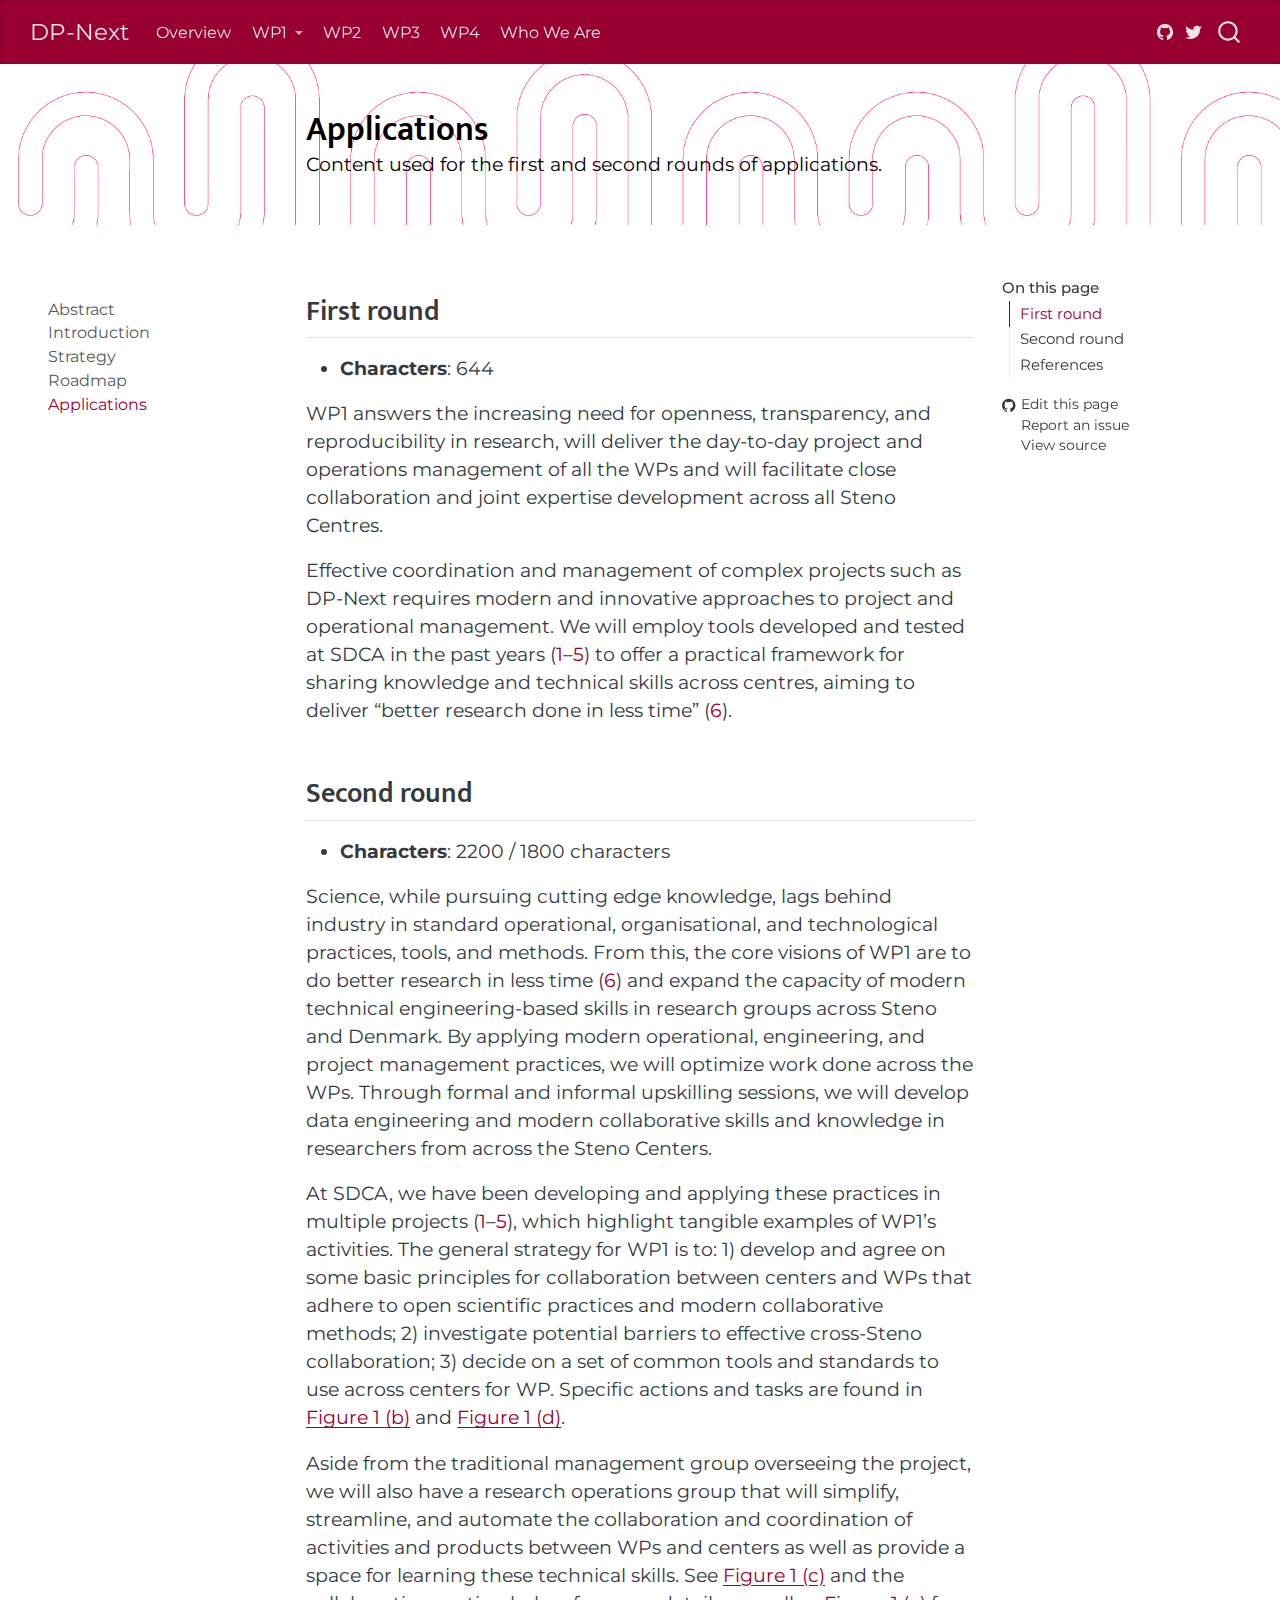
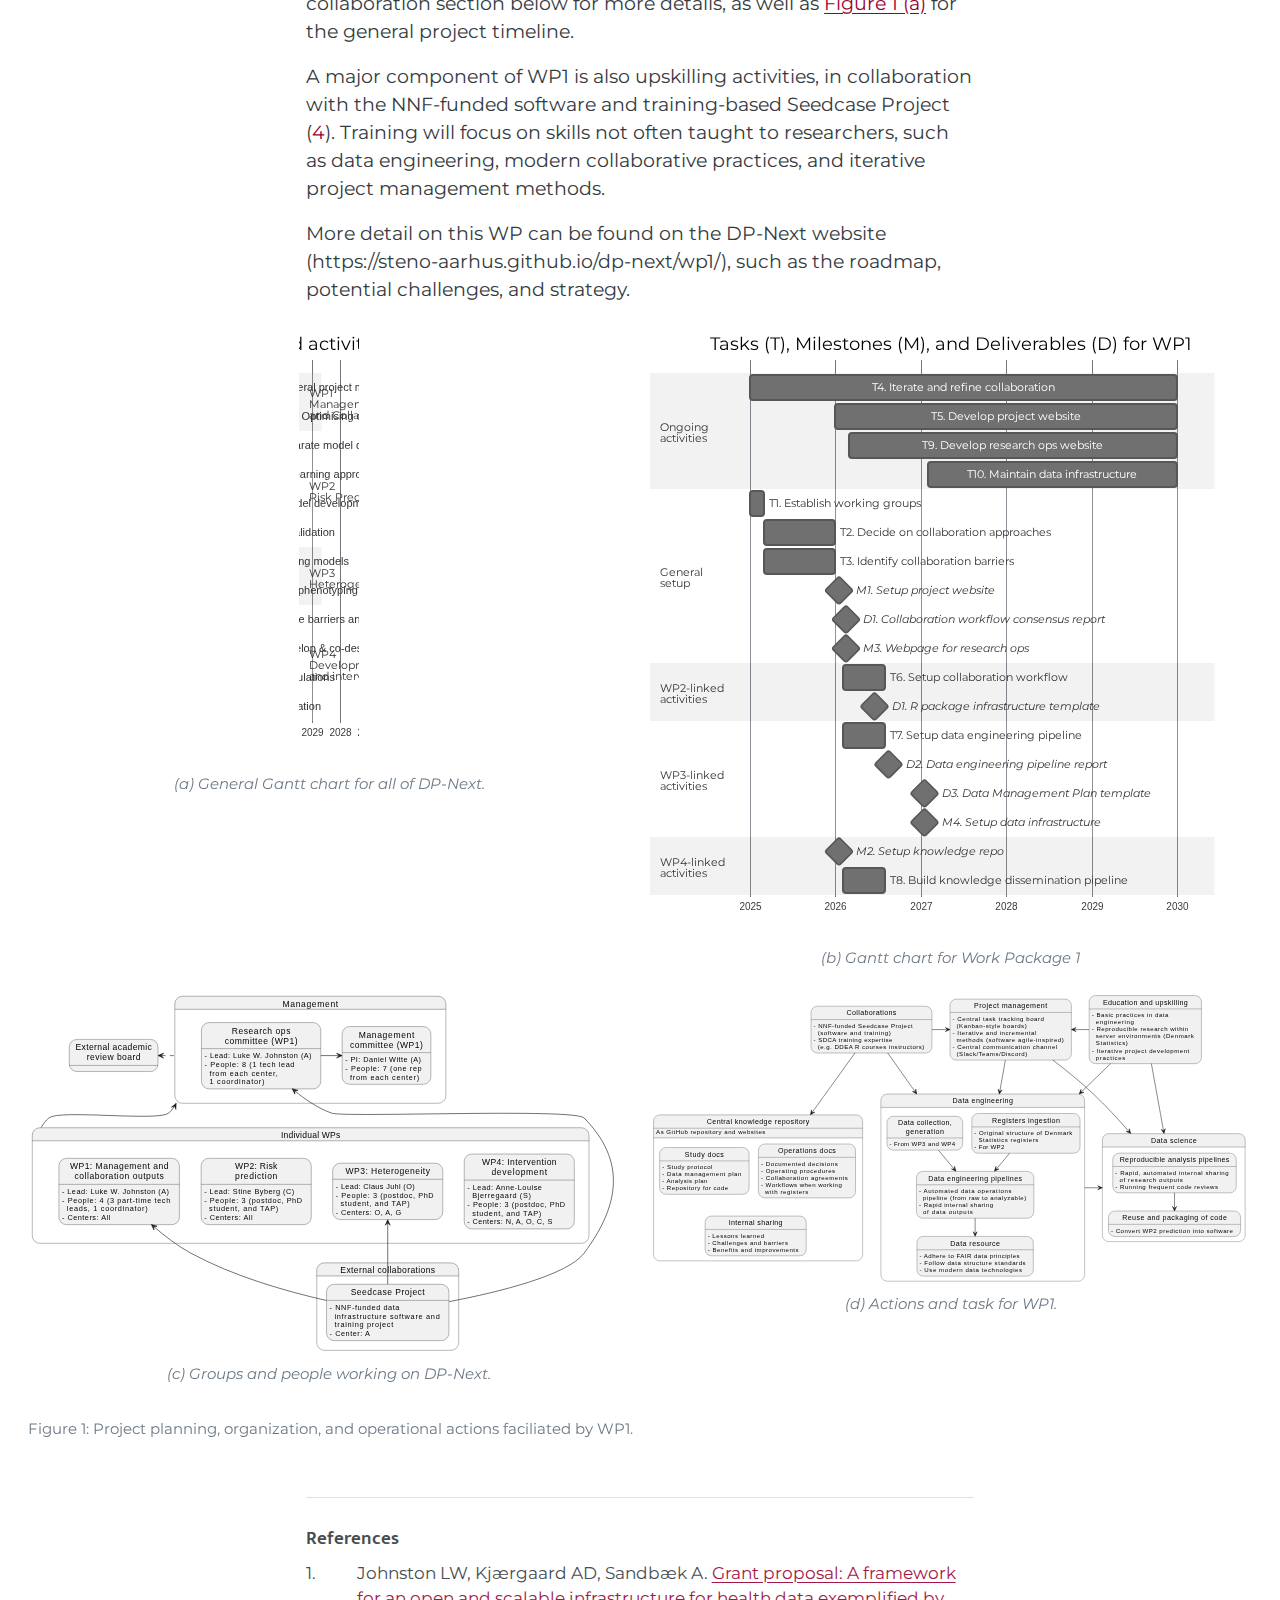
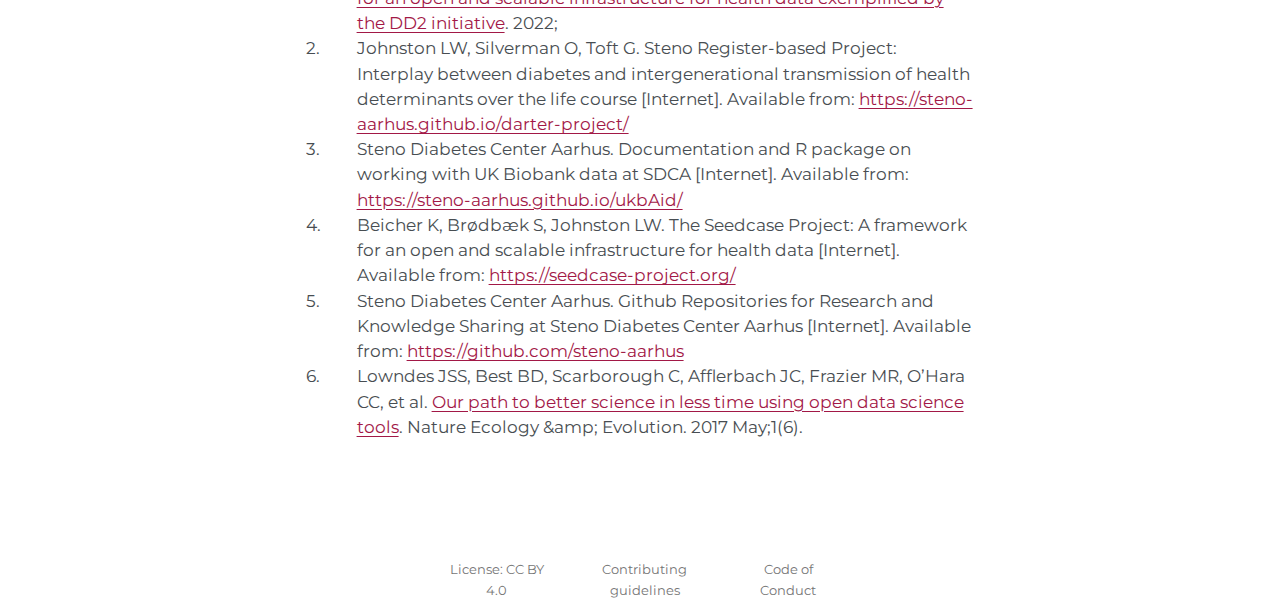
<file: wp1/application.html>
<!DOCTYPE html>
<html xmlns="http://www.w3.org/1999/xhtml" lang="en" xml:lang="en"><head>

<meta charset="utf-8">
<meta name="generator" content="quarto-1.5.53">

<meta name="viewport" content="width=device-width, initial-scale=1.0, user-scalable=yes">

<meta name="description" content="Content used for the first and second rounds of applications.">

<title>Applications – DP-Next</title>
<style>
code{white-space: pre-wrap;}
span.smallcaps{font-variant: small-caps;}
div.columns{display: flex; gap: min(4vw, 1.5em);}
div.column{flex: auto; overflow-x: auto;}
div.hanging-indent{margin-left: 1.5em; text-indent: -1.5em;}
ul.task-list{list-style: none;}
ul.task-list li input[type="checkbox"] {
  width: 0.8em;
  margin: 0 0.8em 0.2em -1em; /* quarto-specific, see https://github.com/quarto-dev/quarto-cli/issues/4556 */ 
  vertical-align: middle;
}
/* CSS for citations */
div.csl-bib-body { }
div.csl-entry {
  clear: both;
}
.hanging-indent div.csl-entry {
  margin-left:2em;
  text-indent:-2em;
}
div.csl-left-margin {
  min-width:2em;
  float:left;
}
div.csl-right-inline {
  margin-left:2em;
  padding-left:1em;
}
div.csl-indent {
  margin-left: 2em;
}</style>


<script src="../site_libs/quarto-nav/quarto-nav.js"></script>
<script src="../site_libs/clipboard/clipboard.min.js"></script>
<script src="../site_libs/quarto-search/autocomplete.umd.js"></script>
<script src="../site_libs/quarto-search/fuse.min.js"></script>
<script src="../site_libs/quarto-search/quarto-search.js"></script>
<meta name="quarto:offset" content="../">
<script src="../site_libs/quarto-html/quarto.js"></script>
<script src="../site_libs/quarto-html/popper.min.js"></script>
<script src="../site_libs/quarto-html/tippy.umd.min.js"></script>
<script src="../site_libs/quarto-html/anchor.min.js"></script>
<link href="../site_libs/quarto-html/tippy.css" rel="stylesheet">
<link href="../site_libs/quarto-html/quarto-syntax-highlighting.css" rel="stylesheet" id="quarto-text-highlighting-styles">
<script src="../site_libs/bootstrap/bootstrap.min.js"></script>
<link href="../site_libs/bootstrap/bootstrap-icons.css" rel="stylesheet">
<link href="../site_libs/bootstrap/bootstrap.min.css" rel="stylesheet" id="quarto-bootstrap" data-mode="light">
<script id="quarto-search-options" type="application/json">{
  "location": "navbar",
  "copy-button": false,
  "collapse-after": 3,
  "panel-placement": "end",
  "type": "overlay",
  "limit": 50,
  "keyboard-shortcut": [
    "f",
    "/",
    "s"
  ],
  "language": {
    "search-no-results-text": "No results",
    "search-matching-documents-text": "matching documents",
    "search-copy-link-title": "Copy link to search",
    "search-hide-matches-text": "Hide additional matches",
    "search-more-match-text": "more match in this document",
    "search-more-matches-text": "more matches in this document",
    "search-clear-button-title": "Clear",
    "search-text-placeholder": "",
    "search-detached-cancel-button-title": "Cancel",
    "search-submit-button-title": "Submit",
    "search-label": "Search"
  }
}</script>
<style>

      .quarto-title-block .quarto-title-banner {
        background-image: url(../site_libs/quarto-contrib/quarto-project/steno-aarhus/sdca-theme/images/banner-faded.png);
background-size: cover;
      }
</style>
<script src="../site_libs/quarto-diagram/mermaid.min.js"></script>
<script src="../site_libs/quarto-diagram/mermaid-init.js"></script>
<link href="../site_libs/quarto-diagram/mermaid.css" rel="stylesheet">


</head>

<body class="nav-sidebar floating nav-fixed">

<div id="quarto-search-results"></div>
  <header id="quarto-header" class="headroom fixed-top quarto-banner">
    <nav class="navbar navbar-expand-lg " data-bs-theme="dark">
      <div class="navbar-container container-fluid">
      <div class="navbar-brand-container mx-auto">
    <a class="navbar-brand" href="../index.html">
    <span class="navbar-title">DP-Next</span>
    </a>
  </div>
            <div id="quarto-search" class="" title="Search"></div>
          <button class="navbar-toggler" type="button" data-bs-toggle="collapse" data-bs-target="#navbarCollapse" aria-controls="navbarCollapse" role="menu" aria-expanded="false" aria-label="Toggle navigation" onclick="if (window.quartoToggleHeadroom) { window.quartoToggleHeadroom(); }">
  <span class="navbar-toggler-icon"></span>
</button>
          <div class="collapse navbar-collapse" id="navbarCollapse">
            <ul class="navbar-nav navbar-nav-scroll me-auto">
  <li class="nav-item">
    <a class="nav-link" href="../index.html"> 
<span class="menu-text">Overview</span></a>
  </li>  
  <li class="nav-item dropdown ">
    <a class="nav-link dropdown-toggle" href="#" id="nav-menu-wp1" role="link" data-bs-toggle="dropdown" aria-expanded="false">
 <span class="menu-text">WP1</span>
    </a>
    <ul class="dropdown-menu" aria-labelledby="nav-menu-wp1">    
        <li>
    <a class="dropdown-item" href="../wp1/index.html">
 <span class="dropdown-text">Abstract</span></a>
  </li>  
        <li>
    <a class="dropdown-item" href="../wp1/introduction.html">
 <span class="dropdown-text">Introduction</span></a>
  </li>  
        <li>
    <a class="dropdown-item" href="../wp1/strategy.html">
 <span class="dropdown-text">Strategy</span></a>
  </li>  
        <li>
    <a class="dropdown-item" href="../wp1/roadmap.html">
 <span class="dropdown-text">Roadmap</span></a>
  </li>  
        <li>
    <a class="dropdown-item" href="../wp1/application.html">
 <span class="dropdown-text">Applications</span></a>
  </li>  
    </ul>
  </li>
  <li class="nav-item">
    <a class="nav-link" href="../wp2.html"> 
<span class="menu-text">WP2</span></a>
  </li>  
  <li class="nav-item">
    <a class="nav-link" href="../wp3.html"> 
<span class="menu-text">WP3</span></a>
  </li>  
  <li class="nav-item">
    <a class="nav-link" href="../wp4.html"> 
<span class="menu-text">WP4</span></a>
  </li>  
  <li class="nav-item">
    <a class="nav-link" href="../who-we-are.html"> 
<span class="menu-text">Who We Are</span></a>
  </li>  
</ul>
          </div> <!-- /navcollapse -->
            <div class="quarto-navbar-tools">
    <a href="https://github.com/steno-aarhus/" title="" class="quarto-navigation-tool px-1" aria-label=""><i class="bi bi-github"></i></a>
    <a href="https://twitter.com/StenoAarhusRes" title="" class="quarto-navigation-tool px-1" aria-label=""><i class="bi bi-twitter"></i></a>
</div>
      </div> <!-- /container-fluid -->
    </nav>
  <nav class="quarto-secondary-nav">
    <div class="container-fluid d-flex">
      <button type="button" class="quarto-btn-toggle btn" data-bs-toggle="collapse" role="button" data-bs-target=".quarto-sidebar-collapse-item" aria-controls="quarto-sidebar" aria-expanded="false" aria-label="Toggle sidebar navigation" onclick="if (window.quartoToggleHeadroom) { window.quartoToggleHeadroom(); }">
        <i class="bi bi-layout-text-sidebar-reverse"></i>
      </button>
        <nav class="quarto-page-breadcrumbs" aria-label="breadcrumb"><ol class="breadcrumb"><li class="breadcrumb-item"><a href="../wp1/application.html">Applications</a></li></ol></nav>
        <a class="flex-grow-1" role="navigation" data-bs-toggle="collapse" data-bs-target=".quarto-sidebar-collapse-item" aria-controls="quarto-sidebar" aria-expanded="false" aria-label="Toggle sidebar navigation" onclick="if (window.quartoToggleHeadroom) { window.quartoToggleHeadroom(); }">      
        </a>
    </div>
  </nav>
</header>
<!-- content -->
<header id="title-block-header" class="quarto-title-block default page-columns page-full">
  <div class="quarto-title-banner page-columns page-full">
    <div class="quarto-title column-body">
      <h1 class="title">Applications</h1>
                  <div>
        <div class="description">
          Content used for the first and second rounds of applications.
        </div>
      </div>
                </div>
  </div>
    
  
  <div class="quarto-title-meta">

      
    
      
    </div>
    
  
  </header><div id="quarto-content" class="quarto-container page-columns page-rows-contents page-layout-article page-navbar">
<!-- sidebar -->
  <nav id="quarto-sidebar" class="sidebar collapse collapse-horizontal quarto-sidebar-collapse-item sidebar-navigation floating overflow-auto">
    <div class="sidebar-menu-container"> 
    <ul class="list-unstyled mt-1">
        <li class="sidebar-item">
  <div class="sidebar-item-container"> 
  <a href="../wp1/index.html" class="sidebar-item-text sidebar-link">
 <span class="menu-text">Abstract</span></a>
  </div>
</li>
        <li class="sidebar-item">
  <div class="sidebar-item-container"> 
  <a href="../wp1/introduction.html" class="sidebar-item-text sidebar-link">
 <span class="menu-text">Introduction</span></a>
  </div>
</li>
        <li class="sidebar-item">
  <div class="sidebar-item-container"> 
  <a href="../wp1/strategy.html" class="sidebar-item-text sidebar-link">
 <span class="menu-text">Strategy</span></a>
  </div>
</li>
        <li class="sidebar-item">
  <div class="sidebar-item-container"> 
  <a href="../wp1/roadmap.html" class="sidebar-item-text sidebar-link">
 <span class="menu-text">Roadmap</span></a>
  </div>
</li>
        <li class="sidebar-item">
  <div class="sidebar-item-container"> 
  <a href="../wp1/application.html" class="sidebar-item-text sidebar-link active">
 <span class="menu-text">Applications</span></a>
  </div>
</li>
    </ul>
    </div>
</nav>
<div id="quarto-sidebar-glass" class="quarto-sidebar-collapse-item" data-bs-toggle="collapse" data-bs-target=".quarto-sidebar-collapse-item"></div>
<!-- margin-sidebar -->
    <div id="quarto-margin-sidebar" class="sidebar margin-sidebar">
        <nav id="TOC" role="doc-toc" class="toc-active">
    <h2 id="toc-title">On this page</h2>
   
  <ul>
  <li><a href="#first-round" id="toc-first-round" class="nav-link active" data-scroll-target="#first-round">First round</a></li>
  <li><a href="#second-round" id="toc-second-round" class="nav-link" data-scroll-target="#second-round">Second round</a></li>
  <li><a href="#references" id="toc-references" class="nav-link" data-scroll-target="#references">References</a></li>
  </ul>
<div class="toc-actions"><ul><li><a href="https://github.com/steno-aarhus/dp-next/edit/main/wp1/application.qmd" class="toc-action"><i class="bi bi-github"></i>Edit this page</a></li><li><a href="https://github.com/steno-aarhus/dp-next/issues/new" class="toc-action"><i class="bi empty"></i>Report an issue</a></li><li><a href="https://github.com/steno-aarhus/dp-next/blob/main/wp1/application.qmd" class="toc-action"><i class="bi empty"></i>View source</a></li></ul></div></nav>
    </div>
<!-- main -->
<main class="content quarto-banner-title-block page-columns page-full" id="quarto-document-content">





<section id="first-round" class="level2">
<h2 class="anchored" data-anchor-id="first-round">First round</h2>
<ul>
<li><strong>Characters</strong>: 644</li>
</ul>
<p>WP1 answers the increasing need for openness, transparency, and reproducibility in research, will deliver the day-to-day project and operations management of all the WPs and will facilitate close collaboration and joint expertise development across all Steno Centres.</p>
<p>Effective coordination and management of complex projects such as DP-Next requires modern and innovative approaches to project and operational management. We will employ tools developed and tested at SDCA in the past years <span class="citation" data-cites="Johnston2022 DARTER ukbaid seedcase sdca-github">(<a href="#ref-Johnston2022" role="doc-biblioref">1</a>–<a href="#ref-sdca-github" role="doc-biblioref">5</a>)</span> to offer a practical framework for sharing knowledge and technical skills across centres, aiming to deliver “better research done in less time” <span class="citation" data-cites="Lowndes2017">(<a href="#ref-Lowndes2017" role="doc-biblioref">6</a>)</span>.</p>
</section>
<section id="second-round" class="level2 page-columns page-full">
<h2 class="anchored" data-anchor-id="second-round">Second round</h2>
<ul>
<li><strong>Characters</strong>: 2200 / 1800 characters</li>
</ul>
<p>Science, while pursuing cutting edge knowledge, lags behind industry in standard operational, organisational, and technological practices, tools, and methods. From this, the core visions of WP1 are to do better research in less time <span class="citation" data-cites="Lowndes2017">(<a href="#ref-Lowndes2017" role="doc-biblioref">6</a>)</span> and expand the capacity of modern technical engineering-based skills in research groups across Steno and Denmark. By applying modern operational, engineering, and project management practices, we will optimize work done across the WPs. Through formal and informal upskilling sessions, we will develop data engineering and modern collaborative skills and knowledge in researchers from across the Steno Centers.</p>
<p>At SDCA, we have been developing and applying these practices in multiple projects <span class="citation" data-cites="Johnston2022 DARTER ukbaid seedcase sdca-github">(<a href="#ref-Johnston2022" role="doc-biblioref">1</a>–<a href="#ref-sdca-github" role="doc-biblioref">5</a>)</span>, which highlight tangible examples of WP1’s activities. The general strategy for WP1 is to: 1) develop and agree on some basic principles for collaboration between centers and WPs that adhere to open scientific practices and modern collaborative methods; 2) investigate potential barriers to effective cross-Steno collaboration; 3) decide on a set of common tools and standards to use across centers for WP. Specific actions and tasks are found in <a href="#fig-gantt-wp1" class="quarto-xref">Figure&nbsp;1 (b)</a> and <a href="#fig-actions" class="quarto-xref">Figure&nbsp;1 (d)</a>.</p>
<p>Aside from the traditional management group overseeing the project, we will also have a research operations group that will simplify, streamline, and automate the collaboration and coordination of activities and products between WPs and centers as well as provide a space for learning these technical skills. See <a href="#fig-organization" class="quarto-xref">Figure&nbsp;1 (c)</a> and the collaboration section below for more details, as well as <a href="#fig-gantt" class="quarto-xref">Figure&nbsp;1 (a)</a> for the general project timeline.</p>
<p>A major component of WP1 is also upskilling activities, in collaboration with the NNF-funded software and training-based Seedcase Project <span class="citation" data-cites="seedcase">(<a href="#ref-seedcase" role="doc-biblioref">4</a>)</span>. Training will focus on skills not often taught to researchers, such as data engineering, modern collaborative practices, and iterative project management methods.</p>
<p>More detail on this WP can be found on the DP-Next website (https://steno-aarhus.github.io/dp-next/wp1/), such as the roadmap, potential challenges, and strategy.</p>
<div class="column-page">
<div id="fig-app-round2" class="quarto-layout-panel">
<figure class="quarto-float quarto-float-fig figure">
<div aria-describedby="fig-app-round2-caption-0ceaefa1-69ba-4598-a22c-09a6ac19f8ca">
<div class="quarto-layout-row">
<div class="cell quarto-layout-cell-subref quarto-layout-cell" data-file="images/gantt.mmd" data-fig-width="7" data-ref-parent="fig-app-round2" style="flex-basis: 50.0%;justify-content: flex-start;">
<div class="cell-output-display quarto-layout-cell-subref" data-ref-parent="fig-app-round2">
<div id="fig-gantt" class="quarto-float quarto-figure quarto-figure-center anchored">
<figure class="quarto-float quarto-subfloat-fig figure">
<div aria-describedby="fig-gantt-caption-0ceaefa1-69ba-4598-a22c-09a6ac19f8ca">
<div>
<pre class="mermaid mermaid-js" data-label="fig-gantt">%%{init: {
  'theme': 'neutral', 
  'gantt': {
    'barHeight': 25,
    'leftPadding': 125
  }
}}%%
gantt
    title Estimated timeline and activities for DP-Next project
    dateFormat  YYYY-MM-DD
    axisFormat %Y
    tickInterval 1year
    todayMarker off
    %% (`excludes` accepts specific dates in YYYY-MM-DD format, days of the week ("sunday") or "weekends", but not the word "weekdays".)

    section WP1&lt;br&gt;Management&lt;br&gt;and Collaboration
    T1.1 General project management: t1_1, 2025-01-01, 5y
    T1.2 Optimising collaboration: t1_2, 2025-01-01, 5y

    section WP2&lt;br&gt;Risk Prediction
    T2.1 Separate model development: t2_1, 2025-01-01, 18M
    T2.2 Machine Learning approaches: t2_2, 2026-01-01, 18M
    T2.3 Joint model development: t2_3, 2026-07-01, 18M
    T2.4 Validation: t2_4, 2028-01-01, 18M

    section WP3&lt;br&gt;Heterogeneity
    T3.1 Advanced clustering models: t3_1, 2027-07-01, 18M
    T3.2 Deep phenotyping substudy: t3_2, 2025-07-01, 54M

    section WP4&lt;br&gt;Development&lt;br&gt;and intervention
    T4.1 Investigate barriers and facilitators: t4_1, 2025-01-01, 18M
    T4.2 Develop &amp; co-design: t4_2, after t4_1, 18M
    T4.3 Pilot test in specific populations: t4_3, after t4_2, 1y
    T4.4 Evaluation: t4_4, 2028-07-01, 18M
</pre>
</div>
</div>
<figcaption class="quarto-float-caption-bottom quarto-subfloat-caption quarto-subfloat-fig" id="fig-gantt-caption-0ceaefa1-69ba-4598-a22c-09a6ac19f8ca">
(a) General Gantt chart for all of DP-Next.
</figcaption>
</figure>
</div>
</div>
</div>
<div class="cell quarto-layout-cell-subref quarto-layout-cell" data-file="images/gantt-wp1.mmd" data-ref-parent="fig-app-round2" style="flex-basis: 50.0%;justify-content: flex-start;">
<div class="cell-output-display quarto-layout-cell-subref" data-ref-parent="fig-app-round2">
<div id="fig-gantt-wp1" class="quarto-float quarto-figure quarto-figure-center anchored">
<figure class="quarto-float quarto-subfloat-fig figure">
<div aria-describedby="fig-gantt-wp1-caption-0ceaefa1-69ba-4598-a22c-09a6ac19f8ca">
<div>
<pre class="mermaid mermaid-js" data-label="fig-gantt-wp1">%%{init: {
  'theme': 'neutral', 
  'gantt': {
    'barHeight': 25,
    'leftPadding': 100
  }
}}%%
gantt
  title Tasks (T), Milestones (M), and Deliverables (D) for WP1
  dateFormat  YYYY-MM-DD
  axisFormat %Y
  tickInterval 1year
  todayMarker off
  %% (`excludes` accepts specific dates in YYYY-MM-DD format, days of the week ("sunday") or "weekends", but not the word "weekdays".)

  section Ongoing&lt;br&gt;activities
  T4. Iterate and refine collaboration: imp_collab, 2025-01-01, 5y
  T5. Develop project website: imp_proj_web, after collab_agree, 2030-01-01
  T9. Develop research ops website: imp_reops_web, after consensus, 2030-01-01
  T10. Maintain data infrastructure: imp_seedcase, after seedcase, 2030-01-01

  section General&lt;br&gt;setup
  T1. Establish working groups: wg, 2025-01-01, 2M
  T2.  Decide on collaboration approaches: collab_agree, after wg, 10M
  T3. Identify collaboration barriers: barriers, after wg, 10M
  M1. Setup project website: milestone, web_proj, after barriers, 1M
  D1. Collaboration workflow consensus report: milestone, consensus, after web_proj, 1M
  M3. Webpage for research ops: milestone, web_reops, after web_proj, 1M

  section WP2-linked&lt;br&gt;activities
  T6. Setup collaboration workflow: collab_wp2, after web_proj, 6M
  D1. R package infrastructure template: milestone, template_rpkg, 2026-06-01, 1M

  section WP3-linked&lt;br&gt;activities
  T7. Setup data engineering pipeline: de_wp3, after web_proj, 6M
  D2. Data engineering pipeline report: milestone, der_wp3, after de_wp3, 1M
  D3. Data Management Plan template: milestone, template_dmp, 2027-01-01, 1M 
  M4. Setup data infrastructure: milestone, seedcase, 2027-01-01, 1M

  section WP4-linked&lt;br&gt;activities
  M2. Setup knowledge repo: milestone, kr_wp4, after collab_agree, 1M
  T8. Build knowledge dissemination pipeline: kmp_wp4, after kr_wp4, 6M  




</pre>
</div>
</div>
<figcaption class="quarto-float-caption-bottom quarto-subfloat-caption quarto-subfloat-fig" id="fig-gantt-wp1-caption-0ceaefa1-69ba-4598-a22c-09a6ac19f8ca">
(b) Gantt chart for Work Package 1
</figcaption>
</figure>
</div>
</div>
</div>
</div>
<div class="quarto-layout-row">
<div class="quarto-layout-cell-subref quarto-layout-cell" data-ref-parent="fig-app-round2" style="flex-basis: 50.0%;justify-content: flex-start;">
<div id="fig-organization" class="quarto-float quarto-figure quarto-figure-center anchored">
<figure class="quarto-float quarto-subfloat-fig figure">
<div aria-describedby="fig-organization-caption-0ceaefa1-69ba-4598-a22c-09a6ac19f8ca">
<img src="images/organization.svg" class="img-fluid figure-img" data-ref-parent="fig-app-round2">
</div>
<figcaption class="quarto-float-caption-bottom quarto-subfloat-caption quarto-subfloat-fig" id="fig-organization-caption-0ceaefa1-69ba-4598-a22c-09a6ac19f8ca">
(c) Groups and people working on DP-Next.
</figcaption>
</figure>
</div>
</div>
<div class="quarto-layout-cell-subref quarto-layout-cell" data-ref-parent="fig-app-round2" style="flex-basis: 50.0%;justify-content: flex-start;">
<div id="fig-actions" class="quarto-float quarto-figure quarto-figure-center anchored">
<figure class="quarto-float quarto-subfloat-fig figure">
<div aria-describedby="fig-actions-caption-0ceaefa1-69ba-4598-a22c-09a6ac19f8ca">
<img src="images/actions.svg" class="img-fluid figure-img" data-ref-parent="fig-app-round2">
</div>
<figcaption class="quarto-float-caption-bottom quarto-subfloat-caption quarto-subfloat-fig" id="fig-actions-caption-0ceaefa1-69ba-4598-a22c-09a6ac19f8ca">
(d) Actions and task for WP1.
</figcaption>
</figure>
</div>
</div>
</div>
</div>
<figcaption class="quarto-float-caption-bottom quarto-float-caption quarto-float-fig" id="fig-app-round2-caption-0ceaefa1-69ba-4598-a22c-09a6ac19f8ca">
Figure&nbsp;1: Project planning, organization, and operational actions faciliated by WP1.
</figcaption>
</figure>
</div>
</div>
</section>
<section id="references" class="level2">




</section>

<div id="quarto-appendix" class="default"><section class="quarto-appendix-contents" role="doc-bibliography" id="quarto-bibliography"><h2 class="anchored quarto-appendix-heading">References</h2><div id="refs" class="references csl-bib-body" role="list">
<div id="ref-Johnston2022" class="csl-entry" role="listitem">
<div class="csl-left-margin">1. </div><div class="csl-right-inline">Johnston LW, Kjærgaard AD, Sandbæk A. <a href="https://doi.org/10.5281/ZENODO.6511111">Grant proposal: A framework for an open and scalable infrastructure for health data exemplified by the DD2 initiative</a>. 2022; </div>
</div>
<div id="ref-DARTER" class="csl-entry" role="listitem">
<div class="csl-left-margin">2. </div><div class="csl-right-inline">Johnston LW, Silverman O, Toft G. <span class="nocase">Steno Register-based Project: Interplay between diabetes and intergenerational transmission of health determinants over the life course</span> [Internet]. Available from: <a href="https://steno-aarhus.github.io/darter-project/">https://steno-aarhus.github.io/darter-project/</a></div>
</div>
<div id="ref-ukbaid" class="csl-entry" role="listitem">
<div class="csl-left-margin">3. </div><div class="csl-right-inline">Steno Diabetes Center Aarhus. <span class="nocase">Documentation and R package on working with UK Biobank data at SDCA</span> [Internet]. Available from: <a href="https://steno-aarhus.github.io/ukbAid/">https://steno-aarhus.github.io/ukbAid/</a></div>
</div>
<div id="ref-seedcase" class="csl-entry" role="listitem">
<div class="csl-left-margin">4. </div><div class="csl-right-inline">Beicher K, Brødbæk S, Johnston LW. <span class="nocase">The Seedcase Project: A framework for an open and scalable infrastructure for health data</span> [Internet]. Available from: <a href="https://seedcase-project.org/">https://seedcase-project.org/</a></div>
</div>
<div id="ref-sdca-github" class="csl-entry" role="listitem">
<div class="csl-left-margin">5. </div><div class="csl-right-inline">Steno Diabetes Center Aarhus. <span class="nocase">Github Repositories for Research and Knowledge Sharing at Steno Diabetes Center Aarhus</span> [Internet]. Available from: <a href="https://github.com/steno-aarhus">https://github.com/steno-aarhus</a></div>
</div>
<div id="ref-Lowndes2017" class="csl-entry" role="listitem">
<div class="csl-left-margin">6. </div><div class="csl-right-inline">Lowndes JSS, Best BD, Scarborough C, Afflerbach JC, Frazier MR, O’Hara CC, et al. <a href="https://doi.org/10.1038/s41559-017-0160">Our path to better science in less time using open data science tools</a>. Nature Ecology &amp;amp; Evolution. 2017 May;1(6). </div>
</div>
</div></section></div></main> <!-- /main -->
<script id="quarto-html-after-body" type="application/javascript">
window.document.addEventListener("DOMContentLoaded", function (event) {
  const toggleBodyColorMode = (bsSheetEl) => {
    const mode = bsSheetEl.getAttribute("data-mode");
    const bodyEl = window.document.querySelector("body");
    if (mode === "dark") {
      bodyEl.classList.add("quarto-dark");
      bodyEl.classList.remove("quarto-light");
    } else {
      bodyEl.classList.add("quarto-light");
      bodyEl.classList.remove("quarto-dark");
    }
  }
  const toggleBodyColorPrimary = () => {
    const bsSheetEl = window.document.querySelector("link#quarto-bootstrap");
    if (bsSheetEl) {
      toggleBodyColorMode(bsSheetEl);
    }
  }
  toggleBodyColorPrimary();  
  const icon = "";
  const anchorJS = new window.AnchorJS();
  anchorJS.options = {
    placement: 'right',
    icon: icon
  };
  anchorJS.add('.anchored');
  const isCodeAnnotation = (el) => {
    for (const clz of el.classList) {
      if (clz.startsWith('code-annotation-')) {                     
        return true;
      }
    }
    return false;
  }
  const onCopySuccess = function(e) {
    // button target
    const button = e.trigger;
    // don't keep focus
    button.blur();
    // flash "checked"
    button.classList.add('code-copy-button-checked');
    var currentTitle = button.getAttribute("title");
    button.setAttribute("title", "Copied!");
    let tooltip;
    if (window.bootstrap) {
      button.setAttribute("data-bs-toggle", "tooltip");
      button.setAttribute("data-bs-placement", "left");
      button.setAttribute("data-bs-title", "Copied!");
      tooltip = new bootstrap.Tooltip(button, 
        { trigger: "manual", 
          customClass: "code-copy-button-tooltip",
          offset: [0, -8]});
      tooltip.show();    
    }
    setTimeout(function() {
      if (tooltip) {
        tooltip.hide();
        button.removeAttribute("data-bs-title");
        button.removeAttribute("data-bs-toggle");
        button.removeAttribute("data-bs-placement");
      }
      button.setAttribute("title", currentTitle);
      button.classList.remove('code-copy-button-checked');
    }, 1000);
    // clear code selection
    e.clearSelection();
  }
  const getTextToCopy = function(trigger) {
      const codeEl = trigger.previousElementSibling.cloneNode(true);
      for (const childEl of codeEl.children) {
        if (isCodeAnnotation(childEl)) {
          childEl.remove();
        }
      }
      return codeEl.innerText;
  }
  const clipboard = new window.ClipboardJS('.code-copy-button:not([data-in-quarto-modal])', {
    text: getTextToCopy
  });
  clipboard.on('success', onCopySuccess);
  if (window.document.getElementById('quarto-embedded-source-code-modal')) {
    // For code content inside modals, clipBoardJS needs to be initialized with a container option
    // TODO: Check when it could be a function (https://github.com/zenorocha/clipboard.js/issues/860)
    const clipboardModal = new window.ClipboardJS('.code-copy-button[data-in-quarto-modal]', {
      text: getTextToCopy,
      container: window.document.getElementById('quarto-embedded-source-code-modal')
    });
    clipboardModal.on('success', onCopySuccess);
  }
    var localhostRegex = new RegExp(/^(?:http|https):\/\/localhost\:?[0-9]*\//);
    var mailtoRegex = new RegExp(/^mailto:/);
      var filterRegex = new RegExp("https:\/\/steno-aarhus\.github\.io\/dp-next\/");
    var isInternal = (href) => {
        return filterRegex.test(href) || localhostRegex.test(href) || mailtoRegex.test(href);
    }
    // Inspect non-navigation links and adorn them if external
 	var links = window.document.querySelectorAll('a[href]:not(.nav-link):not(.navbar-brand):not(.toc-action):not(.sidebar-link):not(.sidebar-item-toggle):not(.pagination-link):not(.no-external):not([aria-hidden]):not(.dropdown-item):not(.quarto-navigation-tool):not(.about-link)');
    for (var i=0; i<links.length; i++) {
      const link = links[i];
      if (!isInternal(link.href)) {
        // undo the damage that might have been done by quarto-nav.js in the case of
        // links that we want to consider external
        if (link.dataset.originalHref !== undefined) {
          link.href = link.dataset.originalHref;
        }
      }
    }
  function tippyHover(el, contentFn, onTriggerFn, onUntriggerFn) {
    const config = {
      allowHTML: true,
      maxWidth: 500,
      delay: 100,
      arrow: false,
      appendTo: function(el) {
          return el.parentElement;
      },
      interactive: true,
      interactiveBorder: 10,
      theme: 'quarto',
      placement: 'bottom-start',
    };
    if (contentFn) {
      config.content = contentFn;
    }
    if (onTriggerFn) {
      config.onTrigger = onTriggerFn;
    }
    if (onUntriggerFn) {
      config.onUntrigger = onUntriggerFn;
    }
    window.tippy(el, config); 
  }
  const noterefs = window.document.querySelectorAll('a[role="doc-noteref"]');
  for (var i=0; i<noterefs.length; i++) {
    const ref = noterefs[i];
    tippyHover(ref, function() {
      // use id or data attribute instead here
      let href = ref.getAttribute('data-footnote-href') || ref.getAttribute('href');
      try { href = new URL(href).hash; } catch {}
      const id = href.replace(/^#\/?/, "");
      const note = window.document.getElementById(id);
      if (note) {
        return note.innerHTML;
      } else {
        return "";
      }
    });
  }
  const xrefs = window.document.querySelectorAll('a.quarto-xref');
  const processXRef = (id, note) => {
    // Strip column container classes
    const stripColumnClz = (el) => {
      el.classList.remove("page-full", "page-columns");
      if (el.children) {
        for (const child of el.children) {
          stripColumnClz(child);
        }
      }
    }
    stripColumnClz(note)
    if (id === null || id.startsWith('sec-')) {
      // Special case sections, only their first couple elements
      const container = document.createElement("div");
      if (note.children && note.children.length > 2) {
        container.appendChild(note.children[0].cloneNode(true));
        for (let i = 1; i < note.children.length; i++) {
          const child = note.children[i];
          if (child.tagName === "P" && child.innerText === "") {
            continue;
          } else {
            container.appendChild(child.cloneNode(true));
            break;
          }
        }
        if (window.Quarto?.typesetMath) {
          window.Quarto.typesetMath(container);
        }
        return container.innerHTML
      } else {
        if (window.Quarto?.typesetMath) {
          window.Quarto.typesetMath(note);
        }
        return note.innerHTML;
      }
    } else {
      // Remove any anchor links if they are present
      const anchorLink = note.querySelector('a.anchorjs-link');
      if (anchorLink) {
        anchorLink.remove();
      }
      if (window.Quarto?.typesetMath) {
        window.Quarto.typesetMath(note);
      }
      // TODO in 1.5, we should make sure this works without a callout special case
      if (note.classList.contains("callout")) {
        return note.outerHTML;
      } else {
        return note.innerHTML;
      }
    }
  }
  for (var i=0; i<xrefs.length; i++) {
    const xref = xrefs[i];
    tippyHover(xref, undefined, function(instance) {
      instance.disable();
      let url = xref.getAttribute('href');
      let hash = undefined; 
      if (url.startsWith('#')) {
        hash = url;
      } else {
        try { hash = new URL(url).hash; } catch {}
      }
      if (hash) {
        const id = hash.replace(/^#\/?/, "");
        const note = window.document.getElementById(id);
        if (note !== null) {
          try {
            const html = processXRef(id, note.cloneNode(true));
            instance.setContent(html);
          } finally {
            instance.enable();
            instance.show();
          }
        } else {
          // See if we can fetch this
          fetch(url.split('#')[0])
          .then(res => res.text())
          .then(html => {
            const parser = new DOMParser();
            const htmlDoc = parser.parseFromString(html, "text/html");
            const note = htmlDoc.getElementById(id);
            if (note !== null) {
              const html = processXRef(id, note);
              instance.setContent(html);
            } 
          }).finally(() => {
            instance.enable();
            instance.show();
          });
        }
      } else {
        // See if we can fetch a full url (with no hash to target)
        // This is a special case and we should probably do some content thinning / targeting
        fetch(url)
        .then(res => res.text())
        .then(html => {
          const parser = new DOMParser();
          const htmlDoc = parser.parseFromString(html, "text/html");
          const note = htmlDoc.querySelector('main.content');
          if (note !== null) {
            // This should only happen for chapter cross references
            // (since there is no id in the URL)
            // remove the first header
            if (note.children.length > 0 && note.children[0].tagName === "HEADER") {
              note.children[0].remove();
            }
            const html = processXRef(null, note);
            instance.setContent(html);
          } 
        }).finally(() => {
          instance.enable();
          instance.show();
        });
      }
    }, function(instance) {
    });
  }
      let selectedAnnoteEl;
      const selectorForAnnotation = ( cell, annotation) => {
        let cellAttr = 'data-code-cell="' + cell + '"';
        let lineAttr = 'data-code-annotation="' +  annotation + '"';
        const selector = 'span[' + cellAttr + '][' + lineAttr + ']';
        return selector;
      }
      const selectCodeLines = (annoteEl) => {
        const doc = window.document;
        const targetCell = annoteEl.getAttribute("data-target-cell");
        const targetAnnotation = annoteEl.getAttribute("data-target-annotation");
        const annoteSpan = window.document.querySelector(selectorForAnnotation(targetCell, targetAnnotation));
        const lines = annoteSpan.getAttribute("data-code-lines").split(",");
        const lineIds = lines.map((line) => {
          return targetCell + "-" + line;
        })
        let top = null;
        let height = null;
        let parent = null;
        if (lineIds.length > 0) {
            //compute the position of the single el (top and bottom and make a div)
            const el = window.document.getElementById(lineIds[0]);
            top = el.offsetTop;
            height = el.offsetHeight;
            parent = el.parentElement.parentElement;
          if (lineIds.length > 1) {
            const lastEl = window.document.getElementById(lineIds[lineIds.length - 1]);
            const bottom = lastEl.offsetTop + lastEl.offsetHeight;
            height = bottom - top;
          }
          if (top !== null && height !== null && parent !== null) {
            // cook up a div (if necessary) and position it 
            let div = window.document.getElementById("code-annotation-line-highlight");
            if (div === null) {
              div = window.document.createElement("div");
              div.setAttribute("id", "code-annotation-line-highlight");
              div.style.position = 'absolute';
              parent.appendChild(div);
            }
            div.style.top = top - 2 + "px";
            div.style.height = height + 4 + "px";
            div.style.left = 0;
            let gutterDiv = window.document.getElementById("code-annotation-line-highlight-gutter");
            if (gutterDiv === null) {
              gutterDiv = window.document.createElement("div");
              gutterDiv.setAttribute("id", "code-annotation-line-highlight-gutter");
              gutterDiv.style.position = 'absolute';
              const codeCell = window.document.getElementById(targetCell);
              const gutter = codeCell.querySelector('.code-annotation-gutter');
              gutter.appendChild(gutterDiv);
            }
            gutterDiv.style.top = top - 2 + "px";
            gutterDiv.style.height = height + 4 + "px";
          }
          selectedAnnoteEl = annoteEl;
        }
      };
      const unselectCodeLines = () => {
        const elementsIds = ["code-annotation-line-highlight", "code-annotation-line-highlight-gutter"];
        elementsIds.forEach((elId) => {
          const div = window.document.getElementById(elId);
          if (div) {
            div.remove();
          }
        });
        selectedAnnoteEl = undefined;
      };
        // Handle positioning of the toggle
    window.addEventListener(
      "resize",
      throttle(() => {
        elRect = undefined;
        if (selectedAnnoteEl) {
          selectCodeLines(selectedAnnoteEl);
        }
      }, 10)
    );
    function throttle(fn, ms) {
    let throttle = false;
    let timer;
      return (...args) => {
        if(!throttle) { // first call gets through
            fn.apply(this, args);
            throttle = true;
        } else { // all the others get throttled
            if(timer) clearTimeout(timer); // cancel #2
            timer = setTimeout(() => {
              fn.apply(this, args);
              timer = throttle = false;
            }, ms);
        }
      };
    }
      // Attach click handler to the DT
      const annoteDls = window.document.querySelectorAll('dt[data-target-cell]');
      for (const annoteDlNode of annoteDls) {
        annoteDlNode.addEventListener('click', (event) => {
          const clickedEl = event.target;
          if (clickedEl !== selectedAnnoteEl) {
            unselectCodeLines();
            const activeEl = window.document.querySelector('dt[data-target-cell].code-annotation-active');
            if (activeEl) {
              activeEl.classList.remove('code-annotation-active');
            }
            selectCodeLines(clickedEl);
            clickedEl.classList.add('code-annotation-active');
          } else {
            // Unselect the line
            unselectCodeLines();
            clickedEl.classList.remove('code-annotation-active');
          }
        });
      }
  const findCites = (el) => {
    const parentEl = el.parentElement;
    if (parentEl) {
      const cites = parentEl.dataset.cites;
      if (cites) {
        return {
          el,
          cites: cites.split(' ')
        };
      } else {
        return findCites(el.parentElement)
      }
    } else {
      return undefined;
    }
  };
  var bibliorefs = window.document.querySelectorAll('a[role="doc-biblioref"]');
  for (var i=0; i<bibliorefs.length; i++) {
    const ref = bibliorefs[i];
    const citeInfo = findCites(ref);
    if (citeInfo) {
      tippyHover(citeInfo.el, function() {
        var popup = window.document.createElement('div');
        citeInfo.cites.forEach(function(cite) {
          var citeDiv = window.document.createElement('div');
          citeDiv.classList.add('hanging-indent');
          citeDiv.classList.add('csl-entry');
          var biblioDiv = window.document.getElementById('ref-' + cite);
          if (biblioDiv) {
            citeDiv.innerHTML = biblioDiv.innerHTML;
          }
          popup.appendChild(citeDiv);
        });
        return popup.innerHTML;
      });
    }
  }
});
</script>
</div> <!-- /content -->
<footer class="footer">
  <div class="nav-footer">
    <div class="nav-footer-left">
      &nbsp;
    </div>   
    <div class="nav-footer-center">
      <ul class="footer-items list-unstyled">
    <li class="nav-item">
    <a class="nav-link" href="https://creativecommons.org/licenses/by/4.0/">
<p>License: CC BY 4.0</p>
</a>
  </li>  
    <li class="nav-item">
    <a class="nav-link" href="https://steno-aarhus.github.io/research/CONTRIBUTING.html">
<p>Contributing guidelines</p>
</a>
  </li>  
    <li class="nav-item">
    <a class="nav-link" href="https://steno-aarhus.github.io/research/CODE_OF_CONDUCT.html">
<p>Code of Conduct</p>
</a>
  </li>  
</ul>
    <div class="toc-actions d-sm-block d-md-none"><ul><li><a href="https://github.com/steno-aarhus/dp-next/edit/main/wp1/application.qmd" class="toc-action"><i class="bi bi-github"></i>Edit this page</a></li><li><a href="https://github.com/steno-aarhus/dp-next/issues/new" class="toc-action"><i class="bi empty"></i>Report an issue</a></li><li><a href="https://github.com/steno-aarhus/dp-next/blob/main/wp1/application.qmd" class="toc-action"><i class="bi empty"></i>View source</a></li></ul></div></div>
    <div class="nav-footer-right">
      &nbsp;
    </div>
  </div>
</footer>




</body></html>
</file>
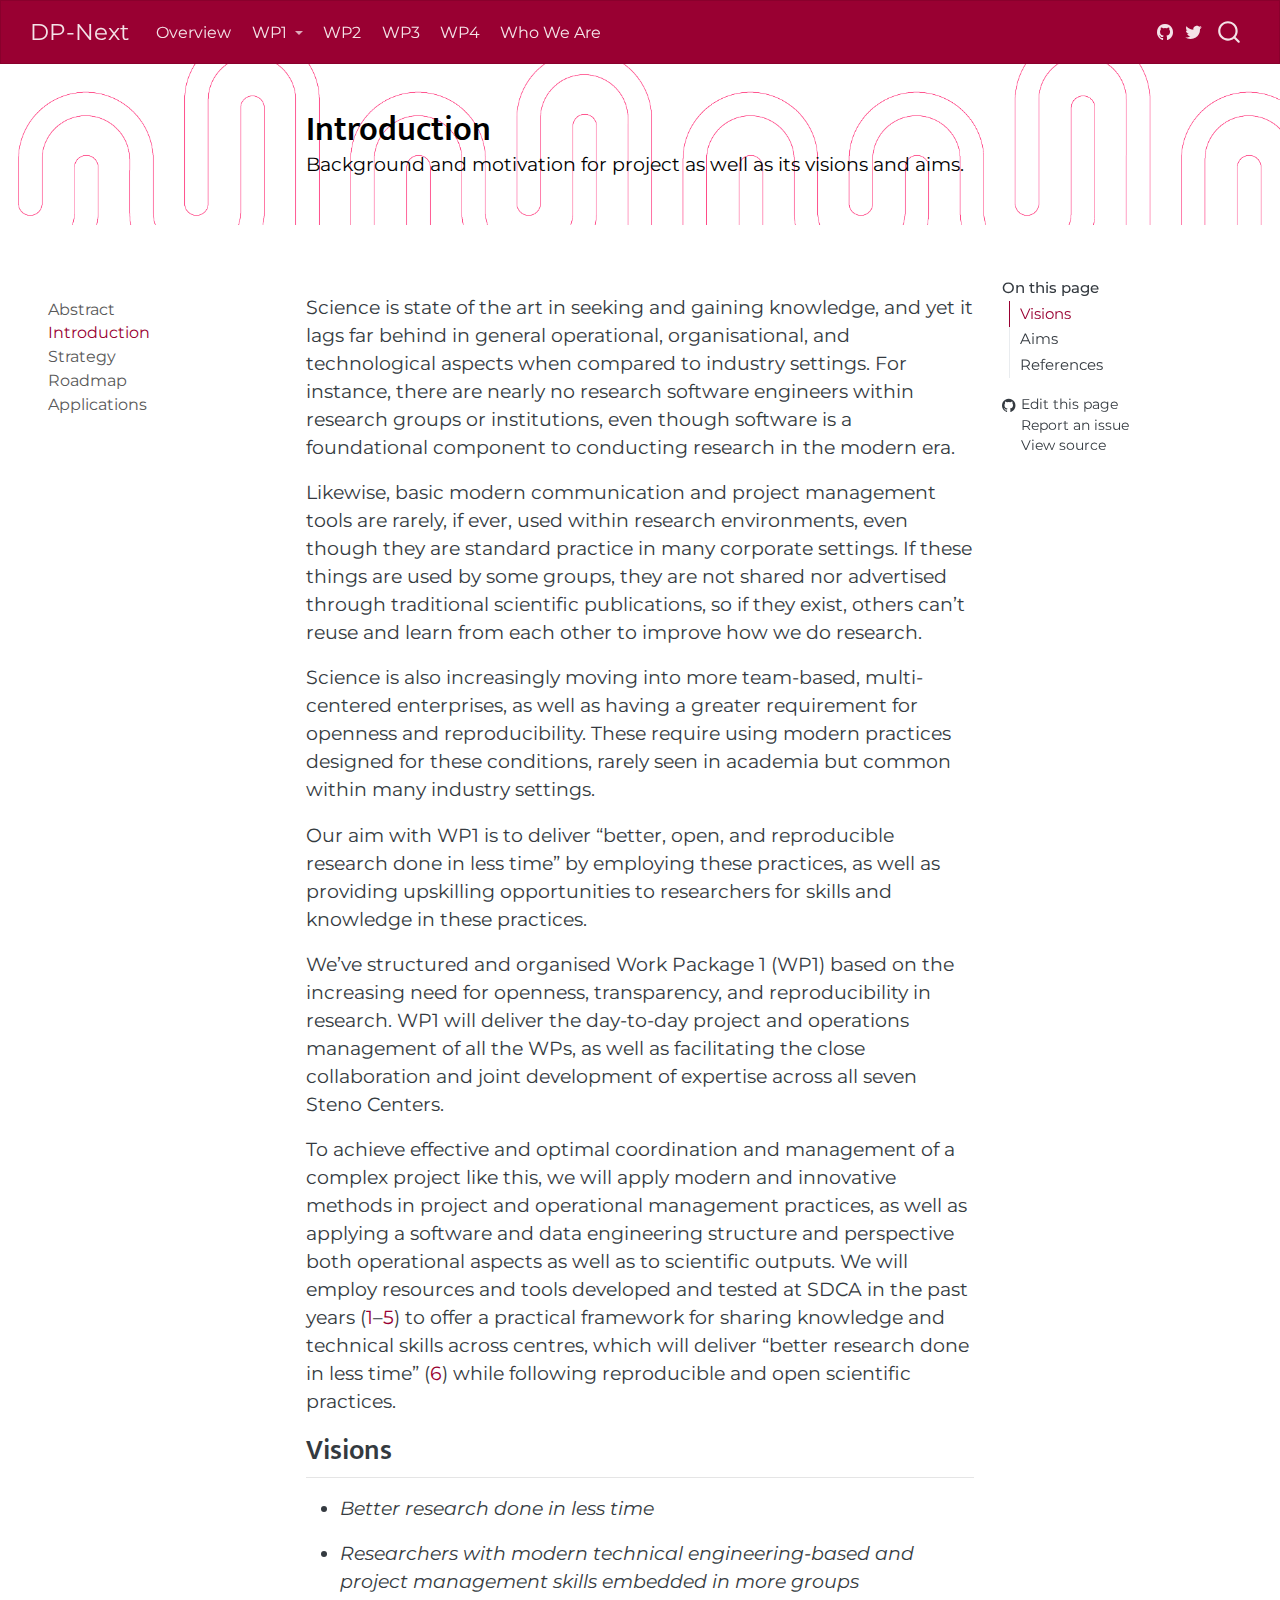
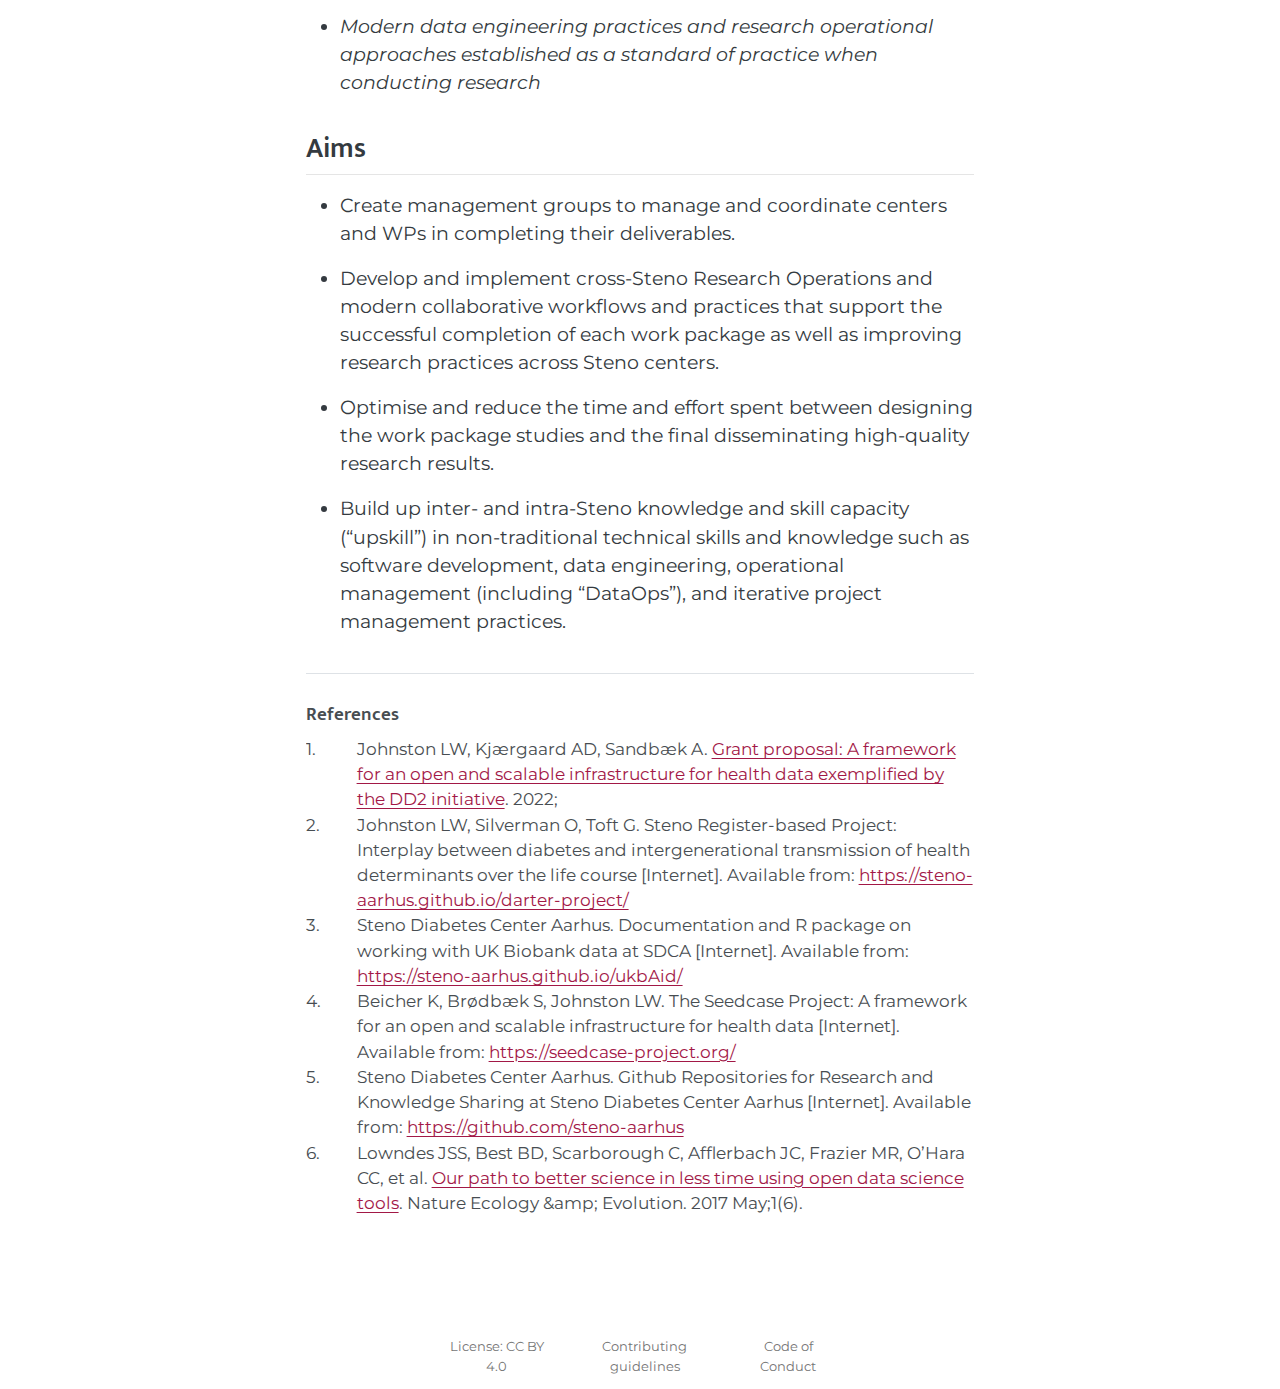
<file: wp1/introduction.html>
<!DOCTYPE html>
<html xmlns="http://www.w3.org/1999/xhtml" lang="en" xml:lang="en"><head>

<meta charset="utf-8">
<meta name="generator" content="quarto-1.5.53">

<meta name="viewport" content="width=device-width, initial-scale=1.0, user-scalable=yes">

<meta name="description" content="Background and motivation for project as well as its visions and aims.">

<title>Introduction – DP-Next</title>
<style>
code{white-space: pre-wrap;}
span.smallcaps{font-variant: small-caps;}
div.columns{display: flex; gap: min(4vw, 1.5em);}
div.column{flex: auto; overflow-x: auto;}
div.hanging-indent{margin-left: 1.5em; text-indent: -1.5em;}
ul.task-list{list-style: none;}
ul.task-list li input[type="checkbox"] {
  width: 0.8em;
  margin: 0 0.8em 0.2em -1em; /* quarto-specific, see https://github.com/quarto-dev/quarto-cli/issues/4556 */ 
  vertical-align: middle;
}
/* CSS for citations */
div.csl-bib-body { }
div.csl-entry {
  clear: both;
}
.hanging-indent div.csl-entry {
  margin-left:2em;
  text-indent:-2em;
}
div.csl-left-margin {
  min-width:2em;
  float:left;
}
div.csl-right-inline {
  margin-left:2em;
  padding-left:1em;
}
div.csl-indent {
  margin-left: 2em;
}</style>


<script src="../site_libs/quarto-nav/quarto-nav.js"></script>
<script src="../site_libs/clipboard/clipboard.min.js"></script>
<script src="../site_libs/quarto-search/autocomplete.umd.js"></script>
<script src="../site_libs/quarto-search/fuse.min.js"></script>
<script src="../site_libs/quarto-search/quarto-search.js"></script>
<meta name="quarto:offset" content="../">
<script src="../site_libs/quarto-html/quarto.js"></script>
<script src="../site_libs/quarto-html/popper.min.js"></script>
<script src="../site_libs/quarto-html/tippy.umd.min.js"></script>
<script src="../site_libs/quarto-html/anchor.min.js"></script>
<link href="../site_libs/quarto-html/tippy.css" rel="stylesheet">
<link href="../site_libs/quarto-html/quarto-syntax-highlighting.css" rel="stylesheet" id="quarto-text-highlighting-styles">
<script src="../site_libs/bootstrap/bootstrap.min.js"></script>
<link href="../site_libs/bootstrap/bootstrap-icons.css" rel="stylesheet">
<link href="../site_libs/bootstrap/bootstrap.min.css" rel="stylesheet" id="quarto-bootstrap" data-mode="light">
<script id="quarto-search-options" type="application/json">{
  "location": "navbar",
  "copy-button": false,
  "collapse-after": 3,
  "panel-placement": "end",
  "type": "overlay",
  "limit": 50,
  "keyboard-shortcut": [
    "f",
    "/",
    "s"
  ],
  "language": {
    "search-no-results-text": "No results",
    "search-matching-documents-text": "matching documents",
    "search-copy-link-title": "Copy link to search",
    "search-hide-matches-text": "Hide additional matches",
    "search-more-match-text": "more match in this document",
    "search-more-matches-text": "more matches in this document",
    "search-clear-button-title": "Clear",
    "search-text-placeholder": "",
    "search-detached-cancel-button-title": "Cancel",
    "search-submit-button-title": "Submit",
    "search-label": "Search"
  }
}</script>
<style>

      .quarto-title-block .quarto-title-banner {
        background-image: url(../site_libs/quarto-contrib/quarto-project/steno-aarhus/sdca-theme/images/banner-faded.png);
background-size: cover;
      }
</style>


</head>

<body class="nav-sidebar floating nav-fixed">

<div id="quarto-search-results"></div>
  <header id="quarto-header" class="headroom fixed-top quarto-banner">
    <nav class="navbar navbar-expand-lg " data-bs-theme="dark">
      <div class="navbar-container container-fluid">
      <div class="navbar-brand-container mx-auto">
    <a class="navbar-brand" href="../index.html">
    <span class="navbar-title">DP-Next</span>
    </a>
  </div>
            <div id="quarto-search" class="" title="Search"></div>
          <button class="navbar-toggler" type="button" data-bs-toggle="collapse" data-bs-target="#navbarCollapse" aria-controls="navbarCollapse" role="menu" aria-expanded="false" aria-label="Toggle navigation" onclick="if (window.quartoToggleHeadroom) { window.quartoToggleHeadroom(); }">
  <span class="navbar-toggler-icon"></span>
</button>
          <div class="collapse navbar-collapse" id="navbarCollapse">
            <ul class="navbar-nav navbar-nav-scroll me-auto">
  <li class="nav-item">
    <a class="nav-link" href="../index.html"> 
<span class="menu-text">Overview</span></a>
  </li>  
  <li class="nav-item dropdown ">
    <a class="nav-link dropdown-toggle" href="#" id="nav-menu-wp1" role="link" data-bs-toggle="dropdown" aria-expanded="false">
 <span class="menu-text">WP1</span>
    </a>
    <ul class="dropdown-menu" aria-labelledby="nav-menu-wp1">    
        <li>
    <a class="dropdown-item" href="../wp1/index.html">
 <span class="dropdown-text">Abstract</span></a>
  </li>  
        <li>
    <a class="dropdown-item" href="../wp1/introduction.html">
 <span class="dropdown-text">Introduction</span></a>
  </li>  
        <li>
    <a class="dropdown-item" href="../wp1/strategy.html">
 <span class="dropdown-text">Strategy</span></a>
  </li>  
        <li>
    <a class="dropdown-item" href="../wp1/roadmap.html">
 <span class="dropdown-text">Roadmap</span></a>
  </li>  
        <li>
    <a class="dropdown-item" href="../wp1/application.html">
 <span class="dropdown-text">Applications</span></a>
  </li>  
    </ul>
  </li>
  <li class="nav-item">
    <a class="nav-link" href="../wp2.html"> 
<span class="menu-text">WP2</span></a>
  </li>  
  <li class="nav-item">
    <a class="nav-link" href="../wp3.html"> 
<span class="menu-text">WP3</span></a>
  </li>  
  <li class="nav-item">
    <a class="nav-link" href="../wp4.html"> 
<span class="menu-text">WP4</span></a>
  </li>  
  <li class="nav-item">
    <a class="nav-link" href="../who-we-are.html"> 
<span class="menu-text">Who We Are</span></a>
  </li>  
</ul>
          </div> <!-- /navcollapse -->
            <div class="quarto-navbar-tools">
    <a href="https://github.com/steno-aarhus/" title="" class="quarto-navigation-tool px-1" aria-label=""><i class="bi bi-github"></i></a>
    <a href="https://twitter.com/StenoAarhusRes" title="" class="quarto-navigation-tool px-1" aria-label=""><i class="bi bi-twitter"></i></a>
</div>
      </div> <!-- /container-fluid -->
    </nav>
  <nav class="quarto-secondary-nav">
    <div class="container-fluid d-flex">
      <button type="button" class="quarto-btn-toggle btn" data-bs-toggle="collapse" role="button" data-bs-target=".quarto-sidebar-collapse-item" aria-controls="quarto-sidebar" aria-expanded="false" aria-label="Toggle sidebar navigation" onclick="if (window.quartoToggleHeadroom) { window.quartoToggleHeadroom(); }">
        <i class="bi bi-layout-text-sidebar-reverse"></i>
      </button>
        <nav class="quarto-page-breadcrumbs" aria-label="breadcrumb"><ol class="breadcrumb"><li class="breadcrumb-item"><a href="../wp1/introduction.html">Introduction</a></li></ol></nav>
        <a class="flex-grow-1" role="navigation" data-bs-toggle="collapse" data-bs-target=".quarto-sidebar-collapse-item" aria-controls="quarto-sidebar" aria-expanded="false" aria-label="Toggle sidebar navigation" onclick="if (window.quartoToggleHeadroom) { window.quartoToggleHeadroom(); }">      
        </a>
    </div>
  </nav>
</header>
<!-- content -->
<header id="title-block-header" class="quarto-title-block default page-columns page-full">
  <div class="quarto-title-banner page-columns page-full">
    <div class="quarto-title column-body">
      <h1 class="title">Introduction</h1>
                  <div>
        <div class="description">
          Background and motivation for project as well as its visions and aims.
        </div>
      </div>
                </div>
  </div>
    
  
  <div class="quarto-title-meta">

      
    
      
    </div>
    
  
  </header><div id="quarto-content" class="quarto-container page-columns page-rows-contents page-layout-article page-navbar">
<!-- sidebar -->
  <nav id="quarto-sidebar" class="sidebar collapse collapse-horizontal quarto-sidebar-collapse-item sidebar-navigation floating overflow-auto">
    <div class="sidebar-menu-container"> 
    <ul class="list-unstyled mt-1">
        <li class="sidebar-item">
  <div class="sidebar-item-container"> 
  <a href="../wp1/index.html" class="sidebar-item-text sidebar-link">
 <span class="menu-text">Abstract</span></a>
  </div>
</li>
        <li class="sidebar-item">
  <div class="sidebar-item-container"> 
  <a href="../wp1/introduction.html" class="sidebar-item-text sidebar-link active">
 <span class="menu-text">Introduction</span></a>
  </div>
</li>
        <li class="sidebar-item">
  <div class="sidebar-item-container"> 
  <a href="../wp1/strategy.html" class="sidebar-item-text sidebar-link">
 <span class="menu-text">Strategy</span></a>
  </div>
</li>
        <li class="sidebar-item">
  <div class="sidebar-item-container"> 
  <a href="../wp1/roadmap.html" class="sidebar-item-text sidebar-link">
 <span class="menu-text">Roadmap</span></a>
  </div>
</li>
        <li class="sidebar-item">
  <div class="sidebar-item-container"> 
  <a href="../wp1/application.html" class="sidebar-item-text sidebar-link">
 <span class="menu-text">Applications</span></a>
  </div>
</li>
    </ul>
    </div>
</nav>
<div id="quarto-sidebar-glass" class="quarto-sidebar-collapse-item" data-bs-toggle="collapse" data-bs-target=".quarto-sidebar-collapse-item"></div>
<!-- margin-sidebar -->
    <div id="quarto-margin-sidebar" class="sidebar margin-sidebar">
        <nav id="TOC" role="doc-toc" class="toc-active">
    <h2 id="toc-title">On this page</h2>
   
  <ul>
  <li><a href="#visions" id="toc-visions" class="nav-link active" data-scroll-target="#visions">Visions</a></li>
  <li><a href="#aims" id="toc-aims" class="nav-link" data-scroll-target="#aims">Aims</a></li>
  <li><a href="#references" id="toc-references" class="nav-link" data-scroll-target="#references">References</a></li>
  </ul>
<div class="toc-actions"><ul><li><a href="https://github.com/steno-aarhus/dp-next/edit/main/wp1/introduction.qmd" class="toc-action"><i class="bi bi-github"></i>Edit this page</a></li><li><a href="https://github.com/steno-aarhus/dp-next/issues/new" class="toc-action"><i class="bi empty"></i>Report an issue</a></li><li><a href="https://github.com/steno-aarhus/dp-next/blob/main/wp1/introduction.qmd" class="toc-action"><i class="bi empty"></i>View source</a></li></ul></div></nav>
    </div>
<!-- main -->
<main class="content quarto-banner-title-block" id="quarto-document-content">





<p>Science is state of the art in seeking and gaining knowledge, and yet it lags far behind in general operational, organisational, and technological aspects when compared to industry settings. For instance, there are nearly no research software engineers within research groups or institutions, even though software is a foundational component to conducting research in the modern era.</p>
<p>Likewise, basic modern communication and project management tools are rarely, if ever, used within research environments, even though they are standard practice in many corporate settings. If these things are used by some groups, they are not shared nor advertised through traditional scientific publications, so if they exist, others can’t reuse and learn from each other to improve how we do research.</p>
<p>Science is also increasingly moving into more team-based, multi-centered enterprises, as well as having a greater requirement for openness and reproducibility. These require using modern practices designed for these conditions, rarely seen in academia but common within many industry settings.</p>
<p>Our aim with WP1 is to deliver “better, open, and reproducible research done in less time” by employing these practices, as well as providing upskilling opportunities to researchers for skills and knowledge in these practices.</p>
<p>We’ve structured and organised Work Package 1 (WP1) based on the increasing need for openness, transparency, and reproducibility in research. WP1 will deliver the day-to-day project and operations management of all the WPs, as well as facilitating the close collaboration and joint development of expertise across all seven Steno Centers.</p>
<p>To achieve effective and optimal coordination and management of a complex project like this, we will apply modern and innovative methods in project and operational management practices, as well as applying a software and data engineering structure and perspective both operational aspects as well as to scientific outputs. We will employ resources and tools developed and tested at SDCA in the past years <span class="citation" data-cites="Johnston2022 DARTER ukbaid seedcase sdca-github">(<a href="#ref-Johnston2022" role="doc-biblioref">1</a>–<a href="#ref-sdca-github" role="doc-biblioref">5</a>)</span> to offer a practical framework for sharing knowledge and technical skills across centres, which will deliver “better research done in less time” <span class="citation" data-cites="Lowndes2017">(<a href="#ref-Lowndes2017" role="doc-biblioref">6</a>)</span> while following reproducible and open scientific practices.</p>
<section id="visions" class="level2">
<h2 class="anchored" data-anchor-id="visions">Visions</h2>
<ul>
<li><p><em>Better research done in less time</em></p></li>
<li><p><em>Researchers with modern technical engineering-based and project management skills embedded in more groups</em></p></li>
<li><p><em>Modern data engineering practices and research operational approaches established as a standard of practice when conducting research</em></p></li>
</ul>
</section>
<section id="aims" class="level2">
<h2 class="anchored" data-anchor-id="aims">Aims</h2>
<ul>
<li><p>Create management groups to manage and coordinate centers and WPs in completing their deliverables.</p></li>
<li><p>Develop and implement cross-Steno Research Operations and modern collaborative workflows and practices that support the successful completion of each work package as well as improving research practices across Steno centers.</p></li>
<li><p>Optimise and reduce the time and effort spent between designing the work package studies and the final disseminating high-quality research results.</p></li>
<li><p>Build up inter- and intra-Steno knowledge and skill capacity (“upskill”) in non-traditional technical skills and knowledge such as software development, data engineering, operational management (including “DataOps”), and iterative project management practices.</p></li>
</ul>
</section>
<section id="references" class="level2">




</section>

<div id="quarto-appendix" class="default"><section class="quarto-appendix-contents" role="doc-bibliography" id="quarto-bibliography"><h2 class="anchored quarto-appendix-heading">References</h2><div id="refs" class="references csl-bib-body" role="list">
<div id="ref-Johnston2022" class="csl-entry" role="listitem">
<div class="csl-left-margin">1. </div><div class="csl-right-inline">Johnston LW, Kjærgaard AD, Sandbæk A. <a href="https://doi.org/10.5281/ZENODO.6511111">Grant proposal: A framework for an open and scalable infrastructure for health data exemplified by the DD2 initiative</a>. 2022; </div>
</div>
<div id="ref-DARTER" class="csl-entry" role="listitem">
<div class="csl-left-margin">2. </div><div class="csl-right-inline">Johnston LW, Silverman O, Toft G. <span class="nocase">Steno Register-based Project: Interplay between diabetes and intergenerational transmission of health determinants over the life course</span> [Internet]. Available from: <a href="https://steno-aarhus.github.io/darter-project/">https://steno-aarhus.github.io/darter-project/</a></div>
</div>
<div id="ref-ukbaid" class="csl-entry" role="listitem">
<div class="csl-left-margin">3. </div><div class="csl-right-inline">Steno Diabetes Center Aarhus. <span class="nocase">Documentation and R package on working with UK Biobank data at SDCA</span> [Internet]. Available from: <a href="https://steno-aarhus.github.io/ukbAid/">https://steno-aarhus.github.io/ukbAid/</a></div>
</div>
<div id="ref-seedcase" class="csl-entry" role="listitem">
<div class="csl-left-margin">4. </div><div class="csl-right-inline">Beicher K, Brødbæk S, Johnston LW. <span class="nocase">The Seedcase Project: A framework for an open and scalable infrastructure for health data</span> [Internet]. Available from: <a href="https://seedcase-project.org/">https://seedcase-project.org/</a></div>
</div>
<div id="ref-sdca-github" class="csl-entry" role="listitem">
<div class="csl-left-margin">5. </div><div class="csl-right-inline">Steno Diabetes Center Aarhus. <span class="nocase">Github Repositories for Research and Knowledge Sharing at Steno Diabetes Center Aarhus</span> [Internet]. Available from: <a href="https://github.com/steno-aarhus">https://github.com/steno-aarhus</a></div>
</div>
<div id="ref-Lowndes2017" class="csl-entry" role="listitem">
<div class="csl-left-margin">6. </div><div class="csl-right-inline">Lowndes JSS, Best BD, Scarborough C, Afflerbach JC, Frazier MR, O’Hara CC, et al. <a href="https://doi.org/10.1038/s41559-017-0160">Our path to better science in less time using open data science tools</a>. Nature Ecology &amp;amp; Evolution. 2017 May;1(6). </div>
</div>
</div></section></div></main> <!-- /main -->
<script id="quarto-html-after-body" type="application/javascript">
window.document.addEventListener("DOMContentLoaded", function (event) {
  const toggleBodyColorMode = (bsSheetEl) => {
    const mode = bsSheetEl.getAttribute("data-mode");
    const bodyEl = window.document.querySelector("body");
    if (mode === "dark") {
      bodyEl.classList.add("quarto-dark");
      bodyEl.classList.remove("quarto-light");
    } else {
      bodyEl.classList.add("quarto-light");
      bodyEl.classList.remove("quarto-dark");
    }
  }
  const toggleBodyColorPrimary = () => {
    const bsSheetEl = window.document.querySelector("link#quarto-bootstrap");
    if (bsSheetEl) {
      toggleBodyColorMode(bsSheetEl);
    }
  }
  toggleBodyColorPrimary();  
  const icon = "";
  const anchorJS = new window.AnchorJS();
  anchorJS.options = {
    placement: 'right',
    icon: icon
  };
  anchorJS.add('.anchored');
  const isCodeAnnotation = (el) => {
    for (const clz of el.classList) {
      if (clz.startsWith('code-annotation-')) {                     
        return true;
      }
    }
    return false;
  }
  const onCopySuccess = function(e) {
    // button target
    const button = e.trigger;
    // don't keep focus
    button.blur();
    // flash "checked"
    button.classList.add('code-copy-button-checked');
    var currentTitle = button.getAttribute("title");
    button.setAttribute("title", "Copied!");
    let tooltip;
    if (window.bootstrap) {
      button.setAttribute("data-bs-toggle", "tooltip");
      button.setAttribute("data-bs-placement", "left");
      button.setAttribute("data-bs-title", "Copied!");
      tooltip = new bootstrap.Tooltip(button, 
        { trigger: "manual", 
          customClass: "code-copy-button-tooltip",
          offset: [0, -8]});
      tooltip.show();    
    }
    setTimeout(function() {
      if (tooltip) {
        tooltip.hide();
        button.removeAttribute("data-bs-title");
        button.removeAttribute("data-bs-toggle");
        button.removeAttribute("data-bs-placement");
      }
      button.setAttribute("title", currentTitle);
      button.classList.remove('code-copy-button-checked');
    }, 1000);
    // clear code selection
    e.clearSelection();
  }
  const getTextToCopy = function(trigger) {
      const codeEl = trigger.previousElementSibling.cloneNode(true);
      for (const childEl of codeEl.children) {
        if (isCodeAnnotation(childEl)) {
          childEl.remove();
        }
      }
      return codeEl.innerText;
  }
  const clipboard = new window.ClipboardJS('.code-copy-button:not([data-in-quarto-modal])', {
    text: getTextToCopy
  });
  clipboard.on('success', onCopySuccess);
  if (window.document.getElementById('quarto-embedded-source-code-modal')) {
    // For code content inside modals, clipBoardJS needs to be initialized with a container option
    // TODO: Check when it could be a function (https://github.com/zenorocha/clipboard.js/issues/860)
    const clipboardModal = new window.ClipboardJS('.code-copy-button[data-in-quarto-modal]', {
      text: getTextToCopy,
      container: window.document.getElementById('quarto-embedded-source-code-modal')
    });
    clipboardModal.on('success', onCopySuccess);
  }
    var localhostRegex = new RegExp(/^(?:http|https):\/\/localhost\:?[0-9]*\//);
    var mailtoRegex = new RegExp(/^mailto:/);
      var filterRegex = new RegExp("https:\/\/steno-aarhus\.github\.io\/dp-next\/");
    var isInternal = (href) => {
        return filterRegex.test(href) || localhostRegex.test(href) || mailtoRegex.test(href);
    }
    // Inspect non-navigation links and adorn them if external
 	var links = window.document.querySelectorAll('a[href]:not(.nav-link):not(.navbar-brand):not(.toc-action):not(.sidebar-link):not(.sidebar-item-toggle):not(.pagination-link):not(.no-external):not([aria-hidden]):not(.dropdown-item):not(.quarto-navigation-tool):not(.about-link)');
    for (var i=0; i<links.length; i++) {
      const link = links[i];
      if (!isInternal(link.href)) {
        // undo the damage that might have been done by quarto-nav.js in the case of
        // links that we want to consider external
        if (link.dataset.originalHref !== undefined) {
          link.href = link.dataset.originalHref;
        }
      }
    }
  function tippyHover(el, contentFn, onTriggerFn, onUntriggerFn) {
    const config = {
      allowHTML: true,
      maxWidth: 500,
      delay: 100,
      arrow: false,
      appendTo: function(el) {
          return el.parentElement;
      },
      interactive: true,
      interactiveBorder: 10,
      theme: 'quarto',
      placement: 'bottom-start',
    };
    if (contentFn) {
      config.content = contentFn;
    }
    if (onTriggerFn) {
      config.onTrigger = onTriggerFn;
    }
    if (onUntriggerFn) {
      config.onUntrigger = onUntriggerFn;
    }
    window.tippy(el, config); 
  }
  const noterefs = window.document.querySelectorAll('a[role="doc-noteref"]');
  for (var i=0; i<noterefs.length; i++) {
    const ref = noterefs[i];
    tippyHover(ref, function() {
      // use id or data attribute instead here
      let href = ref.getAttribute('data-footnote-href') || ref.getAttribute('href');
      try { href = new URL(href).hash; } catch {}
      const id = href.replace(/^#\/?/, "");
      const note = window.document.getElementById(id);
      if (note) {
        return note.innerHTML;
      } else {
        return "";
      }
    });
  }
  const xrefs = window.document.querySelectorAll('a.quarto-xref');
  const processXRef = (id, note) => {
    // Strip column container classes
    const stripColumnClz = (el) => {
      el.classList.remove("page-full", "page-columns");
      if (el.children) {
        for (const child of el.children) {
          stripColumnClz(child);
        }
      }
    }
    stripColumnClz(note)
    if (id === null || id.startsWith('sec-')) {
      // Special case sections, only their first couple elements
      const container = document.createElement("div");
      if (note.children && note.children.length > 2) {
        container.appendChild(note.children[0].cloneNode(true));
        for (let i = 1; i < note.children.length; i++) {
          const child = note.children[i];
          if (child.tagName === "P" && child.innerText === "") {
            continue;
          } else {
            container.appendChild(child.cloneNode(true));
            break;
          }
        }
        if (window.Quarto?.typesetMath) {
          window.Quarto.typesetMath(container);
        }
        return container.innerHTML
      } else {
        if (window.Quarto?.typesetMath) {
          window.Quarto.typesetMath(note);
        }
        return note.innerHTML;
      }
    } else {
      // Remove any anchor links if they are present
      const anchorLink = note.querySelector('a.anchorjs-link');
      if (anchorLink) {
        anchorLink.remove();
      }
      if (window.Quarto?.typesetMath) {
        window.Quarto.typesetMath(note);
      }
      // TODO in 1.5, we should make sure this works without a callout special case
      if (note.classList.contains("callout")) {
        return note.outerHTML;
      } else {
        return note.innerHTML;
      }
    }
  }
  for (var i=0; i<xrefs.length; i++) {
    const xref = xrefs[i];
    tippyHover(xref, undefined, function(instance) {
      instance.disable();
      let url = xref.getAttribute('href');
      let hash = undefined; 
      if (url.startsWith('#')) {
        hash = url;
      } else {
        try { hash = new URL(url).hash; } catch {}
      }
      if (hash) {
        const id = hash.replace(/^#\/?/, "");
        const note = window.document.getElementById(id);
        if (note !== null) {
          try {
            const html = processXRef(id, note.cloneNode(true));
            instance.setContent(html);
          } finally {
            instance.enable();
            instance.show();
          }
        } else {
          // See if we can fetch this
          fetch(url.split('#')[0])
          .then(res => res.text())
          .then(html => {
            const parser = new DOMParser();
            const htmlDoc = parser.parseFromString(html, "text/html");
            const note = htmlDoc.getElementById(id);
            if (note !== null) {
              const html = processXRef(id, note);
              instance.setContent(html);
            } 
          }).finally(() => {
            instance.enable();
            instance.show();
          });
        }
      } else {
        // See if we can fetch a full url (with no hash to target)
        // This is a special case and we should probably do some content thinning / targeting
        fetch(url)
        .then(res => res.text())
        .then(html => {
          const parser = new DOMParser();
          const htmlDoc = parser.parseFromString(html, "text/html");
          const note = htmlDoc.querySelector('main.content');
          if (note !== null) {
            // This should only happen for chapter cross references
            // (since there is no id in the URL)
            // remove the first header
            if (note.children.length > 0 && note.children[0].tagName === "HEADER") {
              note.children[0].remove();
            }
            const html = processXRef(null, note);
            instance.setContent(html);
          } 
        }).finally(() => {
          instance.enable();
          instance.show();
        });
      }
    }, function(instance) {
    });
  }
      let selectedAnnoteEl;
      const selectorForAnnotation = ( cell, annotation) => {
        let cellAttr = 'data-code-cell="' + cell + '"';
        let lineAttr = 'data-code-annotation="' +  annotation + '"';
        const selector = 'span[' + cellAttr + '][' + lineAttr + ']';
        return selector;
      }
      const selectCodeLines = (annoteEl) => {
        const doc = window.document;
        const targetCell = annoteEl.getAttribute("data-target-cell");
        const targetAnnotation = annoteEl.getAttribute("data-target-annotation");
        const annoteSpan = window.document.querySelector(selectorForAnnotation(targetCell, targetAnnotation));
        const lines = annoteSpan.getAttribute("data-code-lines").split(",");
        const lineIds = lines.map((line) => {
          return targetCell + "-" + line;
        })
        let top = null;
        let height = null;
        let parent = null;
        if (lineIds.length > 0) {
            //compute the position of the single el (top and bottom and make a div)
            const el = window.document.getElementById(lineIds[0]);
            top = el.offsetTop;
            height = el.offsetHeight;
            parent = el.parentElement.parentElement;
          if (lineIds.length > 1) {
            const lastEl = window.document.getElementById(lineIds[lineIds.length - 1]);
            const bottom = lastEl.offsetTop + lastEl.offsetHeight;
            height = bottom - top;
          }
          if (top !== null && height !== null && parent !== null) {
            // cook up a div (if necessary) and position it 
            let div = window.document.getElementById("code-annotation-line-highlight");
            if (div === null) {
              div = window.document.createElement("div");
              div.setAttribute("id", "code-annotation-line-highlight");
              div.style.position = 'absolute';
              parent.appendChild(div);
            }
            div.style.top = top - 2 + "px";
            div.style.height = height + 4 + "px";
            div.style.left = 0;
            let gutterDiv = window.document.getElementById("code-annotation-line-highlight-gutter");
            if (gutterDiv === null) {
              gutterDiv = window.document.createElement("div");
              gutterDiv.setAttribute("id", "code-annotation-line-highlight-gutter");
              gutterDiv.style.position = 'absolute';
              const codeCell = window.document.getElementById(targetCell);
              const gutter = codeCell.querySelector('.code-annotation-gutter');
              gutter.appendChild(gutterDiv);
            }
            gutterDiv.style.top = top - 2 + "px";
            gutterDiv.style.height = height + 4 + "px";
          }
          selectedAnnoteEl = annoteEl;
        }
      };
      const unselectCodeLines = () => {
        const elementsIds = ["code-annotation-line-highlight", "code-annotation-line-highlight-gutter"];
        elementsIds.forEach((elId) => {
          const div = window.document.getElementById(elId);
          if (div) {
            div.remove();
          }
        });
        selectedAnnoteEl = undefined;
      };
        // Handle positioning of the toggle
    window.addEventListener(
      "resize",
      throttle(() => {
        elRect = undefined;
        if (selectedAnnoteEl) {
          selectCodeLines(selectedAnnoteEl);
        }
      }, 10)
    );
    function throttle(fn, ms) {
    let throttle = false;
    let timer;
      return (...args) => {
        if(!throttle) { // first call gets through
            fn.apply(this, args);
            throttle = true;
        } else { // all the others get throttled
            if(timer) clearTimeout(timer); // cancel #2
            timer = setTimeout(() => {
              fn.apply(this, args);
              timer = throttle = false;
            }, ms);
        }
      };
    }
      // Attach click handler to the DT
      const annoteDls = window.document.querySelectorAll('dt[data-target-cell]');
      for (const annoteDlNode of annoteDls) {
        annoteDlNode.addEventListener('click', (event) => {
          const clickedEl = event.target;
          if (clickedEl !== selectedAnnoteEl) {
            unselectCodeLines();
            const activeEl = window.document.querySelector('dt[data-target-cell].code-annotation-active');
            if (activeEl) {
              activeEl.classList.remove('code-annotation-active');
            }
            selectCodeLines(clickedEl);
            clickedEl.classList.add('code-annotation-active');
          } else {
            // Unselect the line
            unselectCodeLines();
            clickedEl.classList.remove('code-annotation-active');
          }
        });
      }
  const findCites = (el) => {
    const parentEl = el.parentElement;
    if (parentEl) {
      const cites = parentEl.dataset.cites;
      if (cites) {
        return {
          el,
          cites: cites.split(' ')
        };
      } else {
        return findCites(el.parentElement)
      }
    } else {
      return undefined;
    }
  };
  var bibliorefs = window.document.querySelectorAll('a[role="doc-biblioref"]');
  for (var i=0; i<bibliorefs.length; i++) {
    const ref = bibliorefs[i];
    const citeInfo = findCites(ref);
    if (citeInfo) {
      tippyHover(citeInfo.el, function() {
        var popup = window.document.createElement('div');
        citeInfo.cites.forEach(function(cite) {
          var citeDiv = window.document.createElement('div');
          citeDiv.classList.add('hanging-indent');
          citeDiv.classList.add('csl-entry');
          var biblioDiv = window.document.getElementById('ref-' + cite);
          if (biblioDiv) {
            citeDiv.innerHTML = biblioDiv.innerHTML;
          }
          popup.appendChild(citeDiv);
        });
        return popup.innerHTML;
      });
    }
  }
});
</script>
</div> <!-- /content -->
<footer class="footer">
  <div class="nav-footer">
    <div class="nav-footer-left">
      &nbsp;
    </div>   
    <div class="nav-footer-center">
      <ul class="footer-items list-unstyled">
    <li class="nav-item">
    <a class="nav-link" href="https://creativecommons.org/licenses/by/4.0/">
<p>License: CC BY 4.0</p>
</a>
  </li>  
    <li class="nav-item">
    <a class="nav-link" href="https://steno-aarhus.github.io/research/CONTRIBUTING.html">
<p>Contributing guidelines</p>
</a>
  </li>  
    <li class="nav-item">
    <a class="nav-link" href="https://steno-aarhus.github.io/research/CODE_OF_CONDUCT.html">
<p>Code of Conduct</p>
</a>
  </li>  
</ul>
    <div class="toc-actions d-sm-block d-md-none"><ul><li><a href="https://github.com/steno-aarhus/dp-next/edit/main/wp1/introduction.qmd" class="toc-action"><i class="bi bi-github"></i>Edit this page</a></li><li><a href="https://github.com/steno-aarhus/dp-next/issues/new" class="toc-action"><i class="bi empty"></i>Report an issue</a></li><li><a href="https://github.com/steno-aarhus/dp-next/blob/main/wp1/introduction.qmd" class="toc-action"><i class="bi empty"></i>View source</a></li></ul></div></div>
    <div class="nav-footer-right">
      &nbsp;
    </div>
  </div>
</footer>




</body></html>
</file>
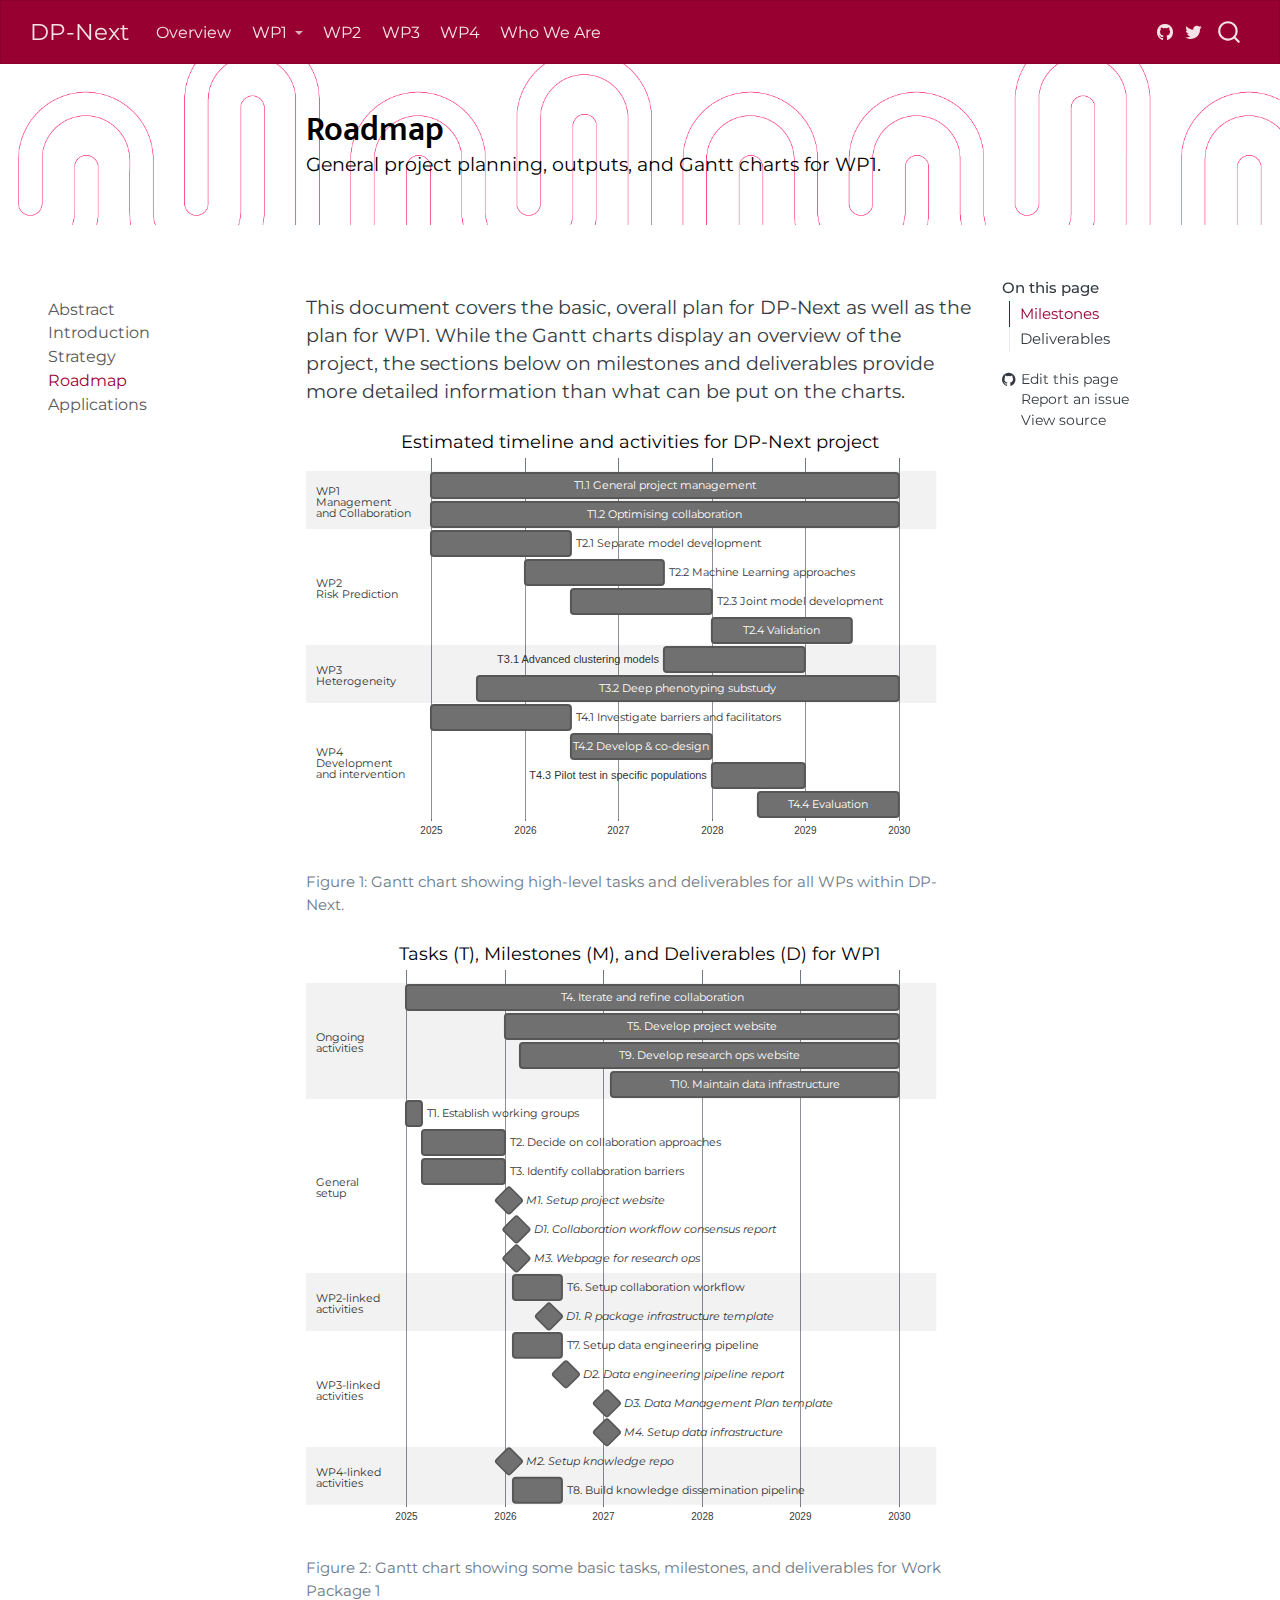
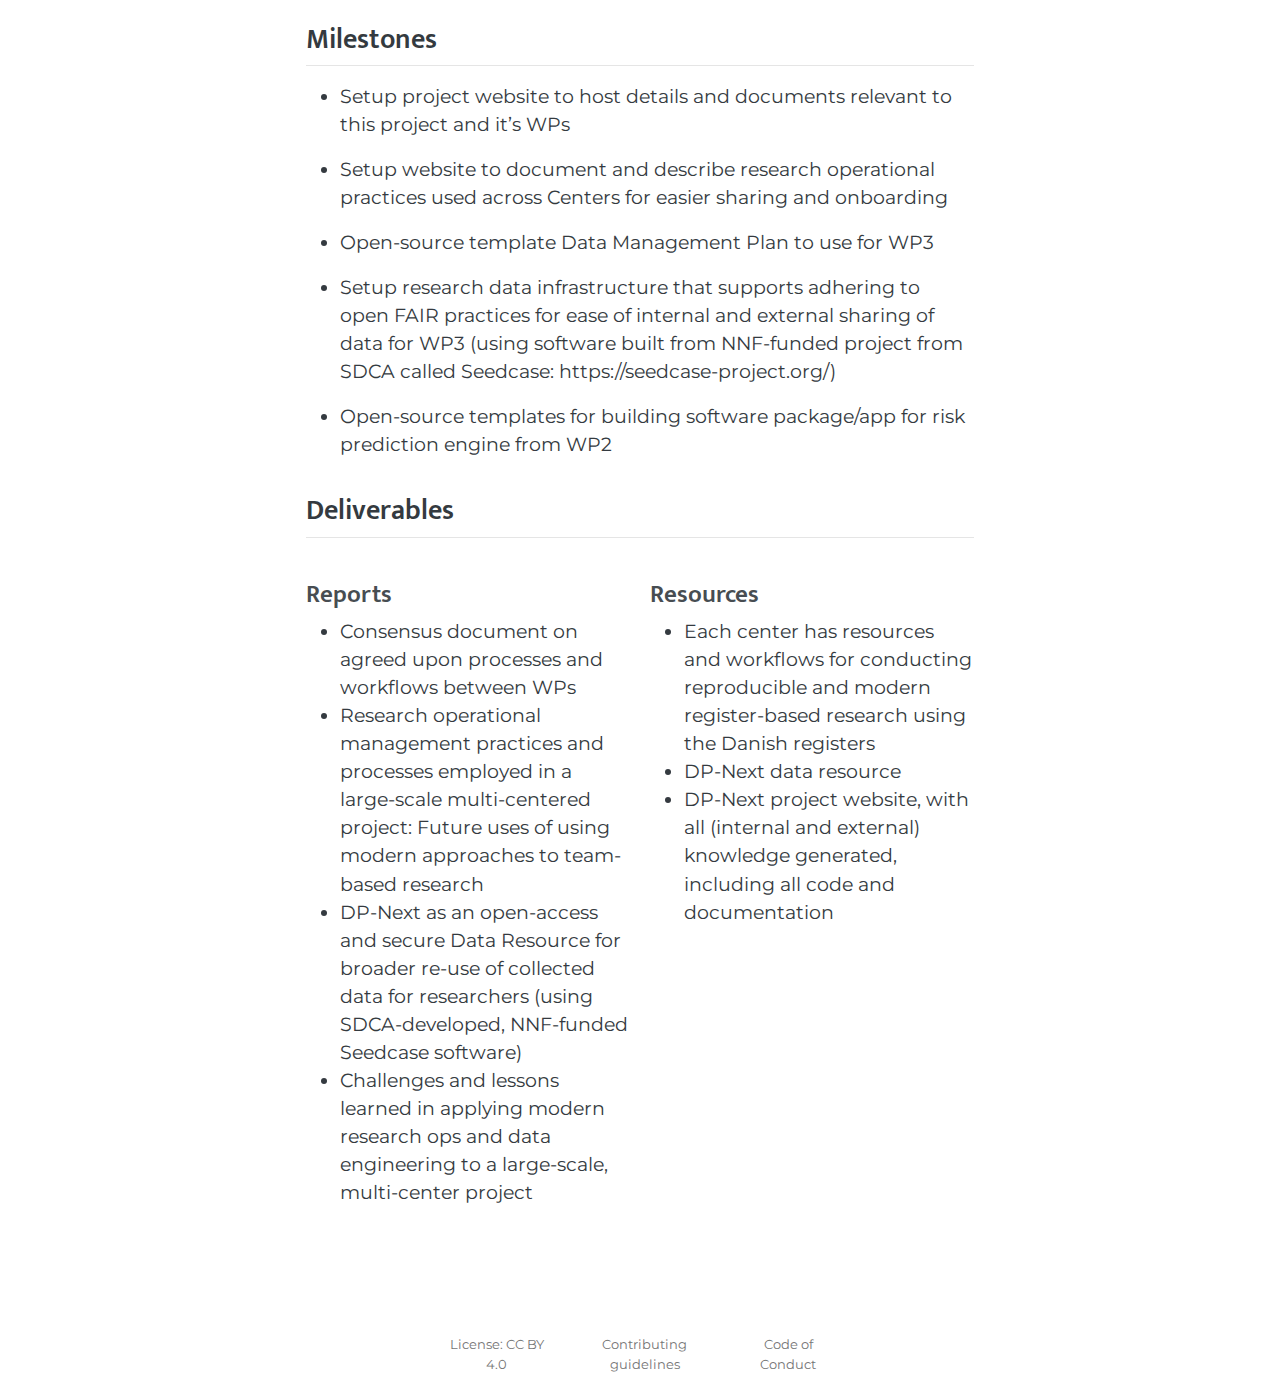
<file: wp1/roadmap.html>
<!DOCTYPE html>
<html xmlns="http://www.w3.org/1999/xhtml" lang="en" xml:lang="en"><head>

<meta charset="utf-8">
<meta name="generator" content="quarto-1.5.53">

<meta name="viewport" content="width=device-width, initial-scale=1.0, user-scalable=yes">

<meta name="description" content="General project planning, outputs, and Gantt charts for WP1.">

<title>Roadmap – DP-Next</title>
<style>
code{white-space: pre-wrap;}
span.smallcaps{font-variant: small-caps;}
div.columns{display: flex; gap: min(4vw, 1.5em);}
div.column{flex: auto; overflow-x: auto;}
div.hanging-indent{margin-left: 1.5em; text-indent: -1.5em;}
ul.task-list{list-style: none;}
ul.task-list li input[type="checkbox"] {
  width: 0.8em;
  margin: 0 0.8em 0.2em -1em; /* quarto-specific, see https://github.com/quarto-dev/quarto-cli/issues/4556 */ 
  vertical-align: middle;
}
</style>


<script src="../site_libs/quarto-nav/quarto-nav.js"></script>
<script src="../site_libs/clipboard/clipboard.min.js"></script>
<script src="../site_libs/quarto-search/autocomplete.umd.js"></script>
<script src="../site_libs/quarto-search/fuse.min.js"></script>
<script src="../site_libs/quarto-search/quarto-search.js"></script>
<meta name="quarto:offset" content="../">
<script src="../site_libs/quarto-html/quarto.js"></script>
<script src="../site_libs/quarto-html/popper.min.js"></script>
<script src="../site_libs/quarto-html/tippy.umd.min.js"></script>
<script src="../site_libs/quarto-html/anchor.min.js"></script>
<link href="../site_libs/quarto-html/tippy.css" rel="stylesheet">
<link href="../site_libs/quarto-html/quarto-syntax-highlighting.css" rel="stylesheet" id="quarto-text-highlighting-styles">
<script src="../site_libs/bootstrap/bootstrap.min.js"></script>
<link href="../site_libs/bootstrap/bootstrap-icons.css" rel="stylesheet">
<link href="../site_libs/bootstrap/bootstrap.min.css" rel="stylesheet" id="quarto-bootstrap" data-mode="light">
<script id="quarto-search-options" type="application/json">{
  "location": "navbar",
  "copy-button": false,
  "collapse-after": 3,
  "panel-placement": "end",
  "type": "overlay",
  "limit": 50,
  "keyboard-shortcut": [
    "f",
    "/",
    "s"
  ],
  "language": {
    "search-no-results-text": "No results",
    "search-matching-documents-text": "matching documents",
    "search-copy-link-title": "Copy link to search",
    "search-hide-matches-text": "Hide additional matches",
    "search-more-match-text": "more match in this document",
    "search-more-matches-text": "more matches in this document",
    "search-clear-button-title": "Clear",
    "search-text-placeholder": "",
    "search-detached-cancel-button-title": "Cancel",
    "search-submit-button-title": "Submit",
    "search-label": "Search"
  }
}</script>
<style>

      .quarto-title-block .quarto-title-banner {
        background-image: url(../site_libs/quarto-contrib/quarto-project/steno-aarhus/sdca-theme/images/banner-faded.png);
background-size: cover;
      }
</style>
<script src="../site_libs/quarto-diagram/mermaid.min.js"></script>
<script src="../site_libs/quarto-diagram/mermaid-init.js"></script>
<link href="../site_libs/quarto-diagram/mermaid.css" rel="stylesheet">


</head>

<body class="nav-sidebar floating nav-fixed">

<div id="quarto-search-results"></div>
  <header id="quarto-header" class="headroom fixed-top quarto-banner">
    <nav class="navbar navbar-expand-lg " data-bs-theme="dark">
      <div class="navbar-container container-fluid">
      <div class="navbar-brand-container mx-auto">
    <a class="navbar-brand" href="../index.html">
    <span class="navbar-title">DP-Next</span>
    </a>
  </div>
            <div id="quarto-search" class="" title="Search"></div>
          <button class="navbar-toggler" type="button" data-bs-toggle="collapse" data-bs-target="#navbarCollapse" aria-controls="navbarCollapse" role="menu" aria-expanded="false" aria-label="Toggle navigation" onclick="if (window.quartoToggleHeadroom) { window.quartoToggleHeadroom(); }">
  <span class="navbar-toggler-icon"></span>
</button>
          <div class="collapse navbar-collapse" id="navbarCollapse">
            <ul class="navbar-nav navbar-nav-scroll me-auto">
  <li class="nav-item">
    <a class="nav-link" href="../index.html"> 
<span class="menu-text">Overview</span></a>
  </li>  
  <li class="nav-item dropdown ">
    <a class="nav-link dropdown-toggle" href="#" id="nav-menu-wp1" role="link" data-bs-toggle="dropdown" aria-expanded="false">
 <span class="menu-text">WP1</span>
    </a>
    <ul class="dropdown-menu" aria-labelledby="nav-menu-wp1">    
        <li>
    <a class="dropdown-item" href="../wp1/index.html">
 <span class="dropdown-text">Abstract</span></a>
  </li>  
        <li>
    <a class="dropdown-item" href="../wp1/introduction.html">
 <span class="dropdown-text">Introduction</span></a>
  </li>  
        <li>
    <a class="dropdown-item" href="../wp1/strategy.html">
 <span class="dropdown-text">Strategy</span></a>
  </li>  
        <li>
    <a class="dropdown-item" href="../wp1/roadmap.html">
 <span class="dropdown-text">Roadmap</span></a>
  </li>  
        <li>
    <a class="dropdown-item" href="../wp1/application.html">
 <span class="dropdown-text">Applications</span></a>
  </li>  
    </ul>
  </li>
  <li class="nav-item">
    <a class="nav-link" href="../wp2.html"> 
<span class="menu-text">WP2</span></a>
  </li>  
  <li class="nav-item">
    <a class="nav-link" href="../wp3.html"> 
<span class="menu-text">WP3</span></a>
  </li>  
  <li class="nav-item">
    <a class="nav-link" href="../wp4.html"> 
<span class="menu-text">WP4</span></a>
  </li>  
  <li class="nav-item">
    <a class="nav-link" href="../who-we-are.html"> 
<span class="menu-text">Who We Are</span></a>
  </li>  
</ul>
          </div> <!-- /navcollapse -->
            <div class="quarto-navbar-tools">
    <a href="https://github.com/steno-aarhus/" title="" class="quarto-navigation-tool px-1" aria-label=""><i class="bi bi-github"></i></a>
    <a href="https://twitter.com/StenoAarhusRes" title="" class="quarto-navigation-tool px-1" aria-label=""><i class="bi bi-twitter"></i></a>
</div>
      </div> <!-- /container-fluid -->
    </nav>
  <nav class="quarto-secondary-nav">
    <div class="container-fluid d-flex">
      <button type="button" class="quarto-btn-toggle btn" data-bs-toggle="collapse" role="button" data-bs-target=".quarto-sidebar-collapse-item" aria-controls="quarto-sidebar" aria-expanded="false" aria-label="Toggle sidebar navigation" onclick="if (window.quartoToggleHeadroom) { window.quartoToggleHeadroom(); }">
        <i class="bi bi-layout-text-sidebar-reverse"></i>
      </button>
        <nav class="quarto-page-breadcrumbs" aria-label="breadcrumb"><ol class="breadcrumb"><li class="breadcrumb-item"><a href="../wp1/roadmap.html">Roadmap</a></li></ol></nav>
        <a class="flex-grow-1" role="navigation" data-bs-toggle="collapse" data-bs-target=".quarto-sidebar-collapse-item" aria-controls="quarto-sidebar" aria-expanded="false" aria-label="Toggle sidebar navigation" onclick="if (window.quartoToggleHeadroom) { window.quartoToggleHeadroom(); }">      
        </a>
    </div>
  </nav>
</header>
<!-- content -->
<header id="title-block-header" class="quarto-title-block default page-columns page-full">
  <div class="quarto-title-banner page-columns page-full">
    <div class="quarto-title column-body">
      <h1 class="title">Roadmap</h1>
                  <div>
        <div class="description">
          General project planning, outputs, and Gantt charts for WP1.
        </div>
      </div>
                </div>
  </div>
    
  
  <div class="quarto-title-meta">

      
    
      
    </div>
    
  
  </header><div id="quarto-content" class="quarto-container page-columns page-rows-contents page-layout-article page-navbar">
<!-- sidebar -->
  <nav id="quarto-sidebar" class="sidebar collapse collapse-horizontal quarto-sidebar-collapse-item sidebar-navigation floating overflow-auto">
    <div class="sidebar-menu-container"> 
    <ul class="list-unstyled mt-1">
        <li class="sidebar-item">
  <div class="sidebar-item-container"> 
  <a href="../wp1/index.html" class="sidebar-item-text sidebar-link">
 <span class="menu-text">Abstract</span></a>
  </div>
</li>
        <li class="sidebar-item">
  <div class="sidebar-item-container"> 
  <a href="../wp1/introduction.html" class="sidebar-item-text sidebar-link">
 <span class="menu-text">Introduction</span></a>
  </div>
</li>
        <li class="sidebar-item">
  <div class="sidebar-item-container"> 
  <a href="../wp1/strategy.html" class="sidebar-item-text sidebar-link">
 <span class="menu-text">Strategy</span></a>
  </div>
</li>
        <li class="sidebar-item">
  <div class="sidebar-item-container"> 
  <a href="../wp1/roadmap.html" class="sidebar-item-text sidebar-link active">
 <span class="menu-text">Roadmap</span></a>
  </div>
</li>
        <li class="sidebar-item">
  <div class="sidebar-item-container"> 
  <a href="../wp1/application.html" class="sidebar-item-text sidebar-link">
 <span class="menu-text">Applications</span></a>
  </div>
</li>
    </ul>
    </div>
</nav>
<div id="quarto-sidebar-glass" class="quarto-sidebar-collapse-item" data-bs-toggle="collapse" data-bs-target=".quarto-sidebar-collapse-item"></div>
<!-- margin-sidebar -->
    <div id="quarto-margin-sidebar" class="sidebar margin-sidebar">
        <nav id="TOC" role="doc-toc" class="toc-active">
    <h2 id="toc-title">On this page</h2>
   
  <ul>
  <li><a href="#milestones" id="toc-milestones" class="nav-link active" data-scroll-target="#milestones">Milestones</a></li>
  <li><a href="#deliverables" id="toc-deliverables" class="nav-link" data-scroll-target="#deliverables">Deliverables</a></li>
  </ul>
<div class="toc-actions"><ul><li><a href="https://github.com/steno-aarhus/dp-next/edit/main/wp1/roadmap.qmd" class="toc-action"><i class="bi bi-github"></i>Edit this page</a></li><li><a href="https://github.com/steno-aarhus/dp-next/issues/new" class="toc-action"><i class="bi empty"></i>Report an issue</a></li><li><a href="https://github.com/steno-aarhus/dp-next/blob/main/wp1/roadmap.qmd" class="toc-action"><i class="bi empty"></i>View source</a></li></ul></div></nav>
    </div>
<!-- main -->
<main class="content quarto-banner-title-block" id="quarto-document-content">





<p>This document covers the basic, overall plan for DP-Next as well as the plan for WP1. While the Gantt charts display an overview of the project, the sections below on milestones and deliverables provide more detailed information than what can be put on the charts.</p>
<div class="cell" data-file="images/gantt.mmd" data-layout-align="default">
<div class="cell-output-display">
<div id="fig-gantt" class="quarto-float quarto-figure quarto-figure-center anchored">
<figure class="quarto-float quarto-float-fig figure">
<div aria-describedby="fig-gantt-caption-0ceaefa1-69ba-4598-a22c-09a6ac19f8ca">
<div>
<pre class="mermaid mermaid-js" data-label="fig-gantt">%%{init: {
  'theme': 'neutral', 
  'gantt': {
    'barHeight': 25,
    'leftPadding': 125
  }
}}%%
gantt
    title Estimated timeline and activities for DP-Next project
    dateFormat  YYYY-MM-DD
    axisFormat %Y
    tickInterval 1year
    todayMarker off
    %% (`excludes` accepts specific dates in YYYY-MM-DD format, days of the week ("sunday") or "weekends", but not the word "weekdays".)

    section WP1&lt;br&gt;Management&lt;br&gt;and Collaboration
    T1.1 General project management: t1_1, 2025-01-01, 5y
    T1.2 Optimising collaboration: t1_2, 2025-01-01, 5y

    section WP2&lt;br&gt;Risk Prediction
    T2.1 Separate model development: t2_1, 2025-01-01, 18M
    T2.2 Machine Learning approaches: t2_2, 2026-01-01, 18M
    T2.3 Joint model development: t2_3, 2026-07-01, 18M
    T2.4 Validation: t2_4, 2028-01-01, 18M

    section WP3&lt;br&gt;Heterogeneity
    T3.1 Advanced clustering models: t3_1, 2027-07-01, 18M
    T3.2 Deep phenotyping substudy: t3_2, 2025-07-01, 54M

    section WP4&lt;br&gt;Development&lt;br&gt;and intervention
    T4.1 Investigate barriers and facilitators: t4_1, 2025-01-01, 18M
    T4.2 Develop &amp; co-design: t4_2, after t4_1, 18M
    T4.3 Pilot test in specific populations: t4_3, after t4_2, 1y
    T4.4 Evaluation: t4_4, 2028-07-01, 18M
</pre>
</div>
</div>
<figcaption class="quarto-float-caption-bottom quarto-float-caption quarto-float-fig" id="fig-gantt-caption-0ceaefa1-69ba-4598-a22c-09a6ac19f8ca">
Figure&nbsp;1: Gantt chart showing high-level tasks and deliverables for all WPs within DP-Next.
</figcaption>
</figure>
</div>
</div>
</div>
<div class="cell" data-file="images/gantt-wp1.mmd" data-layout-align="default">
<div class="cell-output-display">
<div id="fig-gantt-wp1" class="quarto-float quarto-figure quarto-figure-center anchored">
<figure class="quarto-float quarto-float-fig figure">
<div aria-describedby="fig-gantt-wp1-caption-0ceaefa1-69ba-4598-a22c-09a6ac19f8ca">
<div>
<pre class="mermaid mermaid-js" data-label="fig-gantt-wp1">%%{init: {
  'theme': 'neutral', 
  'gantt': {
    'barHeight': 25,
    'leftPadding': 100
  }
}}%%
gantt
  title Tasks (T), Milestones (M), and Deliverables (D) for WP1
  dateFormat  YYYY-MM-DD
  axisFormat %Y
  tickInterval 1year
  todayMarker off
  %% (`excludes` accepts specific dates in YYYY-MM-DD format, days of the week ("sunday") or "weekends", but not the word "weekdays".)

  section Ongoing&lt;br&gt;activities
  T4. Iterate and refine collaboration: imp_collab, 2025-01-01, 5y
  T5. Develop project website: imp_proj_web, after collab_agree, 2030-01-01
  T9. Develop research ops website: imp_reops_web, after consensus, 2030-01-01
  T10. Maintain data infrastructure: imp_seedcase, after seedcase, 2030-01-01

  section General&lt;br&gt;setup
  T1. Establish working groups: wg, 2025-01-01, 2M
  T2.  Decide on collaboration approaches: collab_agree, after wg, 10M
  T3. Identify collaboration barriers: barriers, after wg, 10M
  M1. Setup project website: milestone, web_proj, after barriers, 1M
  D1. Collaboration workflow consensus report: milestone, consensus, after web_proj, 1M
  M3. Webpage for research ops: milestone, web_reops, after web_proj, 1M

  section WP2-linked&lt;br&gt;activities
  T6. Setup collaboration workflow: collab_wp2, after web_proj, 6M
  D1. R package infrastructure template: milestone, template_rpkg, 2026-06-01, 1M

  section WP3-linked&lt;br&gt;activities
  T7. Setup data engineering pipeline: de_wp3, after web_proj, 6M
  D2. Data engineering pipeline report: milestone, der_wp3, after de_wp3, 1M
  D3. Data Management Plan template: milestone, template_dmp, 2027-01-01, 1M 
  M4. Setup data infrastructure: milestone, seedcase, 2027-01-01, 1M

  section WP4-linked&lt;br&gt;activities
  M2. Setup knowledge repo: milestone, kr_wp4, after collab_agree, 1M
  T8. Build knowledge dissemination pipeline: kmp_wp4, after kr_wp4, 6M  




</pre>
</div>
</div>
<figcaption class="quarto-float-caption-bottom quarto-float-caption quarto-float-fig" id="fig-gantt-wp1-caption-0ceaefa1-69ba-4598-a22c-09a6ac19f8ca">
Figure&nbsp;2: Gantt chart showing some basic tasks, milestones, and deliverables for Work Package 1
</figcaption>
</figure>
</div>
</div>
</div>
<section id="milestones" class="level2">
<h2 class="anchored" data-anchor-id="milestones">Milestones</h2>
<ul>
<li><p>Setup project website to host details and documents relevant to this project and it’s WPs</p></li>
<li><p>Setup website to document and describe research operational practices used across Centers for easier sharing and onboarding</p></li>
<li><p>Open-source template Data Management Plan to use for WP3</p></li>
<li><p>Setup research data infrastructure that supports adhering to open FAIR practices for ease of internal and external sharing of data for WP3 (using software built from NNF-funded project from SDCA called Seedcase: https://seedcase-project.org/)</p></li>
<li><p>Open-source templates for building software package/app for risk prediction engine from WP2</p></li>
</ul>
</section>
<section id="deliverables" class="level2">
<h2 class="anchored" data-anchor-id="deliverables">Deliverables</h2>
<div>

</div>
<div class="quarto-layout-panel" data-layout-ncol="2">
<div class="quarto-layout-row">
<section id="reports" class="level3 quarto-layout-cell" style="flex-basis: 50.0%;justify-content: flex-start;">
<h3 class="anchored" data-anchor-id="reports">Reports</h3>
<ul>
<li>Consensus document on agreed upon processes and workflows between WPs</li>
<li>Research operational management practices and processes employed in a large-scale multi-centered project: Future uses of using modern approaches to team-based research</li>
<li>DP-Next as an open-access and secure Data Resource for broader re-use of collected data for researchers (using SDCA-developed, NNF-funded Seedcase software)</li>
<li>Challenges and lessons learned in applying modern research ops and data engineering to a large-scale, multi-center project</li>
</ul>
</section>
<section id="resources" class="level3 quarto-layout-cell" style="flex-basis: 50.0%;justify-content: flex-start;">
<h3 class="anchored" data-anchor-id="resources">Resources</h3>
<ul>
<li>Each center has resources and workflows for conducting reproducible and modern register-based research using the Danish registers</li>
<li>DP-Next data resource</li>
<li>DP-Next project website, with all (internal and external) knowledge generated, including all code and documentation</li>
</ul>
</section>
</div>
</div>


</section>

</main> <!-- /main -->
<script id="quarto-html-after-body" type="application/javascript">
window.document.addEventListener("DOMContentLoaded", function (event) {
  const toggleBodyColorMode = (bsSheetEl) => {
    const mode = bsSheetEl.getAttribute("data-mode");
    const bodyEl = window.document.querySelector("body");
    if (mode === "dark") {
      bodyEl.classList.add("quarto-dark");
      bodyEl.classList.remove("quarto-light");
    } else {
      bodyEl.classList.add("quarto-light");
      bodyEl.classList.remove("quarto-dark");
    }
  }
  const toggleBodyColorPrimary = () => {
    const bsSheetEl = window.document.querySelector("link#quarto-bootstrap");
    if (bsSheetEl) {
      toggleBodyColorMode(bsSheetEl);
    }
  }
  toggleBodyColorPrimary();  
  const icon = "";
  const anchorJS = new window.AnchorJS();
  anchorJS.options = {
    placement: 'right',
    icon: icon
  };
  anchorJS.add('.anchored');
  const isCodeAnnotation = (el) => {
    for (const clz of el.classList) {
      if (clz.startsWith('code-annotation-')) {                     
        return true;
      }
    }
    return false;
  }
  const onCopySuccess = function(e) {
    // button target
    const button = e.trigger;
    // don't keep focus
    button.blur();
    // flash "checked"
    button.classList.add('code-copy-button-checked');
    var currentTitle = button.getAttribute("title");
    button.setAttribute("title", "Copied!");
    let tooltip;
    if (window.bootstrap) {
      button.setAttribute("data-bs-toggle", "tooltip");
      button.setAttribute("data-bs-placement", "left");
      button.setAttribute("data-bs-title", "Copied!");
      tooltip = new bootstrap.Tooltip(button, 
        { trigger: "manual", 
          customClass: "code-copy-button-tooltip",
          offset: [0, -8]});
      tooltip.show();    
    }
    setTimeout(function() {
      if (tooltip) {
        tooltip.hide();
        button.removeAttribute("data-bs-title");
        button.removeAttribute("data-bs-toggle");
        button.removeAttribute("data-bs-placement");
      }
      button.setAttribute("title", currentTitle);
      button.classList.remove('code-copy-button-checked');
    }, 1000);
    // clear code selection
    e.clearSelection();
  }
  const getTextToCopy = function(trigger) {
      const codeEl = trigger.previousElementSibling.cloneNode(true);
      for (const childEl of codeEl.children) {
        if (isCodeAnnotation(childEl)) {
          childEl.remove();
        }
      }
      return codeEl.innerText;
  }
  const clipboard = new window.ClipboardJS('.code-copy-button:not([data-in-quarto-modal])', {
    text: getTextToCopy
  });
  clipboard.on('success', onCopySuccess);
  if (window.document.getElementById('quarto-embedded-source-code-modal')) {
    // For code content inside modals, clipBoardJS needs to be initialized with a container option
    // TODO: Check when it could be a function (https://github.com/zenorocha/clipboard.js/issues/860)
    const clipboardModal = new window.ClipboardJS('.code-copy-button[data-in-quarto-modal]', {
      text: getTextToCopy,
      container: window.document.getElementById('quarto-embedded-source-code-modal')
    });
    clipboardModal.on('success', onCopySuccess);
  }
    var localhostRegex = new RegExp(/^(?:http|https):\/\/localhost\:?[0-9]*\//);
    var mailtoRegex = new RegExp(/^mailto:/);
      var filterRegex = new RegExp("https:\/\/steno-aarhus\.github\.io\/dp-next\/");
    var isInternal = (href) => {
        return filterRegex.test(href) || localhostRegex.test(href) || mailtoRegex.test(href);
    }
    // Inspect non-navigation links and adorn them if external
 	var links = window.document.querySelectorAll('a[href]:not(.nav-link):not(.navbar-brand):not(.toc-action):not(.sidebar-link):not(.sidebar-item-toggle):not(.pagination-link):not(.no-external):not([aria-hidden]):not(.dropdown-item):not(.quarto-navigation-tool):not(.about-link)');
    for (var i=0; i<links.length; i++) {
      const link = links[i];
      if (!isInternal(link.href)) {
        // undo the damage that might have been done by quarto-nav.js in the case of
        // links that we want to consider external
        if (link.dataset.originalHref !== undefined) {
          link.href = link.dataset.originalHref;
        }
      }
    }
  function tippyHover(el, contentFn, onTriggerFn, onUntriggerFn) {
    const config = {
      allowHTML: true,
      maxWidth: 500,
      delay: 100,
      arrow: false,
      appendTo: function(el) {
          return el.parentElement;
      },
      interactive: true,
      interactiveBorder: 10,
      theme: 'quarto',
      placement: 'bottom-start',
    };
    if (contentFn) {
      config.content = contentFn;
    }
    if (onTriggerFn) {
      config.onTrigger = onTriggerFn;
    }
    if (onUntriggerFn) {
      config.onUntrigger = onUntriggerFn;
    }
    window.tippy(el, config); 
  }
  const noterefs = window.document.querySelectorAll('a[role="doc-noteref"]');
  for (var i=0; i<noterefs.length; i++) {
    const ref = noterefs[i];
    tippyHover(ref, function() {
      // use id or data attribute instead here
      let href = ref.getAttribute('data-footnote-href') || ref.getAttribute('href');
      try { href = new URL(href).hash; } catch {}
      const id = href.replace(/^#\/?/, "");
      const note = window.document.getElementById(id);
      if (note) {
        return note.innerHTML;
      } else {
        return "";
      }
    });
  }
  const xrefs = window.document.querySelectorAll('a.quarto-xref');
  const processXRef = (id, note) => {
    // Strip column container classes
    const stripColumnClz = (el) => {
      el.classList.remove("page-full", "page-columns");
      if (el.children) {
        for (const child of el.children) {
          stripColumnClz(child);
        }
      }
    }
    stripColumnClz(note)
    if (id === null || id.startsWith('sec-')) {
      // Special case sections, only their first couple elements
      const container = document.createElement("div");
      if (note.children && note.children.length > 2) {
        container.appendChild(note.children[0].cloneNode(true));
        for (let i = 1; i < note.children.length; i++) {
          const child = note.children[i];
          if (child.tagName === "P" && child.innerText === "") {
            continue;
          } else {
            container.appendChild(child.cloneNode(true));
            break;
          }
        }
        if (window.Quarto?.typesetMath) {
          window.Quarto.typesetMath(container);
        }
        return container.innerHTML
      } else {
        if (window.Quarto?.typesetMath) {
          window.Quarto.typesetMath(note);
        }
        return note.innerHTML;
      }
    } else {
      // Remove any anchor links if they are present
      const anchorLink = note.querySelector('a.anchorjs-link');
      if (anchorLink) {
        anchorLink.remove();
      }
      if (window.Quarto?.typesetMath) {
        window.Quarto.typesetMath(note);
      }
      // TODO in 1.5, we should make sure this works without a callout special case
      if (note.classList.contains("callout")) {
        return note.outerHTML;
      } else {
        return note.innerHTML;
      }
    }
  }
  for (var i=0; i<xrefs.length; i++) {
    const xref = xrefs[i];
    tippyHover(xref, undefined, function(instance) {
      instance.disable();
      let url = xref.getAttribute('href');
      let hash = undefined; 
      if (url.startsWith('#')) {
        hash = url;
      } else {
        try { hash = new URL(url).hash; } catch {}
      }
      if (hash) {
        const id = hash.replace(/^#\/?/, "");
        const note = window.document.getElementById(id);
        if (note !== null) {
          try {
            const html = processXRef(id, note.cloneNode(true));
            instance.setContent(html);
          } finally {
            instance.enable();
            instance.show();
          }
        } else {
          // See if we can fetch this
          fetch(url.split('#')[0])
          .then(res => res.text())
          .then(html => {
            const parser = new DOMParser();
            const htmlDoc = parser.parseFromString(html, "text/html");
            const note = htmlDoc.getElementById(id);
            if (note !== null) {
              const html = processXRef(id, note);
              instance.setContent(html);
            } 
          }).finally(() => {
            instance.enable();
            instance.show();
          });
        }
      } else {
        // See if we can fetch a full url (with no hash to target)
        // This is a special case and we should probably do some content thinning / targeting
        fetch(url)
        .then(res => res.text())
        .then(html => {
          const parser = new DOMParser();
          const htmlDoc = parser.parseFromString(html, "text/html");
          const note = htmlDoc.querySelector('main.content');
          if (note !== null) {
            // This should only happen for chapter cross references
            // (since there is no id in the URL)
            // remove the first header
            if (note.children.length > 0 && note.children[0].tagName === "HEADER") {
              note.children[0].remove();
            }
            const html = processXRef(null, note);
            instance.setContent(html);
          } 
        }).finally(() => {
          instance.enable();
          instance.show();
        });
      }
    }, function(instance) {
    });
  }
      let selectedAnnoteEl;
      const selectorForAnnotation = ( cell, annotation) => {
        let cellAttr = 'data-code-cell="' + cell + '"';
        let lineAttr = 'data-code-annotation="' +  annotation + '"';
        const selector = 'span[' + cellAttr + '][' + lineAttr + ']';
        return selector;
      }
      const selectCodeLines = (annoteEl) => {
        const doc = window.document;
        const targetCell = annoteEl.getAttribute("data-target-cell");
        const targetAnnotation = annoteEl.getAttribute("data-target-annotation");
        const annoteSpan = window.document.querySelector(selectorForAnnotation(targetCell, targetAnnotation));
        const lines = annoteSpan.getAttribute("data-code-lines").split(",");
        const lineIds = lines.map((line) => {
          return targetCell + "-" + line;
        })
        let top = null;
        let height = null;
        let parent = null;
        if (lineIds.length > 0) {
            //compute the position of the single el (top and bottom and make a div)
            const el = window.document.getElementById(lineIds[0]);
            top = el.offsetTop;
            height = el.offsetHeight;
            parent = el.parentElement.parentElement;
          if (lineIds.length > 1) {
            const lastEl = window.document.getElementById(lineIds[lineIds.length - 1]);
            const bottom = lastEl.offsetTop + lastEl.offsetHeight;
            height = bottom - top;
          }
          if (top !== null && height !== null && parent !== null) {
            // cook up a div (if necessary) and position it 
            let div = window.document.getElementById("code-annotation-line-highlight");
            if (div === null) {
              div = window.document.createElement("div");
              div.setAttribute("id", "code-annotation-line-highlight");
              div.style.position = 'absolute';
              parent.appendChild(div);
            }
            div.style.top = top - 2 + "px";
            div.style.height = height + 4 + "px";
            div.style.left = 0;
            let gutterDiv = window.document.getElementById("code-annotation-line-highlight-gutter");
            if (gutterDiv === null) {
              gutterDiv = window.document.createElement("div");
              gutterDiv.setAttribute("id", "code-annotation-line-highlight-gutter");
              gutterDiv.style.position = 'absolute';
              const codeCell = window.document.getElementById(targetCell);
              const gutter = codeCell.querySelector('.code-annotation-gutter');
              gutter.appendChild(gutterDiv);
            }
            gutterDiv.style.top = top - 2 + "px";
            gutterDiv.style.height = height + 4 + "px";
          }
          selectedAnnoteEl = annoteEl;
        }
      };
      const unselectCodeLines = () => {
        const elementsIds = ["code-annotation-line-highlight", "code-annotation-line-highlight-gutter"];
        elementsIds.forEach((elId) => {
          const div = window.document.getElementById(elId);
          if (div) {
            div.remove();
          }
        });
        selectedAnnoteEl = undefined;
      };
        // Handle positioning of the toggle
    window.addEventListener(
      "resize",
      throttle(() => {
        elRect = undefined;
        if (selectedAnnoteEl) {
          selectCodeLines(selectedAnnoteEl);
        }
      }, 10)
    );
    function throttle(fn, ms) {
    let throttle = false;
    let timer;
      return (...args) => {
        if(!throttle) { // first call gets through
            fn.apply(this, args);
            throttle = true;
        } else { // all the others get throttled
            if(timer) clearTimeout(timer); // cancel #2
            timer = setTimeout(() => {
              fn.apply(this, args);
              timer = throttle = false;
            }, ms);
        }
      };
    }
      // Attach click handler to the DT
      const annoteDls = window.document.querySelectorAll('dt[data-target-cell]');
      for (const annoteDlNode of annoteDls) {
        annoteDlNode.addEventListener('click', (event) => {
          const clickedEl = event.target;
          if (clickedEl !== selectedAnnoteEl) {
            unselectCodeLines();
            const activeEl = window.document.querySelector('dt[data-target-cell].code-annotation-active');
            if (activeEl) {
              activeEl.classList.remove('code-annotation-active');
            }
            selectCodeLines(clickedEl);
            clickedEl.classList.add('code-annotation-active');
          } else {
            // Unselect the line
            unselectCodeLines();
            clickedEl.classList.remove('code-annotation-active');
          }
        });
      }
  const findCites = (el) => {
    const parentEl = el.parentElement;
    if (parentEl) {
      const cites = parentEl.dataset.cites;
      if (cites) {
        return {
          el,
          cites: cites.split(' ')
        };
      } else {
        return findCites(el.parentElement)
      }
    } else {
      return undefined;
    }
  };
  var bibliorefs = window.document.querySelectorAll('a[role="doc-biblioref"]');
  for (var i=0; i<bibliorefs.length; i++) {
    const ref = bibliorefs[i];
    const citeInfo = findCites(ref);
    if (citeInfo) {
      tippyHover(citeInfo.el, function() {
        var popup = window.document.createElement('div');
        citeInfo.cites.forEach(function(cite) {
          var citeDiv = window.document.createElement('div');
          citeDiv.classList.add('hanging-indent');
          citeDiv.classList.add('csl-entry');
          var biblioDiv = window.document.getElementById('ref-' + cite);
          if (biblioDiv) {
            citeDiv.innerHTML = biblioDiv.innerHTML;
          }
          popup.appendChild(citeDiv);
        });
        return popup.innerHTML;
      });
    }
  }
});
</script>
</div> <!-- /content -->
<footer class="footer">
  <div class="nav-footer">
    <div class="nav-footer-left">
      &nbsp;
    </div>   
    <div class="nav-footer-center">
      <ul class="footer-items list-unstyled">
    <li class="nav-item">
    <a class="nav-link" href="https://creativecommons.org/licenses/by/4.0/">
<p>License: CC BY 4.0</p>
</a>
  </li>  
    <li class="nav-item">
    <a class="nav-link" href="https://steno-aarhus.github.io/research/CONTRIBUTING.html">
<p>Contributing guidelines</p>
</a>
  </li>  
    <li class="nav-item">
    <a class="nav-link" href="https://steno-aarhus.github.io/research/CODE_OF_CONDUCT.html">
<p>Code of Conduct</p>
</a>
  </li>  
</ul>
    <div class="toc-actions d-sm-block d-md-none"><ul><li><a href="https://github.com/steno-aarhus/dp-next/edit/main/wp1/roadmap.qmd" class="toc-action"><i class="bi bi-github"></i>Edit this page</a></li><li><a href="https://github.com/steno-aarhus/dp-next/issues/new" class="toc-action"><i class="bi empty"></i>Report an issue</a></li><li><a href="https://github.com/steno-aarhus/dp-next/blob/main/wp1/roadmap.qmd" class="toc-action"><i class="bi empty"></i>View source</a></li></ul></div></div>
    <div class="nav-footer-right">
      &nbsp;
    </div>
  </div>
</footer>




</body></html>
</file>
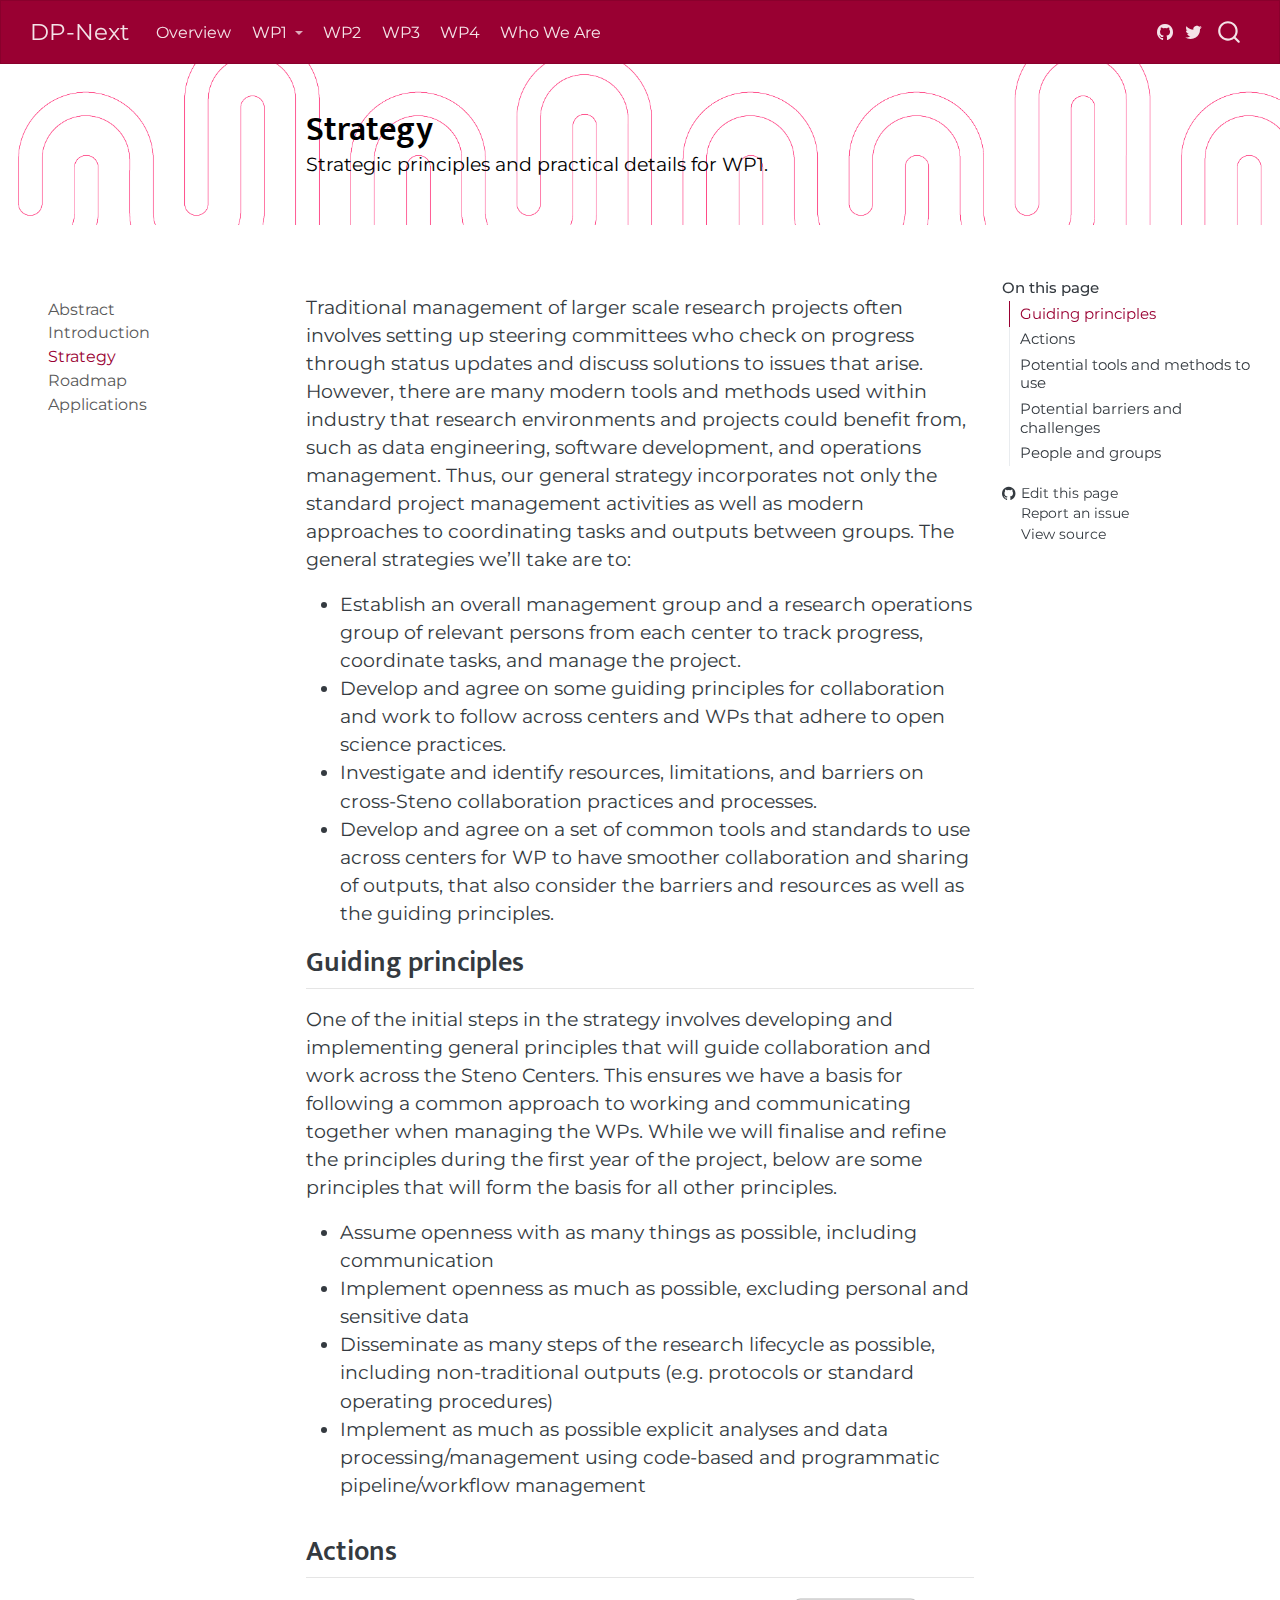
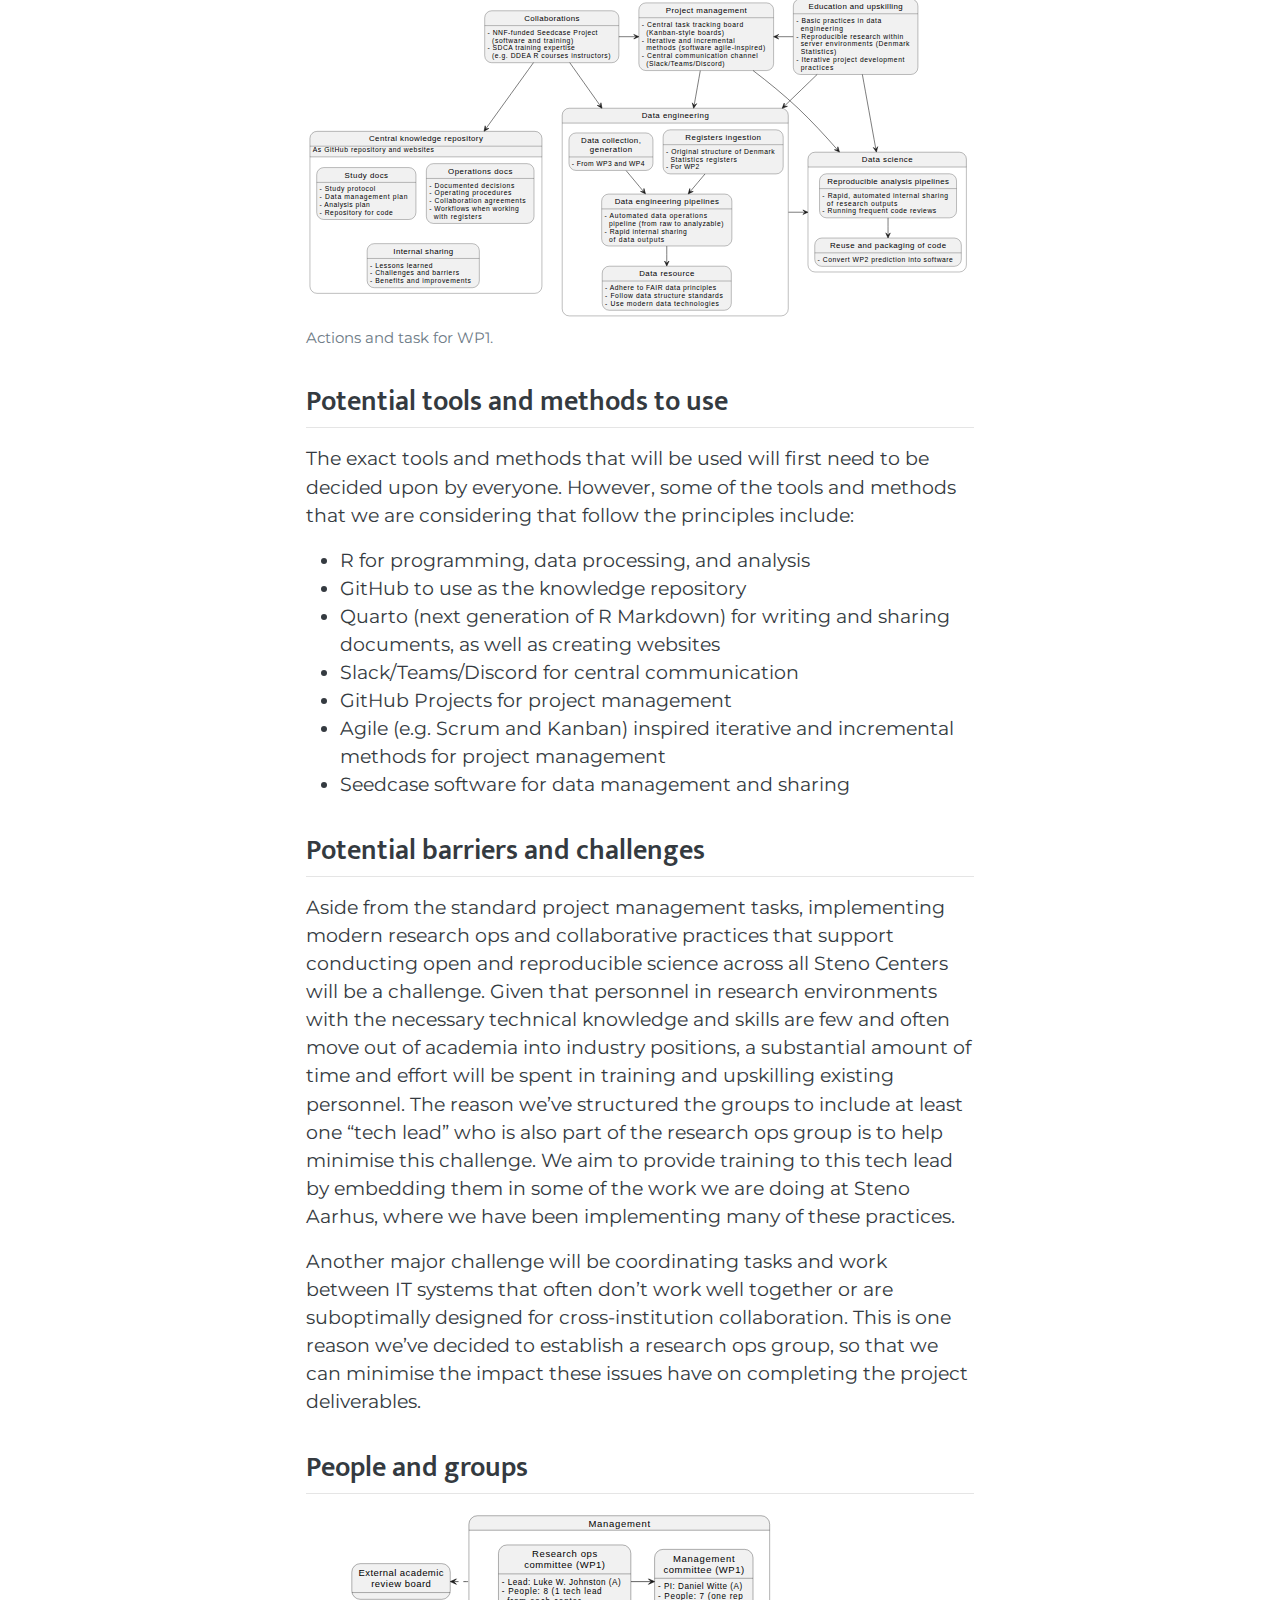
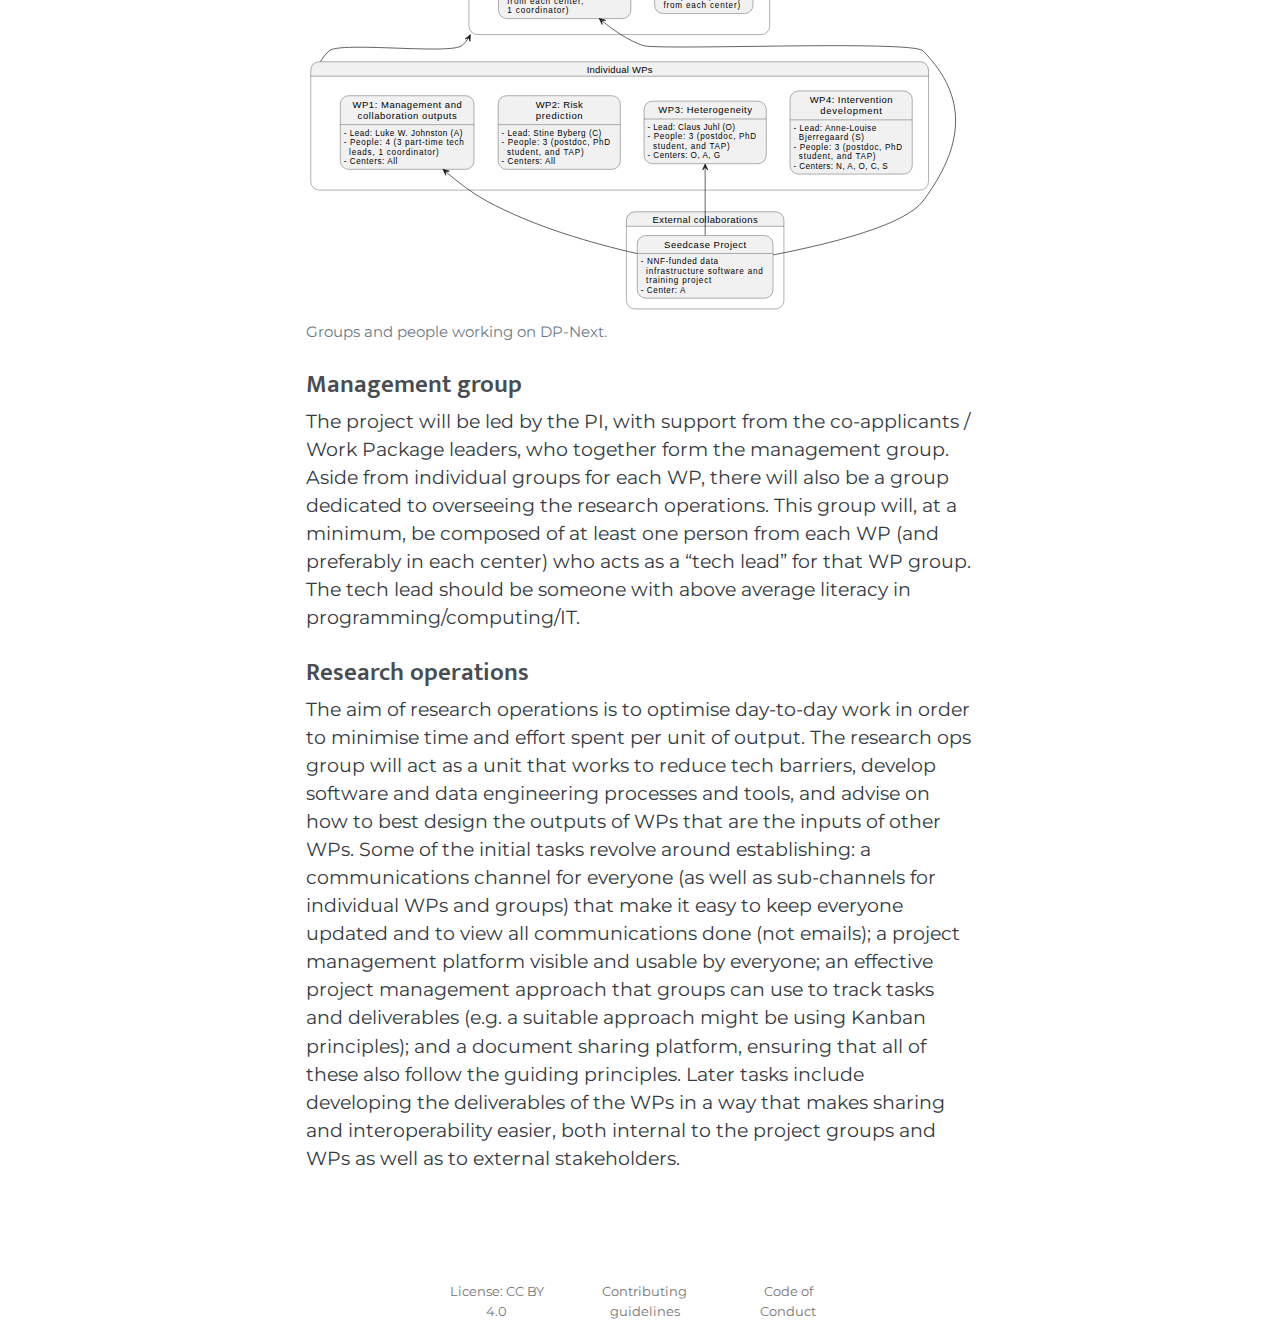
<file: wp1/strategy.html>
<!DOCTYPE html>
<html xmlns="http://www.w3.org/1999/xhtml" lang="en" xml:lang="en"><head>

<meta charset="utf-8">
<meta name="generator" content="quarto-1.5.53">

<meta name="viewport" content="width=device-width, initial-scale=1.0, user-scalable=yes">

<meta name="description" content="Strategic principles and practical details for WP1.">

<title>Strategy – DP-Next</title>
<style>
code{white-space: pre-wrap;}
span.smallcaps{font-variant: small-caps;}
div.columns{display: flex; gap: min(4vw, 1.5em);}
div.column{flex: auto; overflow-x: auto;}
div.hanging-indent{margin-left: 1.5em; text-indent: -1.5em;}
ul.task-list{list-style: none;}
ul.task-list li input[type="checkbox"] {
  width: 0.8em;
  margin: 0 0.8em 0.2em -1em; /* quarto-specific, see https://github.com/quarto-dev/quarto-cli/issues/4556 */ 
  vertical-align: middle;
}
</style>


<script src="../site_libs/quarto-nav/quarto-nav.js"></script>
<script src="../site_libs/clipboard/clipboard.min.js"></script>
<script src="../site_libs/quarto-search/autocomplete.umd.js"></script>
<script src="../site_libs/quarto-search/fuse.min.js"></script>
<script src="../site_libs/quarto-search/quarto-search.js"></script>
<meta name="quarto:offset" content="../">
<script src="../site_libs/quarto-html/quarto.js"></script>
<script src="../site_libs/quarto-html/popper.min.js"></script>
<script src="../site_libs/quarto-html/tippy.umd.min.js"></script>
<script src="../site_libs/quarto-html/anchor.min.js"></script>
<link href="../site_libs/quarto-html/tippy.css" rel="stylesheet">
<link href="../site_libs/quarto-html/quarto-syntax-highlighting.css" rel="stylesheet" id="quarto-text-highlighting-styles">
<script src="../site_libs/bootstrap/bootstrap.min.js"></script>
<link href="../site_libs/bootstrap/bootstrap-icons.css" rel="stylesheet">
<link href="../site_libs/bootstrap/bootstrap.min.css" rel="stylesheet" id="quarto-bootstrap" data-mode="light">
<script id="quarto-search-options" type="application/json">{
  "location": "navbar",
  "copy-button": false,
  "collapse-after": 3,
  "panel-placement": "end",
  "type": "overlay",
  "limit": 50,
  "keyboard-shortcut": [
    "f",
    "/",
    "s"
  ],
  "language": {
    "search-no-results-text": "No results",
    "search-matching-documents-text": "matching documents",
    "search-copy-link-title": "Copy link to search",
    "search-hide-matches-text": "Hide additional matches",
    "search-more-match-text": "more match in this document",
    "search-more-matches-text": "more matches in this document",
    "search-clear-button-title": "Clear",
    "search-text-placeholder": "",
    "search-detached-cancel-button-title": "Cancel",
    "search-submit-button-title": "Submit",
    "search-label": "Search"
  }
}</script>
<style>

      .quarto-title-block .quarto-title-banner {
        background-image: url(../site_libs/quarto-contrib/quarto-project/steno-aarhus/sdca-theme/images/banner-faded.png);
background-size: cover;
      }
</style>


</head>

<body class="nav-sidebar floating nav-fixed">

<div id="quarto-search-results"></div>
  <header id="quarto-header" class="headroom fixed-top quarto-banner">
    <nav class="navbar navbar-expand-lg " data-bs-theme="dark">
      <div class="navbar-container container-fluid">
      <div class="navbar-brand-container mx-auto">
    <a class="navbar-brand" href="../index.html">
    <span class="navbar-title">DP-Next</span>
    </a>
  </div>
            <div id="quarto-search" class="" title="Search"></div>
          <button class="navbar-toggler" type="button" data-bs-toggle="collapse" data-bs-target="#navbarCollapse" aria-controls="navbarCollapse" role="menu" aria-expanded="false" aria-label="Toggle navigation" onclick="if (window.quartoToggleHeadroom) { window.quartoToggleHeadroom(); }">
  <span class="navbar-toggler-icon"></span>
</button>
          <div class="collapse navbar-collapse" id="navbarCollapse">
            <ul class="navbar-nav navbar-nav-scroll me-auto">
  <li class="nav-item">
    <a class="nav-link" href="../index.html"> 
<span class="menu-text">Overview</span></a>
  </li>  
  <li class="nav-item dropdown ">
    <a class="nav-link dropdown-toggle" href="#" id="nav-menu-wp1" role="link" data-bs-toggle="dropdown" aria-expanded="false">
 <span class="menu-text">WP1</span>
    </a>
    <ul class="dropdown-menu" aria-labelledby="nav-menu-wp1">    
        <li>
    <a class="dropdown-item" href="../wp1/index.html">
 <span class="dropdown-text">Abstract</span></a>
  </li>  
        <li>
    <a class="dropdown-item" href="../wp1/introduction.html">
 <span class="dropdown-text">Introduction</span></a>
  </li>  
        <li>
    <a class="dropdown-item" href="../wp1/strategy.html">
 <span class="dropdown-text">Strategy</span></a>
  </li>  
        <li>
    <a class="dropdown-item" href="../wp1/roadmap.html">
 <span class="dropdown-text">Roadmap</span></a>
  </li>  
        <li>
    <a class="dropdown-item" href="../wp1/application.html">
 <span class="dropdown-text">Applications</span></a>
  </li>  
    </ul>
  </li>
  <li class="nav-item">
    <a class="nav-link" href="../wp2.html"> 
<span class="menu-text">WP2</span></a>
  </li>  
  <li class="nav-item">
    <a class="nav-link" href="../wp3.html"> 
<span class="menu-text">WP3</span></a>
  </li>  
  <li class="nav-item">
    <a class="nav-link" href="../wp4.html"> 
<span class="menu-text">WP4</span></a>
  </li>  
  <li class="nav-item">
    <a class="nav-link" href="../who-we-are.html"> 
<span class="menu-text">Who We Are</span></a>
  </li>  
</ul>
          </div> <!-- /navcollapse -->
            <div class="quarto-navbar-tools">
    <a href="https://github.com/steno-aarhus/" title="" class="quarto-navigation-tool px-1" aria-label=""><i class="bi bi-github"></i></a>
    <a href="https://twitter.com/StenoAarhusRes" title="" class="quarto-navigation-tool px-1" aria-label=""><i class="bi bi-twitter"></i></a>
</div>
      </div> <!-- /container-fluid -->
    </nav>
  <nav class="quarto-secondary-nav">
    <div class="container-fluid d-flex">
      <button type="button" class="quarto-btn-toggle btn" data-bs-toggle="collapse" role="button" data-bs-target=".quarto-sidebar-collapse-item" aria-controls="quarto-sidebar" aria-expanded="false" aria-label="Toggle sidebar navigation" onclick="if (window.quartoToggleHeadroom) { window.quartoToggleHeadroom(); }">
        <i class="bi bi-layout-text-sidebar-reverse"></i>
      </button>
        <nav class="quarto-page-breadcrumbs" aria-label="breadcrumb"><ol class="breadcrumb"><li class="breadcrumb-item"><a href="../wp1/strategy.html">Strategy</a></li></ol></nav>
        <a class="flex-grow-1" role="navigation" data-bs-toggle="collapse" data-bs-target=".quarto-sidebar-collapse-item" aria-controls="quarto-sidebar" aria-expanded="false" aria-label="Toggle sidebar navigation" onclick="if (window.quartoToggleHeadroom) { window.quartoToggleHeadroom(); }">      
        </a>
    </div>
  </nav>
</header>
<!-- content -->
<header id="title-block-header" class="quarto-title-block default page-columns page-full">
  <div class="quarto-title-banner page-columns page-full">
    <div class="quarto-title column-body">
      <h1 class="title">Strategy</h1>
                  <div>
        <div class="description">
          Strategic principles and practical details for WP1.
        </div>
      </div>
                </div>
  </div>
    
  
  <div class="quarto-title-meta">

      
    
      
    </div>
    
  
  </header><div id="quarto-content" class="quarto-container page-columns page-rows-contents page-layout-article page-navbar">
<!-- sidebar -->
  <nav id="quarto-sidebar" class="sidebar collapse collapse-horizontal quarto-sidebar-collapse-item sidebar-navigation floating overflow-auto">
    <div class="sidebar-menu-container"> 
    <ul class="list-unstyled mt-1">
        <li class="sidebar-item">
  <div class="sidebar-item-container"> 
  <a href="../wp1/index.html" class="sidebar-item-text sidebar-link">
 <span class="menu-text">Abstract</span></a>
  </div>
</li>
        <li class="sidebar-item">
  <div class="sidebar-item-container"> 
  <a href="../wp1/introduction.html" class="sidebar-item-text sidebar-link">
 <span class="menu-text">Introduction</span></a>
  </div>
</li>
        <li class="sidebar-item">
  <div class="sidebar-item-container"> 
  <a href="../wp1/strategy.html" class="sidebar-item-text sidebar-link active">
 <span class="menu-text">Strategy</span></a>
  </div>
</li>
        <li class="sidebar-item">
  <div class="sidebar-item-container"> 
  <a href="../wp1/roadmap.html" class="sidebar-item-text sidebar-link">
 <span class="menu-text">Roadmap</span></a>
  </div>
</li>
        <li class="sidebar-item">
  <div class="sidebar-item-container"> 
  <a href="../wp1/application.html" class="sidebar-item-text sidebar-link">
 <span class="menu-text">Applications</span></a>
  </div>
</li>
    </ul>
    </div>
</nav>
<div id="quarto-sidebar-glass" class="quarto-sidebar-collapse-item" data-bs-toggle="collapse" data-bs-target=".quarto-sidebar-collapse-item"></div>
<!-- margin-sidebar -->
    <div id="quarto-margin-sidebar" class="sidebar margin-sidebar">
        <nav id="TOC" role="doc-toc" class="toc-active">
    <h2 id="toc-title">On this page</h2>
   
  <ul>
  <li><a href="#guiding-principles" id="toc-guiding-principles" class="nav-link active" data-scroll-target="#guiding-principles">Guiding principles</a></li>
  <li><a href="#actions" id="toc-actions" class="nav-link" data-scroll-target="#actions">Actions</a></li>
  <li><a href="#potential-tools-and-methods-to-use" id="toc-potential-tools-and-methods-to-use" class="nav-link" data-scroll-target="#potential-tools-and-methods-to-use">Potential tools and methods to use</a></li>
  <li><a href="#potential-barriers-and-challenges" id="toc-potential-barriers-and-challenges" class="nav-link" data-scroll-target="#potential-barriers-and-challenges">Potential barriers and challenges</a></li>
  <li><a href="#people-and-groups" id="toc-people-and-groups" class="nav-link" data-scroll-target="#people-and-groups">People and groups</a>
  <ul class="collapse">
  <li><a href="#management-group" id="toc-management-group" class="nav-link" data-scroll-target="#management-group">Management group</a></li>
  <li><a href="#research-operations" id="toc-research-operations" class="nav-link" data-scroll-target="#research-operations">Research operations</a></li>
  </ul></li>
  </ul>
<div class="toc-actions"><ul><li><a href="https://github.com/steno-aarhus/dp-next/edit/main/wp1/strategy.qmd" class="toc-action"><i class="bi bi-github"></i>Edit this page</a></li><li><a href="https://github.com/steno-aarhus/dp-next/issues/new" class="toc-action"><i class="bi empty"></i>Report an issue</a></li><li><a href="https://github.com/steno-aarhus/dp-next/blob/main/wp1/strategy.qmd" class="toc-action"><i class="bi empty"></i>View source</a></li></ul></div></nav>
    </div>
<!-- main -->
<main class="content quarto-banner-title-block" id="quarto-document-content">





<p>Traditional management of larger scale research projects often involves setting up steering committees who check on progress through status updates and discuss solutions to issues that arise. However, there are many modern tools and methods used within industry that research environments and projects could benefit from, such as data engineering, software development, and operations management. Thus, our general strategy incorporates not only the standard project management activities as well as modern approaches to coordinating tasks and outputs between groups. The general strategies we’ll take are to:</p>
<ul>
<li>Establish an overall management group and a research operations group of relevant persons from each center to track progress, coordinate tasks, and manage the project.</li>
<li>Develop and agree on some guiding principles for collaboration and work to follow across centers and WPs that adhere to open science practices.</li>
<li>Investigate and identify resources, limitations, and barriers on cross-Steno collaboration practices and processes.</li>
<li>Develop and agree on a set of common tools and standards to use across centers for WP to have smoother collaboration and sharing of outputs, that also consider the barriers and resources as well as the guiding principles.</li>
</ul>
<section id="guiding-principles" class="level2">
<h2 class="anchored" data-anchor-id="guiding-principles">Guiding principles</h2>
<p>One of the initial steps in the strategy involves developing and implementing general principles that will guide collaboration and work across the Steno Centers. This ensures we have a basis for following a common approach to working and communicating together when managing the WPs. While we will finalise and refine the principles during the first year of the project, below are some principles that will form the basis for all other principles.</p>
<ul>
<li>Assume openness with as many things as possible, including communication</li>
<li>Implement openness as much as possible, excluding personal and sensitive data</li>
<li>Disseminate as many steps of the research lifecycle as possible, including non-traditional outputs (e.g.&nbsp;protocols or standard operating procedures)</li>
<li>Implement as much as possible explicit analyses and data processing/management using code-based and programmatic pipeline/workflow management</li>
</ul>
</section>
<section id="actions" class="level2">
<h2 class="anchored" data-anchor-id="actions">Actions</h2>
<div class="quarto-figure quarto-figure-center">
<figure class="figure">
<p><img src="images/actions.svg" class="img-fluid figure-img"></p>
<figcaption>Actions and task for WP1.</figcaption>
</figure>
</div>
</section>
<section id="potential-tools-and-methods-to-use" class="level2">
<h2 class="anchored" data-anchor-id="potential-tools-and-methods-to-use">Potential tools and methods to use</h2>
<p>The exact tools and methods that will be used will first need to be decided upon by everyone. However, some of the tools and methods that we are considering that follow the principles include:</p>
<ul>
<li>R for programming, data processing, and analysis</li>
<li>GitHub to use as the knowledge repository</li>
<li>Quarto (next generation of R Markdown) for writing and sharing documents, as well as creating websites</li>
<li>Slack/Teams/Discord for central communication</li>
<li>GitHub Projects for project management</li>
<li>Agile (e.g.&nbsp;Scrum and Kanban) inspired iterative and incremental methods for project management</li>
<li>Seedcase software for data management and sharing</li>
</ul>
</section>
<section id="potential-barriers-and-challenges" class="level2">
<h2 class="anchored" data-anchor-id="potential-barriers-and-challenges">Potential barriers and challenges</h2>
<p>Aside from the standard project management tasks, implementing modern research ops and collaborative practices that support conducting open and reproducible science across all Steno Centers will be a challenge. Given that personnel in research environments with the necessary technical knowledge and skills are few and often move out of academia into industry positions, a substantial amount of time and effort will be spent in training and upskilling existing personnel. The reason we’ve structured the groups to include at least one “tech lead” who is also part of the research ops group is to help minimise this challenge. We aim to provide training to this tech lead by embedding them in some of the work we are doing at Steno Aarhus, where we have been implementing many of these practices.</p>
<p>Another major challenge will be coordinating tasks and work between IT systems that often don’t work well together or are suboptimally designed for cross-institution collaboration. This is one reason we’ve decided to establish a research ops group, so that we can minimise the impact these issues have on completing the project deliverables.</p>
</section>
<section id="people-and-groups" class="level2">
<h2 class="anchored" data-anchor-id="people-and-groups">People and groups</h2>
<div class="quarto-figure quarto-figure-center">
<figure class="figure">
<p><img src="images/organization.svg" class="img-fluid figure-img"></p>
<figcaption>Groups and people working on DP-Next.</figcaption>
</figure>
</div>
<section id="management-group" class="level3">
<h3 class="anchored" data-anchor-id="management-group">Management group</h3>
<p>The project will be led by the PI, with support from the co-applicants / Work Package leaders, who together form the management group. Aside from individual groups for each WP, there will also be a group dedicated to overseeing the research operations. This group will, at a minimum, be composed of at least one person from each WP (and preferably in each center) who acts as a “tech lead” for that WP group. The tech lead should be someone with above average literacy in programming/computing/IT.</p>
</section>
<section id="research-operations" class="level3">
<h3 class="anchored" data-anchor-id="research-operations">Research operations</h3>
<p>The aim of research operations is to optimise day-to-day work in order to minimise time and effort spent per unit of output. The research ops group will act as a unit that works to reduce tech barriers, develop software and data engineering processes and tools, and advise on how to best design the outputs of WPs that are the inputs of other WPs. Some of the initial tasks revolve around establishing: a communications channel for everyone (as well as sub-channels for individual WPs and groups) that make it easy to keep everyone updated and to view all communications done (not emails); a project management platform visible and usable by everyone; an effective project management approach that groups can use to track tasks and deliverables (e.g.&nbsp;a suitable approach might be using Kanban principles); and a document sharing platform, ensuring that all of these also follow the guiding principles. Later tasks include developing the deliverables of the WPs in a way that makes sharing and interoperability easier, both internal to the project groups and WPs as well as to external stakeholders.</p>


</section>
</section>

</main> <!-- /main -->
<script id="quarto-html-after-body" type="application/javascript">
window.document.addEventListener("DOMContentLoaded", function (event) {
  const toggleBodyColorMode = (bsSheetEl) => {
    const mode = bsSheetEl.getAttribute("data-mode");
    const bodyEl = window.document.querySelector("body");
    if (mode === "dark") {
      bodyEl.classList.add("quarto-dark");
      bodyEl.classList.remove("quarto-light");
    } else {
      bodyEl.classList.add("quarto-light");
      bodyEl.classList.remove("quarto-dark");
    }
  }
  const toggleBodyColorPrimary = () => {
    const bsSheetEl = window.document.querySelector("link#quarto-bootstrap");
    if (bsSheetEl) {
      toggleBodyColorMode(bsSheetEl);
    }
  }
  toggleBodyColorPrimary();  
  const icon = "";
  const anchorJS = new window.AnchorJS();
  anchorJS.options = {
    placement: 'right',
    icon: icon
  };
  anchorJS.add('.anchored');
  const isCodeAnnotation = (el) => {
    for (const clz of el.classList) {
      if (clz.startsWith('code-annotation-')) {                     
        return true;
      }
    }
    return false;
  }
  const onCopySuccess = function(e) {
    // button target
    const button = e.trigger;
    // don't keep focus
    button.blur();
    // flash "checked"
    button.classList.add('code-copy-button-checked');
    var currentTitle = button.getAttribute("title");
    button.setAttribute("title", "Copied!");
    let tooltip;
    if (window.bootstrap) {
      button.setAttribute("data-bs-toggle", "tooltip");
      button.setAttribute("data-bs-placement", "left");
      button.setAttribute("data-bs-title", "Copied!");
      tooltip = new bootstrap.Tooltip(button, 
        { trigger: "manual", 
          customClass: "code-copy-button-tooltip",
          offset: [0, -8]});
      tooltip.show();    
    }
    setTimeout(function() {
      if (tooltip) {
        tooltip.hide();
        button.removeAttribute("data-bs-title");
        button.removeAttribute("data-bs-toggle");
        button.removeAttribute("data-bs-placement");
      }
      button.setAttribute("title", currentTitle);
      button.classList.remove('code-copy-button-checked');
    }, 1000);
    // clear code selection
    e.clearSelection();
  }
  const getTextToCopy = function(trigger) {
      const codeEl = trigger.previousElementSibling.cloneNode(true);
      for (const childEl of codeEl.children) {
        if (isCodeAnnotation(childEl)) {
          childEl.remove();
        }
      }
      return codeEl.innerText;
  }
  const clipboard = new window.ClipboardJS('.code-copy-button:not([data-in-quarto-modal])', {
    text: getTextToCopy
  });
  clipboard.on('success', onCopySuccess);
  if (window.document.getElementById('quarto-embedded-source-code-modal')) {
    // For code content inside modals, clipBoardJS needs to be initialized with a container option
    // TODO: Check when it could be a function (https://github.com/zenorocha/clipboard.js/issues/860)
    const clipboardModal = new window.ClipboardJS('.code-copy-button[data-in-quarto-modal]', {
      text: getTextToCopy,
      container: window.document.getElementById('quarto-embedded-source-code-modal')
    });
    clipboardModal.on('success', onCopySuccess);
  }
    var localhostRegex = new RegExp(/^(?:http|https):\/\/localhost\:?[0-9]*\//);
    var mailtoRegex = new RegExp(/^mailto:/);
      var filterRegex = new RegExp("https:\/\/steno-aarhus\.github\.io\/dp-next\/");
    var isInternal = (href) => {
        return filterRegex.test(href) || localhostRegex.test(href) || mailtoRegex.test(href);
    }
    // Inspect non-navigation links and adorn them if external
 	var links = window.document.querySelectorAll('a[href]:not(.nav-link):not(.navbar-brand):not(.toc-action):not(.sidebar-link):not(.sidebar-item-toggle):not(.pagination-link):not(.no-external):not([aria-hidden]):not(.dropdown-item):not(.quarto-navigation-tool):not(.about-link)');
    for (var i=0; i<links.length; i++) {
      const link = links[i];
      if (!isInternal(link.href)) {
        // undo the damage that might have been done by quarto-nav.js in the case of
        // links that we want to consider external
        if (link.dataset.originalHref !== undefined) {
          link.href = link.dataset.originalHref;
        }
      }
    }
  function tippyHover(el, contentFn, onTriggerFn, onUntriggerFn) {
    const config = {
      allowHTML: true,
      maxWidth: 500,
      delay: 100,
      arrow: false,
      appendTo: function(el) {
          return el.parentElement;
      },
      interactive: true,
      interactiveBorder: 10,
      theme: 'quarto',
      placement: 'bottom-start',
    };
    if (contentFn) {
      config.content = contentFn;
    }
    if (onTriggerFn) {
      config.onTrigger = onTriggerFn;
    }
    if (onUntriggerFn) {
      config.onUntrigger = onUntriggerFn;
    }
    window.tippy(el, config); 
  }
  const noterefs = window.document.querySelectorAll('a[role="doc-noteref"]');
  for (var i=0; i<noterefs.length; i++) {
    const ref = noterefs[i];
    tippyHover(ref, function() {
      // use id or data attribute instead here
      let href = ref.getAttribute('data-footnote-href') || ref.getAttribute('href');
      try { href = new URL(href).hash; } catch {}
      const id = href.replace(/^#\/?/, "");
      const note = window.document.getElementById(id);
      if (note) {
        return note.innerHTML;
      } else {
        return "";
      }
    });
  }
  const xrefs = window.document.querySelectorAll('a.quarto-xref');
  const processXRef = (id, note) => {
    // Strip column container classes
    const stripColumnClz = (el) => {
      el.classList.remove("page-full", "page-columns");
      if (el.children) {
        for (const child of el.children) {
          stripColumnClz(child);
        }
      }
    }
    stripColumnClz(note)
    if (id === null || id.startsWith('sec-')) {
      // Special case sections, only their first couple elements
      const container = document.createElement("div");
      if (note.children && note.children.length > 2) {
        container.appendChild(note.children[0].cloneNode(true));
        for (let i = 1; i < note.children.length; i++) {
          const child = note.children[i];
          if (child.tagName === "P" && child.innerText === "") {
            continue;
          } else {
            container.appendChild(child.cloneNode(true));
            break;
          }
        }
        if (window.Quarto?.typesetMath) {
          window.Quarto.typesetMath(container);
        }
        return container.innerHTML
      } else {
        if (window.Quarto?.typesetMath) {
          window.Quarto.typesetMath(note);
        }
        return note.innerHTML;
      }
    } else {
      // Remove any anchor links if they are present
      const anchorLink = note.querySelector('a.anchorjs-link');
      if (anchorLink) {
        anchorLink.remove();
      }
      if (window.Quarto?.typesetMath) {
        window.Quarto.typesetMath(note);
      }
      // TODO in 1.5, we should make sure this works without a callout special case
      if (note.classList.contains("callout")) {
        return note.outerHTML;
      } else {
        return note.innerHTML;
      }
    }
  }
  for (var i=0; i<xrefs.length; i++) {
    const xref = xrefs[i];
    tippyHover(xref, undefined, function(instance) {
      instance.disable();
      let url = xref.getAttribute('href');
      let hash = undefined; 
      if (url.startsWith('#')) {
        hash = url;
      } else {
        try { hash = new URL(url).hash; } catch {}
      }
      if (hash) {
        const id = hash.replace(/^#\/?/, "");
        const note = window.document.getElementById(id);
        if (note !== null) {
          try {
            const html = processXRef(id, note.cloneNode(true));
            instance.setContent(html);
          } finally {
            instance.enable();
            instance.show();
          }
        } else {
          // See if we can fetch this
          fetch(url.split('#')[0])
          .then(res => res.text())
          .then(html => {
            const parser = new DOMParser();
            const htmlDoc = parser.parseFromString(html, "text/html");
            const note = htmlDoc.getElementById(id);
            if (note !== null) {
              const html = processXRef(id, note);
              instance.setContent(html);
            } 
          }).finally(() => {
            instance.enable();
            instance.show();
          });
        }
      } else {
        // See if we can fetch a full url (with no hash to target)
        // This is a special case and we should probably do some content thinning / targeting
        fetch(url)
        .then(res => res.text())
        .then(html => {
          const parser = new DOMParser();
          const htmlDoc = parser.parseFromString(html, "text/html");
          const note = htmlDoc.querySelector('main.content');
          if (note !== null) {
            // This should only happen for chapter cross references
            // (since there is no id in the URL)
            // remove the first header
            if (note.children.length > 0 && note.children[0].tagName === "HEADER") {
              note.children[0].remove();
            }
            const html = processXRef(null, note);
            instance.setContent(html);
          } 
        }).finally(() => {
          instance.enable();
          instance.show();
        });
      }
    }, function(instance) {
    });
  }
      let selectedAnnoteEl;
      const selectorForAnnotation = ( cell, annotation) => {
        let cellAttr = 'data-code-cell="' + cell + '"';
        let lineAttr = 'data-code-annotation="' +  annotation + '"';
        const selector = 'span[' + cellAttr + '][' + lineAttr + ']';
        return selector;
      }
      const selectCodeLines = (annoteEl) => {
        const doc = window.document;
        const targetCell = annoteEl.getAttribute("data-target-cell");
        const targetAnnotation = annoteEl.getAttribute("data-target-annotation");
        const annoteSpan = window.document.querySelector(selectorForAnnotation(targetCell, targetAnnotation));
        const lines = annoteSpan.getAttribute("data-code-lines").split(",");
        const lineIds = lines.map((line) => {
          return targetCell + "-" + line;
        })
        let top = null;
        let height = null;
        let parent = null;
        if (lineIds.length > 0) {
            //compute the position of the single el (top and bottom and make a div)
            const el = window.document.getElementById(lineIds[0]);
            top = el.offsetTop;
            height = el.offsetHeight;
            parent = el.parentElement.parentElement;
          if (lineIds.length > 1) {
            const lastEl = window.document.getElementById(lineIds[lineIds.length - 1]);
            const bottom = lastEl.offsetTop + lastEl.offsetHeight;
            height = bottom - top;
          }
          if (top !== null && height !== null && parent !== null) {
            // cook up a div (if necessary) and position it 
            let div = window.document.getElementById("code-annotation-line-highlight");
            if (div === null) {
              div = window.document.createElement("div");
              div.setAttribute("id", "code-annotation-line-highlight");
              div.style.position = 'absolute';
              parent.appendChild(div);
            }
            div.style.top = top - 2 + "px";
            div.style.height = height + 4 + "px";
            div.style.left = 0;
            let gutterDiv = window.document.getElementById("code-annotation-line-highlight-gutter");
            if (gutterDiv === null) {
              gutterDiv = window.document.createElement("div");
              gutterDiv.setAttribute("id", "code-annotation-line-highlight-gutter");
              gutterDiv.style.position = 'absolute';
              const codeCell = window.document.getElementById(targetCell);
              const gutter = codeCell.querySelector('.code-annotation-gutter');
              gutter.appendChild(gutterDiv);
            }
            gutterDiv.style.top = top - 2 + "px";
            gutterDiv.style.height = height + 4 + "px";
          }
          selectedAnnoteEl = annoteEl;
        }
      };
      const unselectCodeLines = () => {
        const elementsIds = ["code-annotation-line-highlight", "code-annotation-line-highlight-gutter"];
        elementsIds.forEach((elId) => {
          const div = window.document.getElementById(elId);
          if (div) {
            div.remove();
          }
        });
        selectedAnnoteEl = undefined;
      };
        // Handle positioning of the toggle
    window.addEventListener(
      "resize",
      throttle(() => {
        elRect = undefined;
        if (selectedAnnoteEl) {
          selectCodeLines(selectedAnnoteEl);
        }
      }, 10)
    );
    function throttle(fn, ms) {
    let throttle = false;
    let timer;
      return (...args) => {
        if(!throttle) { // first call gets through
            fn.apply(this, args);
            throttle = true;
        } else { // all the others get throttled
            if(timer) clearTimeout(timer); // cancel #2
            timer = setTimeout(() => {
              fn.apply(this, args);
              timer = throttle = false;
            }, ms);
        }
      };
    }
      // Attach click handler to the DT
      const annoteDls = window.document.querySelectorAll('dt[data-target-cell]');
      for (const annoteDlNode of annoteDls) {
        annoteDlNode.addEventListener('click', (event) => {
          const clickedEl = event.target;
          if (clickedEl !== selectedAnnoteEl) {
            unselectCodeLines();
            const activeEl = window.document.querySelector('dt[data-target-cell].code-annotation-active');
            if (activeEl) {
              activeEl.classList.remove('code-annotation-active');
            }
            selectCodeLines(clickedEl);
            clickedEl.classList.add('code-annotation-active');
          } else {
            // Unselect the line
            unselectCodeLines();
            clickedEl.classList.remove('code-annotation-active');
          }
        });
      }
  const findCites = (el) => {
    const parentEl = el.parentElement;
    if (parentEl) {
      const cites = parentEl.dataset.cites;
      if (cites) {
        return {
          el,
          cites: cites.split(' ')
        };
      } else {
        return findCites(el.parentElement)
      }
    } else {
      return undefined;
    }
  };
  var bibliorefs = window.document.querySelectorAll('a[role="doc-biblioref"]');
  for (var i=0; i<bibliorefs.length; i++) {
    const ref = bibliorefs[i];
    const citeInfo = findCites(ref);
    if (citeInfo) {
      tippyHover(citeInfo.el, function() {
        var popup = window.document.createElement('div');
        citeInfo.cites.forEach(function(cite) {
          var citeDiv = window.document.createElement('div');
          citeDiv.classList.add('hanging-indent');
          citeDiv.classList.add('csl-entry');
          var biblioDiv = window.document.getElementById('ref-' + cite);
          if (biblioDiv) {
            citeDiv.innerHTML = biblioDiv.innerHTML;
          }
          popup.appendChild(citeDiv);
        });
        return popup.innerHTML;
      });
    }
  }
});
</script>
</div> <!-- /content -->
<footer class="footer">
  <div class="nav-footer">
    <div class="nav-footer-left">
      &nbsp;
    </div>   
    <div class="nav-footer-center">
      <ul class="footer-items list-unstyled">
    <li class="nav-item">
    <a class="nav-link" href="https://creativecommons.org/licenses/by/4.0/">
<p>License: CC BY 4.0</p>
</a>
  </li>  
    <li class="nav-item">
    <a class="nav-link" href="https://steno-aarhus.github.io/research/CONTRIBUTING.html">
<p>Contributing guidelines</p>
</a>
  </li>  
    <li class="nav-item">
    <a class="nav-link" href="https://steno-aarhus.github.io/research/CODE_OF_CONDUCT.html">
<p>Code of Conduct</p>
</a>
  </li>  
</ul>
    <div class="toc-actions d-sm-block d-md-none"><ul><li><a href="https://github.com/steno-aarhus/dp-next/edit/main/wp1/strategy.qmd" class="toc-action"><i class="bi bi-github"></i>Edit this page</a></li><li><a href="https://github.com/steno-aarhus/dp-next/issues/new" class="toc-action"><i class="bi empty"></i>Report an issue</a></li><li><a href="https://github.com/steno-aarhus/dp-next/blob/main/wp1/strategy.qmd" class="toc-action"><i class="bi empty"></i>View source</a></li></ul></div></div>
    <div class="nav-footer-right">
      &nbsp;
    </div>
  </div>
</footer>




</body></html>
</file>
<file: site_libs/quarto-html/tippy.css>
.tippy-box[data-animation=fade][data-state=hidden]{opacity:0}[data-tippy-root]{max-width:calc(100vw - 10px)}.tippy-box{position:relative;background-color:#333;color:#fff;border-radius:4px;font-size:14px;line-height:1.4;white-space:normal;outline:0;transition-property:transform,visibility,opacity}.tippy-box[data-placement^=top]>.tippy-arrow{bottom:0}.tippy-box[data-placement^=top]>.tippy-arrow:before{bottom:-7px;left:0;border-width:8px 8px 0;border-top-color:initial;transform-origin:center top}.tippy-box[data-placement^=bottom]>.tippy-arrow{top:0}.tippy-box[data-placement^=bottom]>.tippy-arrow:before{top:-7px;left:0;border-width:0 8px 8px;border-bottom-color:initial;transform-origin:center bottom}.tippy-box[data-placement^=left]>.tippy-arrow{right:0}.tippy-box[data-placement^=left]>.tippy-arrow:before{border-width:8px 0 8px 8px;border-left-color:initial;right:-7px;transform-origin:center left}.tippy-box[data-placement^=right]>.tippy-arrow{left:0}.tippy-box[data-placement^=right]>.tippy-arrow:before{left:-7px;border-width:8px 8px 8px 0;border-right-color:initial;transform-origin:center right}.tippy-box[data-inertia][data-state=visible]{transition-timing-function:cubic-bezier(.54,1.5,.38,1.11)}.tippy-arrow{width:16px;height:16px;color:#333}.tippy-arrow:before{content:"";position:absolute;border-color:transparent;border-style:solid}.tippy-content{position:relative;padding:5px 9px;z-index:1}
</file>
<file: site_libs/quarto-html/quarto-syntax-highlighting.css>
/* quarto syntax highlight colors */
:root {
  --quarto-hl-ot-color: #003B4F;
  --quarto-hl-at-color: #657422;
  --quarto-hl-ss-color: #20794D;
  --quarto-hl-an-color: #5E5E5E;
  --quarto-hl-fu-color: #4758AB;
  --quarto-hl-st-color: #20794D;
  --quarto-hl-cf-color: #003B4F;
  --quarto-hl-op-color: #5E5E5E;
  --quarto-hl-er-color: #AD0000;
  --quarto-hl-bn-color: #AD0000;
  --quarto-hl-al-color: #AD0000;
  --quarto-hl-va-color: #111111;
  --quarto-hl-bu-color: inherit;
  --quarto-hl-ex-color: inherit;
  --quarto-hl-pp-color: #AD0000;
  --quarto-hl-in-color: #5E5E5E;
  --quarto-hl-vs-color: #20794D;
  --quarto-hl-wa-color: #5E5E5E;
  --quarto-hl-do-color: #5E5E5E;
  --quarto-hl-im-color: #00769E;
  --quarto-hl-ch-color: #20794D;
  --quarto-hl-dt-color: #AD0000;
  --quarto-hl-fl-color: #AD0000;
  --quarto-hl-co-color: #5E5E5E;
  --quarto-hl-cv-color: #5E5E5E;
  --quarto-hl-cn-color: #8f5902;
  --quarto-hl-sc-color: #5E5E5E;
  --quarto-hl-dv-color: #AD0000;
  --quarto-hl-kw-color: #003B4F;
}

/* other quarto variables */
:root {
  --quarto-font-monospace: SFMono-Regular, Menlo, Monaco, Consolas, "Liberation Mono", "Courier New", monospace;
}

pre > code.sourceCode > span {
  color: #003B4F;
}

code span {
  color: #003B4F;
}

code.sourceCode > span {
  color: #003B4F;
}

div.sourceCode,
div.sourceCode pre.sourceCode {
  color: #003B4F;
}

code span.ot {
  color: #003B4F;
  font-style: inherit;
}

code span.at {
  color: #657422;
  font-style: inherit;
}

code span.ss {
  color: #20794D;
  font-style: inherit;
}

code span.an {
  color: #5E5E5E;
  font-style: inherit;
}

code span.fu {
  color: #4758AB;
  font-style: inherit;
}

code span.st {
  color: #20794D;
  font-style: inherit;
}

code span.cf {
  color: #003B4F;
  font-weight: bold;
  font-style: inherit;
}

code span.op {
  color: #5E5E5E;
  font-style: inherit;
}

code span.er {
  color: #AD0000;
  font-style: inherit;
}

code span.bn {
  color: #AD0000;
  font-style: inherit;
}

code span.al {
  color: #AD0000;
  font-style: inherit;
}

code span.va {
  color: #111111;
  font-style: inherit;
}

code span.bu {
  font-style: inherit;
}

code span.ex {
  font-style: inherit;
}

code span.pp {
  color: #AD0000;
  font-style: inherit;
}

code span.in {
  color: #5E5E5E;
  font-style: inherit;
}

code span.vs {
  color: #20794D;
  font-style: inherit;
}

code span.wa {
  color: #5E5E5E;
  font-style: italic;
}

code span.do {
  color: #5E5E5E;
  font-style: italic;
}

code span.im {
  color: #00769E;
  font-style: inherit;
}

code span.ch {
  color: #20794D;
  font-style: inherit;
}

code span.dt {
  color: #AD0000;
  font-style: inherit;
}

code span.fl {
  color: #AD0000;
  font-style: inherit;
}

code span.co {
  color: #5E5E5E;
  font-style: inherit;
}

code span.cv {
  color: #5E5E5E;
  font-style: italic;
}

code span.cn {
  color: #8f5902;
  font-style: inherit;
}

code span.sc {
  color: #5E5E5E;
  font-style: inherit;
}

code span.dv {
  color: #AD0000;
  font-style: inherit;
}

code span.kw {
  color: #003B4F;
  font-weight: bold;
  font-style: inherit;
}

.prevent-inlining {
  content: "</";
}

/*# sourceMappingURL=debc5d5d77c3f9108843748ff7464032.css.map */
</file>
<file: site_libs/quarto-diagram/mermaid.css>
.mermaidTooltip {
  position: absolute;
  text-align: center;
  max-width: 200px;
  padding: 2px;
  font-family: "trebuchet ms", verdana, arial;
  font-size: 12px;
  background: #ffffde;
  border: 1px solid #aaaa33;
  border-radius: 2px;
  pointer-events: none;
  z-index: 1000;
}
</file>
